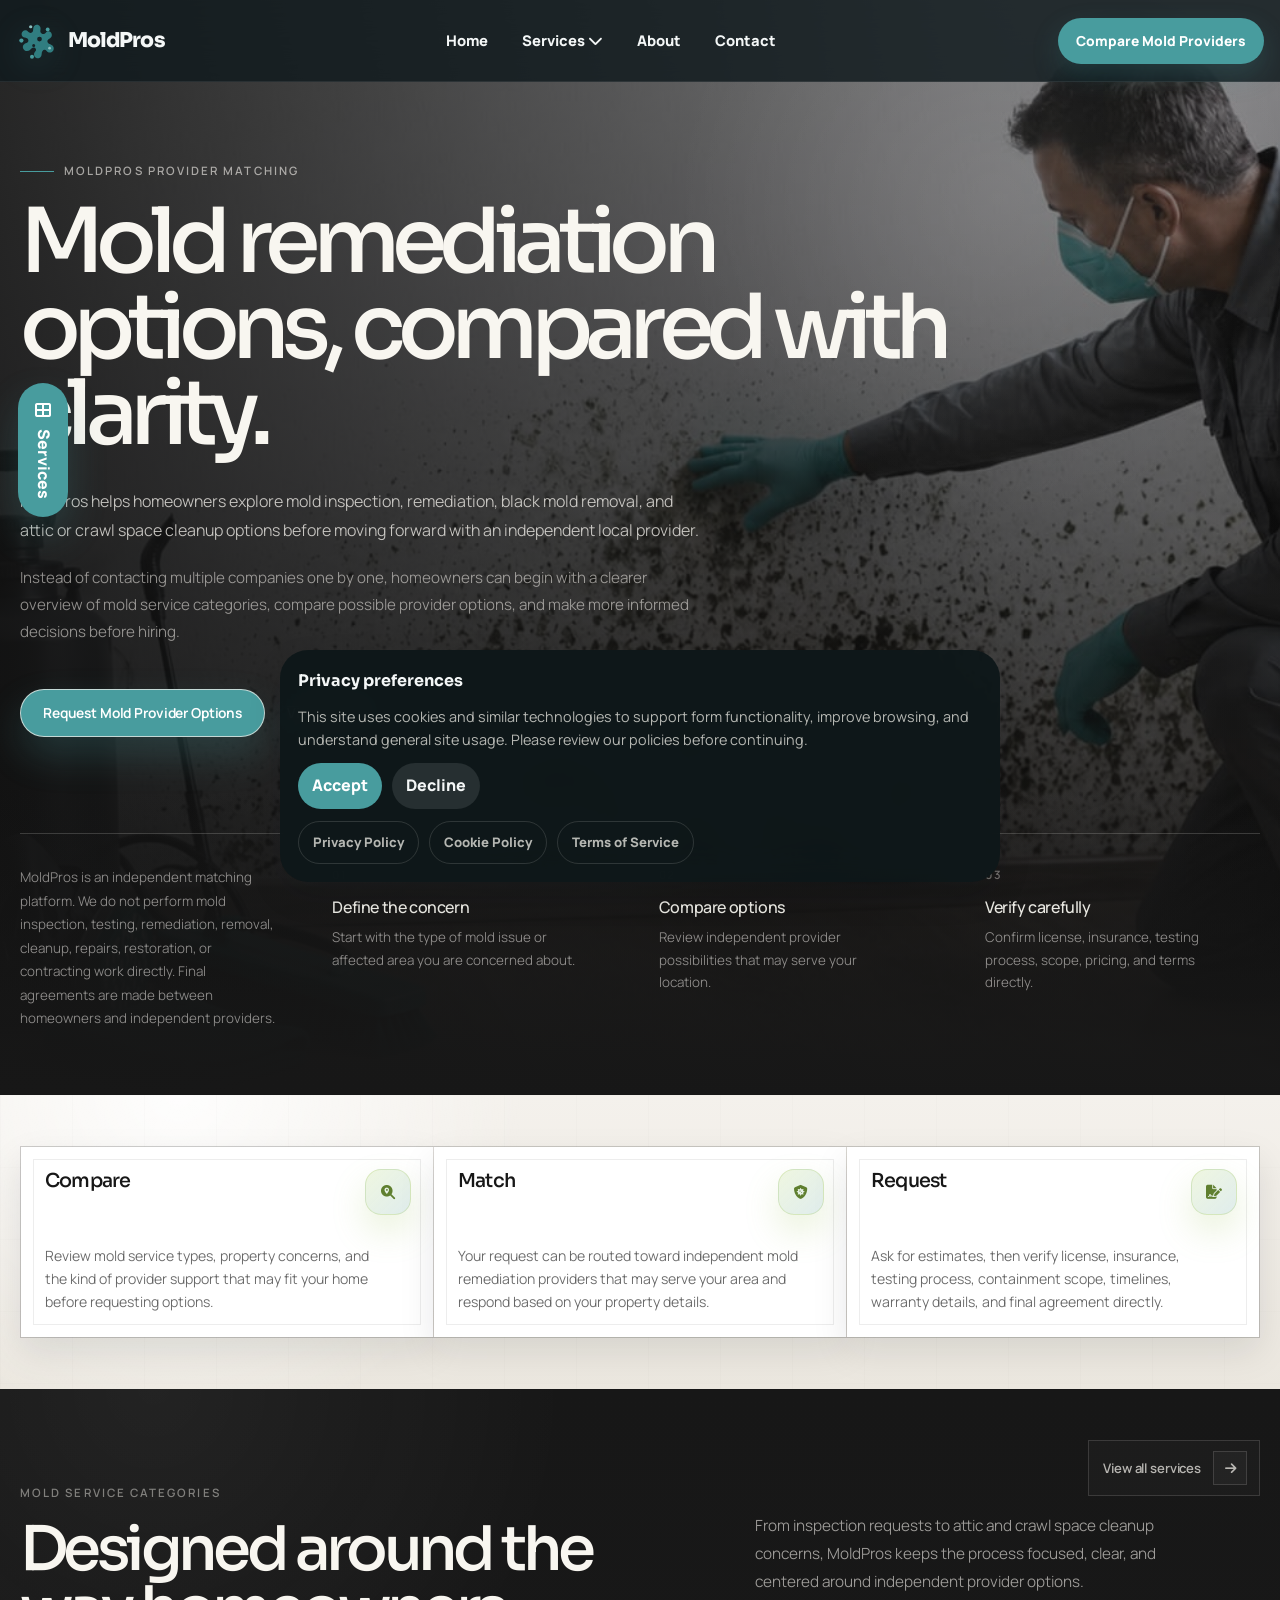
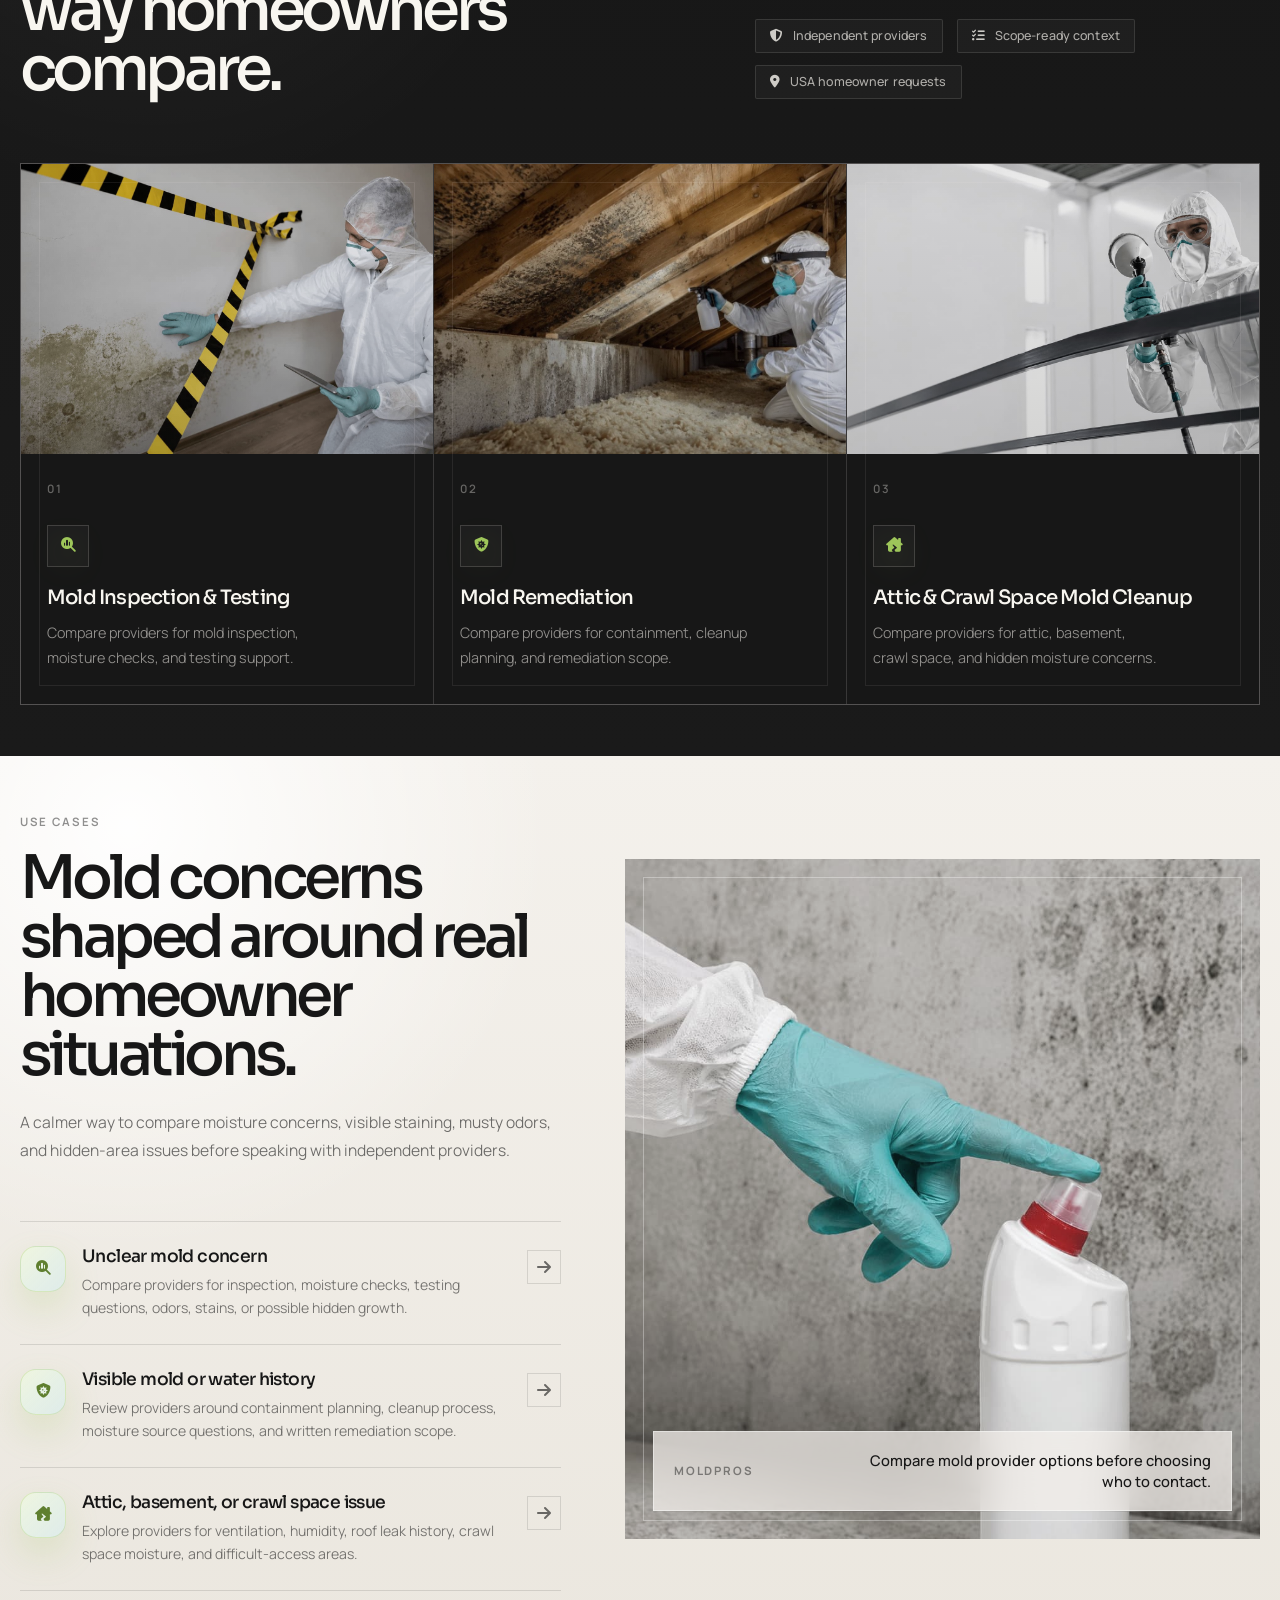
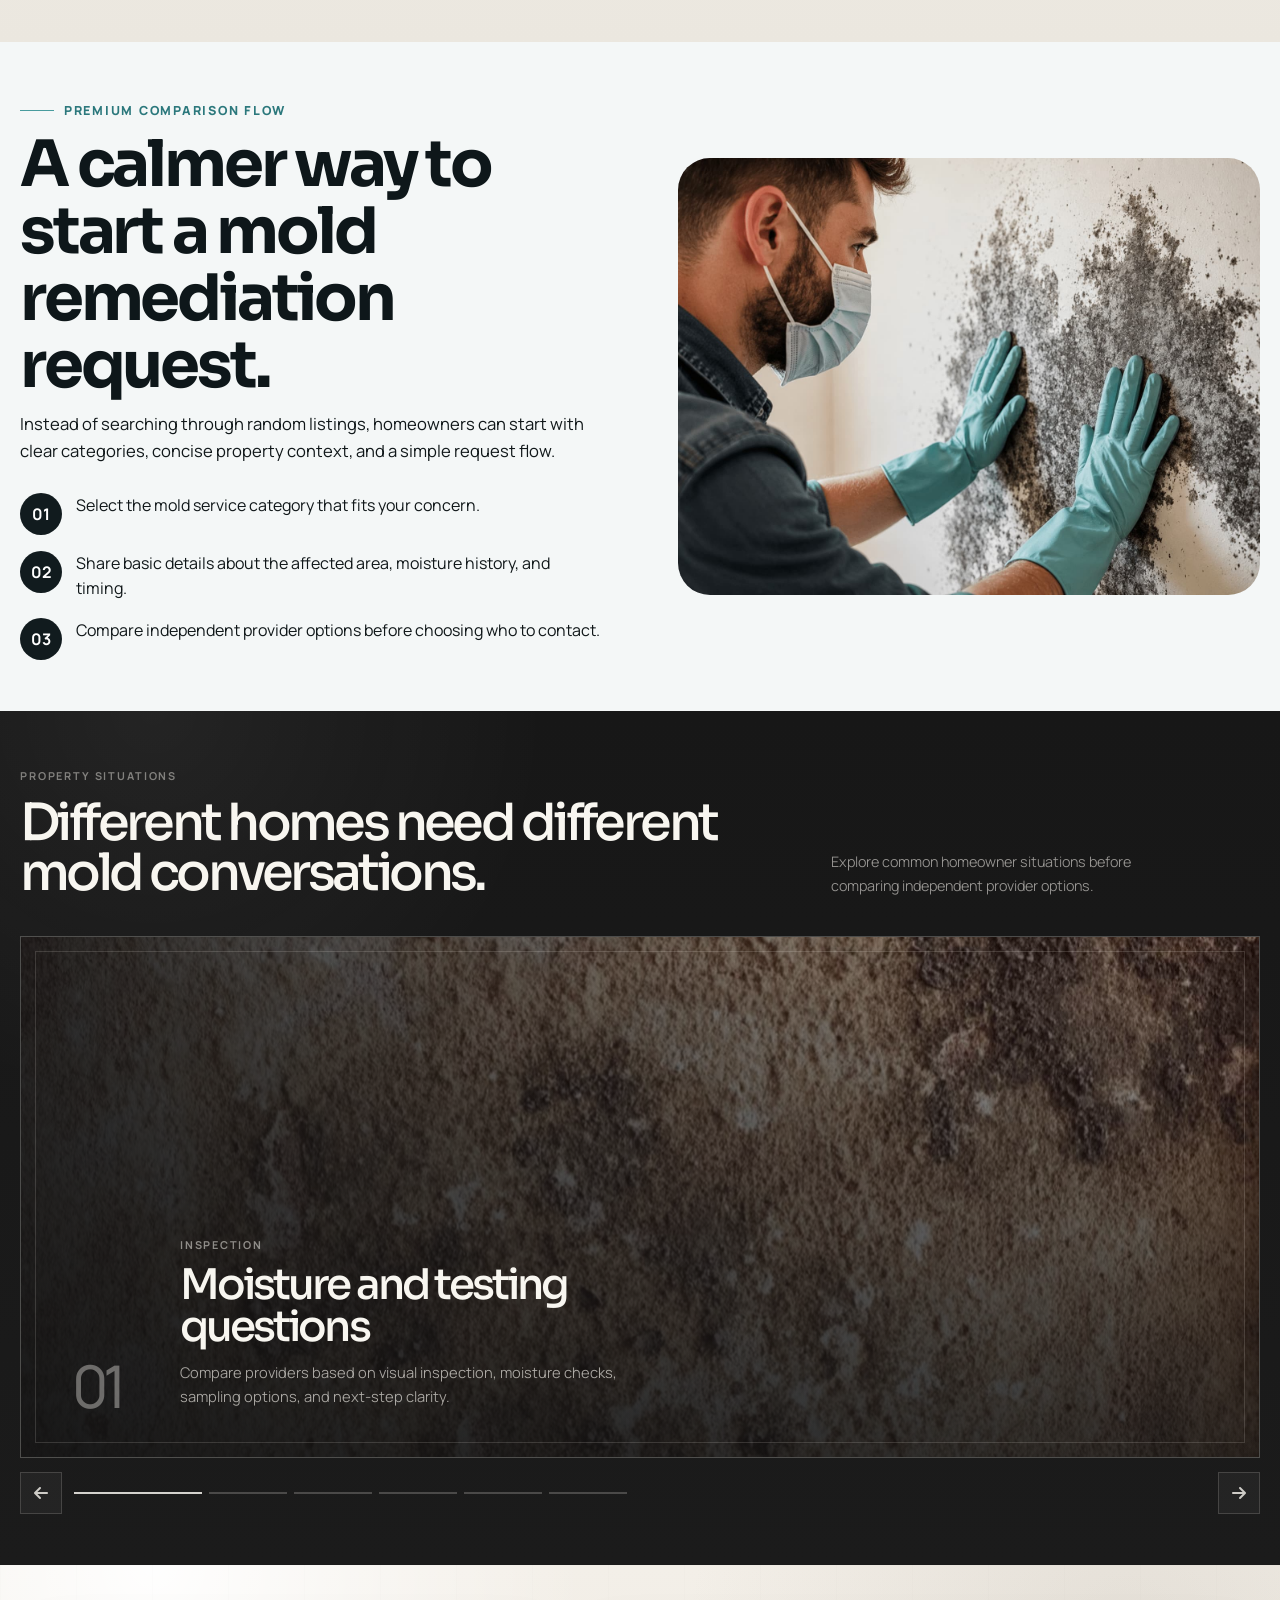
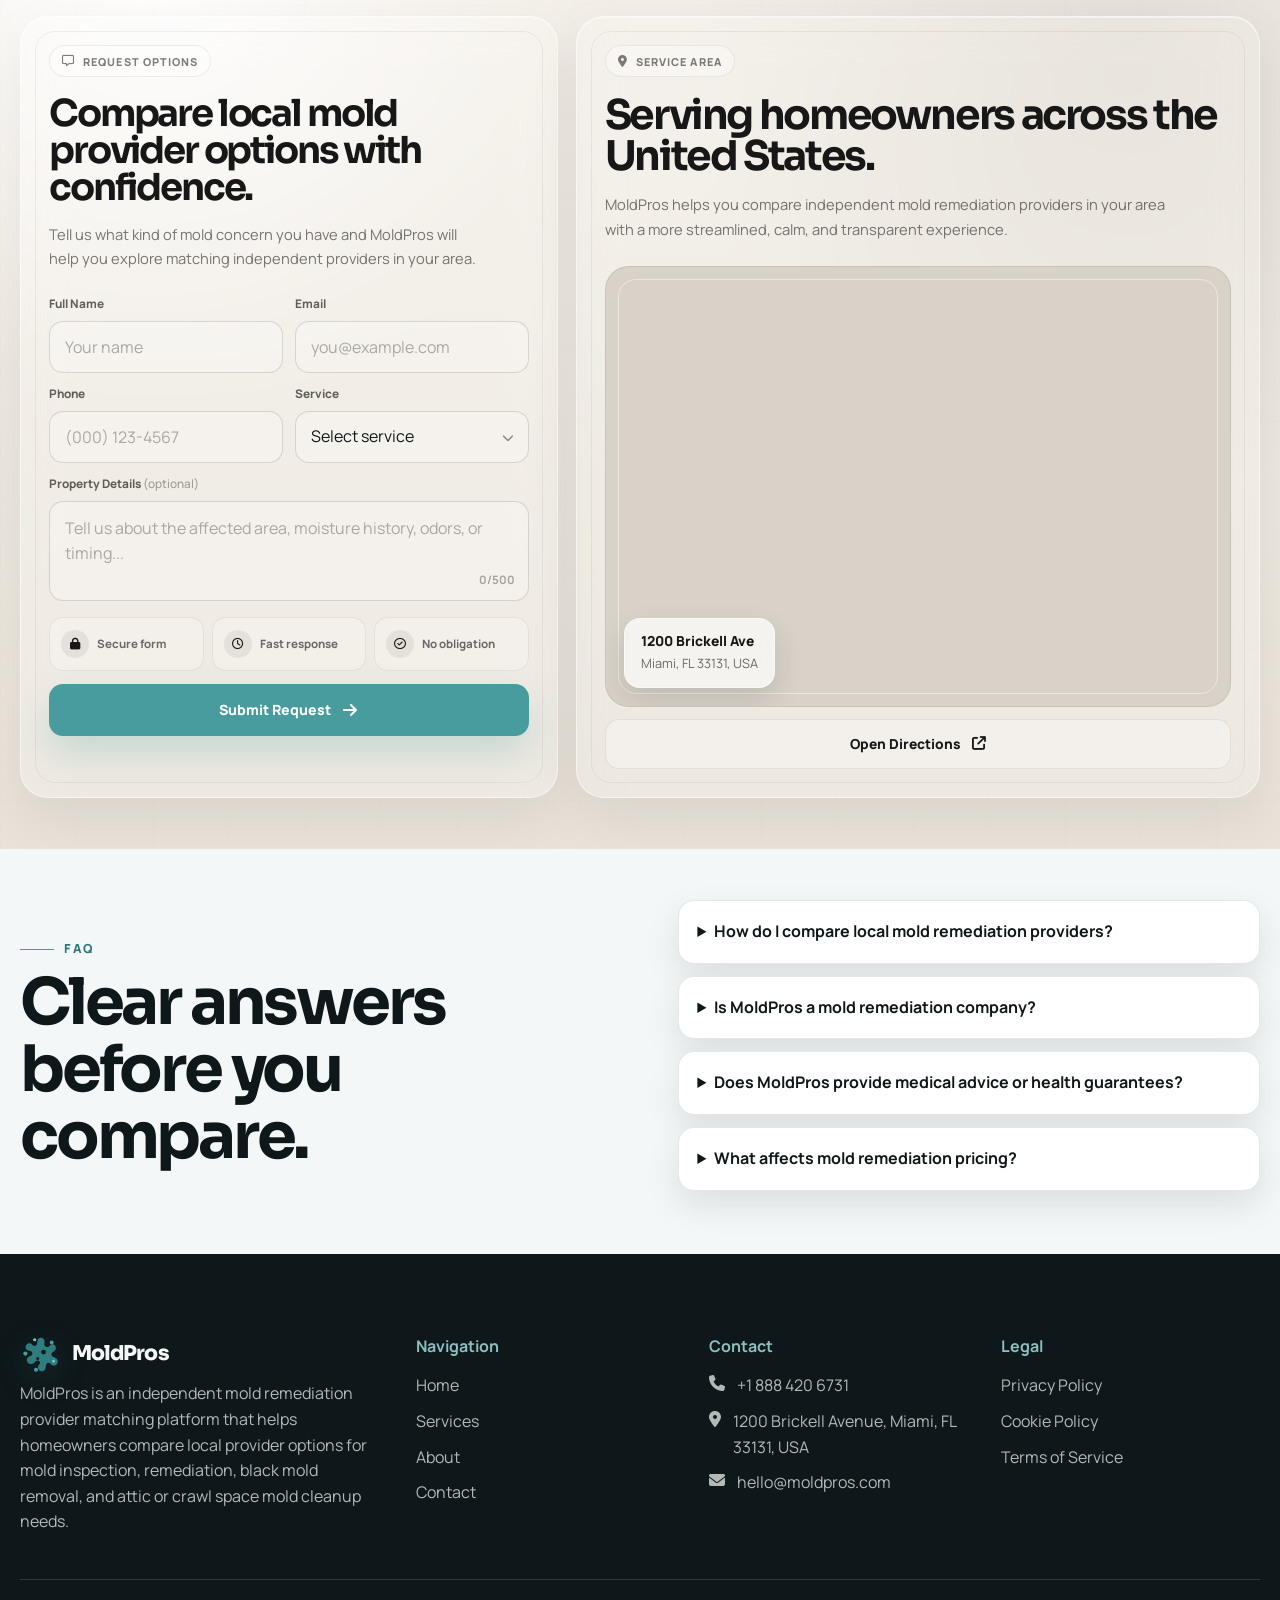
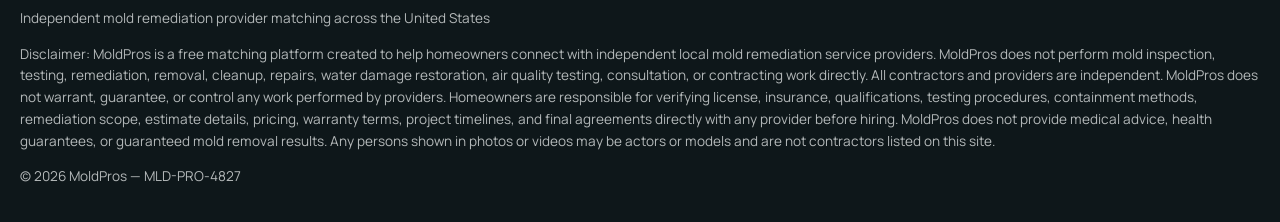
<file: index.html>
<!DOCTYPE html>
<html lang="en">

<head>
    <meta charset="UTF-8">
    <meta name="viewport" content="width=device-width, initial-scale=1.0">
    <title>MoldPros | Compare Local Mold Remediation Providers</title>

    <meta name="description"
        content="MoldPros helps homeowners compare independent local mold remediation providers for inspection, remediation, black mold removal, and attic or crawl space mold cleanup requests.">

    <link rel="icon" href="favicon.svg" type="image/svg+xml">

    <link
        href="https://fonts.googleapis.com/css2?family=Manrope:wght@400;500;600;700;800&family=Sora:wght@500;600;700;800&display=swap"
        rel="stylesheet">

    <link rel="stylesheet" href="https://cdnjs.cloudflare.com/ajax/libs/font-awesome/6.5.0/css/all.min.css">

    <link rel="stylesheet" href="https://cdn.jsdelivr.net/npm/swiper@11/swiper-bundle.min.css" />

    <link rel="stylesheet" href="https://unpkg.com/aos@2.3.1/dist/aos.css">

    <link rel="stylesheet" href="css/style.css">
</head>

<body>
    <a class="skip-link" href="#main">Skip to content</a>

    <header class="site-header">
        <div class="header-inner">
            <a class="logo logo-premium-simple logo-mold-spore" href="index.html" aria-label="MoldPros home">
                <svg class="logo-icon" viewBox="0 0 64 64" fill="none" xmlns="http://www.w3.org/2000/svg"
                    aria-hidden="true">
                    <path fill-rule="evenodd" clip-rule="evenodd"
                        d="M33.2 5.8C38.1 5.8 40.1 10.2 39.1 14.2C38.5 16.7 39.3 19.1 41.5 20.3C43.6 21.5 46.1 20.5 47.7 18.6C50.8 14.8 56.5 16.6 57.3 21.5C57.8 24.7 55.9 27.2 53.3 28.2C50.6 29.3 49.5 31.9 50.8 34.4C52.1 36.8 55.1 37.2 57.5 38.6C61.4 40.8 61.6 46.9 57.4 49.4C54.4 51.2 51.2 50.2 49.1 47.8C47 45.5 43.9 45.6 42.2 48.2C40.8 50.4 41.5 53.4 40.4 55.9C38.5 60.4 32.2 60.9 29.7 56.7C28 53.8 28.8 50.7 31 48.5C32.8 46.7 32.4 43.7 29.9 42.7C26.9 41.5 24.8 43.9 22.4 46.2C19.5 49 14.4 48.6 12.1 45.1C9.5 41.1 11.8 36.8 15.8 35.6C18.7 34.7 20.4 32.7 19.7 30.2C19 27.7 16.4 27 13.8 26.5C9.2 25.6 7.4 20 10.7 16.7C13.4 14 17.2 14.6 19.5 17.2C21.2 19.1 23.9 19.7 25.8 18.1C27.9 16.3 27.2 13.7 27.7 11.2C28.2 8.2 30.2 5.8 33.2 5.8ZM37.6 25.1A3.8 3.8 0 1 0 37.6 32.7A3.8 3.8 0 1 0 37.6 25.1ZM28.3 36.8A2.4 2.4 0 1 0 28.3 41.6A2.4 2.4 0 1 0 28.3 36.8Z"
                        fill="#307D80" />

                    <circle cx="23.5" cy="9.2" r="2.6" fill="#8CC0C0" />
                    <circle cx="50.7" cy="13.5" r="3.1" fill="#489C9E" />
                    <circle cx="8.6" cy="31.2" r="3.4" fill="#489C9E" />
                    <circle cx="53.7" cy="43.5" r="2.2" fill="#8CC0C0" />
                    <circle cx="25.6" cy="57.1" r="3.2" fill="#489C9E" />
                </svg>

                <span class="logo-text">MoldPros</span>
            </a>

            <nav class="desktop-nav" aria-label="Main navigation">
                <a href="index.html">Home</a>

                <div class="nav-dropdown">
                    <button class="nav-dropdown-toggle" type="button" aria-expanded="false">
                        Services <i class="fa-solid fa-chevron-down"></i>
                    </button>

                    <div class="services-dropdown" data-services-dropdown></div>
                </div>

                <a href="about.html">About</a>
                <a href="contact.html">Contact</a>
            </nav>

            <div class="header-actions">
                <a class="btn btn-primary" href="tel:+18884206731" data-phone>
                    Compare Mold Providers
                </a>

                <button class="mobile-menu-toggle" type="button" data-menu-toggle aria-label="Open menu"
                    aria-expanded="false">
                    <i class="fa-solid fa-bars"></i>
                </button>
            </div>
        </div>
    </header>

    <div class="mobile-menu" data-mobile-menu aria-hidden="true">
        <div class="mobile-menu-inner">
            <nav class="mobile-nav" aria-label="Mobile navigation">
                <a href="index.html">Home</a>

                <button class="mobile-services-toggle" type="button" data-mobile-services-toggle aria-expanded="false">
                    Services <i class="fa-solid fa-plus"></i>
                </button>

                <div class="mobile-services-list" data-mobile-services-list></div>

                <a href="about.html">About</a>
                <a href="contact.html">Contact</a>
            </nav>

            <div class="mobile-contact">
                <a href="tel:+18884206731" data-phone-number>+1 888 420 6731</a>
                <a href="mailto:hello@moldpros.com" data-email-link data-email>hello@moldpros.com</a>
                <span data-address>1200 Brickell Avenue, Miami, FL 33131, USA</span>
            </div>
        </div>
    </div>

    <a class="sticky-service-btn" href="services.html">
        <i class="fa-solid fa-table-cells-large"></i>
        Services
    </a>

    <main id="main">

        <section class="home-hero">
            <div class="hero-bg">
                <img src="images/home/hero-mold-remediation.jpg"
                    alt="Mold remediation specialist inspecting a clean residential interior">
            </div>

            <div class="hero-overlay"></div>

            <div class="container">
                <div class="hero-grid">
                    <div class="hero-content reveal-up">
                        <span class="eyebrow">MoldPros Provider Matching</span>

                        <h1>
                            Mold remediation options, compared with clarity.
                        </h1>

                        <p class="lead">
                            MoldPros helps homeowners explore mold inspection, remediation,
                            black mold removal, and attic or crawl space cleanup options before moving forward
                            with an independent local provider.
                        </p>

                        <p class="hero-subtext">
                            Instead of contacting multiple companies one by one, homeowners can begin with a clearer
                            overview of mold service categories, compare possible provider options, and make more
                            informed decisions before hiring.
                        </p>

                        <div class="hero-actions">
                            <a class="btn btn-primary" href="contact.html">
                                Request Mold Provider Options
                            </a>

                            <a class="btn btn-outline" href="services.html">
                                View Services
                            </a>
                        </div>
                    </div>
                </div>

                <div class="home-hero-meta reveal-up">
                    <p class="home-hero-meta-note">
                        MoldPros is an independent matching platform. We do not perform mold inspection,
                        testing, remediation, removal, cleanup, repairs, restoration, or contracting work directly.
                        Final agreements are made between homeowners and independent providers.
                    </p>

                    <div class="home-hero-meta-item">
                        <span>01</span>
                        <strong>Define the concern</strong>
                        <p>Start with the type of mold issue or affected area you are concerned about.</p>
                    </div>

                    <div class="home-hero-meta-item">
                        <span>02</span>
                        <strong>Compare options</strong>
                        <p>Review independent provider possibilities that may serve your location.</p>
                    </div>

                    <div class="home-hero-meta-item">
                        <span>03</span>
                        <strong>Verify carefully</strong>
                        <p>Confirm license, insurance, testing process, scope, pricing, and terms directly.</p>
                    </div>
                </div>
            </div>
        </section>

        <section class="home-strip section">
            <div class="container strip-grid">
                <div class="strip-item reveal-up">
                    <i class="fa-solid fa-magnifying-glass-location"></i>
                    <h3>Compare</h3>
                    <p>
                        Review mold service types, property concerns, and the kind of provider support
                        that may fit your home before requesting options.
                    </p>
                </div>

                <div class="strip-item reveal-up">
                    <i class="fa-solid fa-shield-virus"></i>
                    <h3>Match</h3>
                    <p>
                        Your request can be routed toward independent mold remediation providers that may serve
                        your area and respond based on your property details.
                    </p>
                </div>

                <div class="strip-item reveal-up">
                    <i class="fa-solid fa-file-signature"></i>
                    <h3>Request</h3>
                    <p>
                        Ask for estimates, then verify license, insurance, testing process, containment scope,
                        timelines, warranty details, and final agreement directly.
                    </p>
                </div>
            </div>
        </section>

        <section class="home-services section">
            <div class="container">
                <div class="home-services-head reveal-up">
                    <div class="home-services-head__left">
                        <span class="home-services-kicker">Mold service categories</span>
                        <h2>Designed around the way homeowners compare.</h2>
                    </div>

                    <div class="home-services-head__right">
                        <div class="home-services-actions">
                            <a class="home-services-all" href="services.html" aria-label="View all services">
                                <span>View all services</span>
                                <i class="fa-solid fa-arrow-right" aria-hidden="true"></i>
                            </a>
                        </div>

                        <p class="home-services-lead">
                            From inspection requests to attic and crawl space cleanup concerns, MoldPros keeps the
                            process focused, clear, and centered around independent provider options.
                        </p>

                        <div class="home-services-meta">
                            <span><i class="fa-solid fa-shield-halved"></i> Independent providers</span>
                            <span><i class="fa-solid fa-list-check"></i> Scope-ready context</span>
                            <span><i class="fa-solid fa-location-dot"></i> USA homeowner requests</span>
                        </div>
                    </div>
                </div>

                <div class="home-services-grid">
                    <a class="home-service-card reveal-up" href="mold-inspection-testing.html">
                        <div class="home-service-card__image">
                            <img src="images/services/mold-inspection-testing.jpg"
                                alt="Mold inspection specialist checking moisture in a home">
                        </div>

                        <div class="home-service-card__content">
                            <span class="home-service-card__number">01</span>
                            <i class="fa-solid fa-magnifying-glass-chart"></i>
                            <h3>Mold Inspection & Testing</h3>
                            <p>Compare providers for mold inspection, moisture checks, and testing support.</p>
                        </div>
                    </a>

                    <a class="home-service-card reveal-up" href="mold-remediation.html">
                        <div class="home-service-card__image">
                            <img src="images/services/mold-remediation.jpg"
                                alt="Mold remediation equipment in a clean residential space">
                        </div>

                        <div class="home-service-card__content">
                            <span class="home-service-card__number">02</span>
                            <i class="fa-solid fa-shield-virus"></i>
                            <h3>Mold Remediation</h3>
                            <p>Compare providers for containment, cleanup planning, and remediation scope.</p>
                        </div>
                    </a>

                    <a class="home-service-card reveal-up" href="attic-crawl-space-mold.html">
                        <div class="home-service-card__image">
                            <img src="images/services/attic-crawl-space-mold.jpg"
                                alt="Attic and crawl space mold inspection support">
                        </div>

                        <div class="home-service-card__content">
                            <span class="home-service-card__number">03</span>
                            <i class="fa-solid fa-house-chimney-crack"></i>
                            <h3>Attic & Crawl Space Mold Cleanup</h3>
                            <p>Compare providers for attic, basement, crawl space, and hidden moisture concerns.</p>
                        </div>
                    </a>
                </div>
            </div>
        </section>

        <section class="home-usecases section">
            <div class="container">
                <div class="home-usecases-grid">

                    <div class="home-usecases-content reveal-up">
                        <span class="home-usecases-kicker">Use cases</span>

                        <h2>
                            Mold concerns shaped around real homeowner situations.
                        </h2>

                        <p class="home-usecases-lead">
                            A calmer way to compare moisture concerns, visible staining, musty odors,
                            and hidden-area issues before speaking with independent providers.
                        </p>

                        <div class="home-usecases-list">
                            <a class="home-usecase-item" href="mold-inspection-testing.html">
                                <div class="home-usecase-icon">
                                    <i class="fa-solid fa-magnifying-glass-chart"></i>
                                </div>

                                <div>
                                    <h3>Unclear mold concern</h3>
                                    <p>
                                        Compare providers for inspection, moisture checks, testing questions,
                                        odors, stains, or possible hidden growth.
                                    </p>
                                </div>

                                <span class="home-usecase-arrow">
                                    <i class="fa-solid fa-arrow-right"></i>
                                </span>
                            </a>

                            <a class="home-usecase-item" href="mold-remediation.html">
                                <div class="home-usecase-icon">
                                    <i class="fa-solid fa-shield-virus"></i>
                                </div>

                                <div>
                                    <h3>Visible mold or water history</h3>
                                    <p>
                                        Review providers around containment planning, cleanup process,
                                        moisture source questions, and written remediation scope.
                                    </p>
                                </div>

                                <span class="home-usecase-arrow">
                                    <i class="fa-solid fa-arrow-right"></i>
                                </span>
                            </a>

                            <a class="home-usecase-item" href="attic-crawl-space-mold.html">
                                <div class="home-usecase-icon">
                                    <i class="fa-solid fa-house-chimney-crack"></i>
                                </div>

                                <div>
                                    <h3>Attic, basement, or crawl space issue</h3>
                                    <p>
                                        Explore providers for ventilation, humidity, roof leak history,
                                        crawl space moisture, and difficult-access areas.
                                    </p>
                                </div>

                                <span class="home-usecase-arrow">
                                    <i class="fa-solid fa-arrow-right"></i>
                                </span>
                            </a>
                        </div>
                    </div>

                    <div class="home-usecases-media reveal-up">
                        <img src="images/home/usecases-mold.jpg"
                            alt="Clean mold remediation inspection scene in a residential property">

                        <div class="home-usecases-media-note">
                            <span>MoldPros</span>
                            <strong>Compare mold provider options before choosing who to contact.</strong>
                        </div>
                    </div>

                </div>
            </div>
        </section>

        <section class="home-experience section">
            <div class="container experience-grid">
                <div class="experience-copy reveal-up">
                    <span class="eyebrow">Premium comparison flow</span>
                    <h2>A calmer way to start a mold remediation request.</h2>
                    <p class="lead">
                        Instead of searching through random listings, homeowners can start with
                        clear categories, concise property context, and a simple request flow.
                    </p>

                    <div class="experience-list">
                        <div>
                            <span>01</span>
                            <p>Select the mold service category that fits your concern.</p>
                        </div>
                        <div>
                            <span>02</span>
                            <p>Share basic details about the affected area, moisture history, and timing.</p>
                        </div>
                        <div>
                            <span>03</span>
                            <p>Compare independent provider options before choosing who to contact.</p>
                        </div>
                    </div>
                </div>

                <div class="experience-visual reveal-up">
                    <img src="images/home/mold-experience.jpg"
                        alt="Professional mold remediation equipment in a clean room">
                </div>
            </div>
        </section>

        <section class="home-slider section">
            <div class="container">
                <div class="home-slider-head reveal-up">
                    <div>
                        <span class="home-slider-kicker">Property situations</span>
                        <h2>Different homes need different mold conversations.</h2>
                    </div>

                    <p>
                        Explore common homeowner situations before comparing independent provider options.
                    </p>
                </div>

                <div class="home-slider-frame reveal-up">
                    <div class="swiper homeProjectSwiper">
                        <div class="swiper-wrapper">

                            <div class="swiper-slide project-slide">
                                <img src="images/home/slider-mold-inspection.jpg"
                                    alt="Mold inspection and moisture testing in a home">

                                <div class="project-slide-overlay"></div>

                                <div class="project-slide-content">
                                    <span class="project-slide-number">01</span>

                                    <div>
                                        <span class="project-slide-label">Inspection</span>
                                        <h3>Moisture and testing questions</h3>
                                        <p>
                                            Compare providers based on visual inspection, moisture checks,
                                            sampling options, and next-step clarity.
                                        </p>
                                    </div>
                                </div>
                            </div>

                            <div class="swiper-slide project-slide">
                                <img src="images/home/slider-mold-remediation.jpg"
                                    alt="Mold remediation containment and cleanup process">

                                <div class="project-slide-overlay"></div>

                                <div class="project-slide-content">
                                    <span class="project-slide-number">02</span>

                                    <div>
                                        <span class="project-slide-label">Remediation</span>
                                        <h3>Containment and cleanup scope</h3>
                                        <p>
                                            Review providers who can explain containment methods,
                                            affected materials, disposal, and written scope.
                                        </p>
                                    </div>
                                </div>
                            </div>

                            <div class="swiper-slide project-slide">
                                <img src="images/home/slider-black-mold.jpg"
                                    alt="Specialist checking suspected black mold area">

                                <div class="project-slide-overlay"></div>

                                <div class="project-slide-content">
                                    <span class="project-slide-number">03</span>

                                    <div>
                                        <span class="project-slide-label">Black Mold</span>
                                        <h3>Dark staining or recurring growth</h3>
                                        <p>
                                            Explore providers for suspected black mold concerns,
                                            recurring moisture, and careful cleanup planning.
                                        </p>
                                    </div>
                                </div>
                            </div>

                            <div class="swiper-slide project-slide">
                                <img src="images/home/slider-attic-mold.jpg"
                                    alt="Attic mold inspection and ventilation review">

                                <div class="project-slide-overlay"></div>

                                <div class="project-slide-content">
                                    <span class="project-slide-number">04</span>

                                    <div>
                                        <span class="project-slide-label">Attic</span>
                                        <h3>Ventilation and roof leak history</h3>
                                        <p>
                                            Compare providers around attic staining, humidity,
                                            insulation concerns, and ventilation questions.
                                        </p>
                                    </div>
                                </div>
                            </div>

                            <div class="swiper-slide project-slide">
                                <img src="images/home/slider-crawl-space-mold.jpg"
                                    alt="Crawl space moisture and mold cleanup support">

                                <div class="project-slide-overlay"></div>

                                <div class="project-slide-content">
                                    <span class="project-slide-number">05</span>

                                    <div>
                                        <span class="project-slide-label">Crawl Space</span>
                                        <h3>Hidden moisture areas</h3>
                                        <p>
                                            Compare providers based on access needs, crawl space moisture,
                                            vapor issues, and cleanup expectations.
                                        </p>
                                    </div>
                                </div>
                            </div>

                            <div class="swiper-slide project-slide">
                                <img src="images/home/slider-basement-mold.jpg"
                                    alt="Basement moisture and mold remediation review">

                                <div class="project-slide-overlay"></div>

                                <div class="project-slide-content">
                                    <span class="project-slide-number">06</span>

                                    <div>
                                        <span class="project-slide-label">Basement</span>
                                        <h3>Basement odor or staining</h3>
                                        <p>
                                            Compare providers for moisture-prone spaces, musty odors,
                                            wall staining, and source-control questions.
                                        </p>
                                    </div>
                                </div>
                            </div>

                        </div>
                    </div>

                    <div class="home-slider-controls">
                        <button class="home-slider-btn home-slider-prev" type="button" aria-label="Previous slide">
                            <i class="fa-solid fa-arrow-left"></i>
                        </button>

                        <div class="swiper-pagination home-slider-pagination"></div>

                        <button class="home-slider-btn home-slider-next" type="button" aria-label="Next slide">
                            <i class="fa-solid fa-arrow-right"></i>
                        </button>
                    </div>
                </div>
            </div>
        </section>

        <section class="home-contact section" id="contact">
            <div class="container">
                <div class="home-contact-grid">

                    <div class="home-contact-card home-contact-form-card">
                        <div class="home-contact-card-inner">
                            <div class="home-contact-top">
                                <span class="home-contact-kicker">
                                    <i class="fa-regular fa-message"></i>
                                    Request options
                                </span>

                                <h2>Compare local mold provider options with confidence.</h2>

                                <p class="home-contact-text">
                                    Tell us what kind of mold concern you have and MoldPros will help you
                                    explore matching independent providers in your area.
                                </p>
                            </div>

                            <form class="home-contact-form" data-lead-form>
                                <div class="home-contact-form-grid">
                                    <label class="home-contact-field">
                                        <span>Full Name</span>
                                        <input type="text" name="name" placeholder="Your name" required>
                                    </label>

                                    <label class="home-contact-field">
                                        <span>Email</span>
                                        <input type="email" name="email" placeholder="you@example.com" required>
                                    </label>

                                    <label class="home-contact-field">
                                        <span>Phone</span>
                                        <input type="tel" name="phone" placeholder="(000) 123-4567" required>
                                    </label>

                                    <label class="home-contact-field home-contact-select">
                                        <span>Service</span>
                                        <select name="service" required>
                                            <option value="">Select service</option>
                                            <option>Mold Inspection & Testing</option>
                                            <option>Mold Remediation</option>
                                            <option>Black Mold Removal</option>
                                            <option>Attic & Crawl Space Mold Cleanup</option>
                                        </select>
                                        <i class="fa-solid fa-chevron-down"></i>
                                    </label>

                                    <label class="home-contact-field home-contact-field-wide">
                                        <span>Property Details <em>(optional)</em></span>
                                        <textarea name="message" maxlength="500"
                                            placeholder="Tell us about the affected area, moisture history, odors, or timing..."></textarea>
                                        <small>0/500</small>
                                    </label>
                                </div>

                                <div class="home-contact-bottom">
                                    <div class="home-contact-trust">
                                        <div>
                                            <i class="fa-solid fa-lock"></i>
                                            <span>Secure form</span>
                                        </div>
                                        <div>
                                            <i class="fa-regular fa-clock"></i>
                                            <span>Fast response</span>
                                        </div>
                                        <div>
                                            <i class="fa-regular fa-circle-check"></i>
                                            <span>No obligation</span>
                                        </div>
                                    </div>

                                    <button class="home-contact-submit" type="submit">
                                        Submit Request
                                        <i class="fa-solid fa-arrow-right"></i>
                                    </button>

                                    <p class="form-message" data-form-message></p>
                                </div>
                            </form>
                        </div>
                    </div>

                    <div class="home-contact-card home-contact-map-card-wrap">
                        <div class="home-contact-card-inner">
                            <div class="home-contact-map-head">
                                <span class="home-contact-kicker">
                                    <i class="fa-solid fa-location-dot"></i>
                                    Service area
                                </span>

                                <h3>Serving homeowners across the United States.</h3>

                                <p>
                                    MoldPros helps you compare independent mold remediation providers
                                    in your area with a more streamlined, calm, and transparent experience.
                                </p>
                            </div>

                            <div class="home-contact-map-box">
                                <iframe
                                    src="https://www.google.com/maps?q=1200%20Brickell%20Avenue%20Miami%20FL%2033131%20USA&output=embed"
                                    loading="lazy" referrerpolicy="no-referrer-when-downgrade"
                                    title="MoldPros location map">
                                </iframe>

                                <div class="home-contact-map-overlay">
                                    <div class="home-contact-address">
                                        <strong>1200 Brickell Ave</strong>
                                        <span>Miami, FL 33131, USA</span>
                                    </div>
                                </div>
                            </div>

                            <div class="home-contact-map-footer">
                                <div class="home-contact-mini-stats">
                                    <div>
                                        <strong>50+</strong>
                                        <span>States</span>
                                    </div>
                                    <div>
                                        <strong>4</strong>
                                        <span>Categories</span>
                                    </div>
                                    <div>
                                        <strong>100%</strong>
                                        <span>Independent</span>
                                    </div>
                                </div>

                                <a class="home-contact-map-link"
                                    href="https://www.google.com/maps?q=1200%20Brickell%20Avenue%20Miami%20FL%2033131%20USA"
                                    target="_blank">
                                    Open Directions
                                    <i class="fa-solid fa-arrow-up-right-from-square"></i>
                                </a>
                            </div>
                        </div>
                    </div>

                </div>
            </div>
        </section>

        <section class="home-faq section">
            <div class="container faq-grid">
                <div class="section-header reveal-up">
                    <div class="section-header__main">
                        <span class="eyebrow">FAQ</span>
                        <h2>Clear answers before you compare.</h2>
                    </div>
                </div>

                <div class="faq-list reveal-up">
                    <details>
                        <summary>How do I compare local mold remediation providers?</summary>
                        <p>Start by choosing a service category, then request provider options based on your concern,
                            location, affected area, moisture history, timing, and property details.</p>
                    </details>

                    <details>
                        <summary>Is MoldPros a mold remediation company?</summary>
                        <p>No. MoldPros is an independent matching platform. Contractors and providers are independent,
                            and homeowners choose who they contact or hire.</p>
                    </details>

                    <details>
                        <summary>Does MoldPros provide medical advice or health guarantees?</summary>
                        <p>No. MoldPros does not provide medical advice, health evaluations, or guaranteed health
                            outcomes. Homeowners should consult qualified professionals for health-related concerns.</p>
                    </details>

                    <details>
                        <summary>What affects mold remediation pricing?</summary>
                        <p>Pricing may depend on the affected area, moisture source, property access, containment needs,
                            testing process, material removal, cleanup scope, location, and the provider selected.</p>
                    </details>
                </div>
            </div>
        </section>
    </main>

    <footer class="site-footer"></footer>

    <script type="application/ld+json">
    {
        "@context": "https://schema.org",
        "@type": "FAQPage",
        "mainEntity": [
            {
                "@type": "Question",
                "name": "How do I compare local mold remediation providers?",
                "acceptedAnswer": {
                    "@type": "Answer",
                    "text": "Start by choosing a service category, then request provider options based on your concern, location, affected area, moisture history, timing, and property details."
                }
            },
            {
                "@type": "Question",
                "name": "Is MoldPros a mold remediation company?",
                "acceptedAnswer": {
                    "@type": "Answer",
                    "text": "No. MoldPros is an independent matching platform. Contractors and providers are independent, and homeowners choose who they contact or hire."
                }
            },
            {
                "@type": "Question",
                "name": "Does MoldPros provide medical advice or health guarantees?",
                "acceptedAnswer": {
                    "@type": "Answer",
                    "text": "No. MoldPros does not provide medical advice, health evaluations, or guaranteed health outcomes. Homeowners should consult qualified professionals for health-related concerns."
                }
            },
            {
                "@type": "Question",
                "name": "What affects mold remediation pricing?",
                "acceptedAnswer": {
                    "@type": "Answer",
                    "text": "Pricing may depend on the affected area, moisture source, property access, containment needs, testing process, material removal, cleanup scope, location, and the provider selected."
                }
            }
        ]
    }
    </script>

    <script src="https://cdn.jsdelivr.net/npm/swiper@11/swiper-bundle.min.js"></script>
    <script src="https://unpkg.com/aos@2.3.1/dist/aos.js"></script>

    <script src="js/config.js"></script>
    <script src="js/services-data.js"></script>
    <script src="js/main.js"></script>
    <script src="js/home.js"></script>
</body>

</html>
</file>
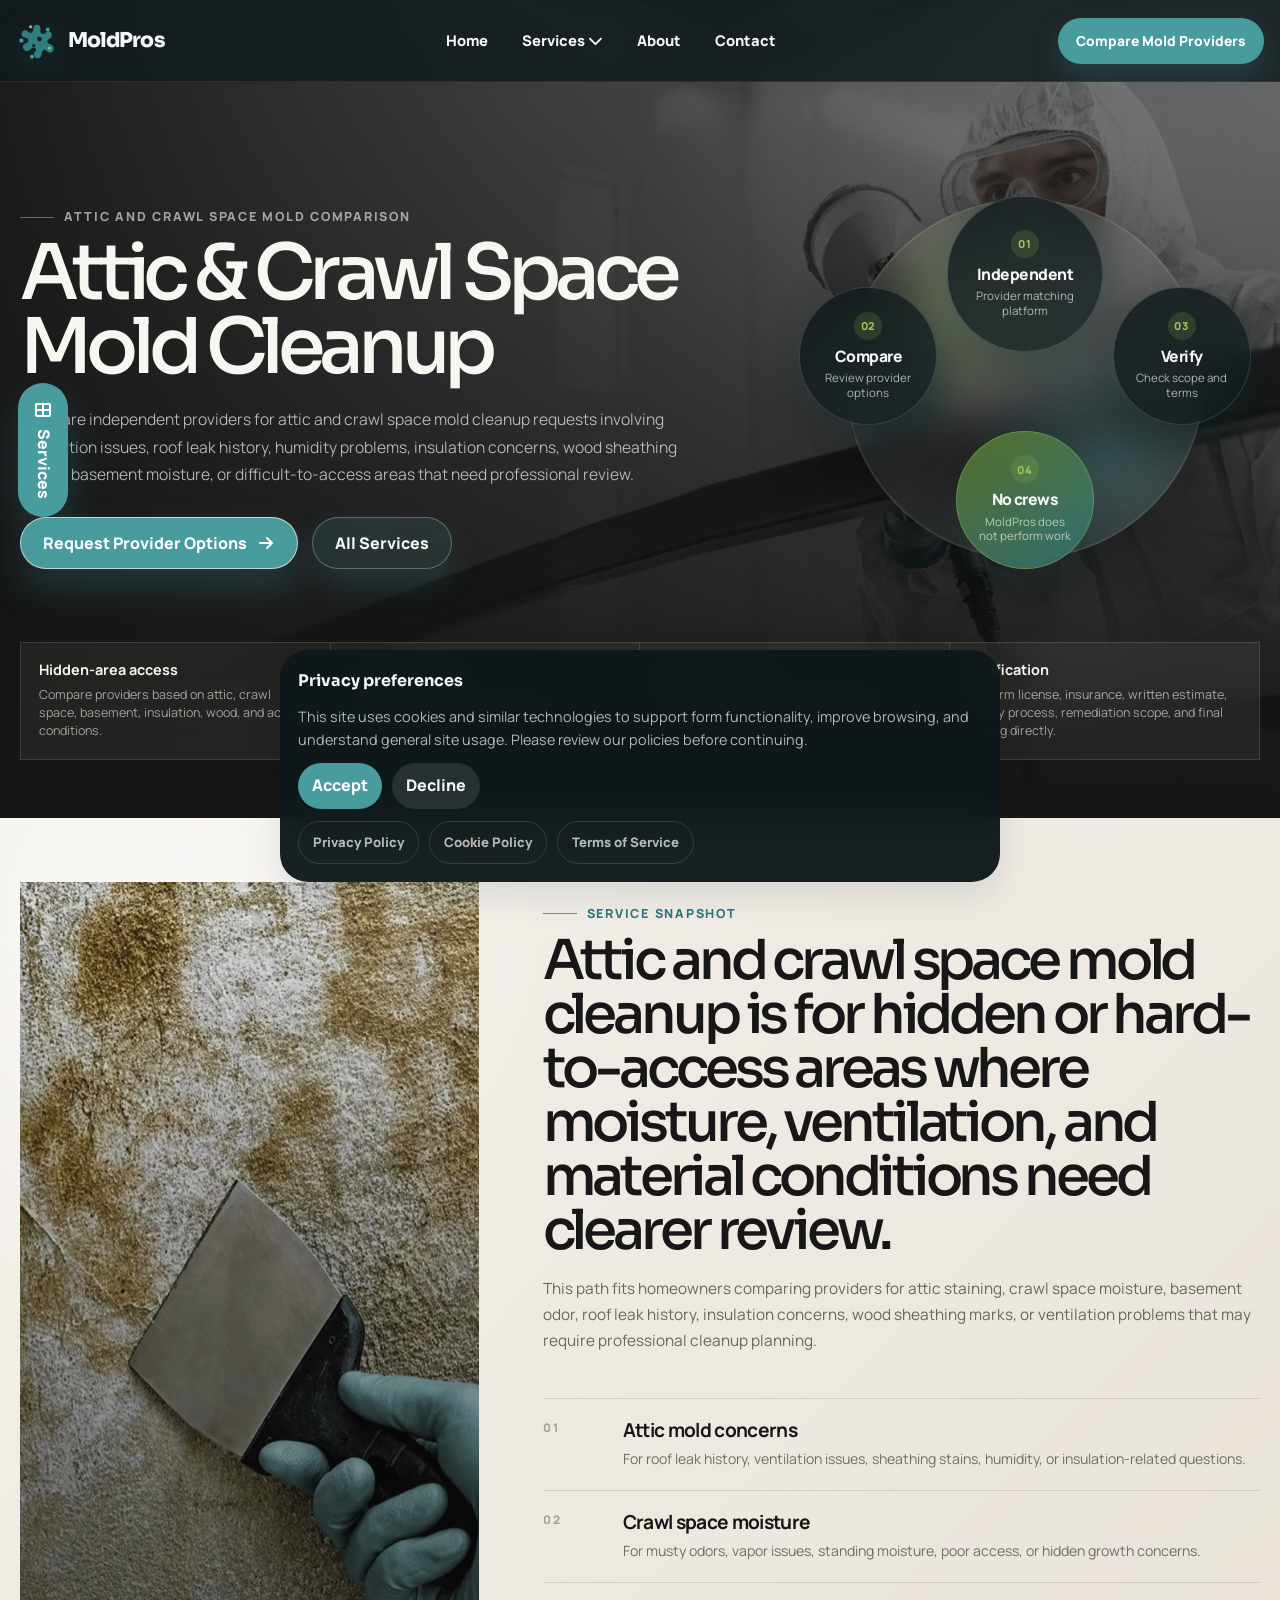
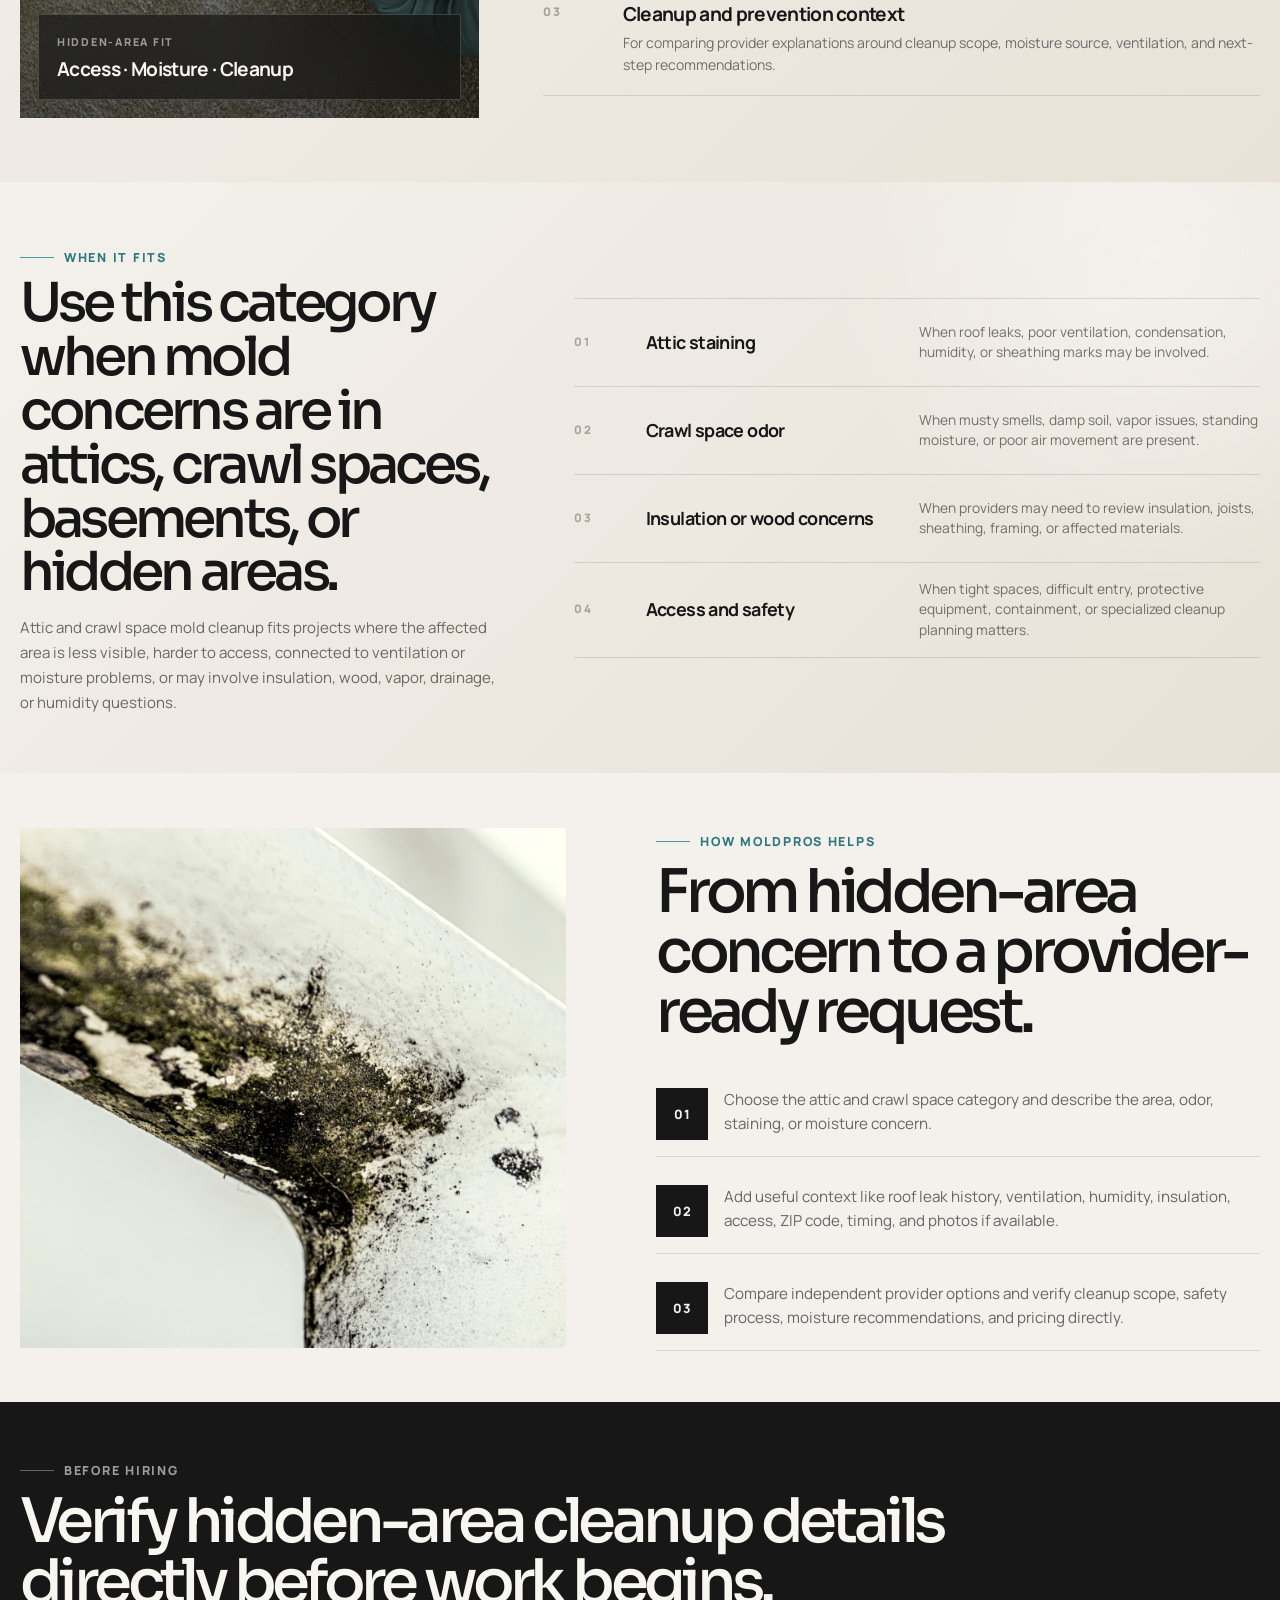
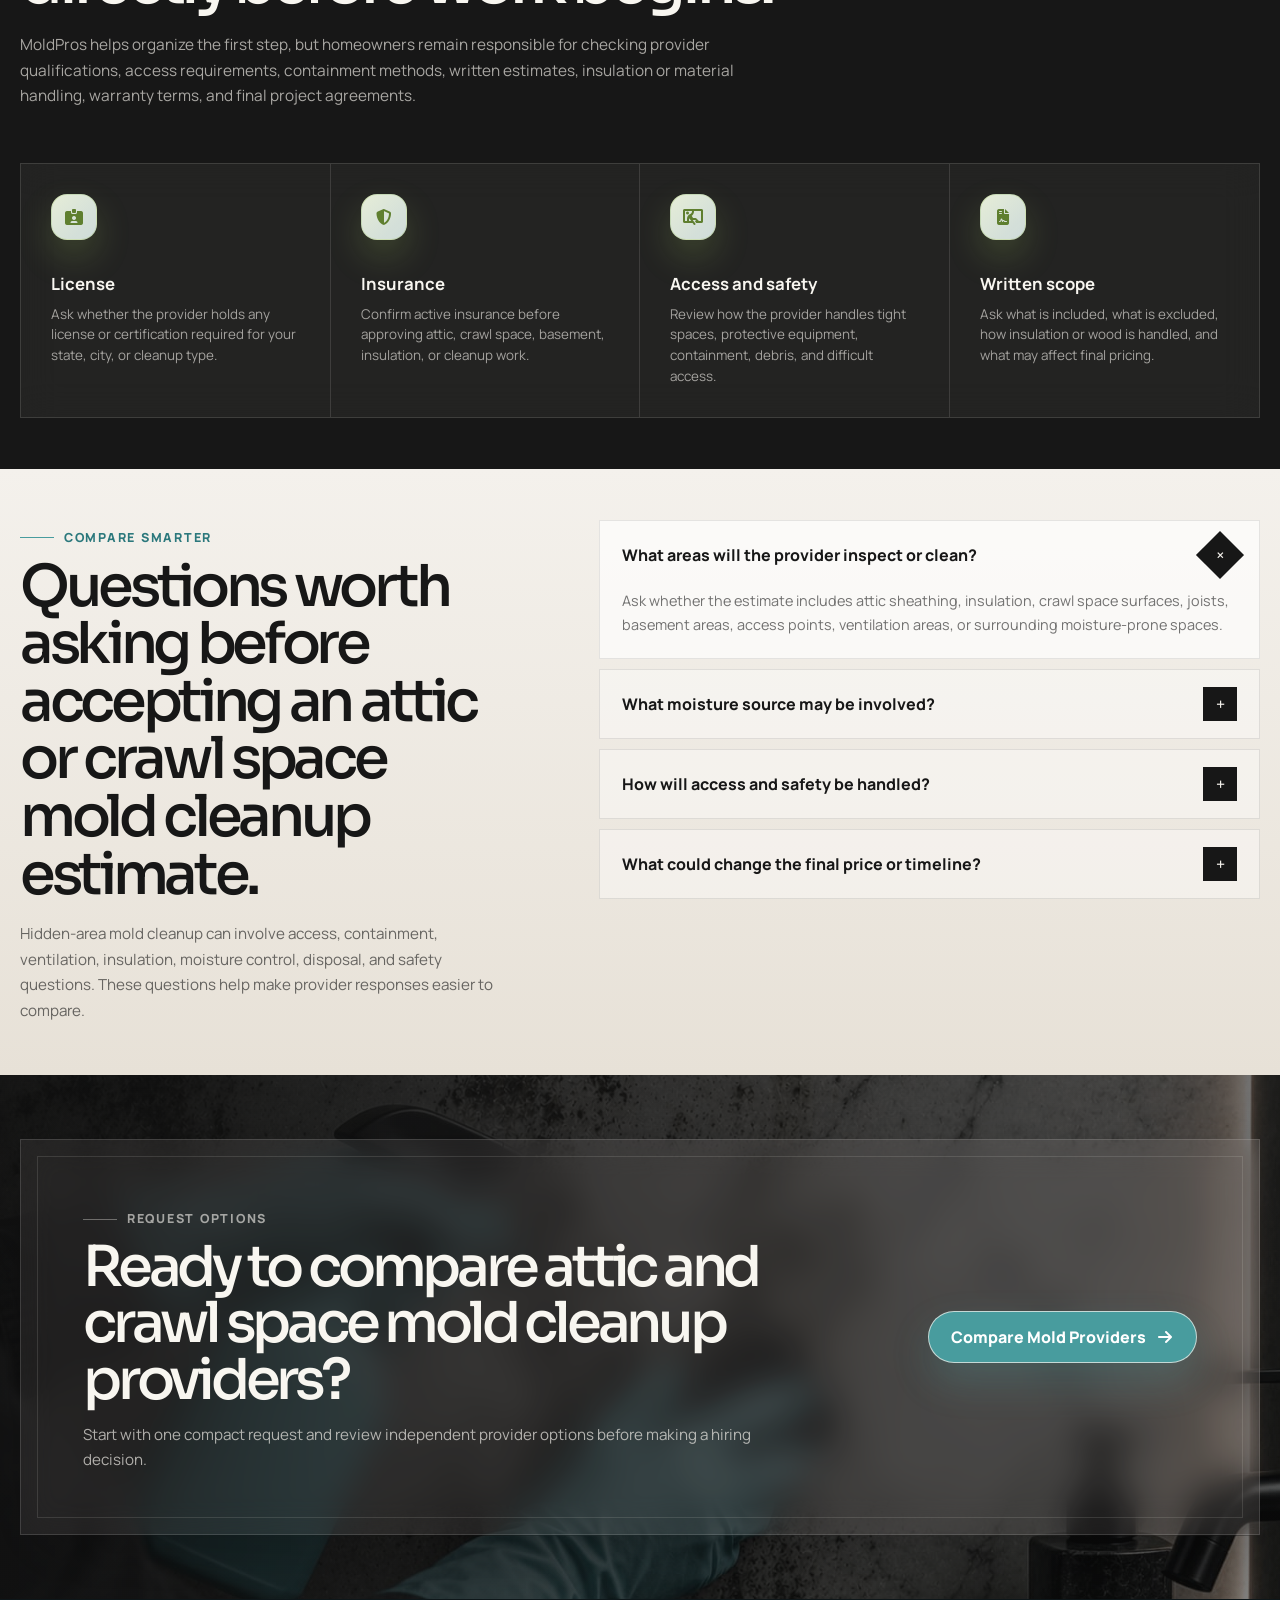
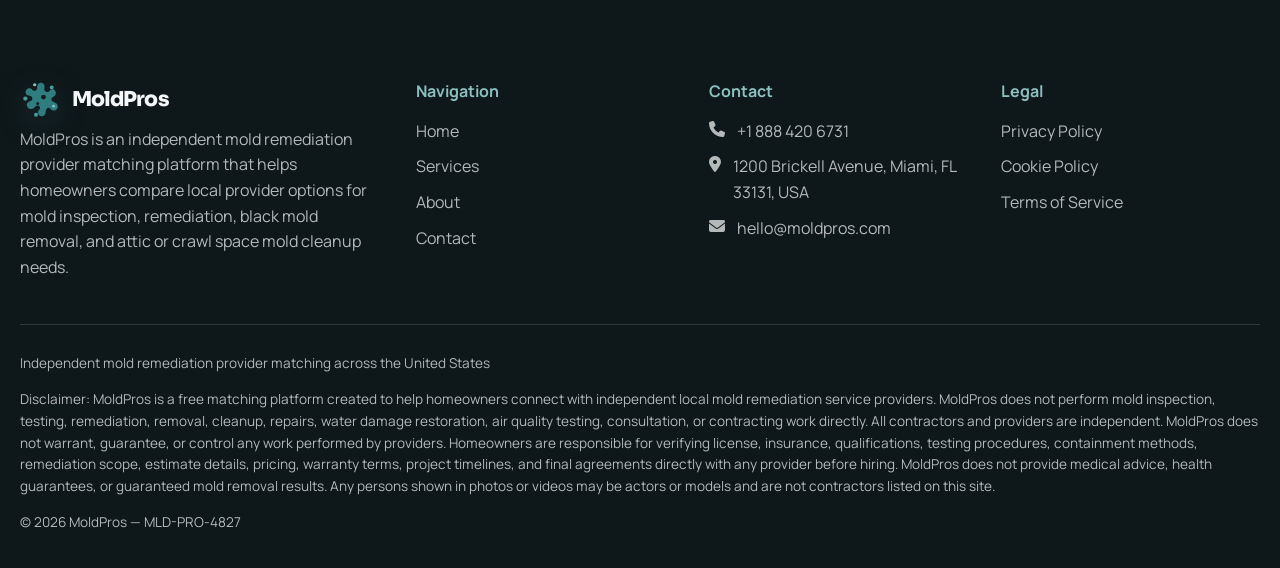
<file: attic-crawl-space-mold.html>
<!DOCTYPE html>
<html lang="en" data-service-id="attic-crawl-space-mold">

<head>
    <meta charset="UTF-8">
    <meta name="viewport" content="width=device-width, initial-scale=1.0">
    <title>Attic & Crawl Space Mold Cleanup | MoldPros</title>

    <meta name="description"
        content="Compare independent providers for attic and crawl space mold cleanup with MoldPros. Explore moisture, ventilation, access, cleanup scope, and provider verification before hiring.">

    <link rel="icon" href="favicon.svg" type="image/svg+xml">

    <link
        href="https://fonts.googleapis.com/css2?family=Manrope:wght@400;500;600;700;800&family=Sora:wght@500;600;700;800&display=swap"
        rel="stylesheet">

    <link rel="stylesheet" href="https://cdnjs.cloudflare.com/ajax/libs/font-awesome/6.5.0/css/all.min.css">

    <link rel="stylesheet" href="css/style.css">
    <link rel="stylesheet" href="css/service-page.css">
</head>

<body>
    <a class="skip-link" href="#main">Skip to content</a>

    <header class="site-header">
        <div class="header-inner">
            <a class="logo logo-premium-simple logo-mold-spore" href="index.html" aria-label="MoldPros home">
                <svg class="logo-icon" viewBox="0 0 64 64" fill="none" xmlns="http://www.w3.org/2000/svg"
                    aria-hidden="true">
                    <path fill-rule="evenodd" clip-rule="evenodd"
                        d="M33.2 5.8C38.1 5.8 40.1 10.2 39.1 14.2C38.5 16.7 39.3 19.1 41.5 20.3C43.6 21.5 46.1 20.5 47.7 18.6C50.8 14.8 56.5 16.6 57.3 21.5C57.8 24.7 55.9 27.2 53.3 28.2C50.6 29.3 49.5 31.9 50.8 34.4C52.1 36.8 55.1 37.2 57.5 38.6C61.4 40.8 61.6 46.9 57.4 49.4C54.4 51.2 51.2 50.2 49.1 47.8C47 45.5 43.9 45.6 42.2 48.2C40.8 50.4 41.5 53.4 40.4 55.9C38.5 60.4 32.2 60.9 29.7 56.7C28 53.8 28.8 50.7 31 48.5C32.8 46.7 32.4 43.7 29.9 42.7C26.9 41.5 24.8 43.9 22.4 46.2C19.5 49 14.4 48.6 12.1 45.1C9.5 41.1 11.8 36.8 15.8 35.6C18.7 34.7 20.4 32.7 19.7 30.2C19 27.7 16.4 27 13.8 26.5C9.2 25.6 7.4 20 10.7 16.7C13.4 14 17.2 14.6 19.5 17.2C21.2 19.1 23.9 19.7 25.8 18.1C27.9 16.3 27.2 13.7 27.7 11.2C28.2 8.2 30.2 5.8 33.2 5.8ZM37.6 25.1A3.8 3.8 0 1 0 37.6 32.7A3.8 3.8 0 1 0 37.6 25.1ZM28.3 36.8A2.4 2.4 0 1 0 28.3 41.6A2.4 2.4 0 1 0 28.3 36.8Z"
                        fill="#307D80" />

                    <circle cx="23.5" cy="9.2" r="2.6" fill="#8CC0C0" />
                    <circle cx="50.7" cy="13.5" r="3.1" fill="#489C9E" />
                    <circle cx="8.6" cy="31.2" r="3.4" fill="#489C9E" />
                    <circle cx="53.7" cy="43.5" r="2.2" fill="#8CC0C0" />
                    <circle cx="25.6" cy="57.1" r="3.2" fill="#489C9E" />
                </svg>

                <span class="logo-text">MoldPros</span>
            </a>

            <nav class="desktop-nav" aria-label="Main navigation">
                <a href="index.html">Home</a>

                <div class="nav-dropdown">
                    <button class="nav-dropdown-toggle" type="button" aria-expanded="false">
                        Services <i class="fa-solid fa-chevron-down"></i>
                    </button>
                    <div class="services-dropdown" data-services-dropdown></div>
                </div>

                <a href="about.html">About</a>
                <a href="contact.html">Contact</a>
            </nav>

            <div class="header-actions">
                <a class="btn btn-primary" href="tel:+18884206731" data-phone>Compare Mold Providers</a>

                <button class="mobile-menu-toggle" type="button" data-menu-toggle aria-label="Open menu"
                    aria-expanded="false">
                    <i class="fa-solid fa-bars"></i>
                </button>
            </div>
        </div>
    </header>

    <div class="mobile-menu" data-mobile-menu aria-hidden="true">
        <div class="mobile-menu-inner">
            <nav class="mobile-nav" aria-label="Mobile navigation">
                <a href="index.html">Home</a>

                <button class="mobile-services-toggle" type="button" data-mobile-services-toggle aria-expanded="false">
                    Services <i class="fa-solid fa-plus"></i>
                </button>

                <div class="mobile-services-list" data-mobile-services-list></div>

                <a href="about.html">About</a>
                <a href="contact.html">Contact</a>
            </nav>

            <div class="mobile-contact">
                <a href="tel:+18884206731" data-phone-number>+1 888 420 6731</a>
                <a href="mailto:hello@moldpros.com" data-email-link data-email>hello@moldpros.com</a>
                <span data-address>1200 Brickell Avenue, Miami, FL 33131, USA</span>
            </div>
        </div>
    </div>

    <a class="sticky-service-btn" href="services.html">
        <i class="fa-solid fa-table-cells-large"></i>
        Services
    </a>

    <main id="main">

        <section class="service-hero">
            <div class="service-hero-bg">
                <img src="images/services/attic-crawl-space-mold.jpg"
                    alt="Attic and crawl space mold cleanup provider reviewing hidden moisture concerns">
            </div>

            <div class="service-hero-overlay"></div>

            <div class="container service-hero-grid">
                <div class="service-hero-copy reveal-up">
                    <span class="eyebrow">Attic and crawl space mold comparison</span>

                    <h1>Attic & Crawl Space Mold Cleanup</h1>

                    <p class="lead">
                        Compare independent providers for attic and crawl space mold cleanup requests involving
                        ventilation issues, roof leak history, humidity problems, insulation concerns, wood sheathing
                        stains, basement moisture, or difficult-to-access areas that need professional review.
                    </p>

                    <div class="service-hero-actions">
                        <a class="btn btn-primary" href="contact.html?service=attic-crawl-space-mold">
                            Request Provider Options
                            <i class="fa-solid fa-arrow-right"></i>
                        </a>

                        <a class="btn btn-ghost" href="services.html">
                            All Services
                        </a>
                    </div>
                </div>

                <div class="service-hero-orbs reveal-up" aria-label="MoldPros platform highlights">
                    <div class="service-hero-orb service-hero-orb--large">
                        <span>01</span>
                        <strong>Independent</strong>
                        <p>Provider matching platform</p>
                    </div>

                    <div class="service-hero-orb">
                        <span>02</span>
                        <strong>Compare</strong>
                        <p>Review provider options</p>
                    </div>

                    <div class="service-hero-orb">
                        <span>03</span>
                        <strong>Verify</strong>
                        <p>Check scope and terms</p>
                    </div>

                    <div class="service-hero-orb service-hero-orb--accent">
                        <span>04</span>
                        <strong>No crews</strong>
                        <p>MoldPros does not perform work</p>
                    </div>
                </div>

                <div class="service-hero-rail reveal-up" aria-label="Attic and crawl space mold comparison highlights">
                    <div class="rail-item">
                        <strong>Hidden-area access</strong>
                        <span>Compare providers based on attic, crawl space, basement, insulation, wood, and access
                            conditions.</span>
                    </div>

                    <div class="rail-item">
                        <strong>Moisture source</strong>
                        <span>Ask about ventilation, roof leak history, humidity, vapor issues, plumbing leaks, or
                            drainage concerns.</span>
                    </div>

                    <div class="rail-item">
                        <strong>Cleanup scope</strong>
                        <span>Review how providers explain affected materials, cleaning methods, containment, disposal,
                            and exclusions.</span>
                    </div>

                    <div class="rail-item">
                        <strong>Verification</strong>
                        <span>Confirm license, insurance, written estimate, safety process, remediation scope, and final
                            pricing directly.</span>
                    </div>
                </div>
            </div>
        </section>

        <section class="service-snapshot service-snapshot--custom section">
            <div class="container service-snapshot-editorial">
                <div class="service-snapshot-media reveal-up">
                    <img src="images/service-pages/attic-crawl-space-mold-snapshot.jpg"
                        alt="Attic and crawl space mold cleanup planning">

                    <div class="snapshot-media-badge">
                        <span>Hidden-area fit</span>
                        <strong>Access · Moisture · Cleanup</strong>
                    </div>
                </div>

                <div class="service-snapshot-content reveal-up">
                    <span class="eyebrow">Service snapshot</span>

                    <h2>
                        Attic and crawl space mold cleanup is for hidden or hard-to-access areas where moisture,
                        ventilation, and material conditions need clearer review.
                    </h2>

                    <p>
                        This path fits homeowners comparing providers for attic staining, crawl space moisture,
                        basement odor, roof leak history, insulation concerns, wood sheathing marks, or ventilation
                        problems that may require professional cleanup planning.
                    </p>

                    <div class="snapshot-line-list">
                        <article>
                            <span>01</span>
                            <div>
                                <strong>Attic mold concerns</strong>
                                <p>For roof leak history, ventilation issues, sheathing stains, humidity, or
                                    insulation-related questions.</p>
                            </div>
                        </article>

                        <article>
                            <span>02</span>
                            <div>
                                <strong>Crawl space moisture</strong>
                                <p>For musty odors, vapor issues, standing moisture, poor access, or hidden growth
                                    concerns.</p>
                            </div>
                        </article>

                        <article>
                            <span>03</span>
                            <div>
                                <strong>Cleanup and prevention context</strong>
                                <p>For comparing provider explanations around cleanup scope, moisture source,
                                    ventilation, and next-step recommendations.</p>
                            </div>
                        </article>
                    </div>
                </div>
            </div>
        </section>

        <section class="service-fit service-fit--compact section">
            <div class="container service-fit-compact-grid">
                <div class="service-fit-compact-copy reveal-up">
                    <span class="eyebrow">When it fits</span>

                    <h2>Use this category when mold concerns are in attics, crawl spaces, basements, or hidden areas.
                    </h2>

                    <p>
                        Attic and crawl space mold cleanup fits projects where the affected area is less visible,
                        harder to access, connected to ventilation or moisture problems, or may involve insulation,
                        wood, vapor, drainage, or humidity questions.
                    </p>
                </div>

                <div class="service-fit-compact-list reveal-up">
                    <article>
                        <span>01</span>
                        <strong>Attic staining</strong>
                        <p>When roof leaks, poor ventilation, condensation, humidity, or sheathing marks may be
                            involved.</p>
                    </article>

                    <article>
                        <span>02</span>
                        <strong>Crawl space odor</strong>
                        <p>When musty smells, damp soil, vapor issues, standing moisture, or poor air movement are
                            present.</p>
                    </article>

                    <article>
                        <span>03</span>
                        <strong>Insulation or wood concerns</strong>
                        <p>When providers may need to review insulation, joists, sheathing, framing, or affected
                            materials.</p>
                    </article>

                    <article>
                        <span>04</span>
                        <strong>Access and safety</strong>
                        <p>When tight spaces, difficult entry, protective equipment, containment, or specialized cleanup
                            planning matters.</p>
                    </article>
                </div>
            </div>
        </section>

        <section class="service-split section">
            <div class="container service-split-grid">
                <div class="service-split-image reveal-up">
                    <img src="images/home/slider-attic-mold.jpg" alt="Attic mold inspection and ventilation review">
                </div>

                <div class="service-split-copy reveal-up">
                    <span class="eyebrow">How MoldPros helps</span>
                    <h2>From hidden-area concern to a provider-ready request.</h2>

                    <div class="split-steps">
                        <div>
                            <strong>01</strong>
                            <p>Choose the attic and crawl space category and describe the area, odor, staining, or
                                moisture concern.</p>
                        </div>

                        <div>
                            <strong>02</strong>
                            <p>Add useful context like roof leak history, ventilation, humidity, insulation, access, ZIP
                                code, timing, and photos if available.</p>
                        </div>

                        <div>
                            <strong>03</strong>
                            <p>Compare independent provider options and verify cleanup scope, safety process, moisture
                                recommendations, and pricing directly.</p>
                        </div>
                    </div>
                </div>
            </div>
        </section>

        <section class="service-verify section">
            <div class="container service-verify-shell">
                <div class="service-verify-head reveal-up">
                    <span class="eyebrow">Before hiring</span>
                    <h2>Verify hidden-area cleanup details directly before work begins.</h2>
                    <p>
                        MoldPros helps organize the first step, but homeowners remain responsible for checking
                        provider qualifications, access requirements, containment methods, written estimates,
                        insulation or material handling, warranty terms, and final project agreements.
                    </p>
                </div>

                <div class="service-verify-grid reveal-up">
                    <article>
                        <i class="fa-solid fa-id-card-clip"></i>
                        <strong>License</strong>
                        <p>Ask whether the provider holds any license or certification required for your state, city, or
                            cleanup type.</p>
                    </article>

                    <article>
                        <i class="fa-solid fa-shield-halved"></i>
                        <strong>Insurance</strong>
                        <p>Confirm active insurance before approving attic, crawl space, basement, insulation, or
                            cleanup work.</p>
                    </article>

                    <article>
                        <i class="fa-solid fa-person-through-window"></i>
                        <strong>Access and safety</strong>
                        <p>Review how the provider handles tight spaces, protective equipment, containment, debris, and
                            difficult access.</p>
                    </article>

                    <article>
                        <i class="fa-solid fa-file-contract"></i>
                        <strong>Written scope</strong>
                        <p>Ask what is included, what is excluded, how insulation or wood is handled, and what may
                            affect final pricing.</p>
                    </article>
                </div>
            </div>
        </section>

        <section class="service-questions section">
            <div class="container service-questions-grid">
                <div class="service-questions-copy reveal-up">
                    <span class="eyebrow">Compare smarter</span>
                    <h2>Questions worth asking before accepting an attic or crawl space mold cleanup estimate.</h2>
                    <p>
                        Hidden-area mold cleanup can involve access, containment, ventilation, insulation, moisture
                        control, disposal, and safety questions. These questions help make provider responses easier
                        to compare.
                    </p>
                </div>

                <div class="service-question-list reveal-up">
                    <details open>
                        <summary>What areas will the provider inspect or clean?</summary>
                        <p>
                            Ask whether the estimate includes attic sheathing, insulation, crawl space surfaces,
                            joists, basement areas, access points, ventilation areas, or surrounding moisture-prone
                            spaces.
                        </p>
                    </details>

                    <details>
                        <summary>What moisture source may be involved?</summary>
                        <p>
                            Ask whether roof leaks, condensation, humidity, ventilation, drainage, vapor barriers,
                            plumbing leaks, or standing water may be contributing to the issue.
                        </p>
                    </details>

                    <details>
                        <summary>How will access and safety be handled?</summary>
                        <p>
                            Confirm how the provider enters tight spaces, protects surrounding rooms, handles debris,
                            uses protective equipment, and manages containment or cleanup boundaries.
                        </p>
                    </details>

                    <details>
                        <summary>What could change the final price or timeline?</summary>
                        <p>
                            Confirm how difficult access, extra insulation handling, larger affected areas, hidden
                            moisture, additional disposal, emergency timing, or expanded scope would be priced and
                            approved.
                        </p>
                    </details>
                </div>
            </div>
        </section>

        <section class="service-cta section">
            <div class="container">
                <div class="service-cta-card reveal-up">
                    <div>
                        <span class="eyebrow">Request options</span>
                        <h2>Ready to compare attic and crawl space mold cleanup providers?</h2>
                        <p>
                            Start with one compact request and review independent provider options before making
                            a hiring decision.
                        </p>
                    </div>

                    <a class="btn btn-primary" href="contact.html?service=attic-crawl-space-mold">
                        Compare Mold Providers
                        <i class="fa-solid fa-arrow-right"></i>
                    </a>
                </div>
            </div>
        </section>
    </main>

    <footer class="site-footer"></footer>

    <script type="application/ld+json">
    {
        "@context": "https://schema.org",
        "@type": "FAQPage",
        "mainEntity": [
            {
                "@type": "Question",
                "name": "Is MoldPros an attic or crawl space mold cleanup company?",
                "acceptedAnswer": {
                    "@type": "Answer",
                    "text": "No. MoldPros is an independent matching platform. We do not perform mold inspection, testing, remediation, cleanup, removal, restoration, insulation work, consultation, or contracting work directly."
                }
            },
            {
                "@type": "Question",
                "name": "What should I include in an attic or crawl space mold request?",
                "acceptedAnswer": {
                    "@type": "Answer",
                    "text": "Helpful details include the affected area, musty odor, visible staining, roof leak history, ventilation concerns, crawl space moisture, insulation concerns, property type, ZIP code, timing, and access details."
                }
            },
            {
                "@type": "Question",
                "name": "What affects attic or crawl space mold cleanup pricing?",
                "acceptedAnswer": {
                    "@type": "Answer",
                    "text": "Pricing may depend on access difficulty, affected area size, insulation handling, wood or sheathing condition, containment needs, moisture source, disposal, ventilation issues, emergency timing, and provider scope."
                }
            },
            {
                "@type": "Question",
                "name": "What should I verify before hiring a hidden-area mold cleanup provider?",
                "acceptedAnswer": {
                    "@type": "Answer",
                    "text": "Confirm license or certification where applicable, insurance, written estimate, access requirements, cleanup scope, containment method, insulation or material handling, exclusions, warranty terms, timeline, payment terms, and final pricing directly with the provider."
                }
            }
        ]
    }
    </script>

    <script src="js/config.js"></script>
    <script src="js/services-data.js"></script>
    <script src="js/main.js"></script>
    <script src="js/service-page.js"></script>
</body>

</html>
</file>
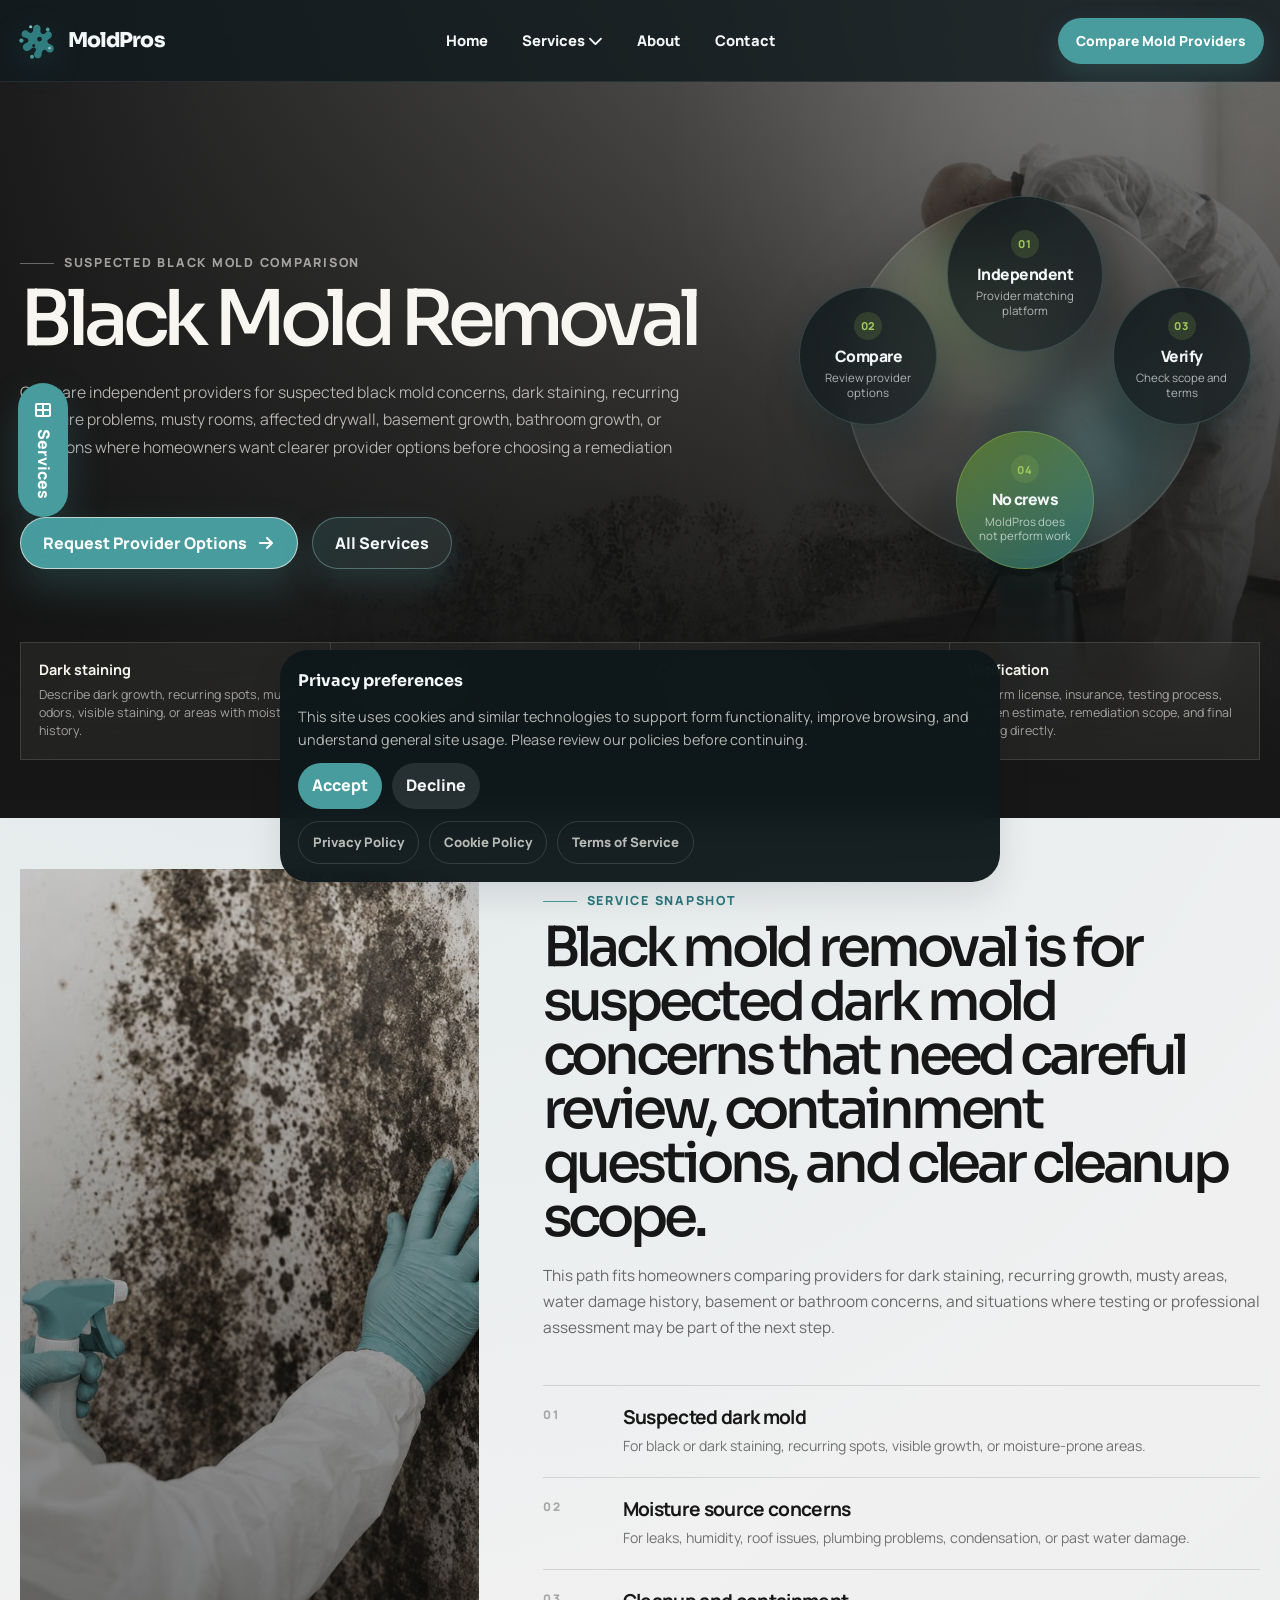
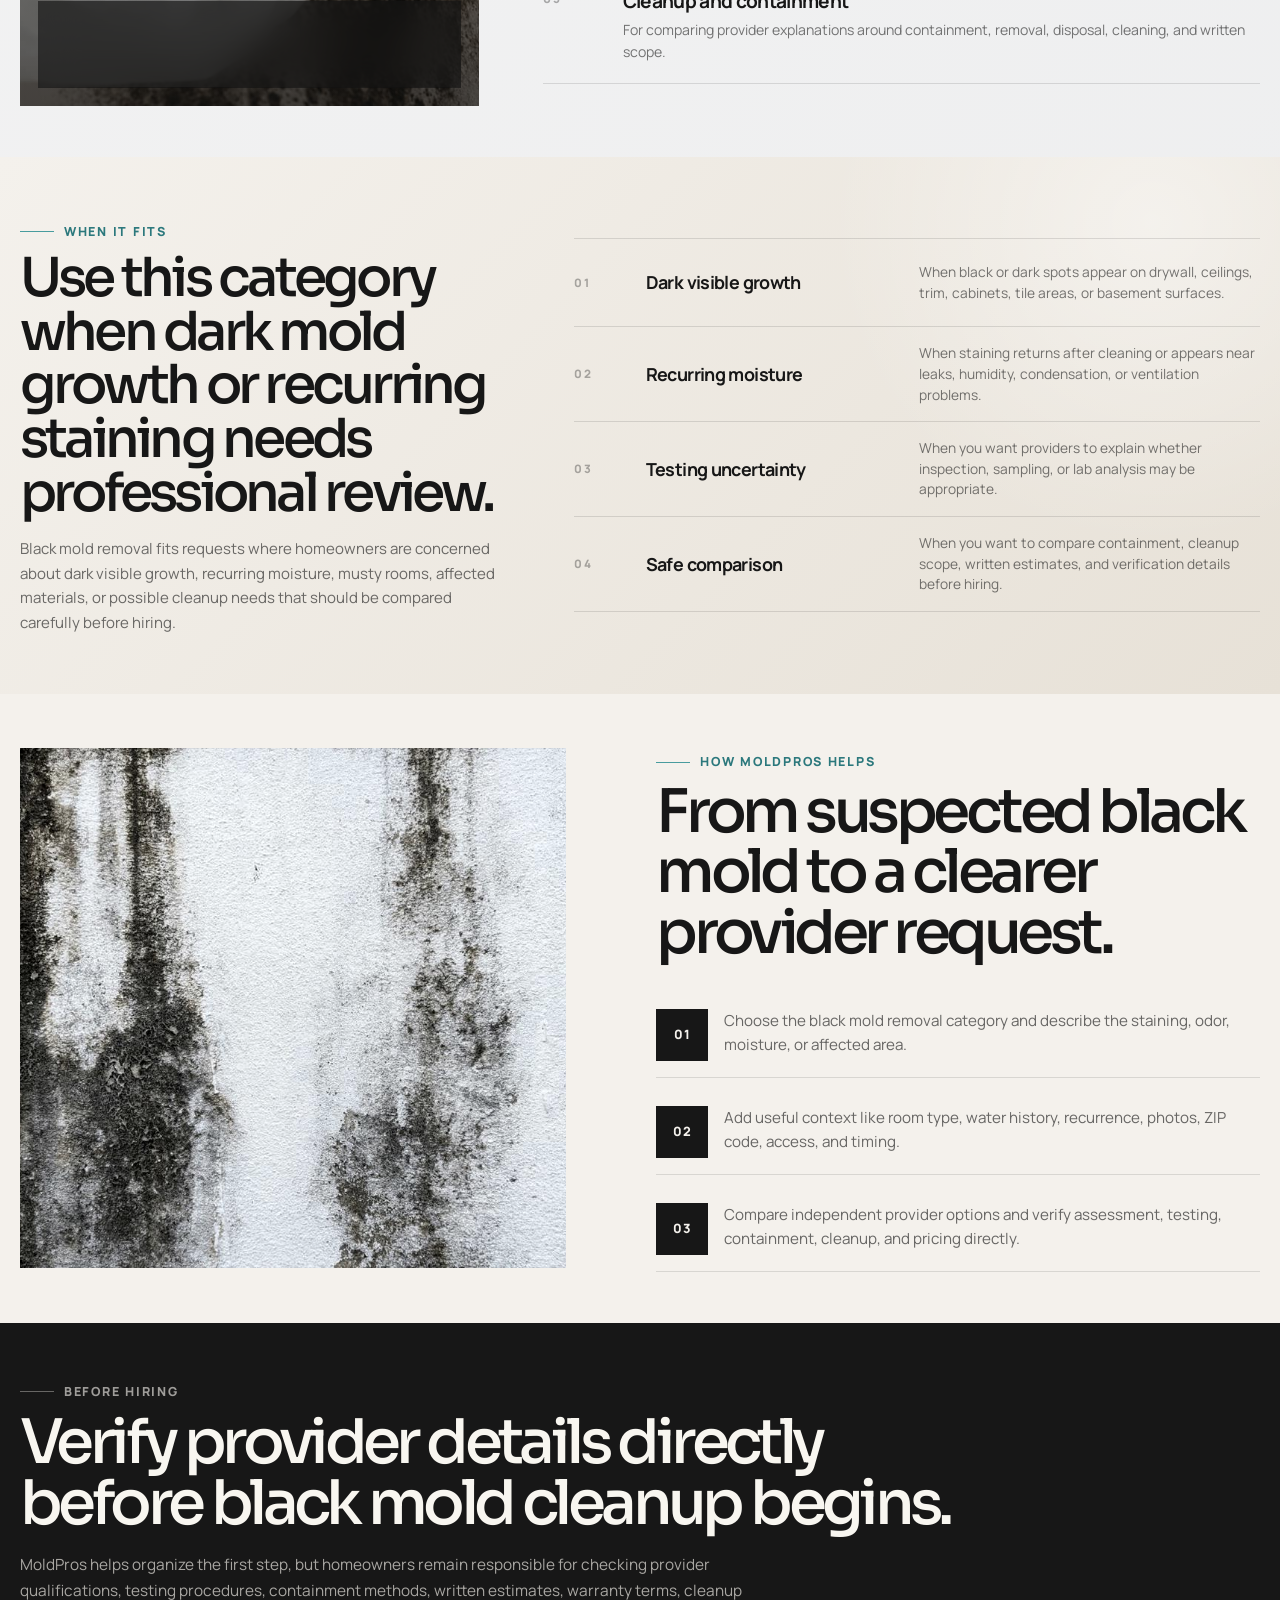
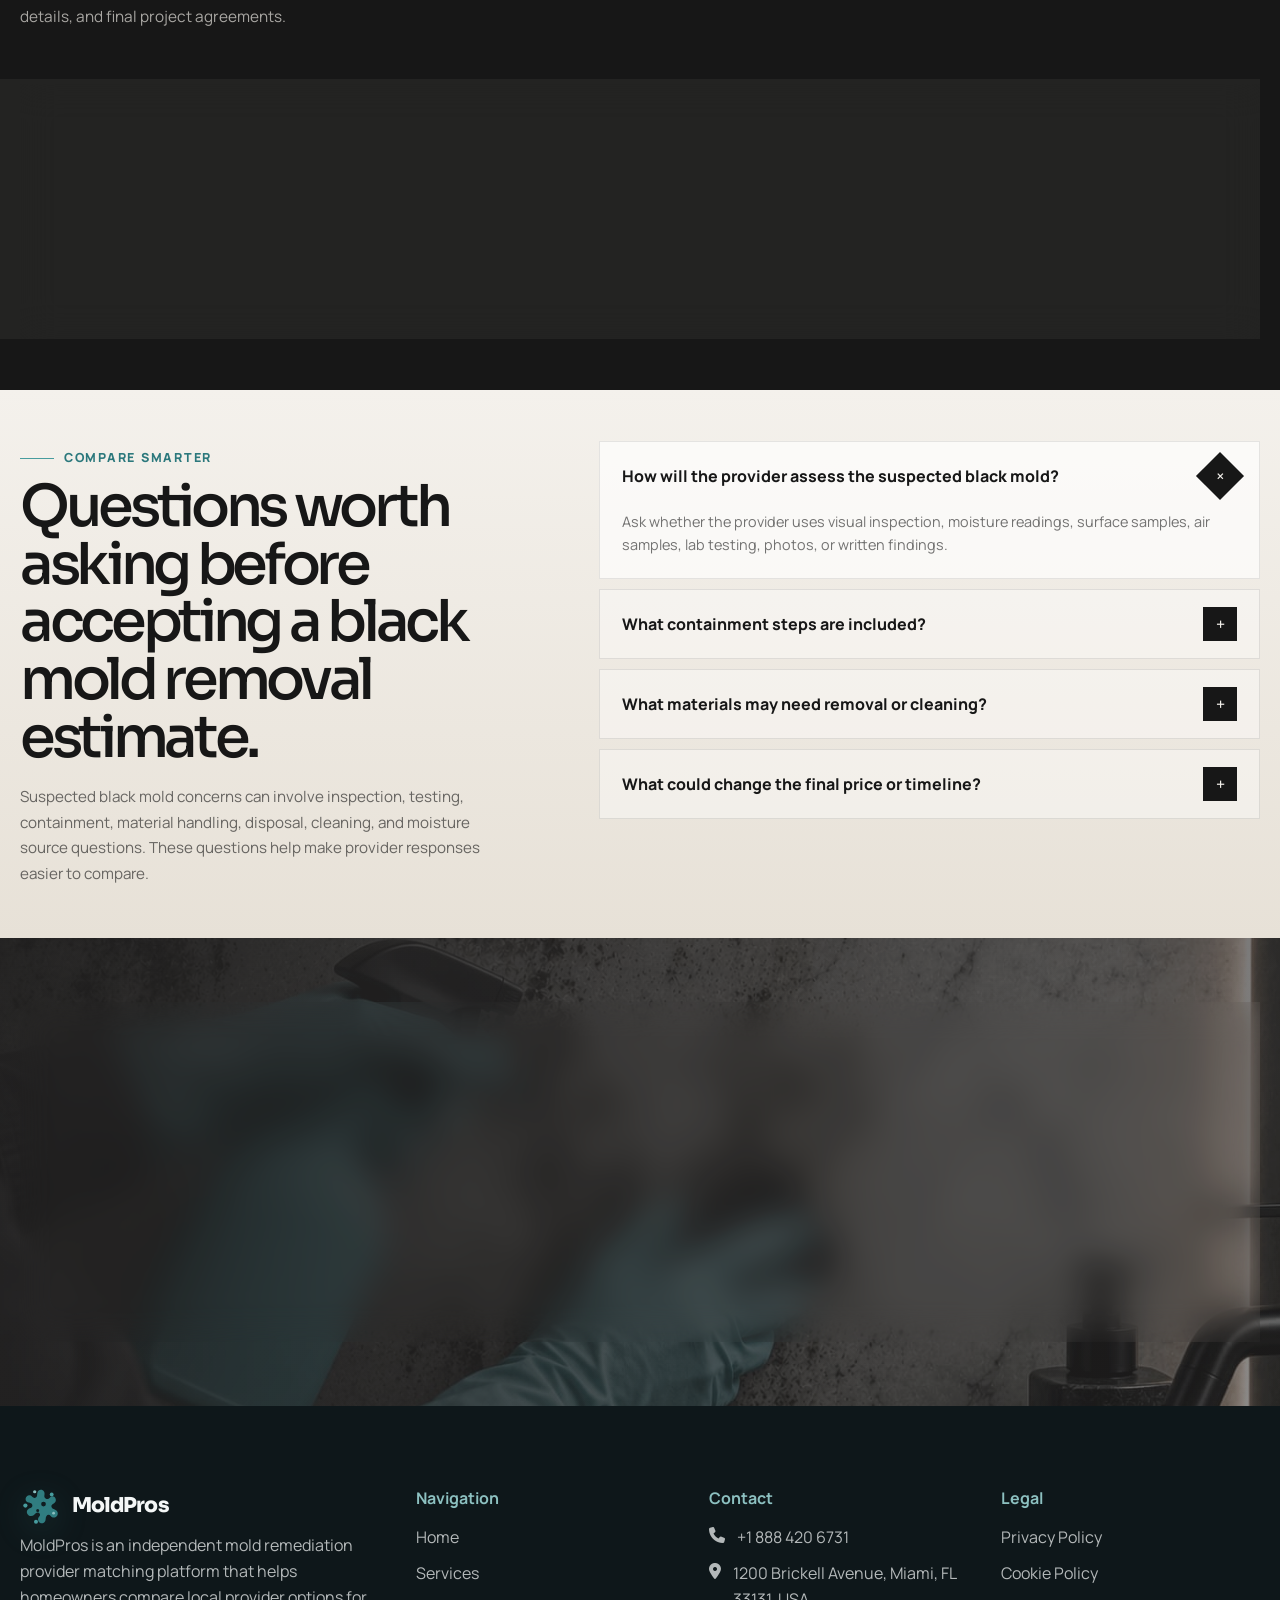
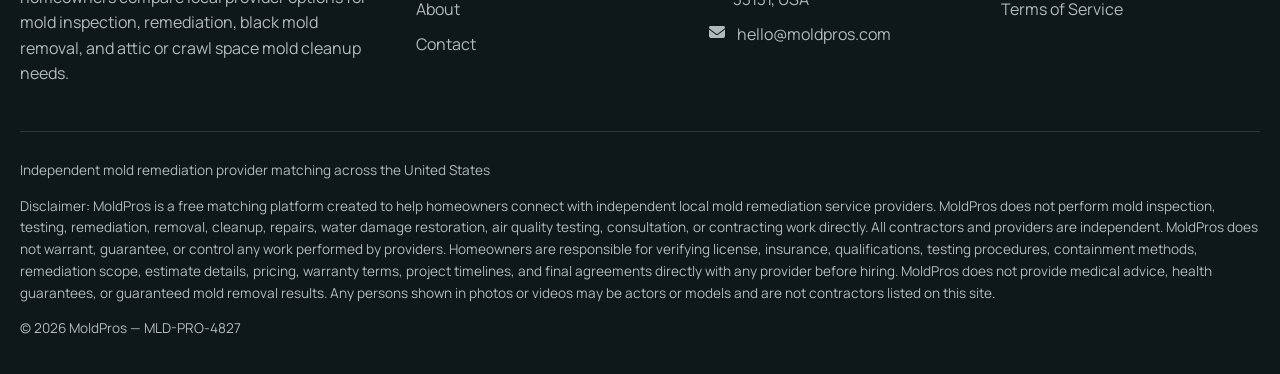
<file: black-mold-removal.html>
<!DOCTYPE html>
<html lang="en" data-service-id="black-mold-removal">

<head>
    <meta charset="UTF-8">
    <meta name="viewport" content="width=device-width, initial-scale=1.0">
    <title>Black Mold Removal | MoldPros</title>

    <meta name="description"
        content="Compare independent providers for suspected black mold removal with MoldPros. Explore dark staining concerns, containment questions, cleanup scope, provider verification, and estimate factors before hiring.">

    <link rel="icon" href="favicon.svg" type="image/svg+xml">

    <link
        href="https://fonts.googleapis.com/css2?family=Manrope:wght@400;500;600;700;800&family=Sora:wght@500;600;700;800&display=swap"
        rel="stylesheet">

    <link rel="stylesheet" href="https://cdnjs.cloudflare.com/ajax/libs/font-awesome/6.5.0/css/all.min.css">

    <link rel="stylesheet" href="css/style.css">
    <link rel="stylesheet" href="css/service-page.css">
</head>

<body>
    <a class="skip-link" href="#main">Skip to content</a>

    <header class="site-header">
        <div class="header-inner">
            <a class="logo logo-premium-simple logo-mold-spore" href="index.html" aria-label="MoldPros home">
                <svg class="logo-icon" viewBox="0 0 64 64" fill="none" xmlns="http://www.w3.org/2000/svg"
                    aria-hidden="true">
                    <path fill-rule="evenodd" clip-rule="evenodd"
                        d="M33.2 5.8C38.1 5.8 40.1 10.2 39.1 14.2C38.5 16.7 39.3 19.1 41.5 20.3C43.6 21.5 46.1 20.5 47.7 18.6C50.8 14.8 56.5 16.6 57.3 21.5C57.8 24.7 55.9 27.2 53.3 28.2C50.6 29.3 49.5 31.9 50.8 34.4C52.1 36.8 55.1 37.2 57.5 38.6C61.4 40.8 61.6 46.9 57.4 49.4C54.4 51.2 51.2 50.2 49.1 47.8C47 45.5 43.9 45.6 42.2 48.2C40.8 50.4 41.5 53.4 40.4 55.9C38.5 60.4 32.2 60.9 29.7 56.7C28 53.8 28.8 50.7 31 48.5C32.8 46.7 32.4 43.7 29.9 42.7C26.9 41.5 24.8 43.9 22.4 46.2C19.5 49 14.4 48.6 12.1 45.1C9.5 41.1 11.8 36.8 15.8 35.6C18.7 34.7 20.4 32.7 19.7 30.2C19 27.7 16.4 27 13.8 26.5C9.2 25.6 7.4 20 10.7 16.7C13.4 14 17.2 14.6 19.5 17.2C21.2 19.1 23.9 19.7 25.8 18.1C27.9 16.3 27.2 13.7 27.7 11.2C28.2 8.2 30.2 5.8 33.2 5.8ZM37.6 25.1A3.8 3.8 0 1 0 37.6 32.7A3.8 3.8 0 1 0 37.6 25.1ZM28.3 36.8A2.4 2.4 0 1 0 28.3 41.6A2.4 2.4 0 1 0 28.3 36.8Z"
                        fill="#307D80" />

                    <circle cx="23.5" cy="9.2" r="2.6" fill="#8CC0C0" />
                    <circle cx="50.7" cy="13.5" r="3.1" fill="#489C9E" />
                    <circle cx="8.6" cy="31.2" r="3.4" fill="#489C9E" />
                    <circle cx="53.7" cy="43.5" r="2.2" fill="#8CC0C0" />
                    <circle cx="25.6" cy="57.1" r="3.2" fill="#489C9E" />
                </svg>

                <span class="logo-text">MoldPros</span>
            </a>

            <nav class="desktop-nav" aria-label="Main navigation">
                <a href="index.html">Home</a>

                <div class="nav-dropdown">
                    <button class="nav-dropdown-toggle" type="button" aria-expanded="false">
                        Services <i class="fa-solid fa-chevron-down"></i>
                    </button>
                    <div class="services-dropdown" data-services-dropdown></div>
                </div>

                <a href="about.html">About</a>
                <a href="contact.html">Contact</a>
            </nav>

            <div class="header-actions">
                <a class="btn btn-primary" href="tel:+18884206731" data-phone>Compare Mold Providers</a>

                <button class="mobile-menu-toggle" type="button" data-menu-toggle aria-label="Open menu"
                    aria-expanded="false">
                    <i class="fa-solid fa-bars"></i>
                </button>
            </div>
        </div>
    </header>

    <div class="mobile-menu" data-mobile-menu aria-hidden="true">
        <div class="mobile-menu-inner">
            <nav class="mobile-nav" aria-label="Mobile navigation">
                <a href="index.html">Home</a>

                <button class="mobile-services-toggle" type="button" data-mobile-services-toggle aria-expanded="false">
                    Services <i class="fa-solid fa-plus"></i>
                </button>

                <div class="mobile-services-list" data-mobile-services-list></div>

                <a href="about.html">About</a>
                <a href="contact.html">Contact</a>
            </nav>

            <div class="mobile-contact">
                <a href="tel:+18884206731" data-phone-number>+1 888 420 6731</a>
                <a href="mailto:hello@moldpros.com" data-email-link data-email>hello@moldpros.com</a>
                <span data-address>1200 Brickell Avenue, Miami, FL 33131, USA</span>
            </div>
        </div>
    </div>

    <a class="sticky-service-btn" href="services.html">
        <i class="fa-solid fa-table-cells-large"></i>
        Services
    </a>

    <main id="main">

        <section class="service-hero">
            <div class="service-hero-bg">
                <img src="images/services/black-mold-removal.jpg"
                    alt="Professional mold remediation worker reviewing a suspected black mold concern">
            </div>

            <div class="service-hero-overlay"></div>

            <div class="container service-hero-grid">
                <div class="service-hero-copy reveal-up">
                    <span class="eyebrow">Suspected black mold comparison</span>

                    <h1>Black Mold Removal</h1>

                    <p class="lead">
                        Compare independent providers for suspected black mold concerns, dark staining,
                        recurring moisture problems, musty rooms, affected drywall, basement growth,
                        bathroom growth, or situations where homeowners want clearer provider options
                        before choosing a remediation path.
                    </p>

                    <div class="service-hero-actions">
                        <a class="btn btn-primary" href="contact.html?service=black-mold-removal">
                            Request Provider Options
                            <i class="fa-solid fa-arrow-right"></i>
                        </a>

                        <a class="btn btn-ghost" href="services.html">
                            All Services
                        </a>
                    </div>
                </div>

                <div class="service-hero-orbs reveal-up" aria-label="MoldPros platform highlights">
                    <div class="service-hero-orb service-hero-orb--large">
                        <span>01</span>
                        <strong>Independent</strong>
                        <p>Provider matching platform</p>
                    </div>

                    <div class="service-hero-orb">
                        <span>02</span>
                        <strong>Compare</strong>
                        <p>Review provider options</p>
                    </div>

                    <div class="service-hero-orb">
                        <span>03</span>
                        <strong>Verify</strong>
                        <p>Check scope and terms</p>
                    </div>

                    <div class="service-hero-orb service-hero-orb--accent">
                        <span>04</span>
                        <strong>No crews</strong>
                        <p>MoldPros does not perform work</p>
                    </div>
                </div>

                <div class="service-hero-rail reveal-up" aria-label="Black mold removal comparison highlights">
                    <div class="rail-item">
                        <strong>Dark staining</strong>
                        <span>Describe dark growth, recurring spots, musty odors, visible staining, or areas with
                            moisture history.</span>
                    </div>

                    <div class="rail-item">
                        <strong>Assessment first</strong>
                        <span>Ask how providers confirm the concern and whether inspection or testing may be
                            recommended.</span>
                    </div>

                    <div class="rail-item">
                        <strong>Containment planning</strong>
                        <span>Compare how providers explain containment, affected materials, cleanup boundaries, and
                            disposal.</span>
                    </div>

                    <div class="rail-item">
                        <strong>Verification</strong>
                        <span>Confirm license, insurance, testing process, written estimate, remediation scope, and
                            final pricing directly.</span>
                    </div>
                </div>
            </div>
        </section>

        <section class="service-snapshot service-snapshot--repair section">
            <div class="container service-snapshot-editorial">
                <div class="service-snapshot-media reveal-up">
                    <img src="images/service-pages/black-mold-removal-snapshot.jpg"
                        alt="Suspected black mold removal and remediation planning">

                    <div class="snapshot-media-badge">
                        <span>Black mold fit</span>
                        <strong>Staining · Moisture · Scope</strong>
                    </div>
                </div>

                <div class="service-snapshot-content reveal-up">
                    <span class="eyebrow">Service snapshot</span>

                    <h2>
                        Black mold removal is for suspected dark mold concerns that need careful review,
                        containment questions, and clear cleanup scope.
                    </h2>

                    <p>
                        This path fits homeowners comparing providers for dark staining, recurring growth,
                        musty areas, water damage history, basement or bathroom concerns, and situations where
                        testing or professional assessment may be part of the next step.
                    </p>

                    <div class="snapshot-line-list">
                        <article>
                            <span>01</span>
                            <div>
                                <strong>Suspected dark mold</strong>
                                <p>For black or dark staining, recurring spots, visible growth, or moisture-prone areas.
                                </p>
                            </div>
                        </article>

                        <article>
                            <span>02</span>
                            <div>
                                <strong>Moisture source concerns</strong>
                                <p>For leaks, humidity, roof issues, plumbing problems, condensation, or past water
                                    damage.</p>
                            </div>
                        </article>

                        <article>
                            <span>03</span>
                            <div>
                                <strong>Cleanup and containment</strong>
                                <p>For comparing provider explanations around containment, removal, disposal, cleaning,
                                    and written scope.</p>
                            </div>
                        </article>
                    </div>
                </div>
            </div>
        </section>

        <section class="service-fit service-fit--compact section">
            <div class="container service-fit-compact-grid">
                <div class="service-fit-compact-copy reveal-up">
                    <span class="eyebrow">When it fits</span>

                    <h2>Use this category when dark mold growth or recurring staining needs professional review.</h2>

                    <p>
                        Black mold removal fits requests where homeowners are concerned about dark visible growth,
                        recurring moisture, musty rooms, affected materials, or possible cleanup needs that should
                        be compared carefully before hiring.
                    </p>
                </div>

                <div class="service-fit-compact-list reveal-up">
                    <article>
                        <span>01</span>
                        <strong>Dark visible growth</strong>
                        <p>When black or dark spots appear on drywall, ceilings, trim, cabinets, tile areas, or basement
                            surfaces.</p>
                    </article>

                    <article>
                        <span>02</span>
                        <strong>Recurring moisture</strong>
                        <p>When staining returns after cleaning or appears near leaks, humidity, condensation, or
                            ventilation problems.</p>
                    </article>

                    <article>
                        <span>03</span>
                        <strong>Testing uncertainty</strong>
                        <p>When you want providers to explain whether inspection, sampling, or lab analysis may be
                            appropriate.</p>
                    </article>

                    <article>
                        <span>04</span>
                        <strong>Safe comparison</strong>
                        <p>When you want to compare containment, cleanup scope, written estimates, and verification
                            details before hiring.</p>
                    </article>
                </div>
            </div>
        </section>

        <section class="service-split section">
            <div class="container service-split-grid">
                <div class="service-split-image reveal-up">
                    <img src="images/home/slider-black-mold.jpg"
                        alt="Specialist reviewing suspected black mold and moisture concern">
                </div>

                <div class="service-split-copy reveal-up">
                    <span class="eyebrow">How MoldPros helps</span>
                    <h2>From suspected black mold to a clearer provider request.</h2>

                    <div class="split-steps">
                        <div>
                            <strong>01</strong>
                            <p>Choose the black mold removal category and describe the staining, odor, moisture, or
                                affected area.</p>
                        </div>

                        <div>
                            <strong>02</strong>
                            <p>Add useful context like room type, water history, recurrence, photos, ZIP code, access,
                                and timing.</p>
                        </div>

                        <div>
                            <strong>03</strong>
                            <p>Compare independent provider options and verify assessment, testing, containment,
                                cleanup, and pricing directly.</p>
                        </div>
                    </div>
                </div>
            </div>
        </section>

        <section class="service-verify section">
            <div class="container service-verify-shell">
                <div class="service-verify-head reveal-up">
                    <span class="eyebrow">Before hiring</span>
                    <h2>Verify provider details directly before black mold cleanup begins.</h2>
                    <p>
                        MoldPros helps organize the first step, but homeowners remain responsible for checking
                        provider qualifications, testing procedures, containment methods, written estimates,
                        warranty terms, cleanup details, and final project agreements.
                    </p>
                </div>

                <div class="service-verify-grid reveal-up">
                    <article>
                        <i class="fa-solid fa-id-card-clip"></i>
                        <strong>License</strong>
                        <p>Ask whether the provider holds any license or certification required for your state, city, or
                            service type.</p>
                    </article>

                    <article>
                        <i class="fa-solid fa-shield-halved"></i>
                        <strong>Insurance</strong>
                        <p>Confirm active insurance before approving inspection, testing, containment, removal,
                            cleaning, or site work.</p>
                    </article>

                    <article>
                        <i class="fa-solid fa-vial-circle-check"></i>
                        <strong>Assessment process</strong>
                        <p>Ask how the provider evaluates suspected black mold and whether sampling, lab analysis, or
                            written reporting is included.</p>
                    </article>

                    <article>
                        <i class="fa-solid fa-file-contract"></i>
                        <strong>Written scope</strong>
                        <p>Review containment, affected materials, disposal, cleaning methods, exclusions, timeline, and
                            final pricing.</p>
                    </article>
                </div>
            </div>
        </section>

        <section class="service-questions section">
            <div class="container service-questions-grid">
                <div class="service-questions-copy reveal-up">
                    <span class="eyebrow">Compare smarter</span>
                    <h2>Questions worth asking before accepting a black mold removal estimate.</h2>
                    <p>
                        Suspected black mold concerns can involve inspection, testing, containment, material handling,
                        disposal, cleaning, and moisture source questions. These questions help make provider responses
                        easier to compare.
                    </p>
                </div>

                <div class="service-question-list reveal-up">
                    <details open>
                        <summary>How will the provider assess the suspected black mold?</summary>
                        <p>
                            Ask whether the provider uses visual inspection, moisture readings, surface samples,
                            air samples, lab testing, photos, or written findings.
                        </p>
                    </details>

                    <details>
                        <summary>What containment steps are included?</summary>
                        <p>
                            Confirm how the work area may be isolated, how surrounding spaces are protected,
                            and what equipment or procedures are included in the estimate.
                        </p>
                    </details>

                    <details>
                        <summary>What materials may need removal or cleaning?</summary>
                        <p>
                            Ask whether drywall, insulation, trim, cabinets, flooring, wood, or other materials
                            may require cleaning, removal, disposal, or further review.
                        </p>
                    </details>

                    <details>
                        <summary>What could change the final price or timeline?</summary>
                        <p>
                            Confirm how larger affected areas, hidden moisture, difficult access, additional testing,
                            extra removal, disposal, emergency timing, or repairs would be priced and approved.
                        </p>
                    </details>
                </div>
            </div>
        </section>

        <section class="service-cta section">
            <div class="container">
                <div class="service-cta-card reveal-up">
                    <div>
                        <span class="eyebrow">Request options</span>
                        <h2>Ready to compare black mold removal providers?</h2>
                        <p>
                            Start with one compact request and review independent provider options before making
                            a hiring decision.
                        </p>
                    </div>

                    <a class="btn btn-primary" href="contact.html?service=black-mold-removal">
                        Compare Mold Providers
                        <i class="fa-solid fa-arrow-right"></i>
                    </a>
                </div>
            </div>
        </section>
    </main>

    <footer class="site-footer"></footer>

    <script type="application/ld+json">
    {
        "@context": "https://schema.org",
        "@type": "FAQPage",
        "mainEntity": [
            {
                "@type": "Question",
                "name": "Is MoldPros a black mold removal company?",
                "acceptedAnswer": {
                    "@type": "Answer",
                    "text": "No. MoldPros is an independent matching platform. We do not perform mold inspection, testing, remediation, cleanup, removal, restoration, consultation, or contracting work directly."
                }
            },
            {
                "@type": "Question",
                "name": "What should I include in a suspected black mold request?",
                "acceptedAnswer": {
                    "@type": "Answer",
                    "text": "Helpful details include the affected area, dark staining, visible growth, musty odor, moisture history, leaks, property type, ZIP code, timing, access details, and whether testing or written reporting is requested."
                }
            },
            {
                "@type": "Question",
                "name": "Does MoldPros provide medical advice about black mold exposure?",
                "acceptedAnswer": {
                    "@type": "Answer",
                    "text": "No. MoldPros does not provide medical advice, health evaluations, or health guarantees. Homeowners should consult qualified health professionals for health-related concerns."
                }
            },
            {
                "@type": "Question",
                "name": "What should I verify before hiring a black mold removal provider?",
                "acceptedAnswer": {
                    "@type": "Answer",
                    "text": "Confirm license or certification where applicable, insurance, written estimate, assessment process, testing details, containment plan, cleanup scope, exclusions, warranty terms, timeline, payment terms, and final pricing directly with the provider."
                }
            }
        ]
    }
    </script>

    <script src="js/config.js"></script>
    <script src="js/services-data.js"></script>
    <script src="js/main.js"></script>
    <script src="js/service-page.js"></script>
</body>

</html>
</file>
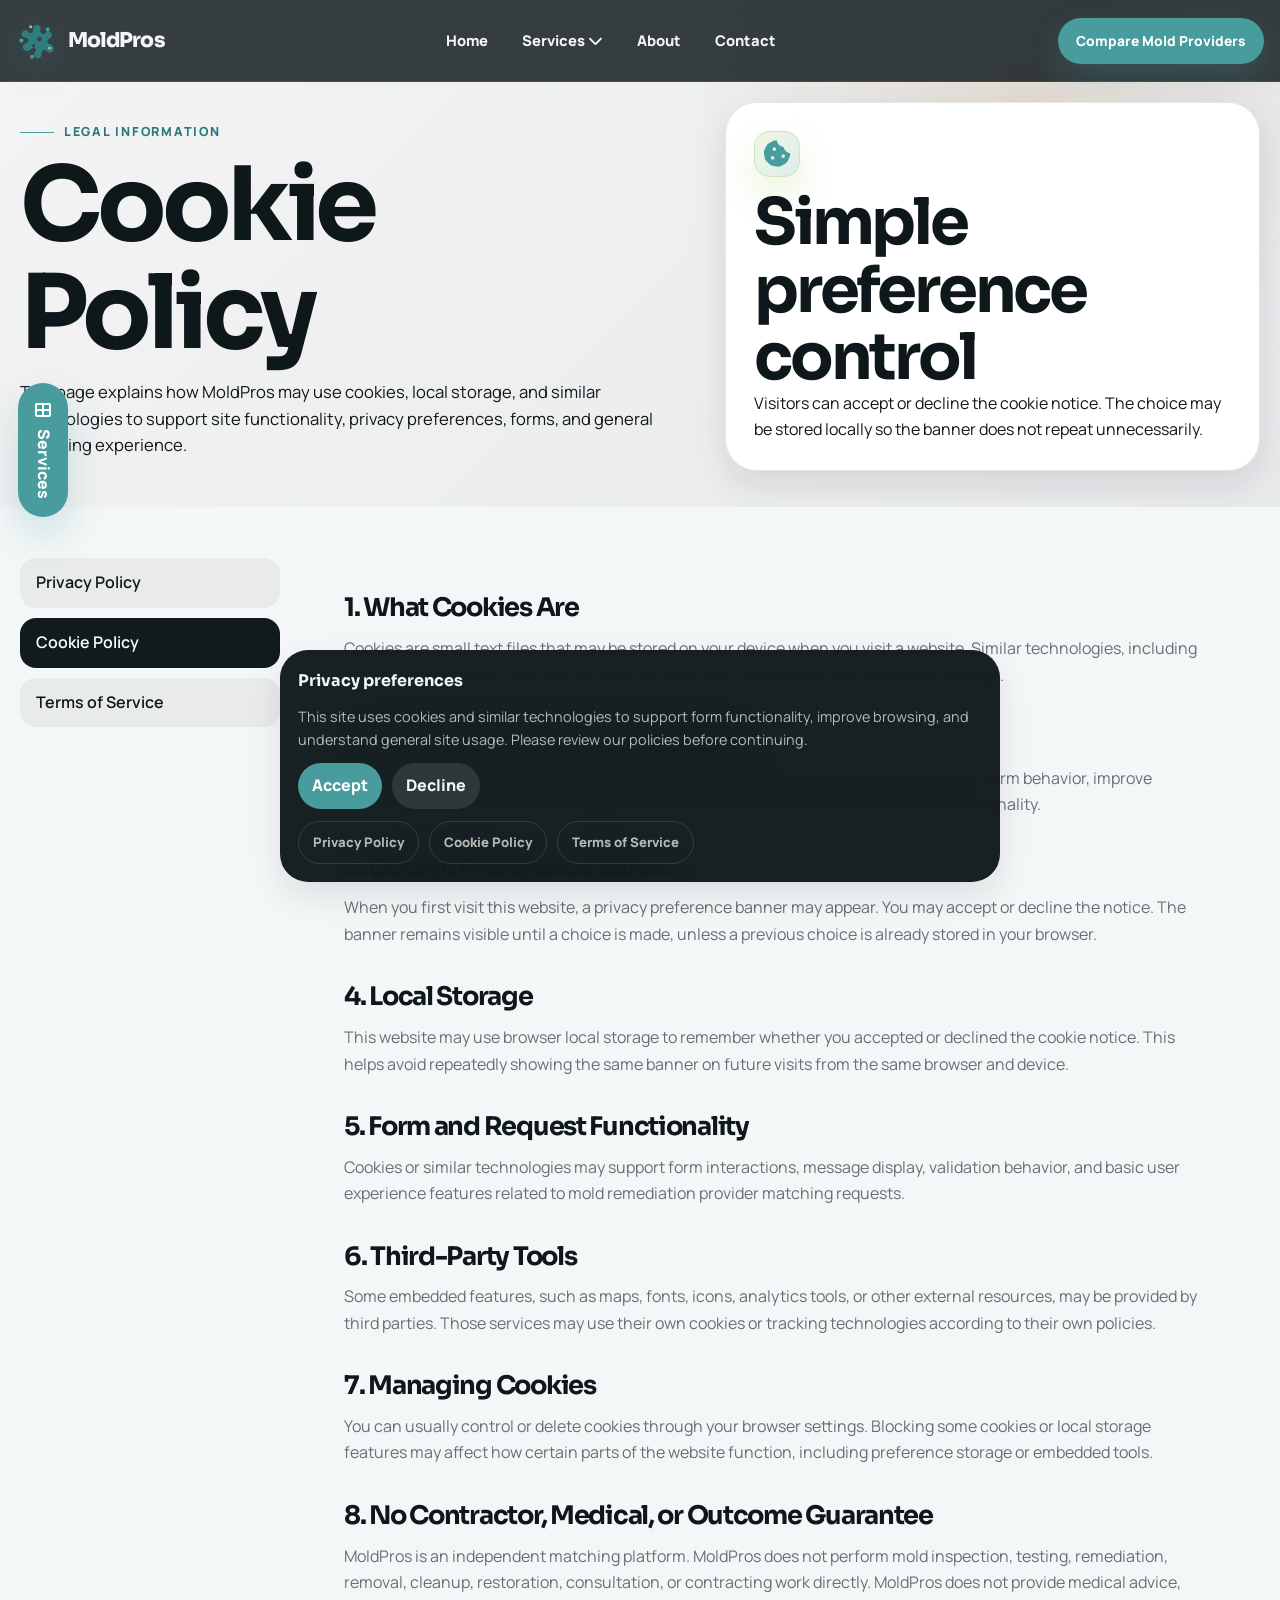
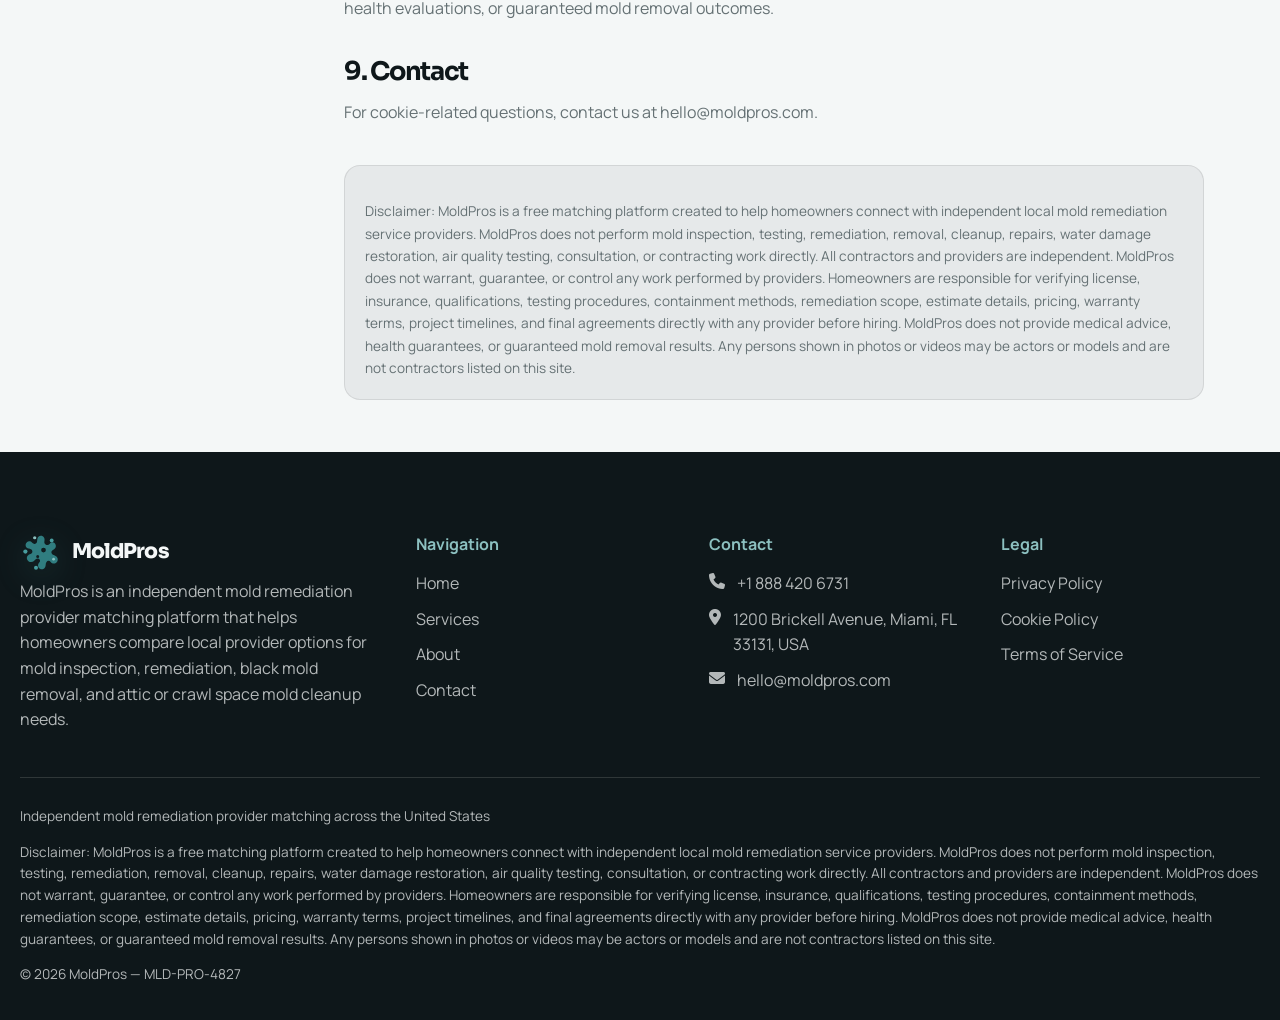
<file: cookie-policy.html>
<!DOCTYPE html>
<html lang="en" data-legal-page="cookie">

<head>
    <meta charset="UTF-8">
    <meta name="viewport" content="width=device-width, initial-scale=1.0">
    <title>Cookie Policy | MoldPros</title>

    <meta name="description"
        content="Cookie Policy for MoldPros, an independent mold remediation provider matching platform.">

    <link rel="icon" href="favicon.svg" type="image/svg+xml">

    <link
        href="https://fonts.googleapis.com/css2?family=Manrope:wght@400;500;600;700;800&family=Sora:wght@500;600;700;800&display=swap"
        rel="stylesheet">
    <link rel="stylesheet" href="https://cdnjs.cloudflare.com/ajax/libs/font-awesome/6.5.0/css/all.min.css">

    <link rel="stylesheet" href="css/style.css">
    <link rel="stylesheet" href="css/legal.css">
</head>

<body>
    <a class="skip-link" href="#main">Skip to content</a>

    <header class="site-header">
        <div class="header-inner">
            <a class="logo logo-premium-simple logo-mold-spore" href="index.html" aria-label="MoldPros home">
                <svg class="logo-icon" viewBox="0 0 64 64" fill="none" xmlns="http://www.w3.org/2000/svg"
                    aria-hidden="true">
                    <path fill-rule="evenodd" clip-rule="evenodd"
                        d="M33.2 5.8C38.1 5.8 40.1 10.2 39.1 14.2C38.5 16.7 39.3 19.1 41.5 20.3C43.6 21.5 46.1 20.5 47.7 18.6C50.8 14.8 56.5 16.6 57.3 21.5C57.8 24.7 55.9 27.2 53.3 28.2C50.6 29.3 49.5 31.9 50.8 34.4C52.1 36.8 55.1 37.2 57.5 38.6C61.4 40.8 61.6 46.9 57.4 49.4C54.4 51.2 51.2 50.2 49.1 47.8C47 45.5 43.9 45.6 42.2 48.2C40.8 50.4 41.5 53.4 40.4 55.9C38.5 60.4 32.2 60.9 29.7 56.7C28 53.8 28.8 50.7 31 48.5C32.8 46.7 32.4 43.7 29.9 42.7C26.9 41.5 24.8 43.9 22.4 46.2C19.5 49 14.4 48.6 12.1 45.1C9.5 41.1 11.8 36.8 15.8 35.6C18.7 34.7 20.4 32.7 19.7 30.2C19 27.7 16.4 27 13.8 26.5C9.2 25.6 7.4 20 10.7 16.7C13.4 14 17.2 14.6 19.5 17.2C21.2 19.1 23.9 19.7 25.8 18.1C27.9 16.3 27.2 13.7 27.7 11.2C28.2 8.2 30.2 5.8 33.2 5.8ZM37.6 25.1A3.8 3.8 0 1 0 37.6 32.7A3.8 3.8 0 1 0 37.6 25.1ZM28.3 36.8A2.4 2.4 0 1 0 28.3 41.6A2.4 2.4 0 1 0 28.3 36.8Z"
                        fill="#307D80" />

                    <circle cx="23.5" cy="9.2" r="2.6" fill="#8CC0C0" />
                    <circle cx="50.7" cy="13.5" r="3.1" fill="#489C9E" />
                    <circle cx="8.6" cy="31.2" r="3.4" fill="#489C9E" />
                    <circle cx="53.7" cy="43.5" r="2.2" fill="#8CC0C0" />
                    <circle cx="25.6" cy="57.1" r="3.2" fill="#489C9E" />
                </svg>

                <span class="logo-text">MoldPros</span>
            </a>

            <nav class="desktop-nav" aria-label="Main navigation">
                <a href="index.html">Home</a>

                <div class="nav-dropdown">
                    <button class="nav-dropdown-toggle" type="button" aria-expanded="false">
                        Services <i class="fa-solid fa-chevron-down"></i>
                    </button>
                    <div class="services-dropdown" data-services-dropdown></div>
                </div>

                <a href="about.html">About</a>
                <a href="contact.html">Contact</a>
            </nav>

            <div class="header-actions">
                <a class="btn btn-primary" href="tel:+18884206731" data-phone>Compare Mold Providers</a>

                <button class="mobile-menu-toggle" type="button" data-menu-toggle aria-label="Open menu"
                    aria-expanded="false">
                    <i class="fa-solid fa-bars"></i>
                </button>
            </div>
        </div>
    </header>

    <div class="mobile-menu" data-mobile-menu aria-hidden="true">
        <div class="mobile-menu-inner">
            <nav class="mobile-nav" aria-label="Mobile navigation">
                <a href="index.html">Home</a>

                <button class="mobile-services-toggle" type="button" data-mobile-services-toggle aria-expanded="false">
                    Services <i class="fa-solid fa-plus"></i>
                </button>

                <div class="mobile-services-list" data-mobile-services-list></div>

                <a href="about.html">About</a>
                <a href="contact.html">Contact</a>
            </nav>

            <div class="mobile-contact">
                <a href="tel:+18884206731" data-phone-number>+1 888 420 6731</a>
                <a href="mailto:hello@moldpros.com" data-email-link data-email>hello@moldpros.com</a>
                <span data-address>1200 Brickell Avenue, Miami, FL 33131, USA</span>
            </div>
        </div>
    </div>

    <a class="sticky-service-btn" href="services.html">
        <i class="fa-solid fa-table-cells-large"></i>
        Services
    </a>

    <main id="main">
        <section class="legal-hero">
            <div class="container legal-hero-grid">
                <div class="legal-hero-copy reveal-up">
                    <span class="eyebrow">Legal information</span>
                    <h1>Cookie Policy</h1>
                    <p class="lead">
                        This page explains how MoldPros may use cookies, local storage, and similar technologies
                        to support site functionality, privacy preferences, forms, and general browsing experience.
                    </p>
                </div>

                <div class="legal-hero-card premium-card reveal-up">
                    <i class="fa-solid fa-cookie-bite"></i>
                    <h2>Simple preference control</h2>
                    <p>
                        Visitors can accept or decline the cookie notice. The choice may be stored
                        locally so the banner does not repeat unnecessarily.
                    </p>
                </div>
            </div>
        </section>

        <section class="legal-content section">
            <div class="container legal-layout">
                <aside class="legal-sidebar reveal-up">
                    <a href="privacy-policy.html">Privacy Policy</a>
                    <a href="cookie-policy.html" class="is-active">Cookie Policy</a>
                    <a href="terms-of-service.html">Terms of Service</a>
                </aside>

                <article class="legal-article reveal-up">
                    <h2>1. What Cookies Are</h2>
                    <p>
                        Cookies are small text files that may be stored on your device when you
                        visit a website. Similar technologies, including browser local storage,
                        may also be used for basic site functionality and preference storage.
                    </p>

                    <h2>2. How MoldPros May Use Cookies</h2>
                    <p>
                        MoldPros may use cookies or similar technologies to remember privacy choices,
                        support form behavior, improve browsing experience, understand general site
                        activity, and maintain basic website functionality.
                    </p>

                    <h2>3. Cookie Preference Banner</h2>
                    <p>
                        When you first visit this website, a privacy preference banner may appear.
                        You may accept or decline the notice. The banner remains visible until a choice
                        is made, unless a previous choice is already stored in your browser.
                    </p>

                    <h2>4. Local Storage</h2>
                    <p>
                        This website may use browser local storage to remember whether you accepted
                        or declined the cookie notice. This helps avoid repeatedly showing the same
                        banner on future visits from the same browser and device.
                    </p>

                    <h2>5. Form and Request Functionality</h2>
                    <p>
                        Cookies or similar technologies may support form interactions, message display,
                        validation behavior, and basic user experience features related to mold remediation
                        provider matching requests.
                    </p>

                    <h2>6. Third-Party Tools</h2>
                    <p>
                        Some embedded features, such as maps, fonts, icons, analytics tools, or other
                        external resources, may be provided by third parties. Those services may use
                        their own cookies or tracking technologies according to their own policies.
                    </p>

                    <h2>7. Managing Cookies</h2>
                    <p>
                        You can usually control or delete cookies through your browser settings.
                        Blocking some cookies or local storage features may affect how certain parts
                        of the website function, including preference storage or embedded tools.
                    </p>

                    <h2>8. No Contractor, Medical, or Outcome Guarantee</h2>
                    <p>
                        MoldPros is an independent matching platform. MoldPros does not perform mold
                        inspection, testing, remediation, removal, cleanup, restoration, consultation,
                        or contracting work directly. MoldPros does not provide medical advice,
                        health evaluations, or guaranteed mold removal outcomes.
                    </p>

                    <h2>9. Contact</h2>
                    <p>
                        For cookie-related questions, contact us at
                        <a href="mailto:hello@moldpros.com" data-email-link data-email>hello@moldpros.com</a>.
                    </p>

                    <div class="legal-disclaimer">
                        <p data-disclaimer></p>
                    </div>
                </article>
            </div>
        </section>
    </main>

    <footer class="site-footer"></footer>

    <script src="js/config.js"></script>
    <script src="js/services-data.js"></script>
    <script src="js/main.js"></script>
    <script src="js/legal.js"></script>
</body>

</html>
</file>
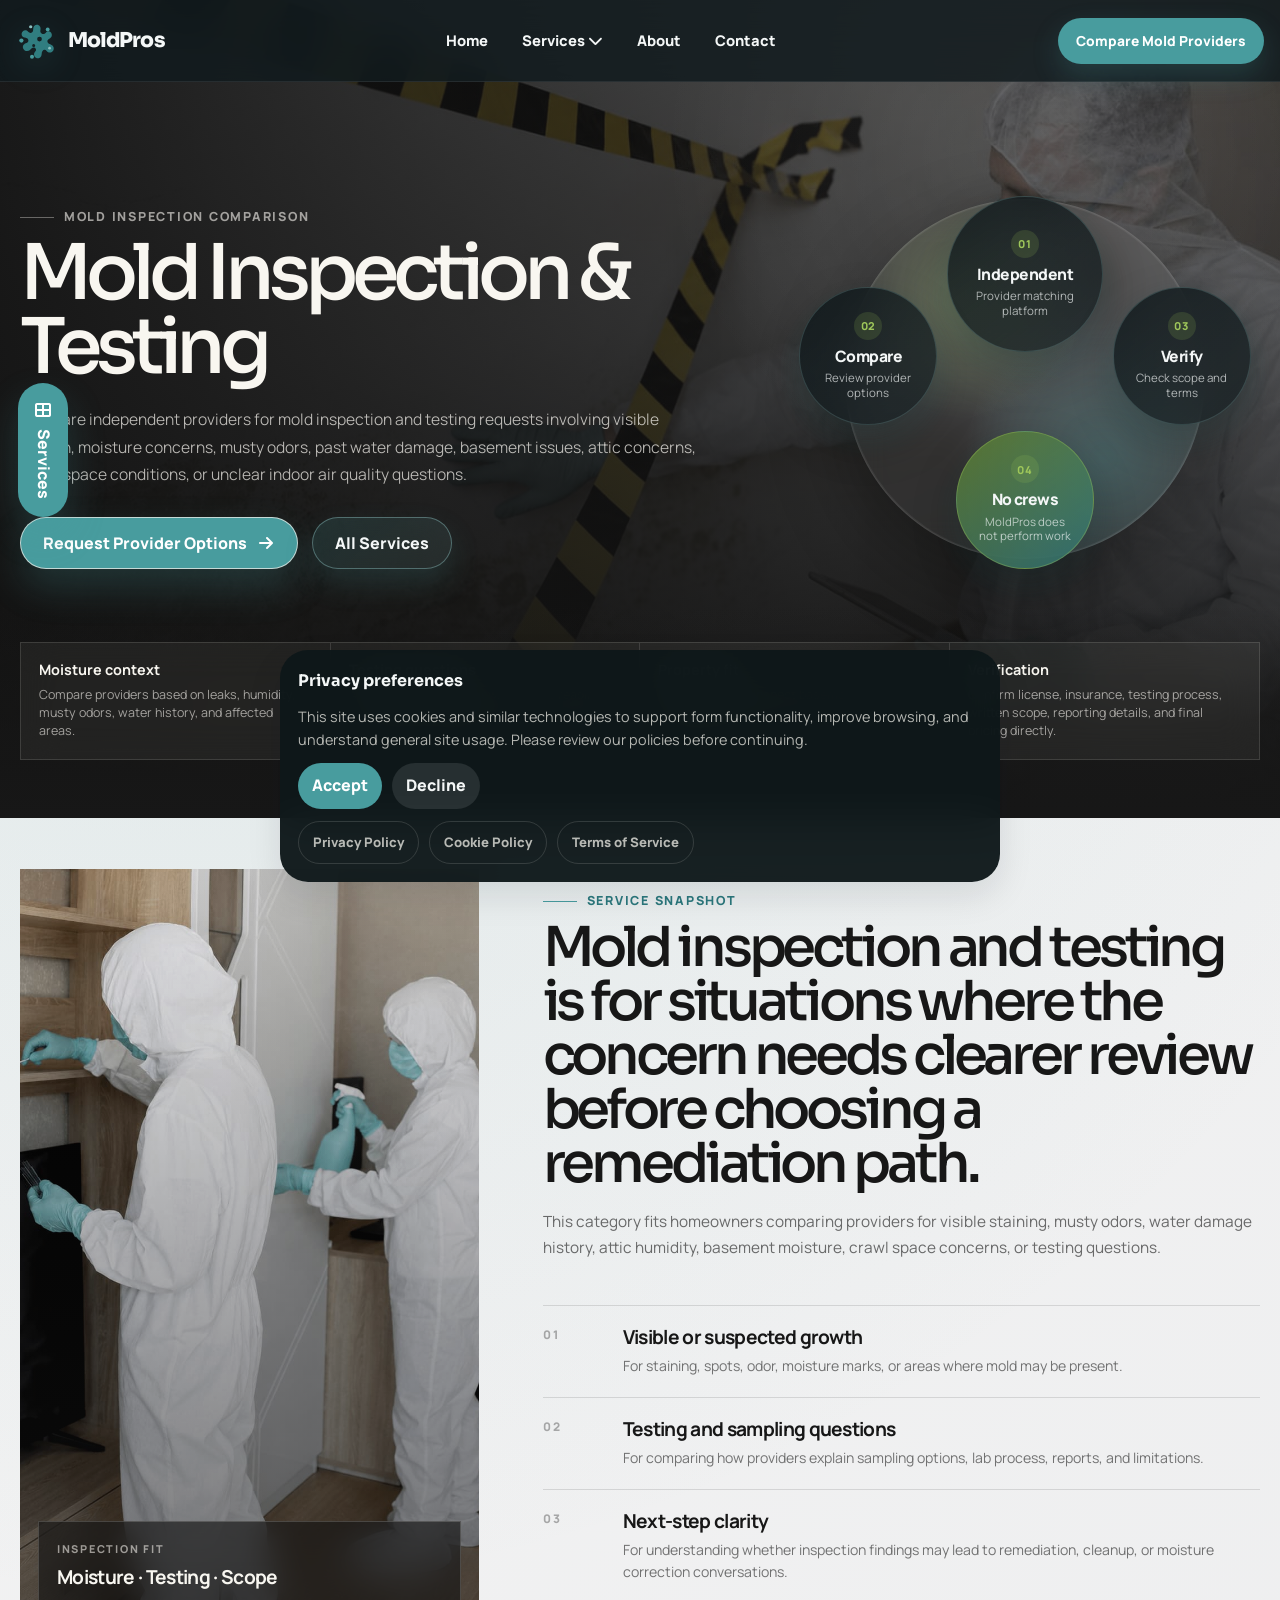
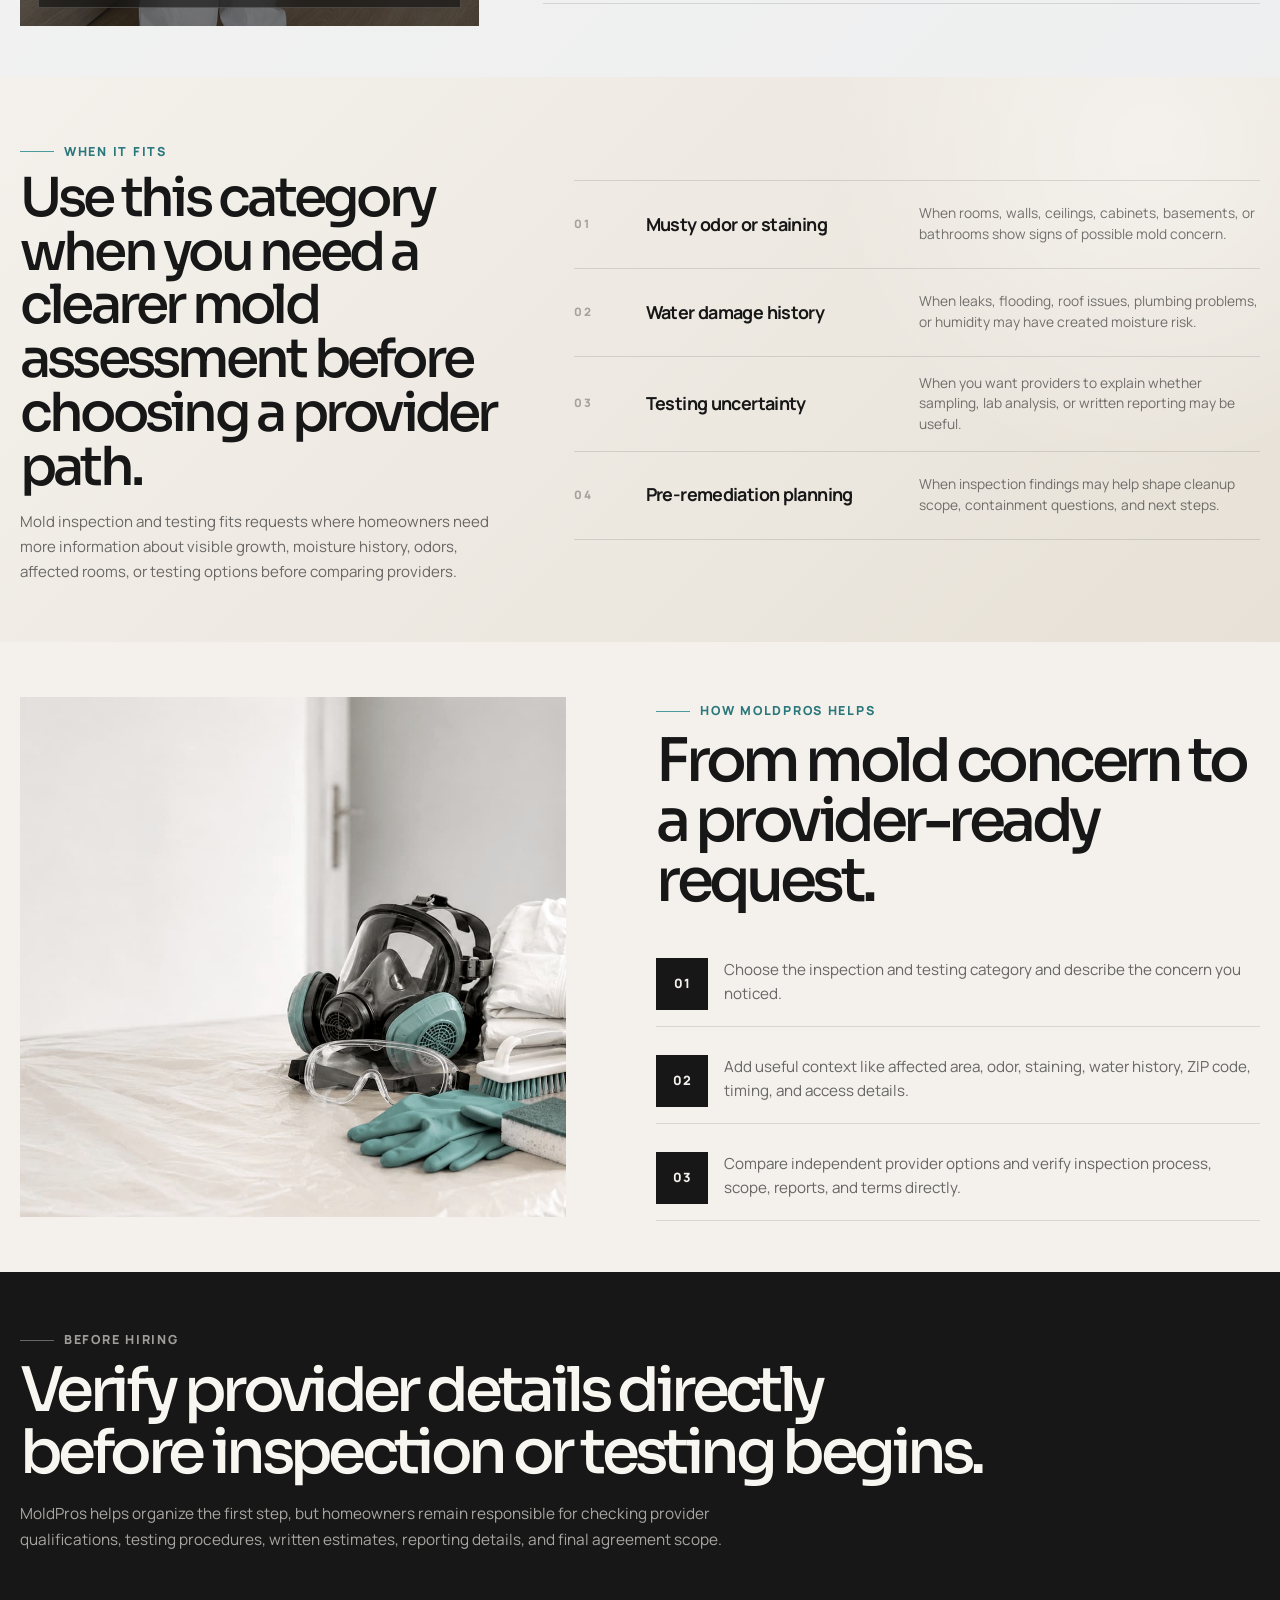
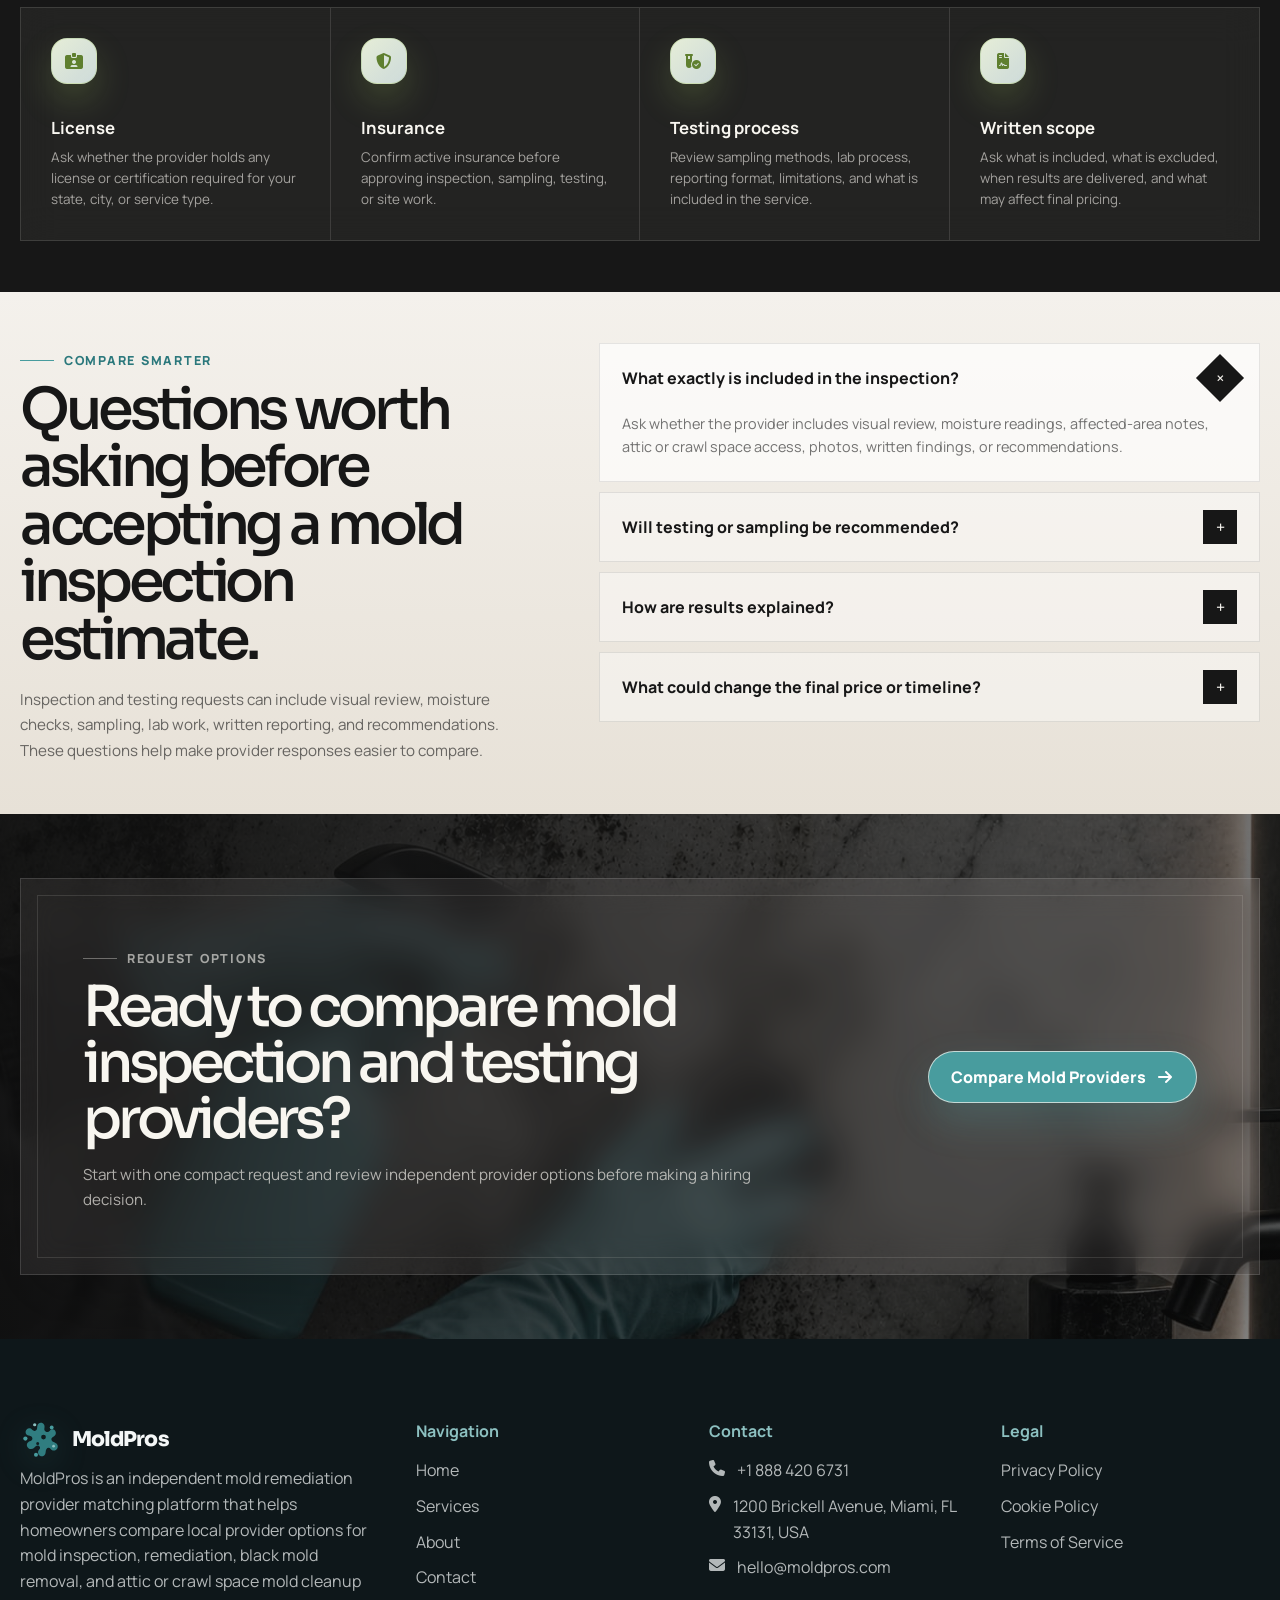
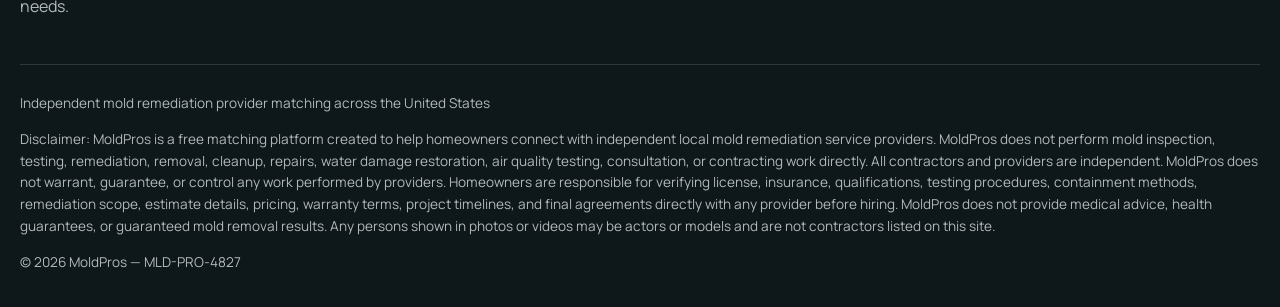
<file: mold-inspection-testing.html>
<!DOCTYPE html>
<html lang="en" data-service-id="mold-inspection-testing">

<head>
    <meta charset="UTF-8">
    <meta name="viewport" content="width=device-width, initial-scale=1.0">
    <title>Mold Inspection & Testing | MoldPros</title>

    <meta name="description"
        content="Compare independent mold inspection and testing providers with MoldPros. Explore moisture checks, sampling questions, provider verification, and scope details before hiring.">

    <link rel="icon" href="favicon.svg" type="image/svg+xml">

    <link
        href="https://fonts.googleapis.com/css2?family=Manrope:wght@400;500;600;700;800&family=Sora:wght@500;600;700;800&display=swap"
        rel="stylesheet">

    <link rel="stylesheet" href="https://cdnjs.cloudflare.com/ajax/libs/font-awesome/6.5.0/css/all.min.css">

    <link rel="stylesheet" href="css/style.css">
    <link rel="stylesheet" href="css/service-page.css">
</head>

<body>
    <a class="skip-link" href="#main">Skip to content</a>

    <header class="site-header">
        <div class="header-inner">
            <a class="logo logo-premium-simple logo-mold-spore" href="index.html" aria-label="MoldPros home">
                <svg class="logo-icon" viewBox="0 0 64 64" fill="none" xmlns="http://www.w3.org/2000/svg"
                    aria-hidden="true">
                    <path fill-rule="evenodd" clip-rule="evenodd"
                        d="M33.2 5.8C38.1 5.8 40.1 10.2 39.1 14.2C38.5 16.7 39.3 19.1 41.5 20.3C43.6 21.5 46.1 20.5 47.7 18.6C50.8 14.8 56.5 16.6 57.3 21.5C57.8 24.7 55.9 27.2 53.3 28.2C50.6 29.3 49.5 31.9 50.8 34.4C52.1 36.8 55.1 37.2 57.5 38.6C61.4 40.8 61.6 46.9 57.4 49.4C54.4 51.2 51.2 50.2 49.1 47.8C47 45.5 43.9 45.6 42.2 48.2C40.8 50.4 41.5 53.4 40.4 55.9C38.5 60.4 32.2 60.9 29.7 56.7C28 53.8 28.8 50.7 31 48.5C32.8 46.7 32.4 43.7 29.9 42.7C26.9 41.5 24.8 43.9 22.4 46.2C19.5 49 14.4 48.6 12.1 45.1C9.5 41.1 11.8 36.8 15.8 35.6C18.7 34.7 20.4 32.7 19.7 30.2C19 27.7 16.4 27 13.8 26.5C9.2 25.6 7.4 20 10.7 16.7C13.4 14 17.2 14.6 19.5 17.2C21.2 19.1 23.9 19.7 25.8 18.1C27.9 16.3 27.2 13.7 27.7 11.2C28.2 8.2 30.2 5.8 33.2 5.8ZM37.6 25.1A3.8 3.8 0 1 0 37.6 32.7A3.8 3.8 0 1 0 37.6 25.1ZM28.3 36.8A2.4 2.4 0 1 0 28.3 41.6A2.4 2.4 0 1 0 28.3 36.8Z"
                        fill="#307D80" />

                    <circle cx="23.5" cy="9.2" r="2.6" fill="#8CC0C0" />
                    <circle cx="50.7" cy="13.5" r="3.1" fill="#489C9E" />
                    <circle cx="8.6" cy="31.2" r="3.4" fill="#489C9E" />
                    <circle cx="53.7" cy="43.5" r="2.2" fill="#8CC0C0" />
                    <circle cx="25.6" cy="57.1" r="3.2" fill="#489C9E" />
                </svg>

                <span class="logo-text">MoldPros</span>
            </a>

            <nav class="desktop-nav" aria-label="Main navigation">
                <a href="index.html">Home</a>

                <div class="nav-dropdown">
                    <button class="nav-dropdown-toggle" type="button" aria-expanded="false">
                        Services <i class="fa-solid fa-chevron-down"></i>
                    </button>
                    <div class="services-dropdown" data-services-dropdown></div>
                </div>

                <a href="about.html">About</a>
                <a href="contact.html">Contact</a>
            </nav>

            <div class="header-actions">
                <a class="btn btn-primary" href="tel:+18884206731" data-phone>Compare Mold Providers</a>

                <button class="mobile-menu-toggle" type="button" data-menu-toggle aria-label="Open menu"
                    aria-expanded="false">
                    <i class="fa-solid fa-bars"></i>
                </button>
            </div>
        </div>
    </header>

    <div class="mobile-menu" data-mobile-menu aria-hidden="true">
        <div class="mobile-menu-inner">
            <nav class="mobile-nav" aria-label="Mobile navigation">
                <a href="index.html">Home</a>

                <button class="mobile-services-toggle" type="button" data-mobile-services-toggle aria-expanded="false">
                    Services <i class="fa-solid fa-plus"></i>
                </button>

                <div class="mobile-services-list" data-mobile-services-list></div>

                <a href="about.html">About</a>
                <a href="contact.html">Contact</a>
            </nav>

            <div class="mobile-contact">
                <a href="tel:+18884206731" data-phone-number>+1 888 420 6731</a>
                <a href="mailto:hello@moldpros.com" data-email-link data-email>hello@moldpros.com</a>
                <span data-address>1200 Brickell Avenue, Miami, FL 33131, USA</span>
            </div>
        </div>
    </div>

    <a class="sticky-service-btn" href="services.html">
        <i class="fa-solid fa-table-cells-large"></i>
        Services
    </a>

    <main id="main">

        <section class="service-hero">
            <div class="service-hero-bg">
                <img src="images/services/mold-inspection-testing.jpg"
                    alt="Mold inspection specialist checking moisture inside a residential property">
            </div>

            <div class="service-hero-overlay"></div>

            <div class="container service-hero-grid">
                <div class="service-hero-copy reveal-up">
                    <span class="eyebrow">Mold inspection comparison</span>

                    <h1>Mold Inspection & Testing</h1>

                    <p class="lead">
                        Compare independent providers for mold inspection and testing requests involving visible growth,
                        moisture concerns, musty odors, past water damage, basement issues, attic concerns, crawl space
                        conditions, or unclear indoor air quality questions.
                    </p>

                    <div class="service-hero-actions">
                        <a class="btn btn-primary" href="contact.html?service=mold-inspection-testing">
                            Request Provider Options
                            <i class="fa-solid fa-arrow-right"></i>
                        </a>

                        <a class="btn btn-ghost" href="services.html">
                            All Services
                        </a>
                    </div>
                </div>

                <div class="service-hero-orbs reveal-up" aria-label="MoldPros platform highlights">
                    <div class="service-hero-orb service-hero-orb--large">
                        <span>01</span>
                        <strong>Independent</strong>
                        <p>Provider matching platform</p>
                    </div>

                    <div class="service-hero-orb">
                        <span>02</span>
                        <strong>Compare</strong>
                        <p>Review provider options</p>
                    </div>

                    <div class="service-hero-orb">
                        <span>03</span>
                        <strong>Verify</strong>
                        <p>Check scope and terms</p>
                    </div>

                    <div class="service-hero-orb service-hero-orb--accent">
                        <span>04</span>
                        <strong>No crews</strong>
                        <p>MoldPros does not perform work</p>
                    </div>
                </div>

                <div class="service-hero-rail reveal-up" aria-label="Mold inspection comparison highlights">
                    <div class="rail-item">
                        <strong>Moisture context</strong>
                        <span>Compare providers based on leaks, humidity, musty odors, water history, and affected
                            areas.</span>
                    </div>

                    <div class="rail-item">
                        <strong>Testing questions</strong>
                        <span>Ask whether visual review, moisture readings, air samples, surface samples, or lab
                            analysis may be recommended.</span>
                    </div>

                    <div class="rail-item">
                        <strong>Property fit</strong>
                        <span>Review who can inspect basements, attics, crawl spaces, bathrooms, walls, or
                            hard-to-access areas.</span>
                    </div>

                    <div class="rail-item">
                        <strong>Verification</strong>
                        <span>Confirm license, insurance, testing process, written scope, reporting details, and final
                            pricing directly.</span>
                    </div>
                </div>
            </div>
        </section>

        <section class="service-snapshot service-snapshot--installation section">
            <div class="container service-snapshot-editorial">
                <div class="service-snapshot-media reveal-up">
                    <img src="images/service-pages/mold-inspection-snapshot.jpg"
                        alt="Mold inspection and moisture assessment planning">

                    <div class="snapshot-media-badge">
                        <span>Inspection fit</span>
                        <strong>Moisture · Testing · Scope</strong>
                    </div>
                </div>

                <div class="service-snapshot-content reveal-up">
                    <span class="eyebrow">Service snapshot</span>

                    <h2>
                        Mold inspection and testing is for situations where the concern needs clearer review before
                        choosing a remediation path.
                    </h2>

                    <p>
                        This category fits homeowners comparing providers for visible staining, musty odors, water
                        damage history, attic humidity, basement moisture, crawl space concerns, or testing questions.
                    </p>

                    <div class="snapshot-line-list">
                        <article>
                            <span>01</span>
                            <div>
                                <strong>Visible or suspected growth</strong>
                                <p>For staining, spots, odor, moisture marks, or areas where mold may be present.</p>
                            </div>
                        </article>

                        <article>
                            <span>02</span>
                            <div>
                                <strong>Testing and sampling questions</strong>
                                <p>For comparing how providers explain sampling options, lab process, reports, and
                                    limitations.</p>
                            </div>
                        </article>

                        <article>
                            <span>03</span>
                            <div>
                                <strong>Next-step clarity</strong>
                                <p>For understanding whether inspection findings may lead to remediation, cleanup, or
                                    moisture correction conversations.</p>
                            </div>
                        </article>
                    </div>
                </div>
            </div>
        </section>

        <section class="service-fit service-fit--compact section">
            <div class="container service-fit-compact-grid">
                <div class="service-fit-compact-copy reveal-up">
                    <span class="eyebrow">When it fits</span>

                    <h2>Use this category when you need a clearer mold assessment before choosing a provider path.</h2>

                    <p>
                        Mold inspection and testing fits requests where homeowners need more information about visible
                        growth, moisture history, odors, affected rooms, or testing options before comparing providers.
                    </p>
                </div>

                <div class="service-fit-compact-list reveal-up">
                    <article>
                        <span>01</span>
                        <strong>Musty odor or staining</strong>
                        <p>When rooms, walls, ceilings, cabinets, basements, or bathrooms show signs of possible mold
                            concern.</p>
                    </article>

                    <article>
                        <span>02</span>
                        <strong>Water damage history</strong>
                        <p>When leaks, flooding, roof issues, plumbing problems, or humidity may have created moisture
                            risk.</p>
                    </article>

                    <article>
                        <span>03</span>
                        <strong>Testing uncertainty</strong>
                        <p>When you want providers to explain whether sampling, lab analysis, or written reporting may
                            be useful.</p>
                    </article>

                    <article>
                        <span>04</span>
                        <strong>Pre-remediation planning</strong>
                        <p>When inspection findings may help shape cleanup scope, containment questions, and next steps.
                        </p>
                    </article>
                </div>
            </div>
        </section>

        <section class="service-split section">
            <div class="container service-split-grid">
                <div class="service-split-image reveal-up">
                    <img src="images/services/services-mold-hero.jpg"
                        alt="Mold inspection provider reviewing a residential moisture concern">
                </div>

                <div class="service-split-copy reveal-up">
                    <span class="eyebrow">How MoldPros helps</span>
                    <h2>From mold concern to a provider-ready request.</h2>

                    <div class="split-steps">
                        <div>
                            <strong>01</strong>
                            <p>Choose the inspection and testing category and describe the concern you noticed.</p>
                        </div>

                        <div>
                            <strong>02</strong>
                            <p>Add useful context like affected area, odor, staining, water history, ZIP code, timing,
                                and access details.</p>
                        </div>

                        <div>
                            <strong>03</strong>
                            <p>Compare independent provider options and verify inspection process, scope, reports, and
                                terms directly.</p>
                        </div>
                    </div>
                </div>
            </div>
        </section>

        <section class="service-verify section">
            <div class="container service-verify-shell">
                <div class="service-verify-head reveal-up">
                    <span class="eyebrow">Before hiring</span>
                    <h2>Verify provider details directly before inspection or testing begins.</h2>
                    <p>
                        MoldPros helps organize the first step, but homeowners remain responsible for checking
                        provider qualifications, testing procedures, written estimates, reporting details, and final
                        agreement scope.
                    </p>
                </div>

                <div class="service-verify-grid reveal-up">
                    <article>
                        <i class="fa-solid fa-id-card-clip"></i>
                        <strong>License</strong>
                        <p>Ask whether the provider holds any license or certification required for your state, city, or
                            service type.</p>
                    </article>

                    <article>
                        <i class="fa-solid fa-shield-halved"></i>
                        <strong>Insurance</strong>
                        <p>Confirm active insurance before approving inspection, sampling, testing, or site work.</p>
                    </article>

                    <article>
                        <i class="fa-solid fa-vial-circle-check"></i>
                        <strong>Testing process</strong>
                        <p>Review sampling methods, lab process, reporting format, limitations, and what is included in
                            the service.</p>
                    </article>

                    <article>
                        <i class="fa-solid fa-file-contract"></i>
                        <strong>Written scope</strong>
                        <p>Ask what is included, what is excluded, when results are delivered, and what may affect final
                            pricing.</p>
                    </article>
                </div>
            </div>
        </section>

        <section class="service-questions section">
            <div class="container service-questions-grid">
                <div class="service-questions-copy reveal-up">
                    <span class="eyebrow">Compare smarter</span>
                    <h2>Questions worth asking before accepting a mold inspection estimate.</h2>
                    <p>
                        Inspection and testing requests can include visual review, moisture checks, sampling, lab work,
                        written reporting, and recommendations. These questions help make provider responses easier to
                        compare.
                    </p>
                </div>

                <div class="service-question-list reveal-up">
                    <details open>
                        <summary>What exactly is included in the inspection?</summary>
                        <p>
                            Ask whether the provider includes visual review, moisture readings, affected-area notes,
                            attic or crawl space access, photos, written findings, or recommendations.
                        </p>
                    </details>

                    <details>
                        <summary>Will testing or sampling be recommended?</summary>
                        <p>
                            Confirm whether air samples, surface samples, bulk samples, or lab analysis are part of the
                            estimate or priced separately.
                        </p>
                    </details>

                    <details>
                        <summary>How are results explained?</summary>
                        <p>
                            Ask whether the provider offers a written report, lab documentation, photos, moisture
                            findings, and clear next-step guidance.
                        </p>
                    </details>

                    <details>
                        <summary>What could change the final price or timeline?</summary>
                        <p>
                            Confirm how extra rooms, difficult access, additional samples, lab turnaround time,
                            emergency scheduling, or expanded scope would be priced and approved.
                        </p>
                    </details>
                </div>
            </div>
        </section>

        <section class="service-cta section">
            <div class="container">
                <div class="service-cta-card reveal-up">
                    <div>
                        <span class="eyebrow">Request options</span>
                        <h2>Ready to compare mold inspection and testing providers?</h2>
                        <p>
                            Start with one compact request and review independent provider options before making
                            a hiring decision.
                        </p>
                    </div>

                    <a class="btn btn-primary" href="contact.html?service=mold-inspection-testing">
                        Compare Mold Providers
                        <i class="fa-solid fa-arrow-right"></i>
                    </a>
                </div>
            </div>
        </section>
    </main>

    <footer class="site-footer"></footer>

    <script type="application/ld+json">
    {
        "@context": "https://schema.org",
        "@type": "FAQPage",
        "mainEntity": [
            {
                "@type": "Question",
                "name": "Is MoldPros a mold inspection company?",
                "acceptedAnswer": {
                    "@type": "Answer",
                    "text": "No. MoldPros is an independent matching platform. We do not perform mold inspection, testing, remediation, cleanup, restoration, consultation, or contracting work directly."
                }
            },
            {
                "@type": "Question",
                "name": "What should I include in a mold inspection request?",
                "acceptedAnswer": {
                    "@type": "Answer",
                    "text": "Helpful details include the affected area, visible staining, musty odor, moisture history, leaks, property type, ZIP code, timing, and whether testing or written reporting is requested."
                }
            },
            {
                "@type": "Question",
                "name": "Can inspection pricing change after the provider reviews the property?",
                "acceptedAnswer": {
                    "@type": "Answer",
                    "text": "It can. Final pricing may depend on property size, number of affected areas, access difficulty, sample count, lab testing, emergency timing, and provider scope."
                }
            },
            {
                "@type": "Question",
                "name": "What should I verify before hiring a mold inspection provider?",
                "acceptedAnswer": {
                    "@type": "Answer",
                    "text": "Confirm license or certification where applicable, insurance, written estimate, inspection scope, sampling process, lab reporting details, turnaround time, exclusions, and final pricing directly with the provider."
                }
            }
        ]
    }
    </script>

    <script src="js/config.js"></script>
    <script src="js/services-data.js"></script>
    <script src="js/main.js"></script>
    <script src="js/service-page.js"></script>
</body>

</html>
</file>
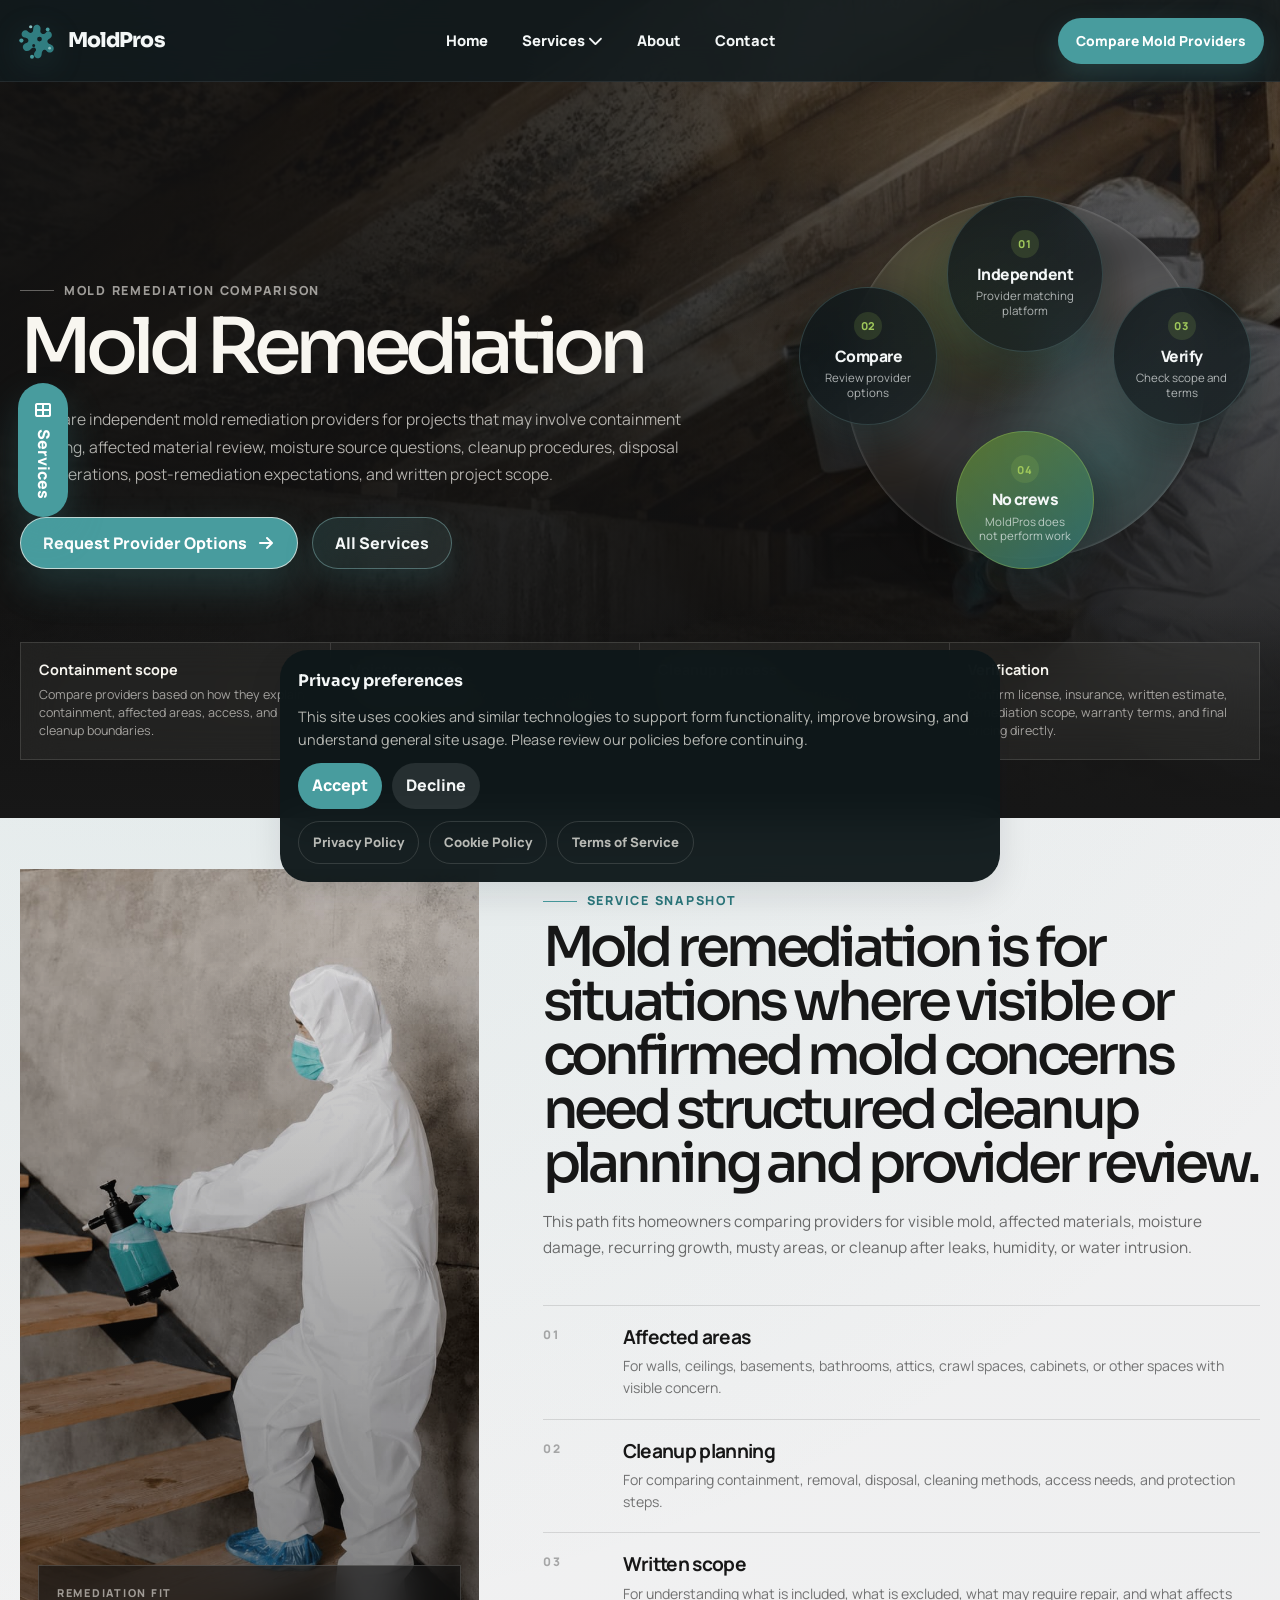
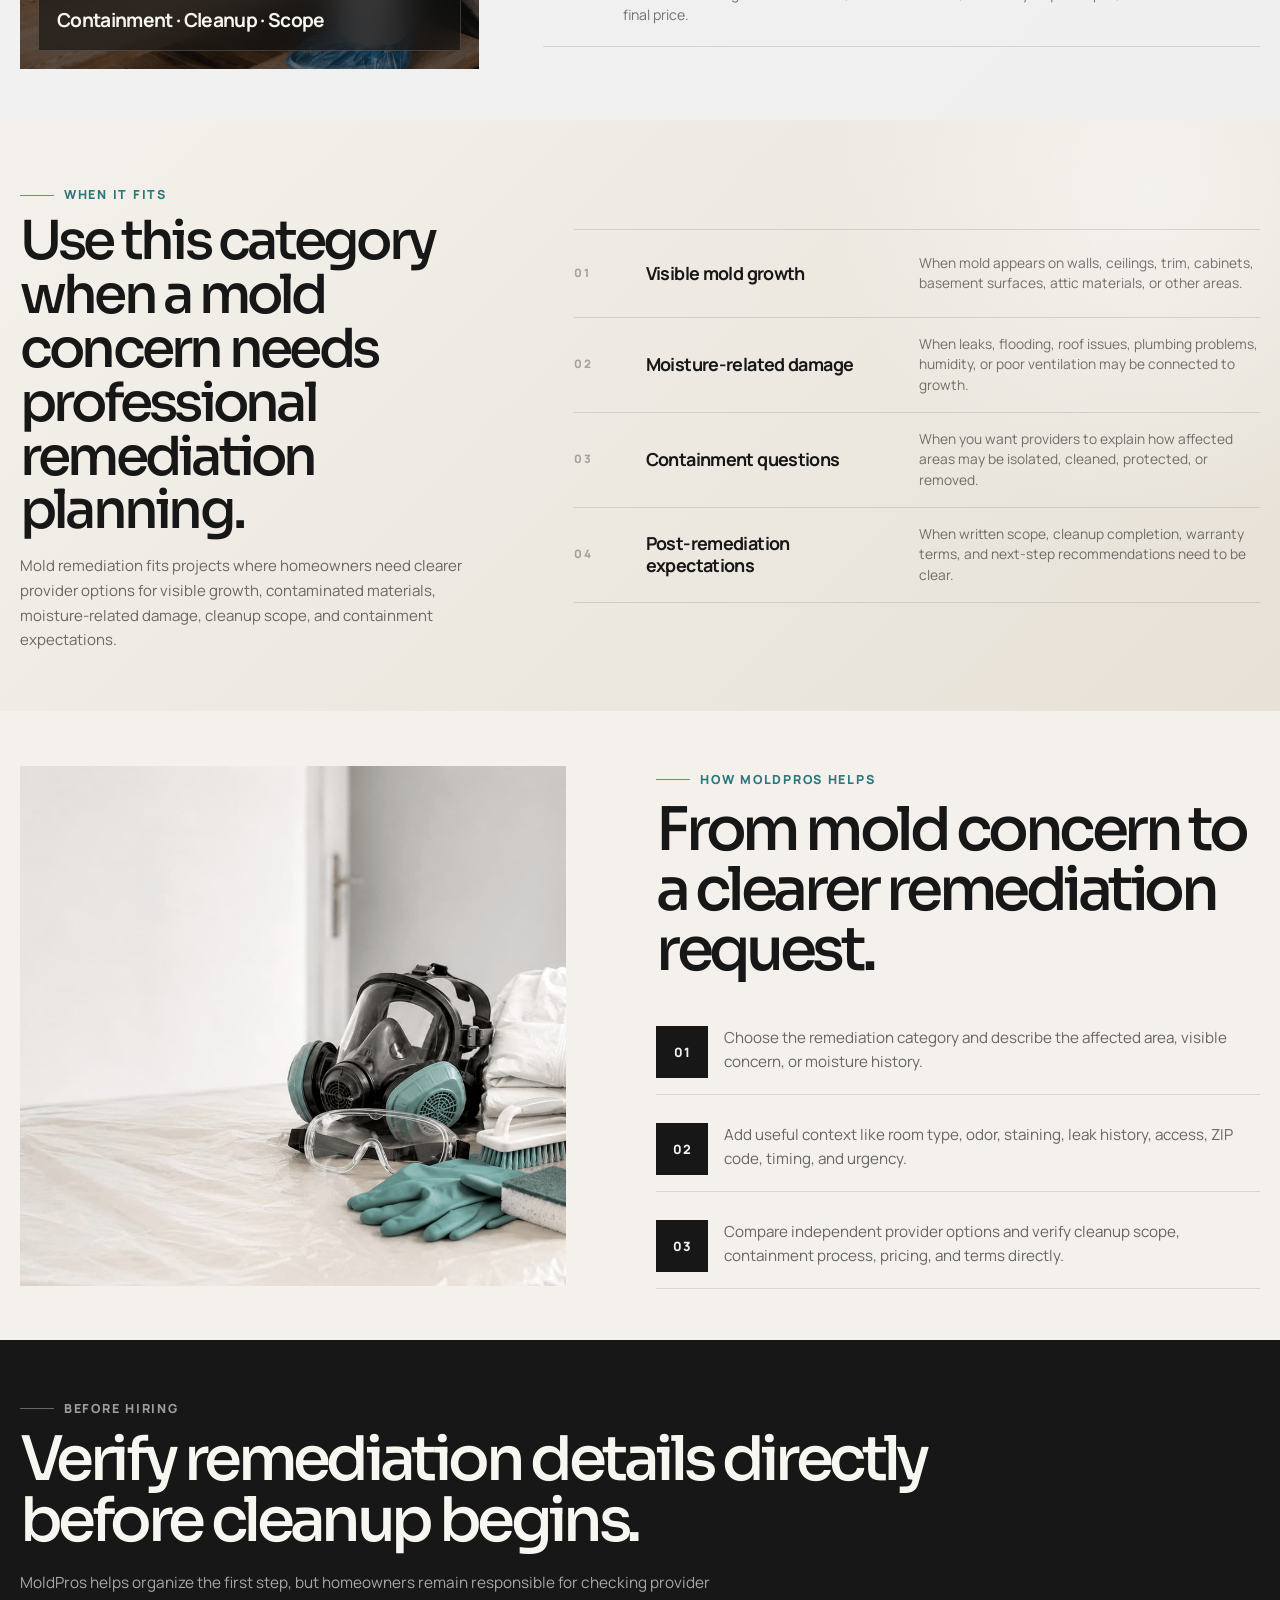
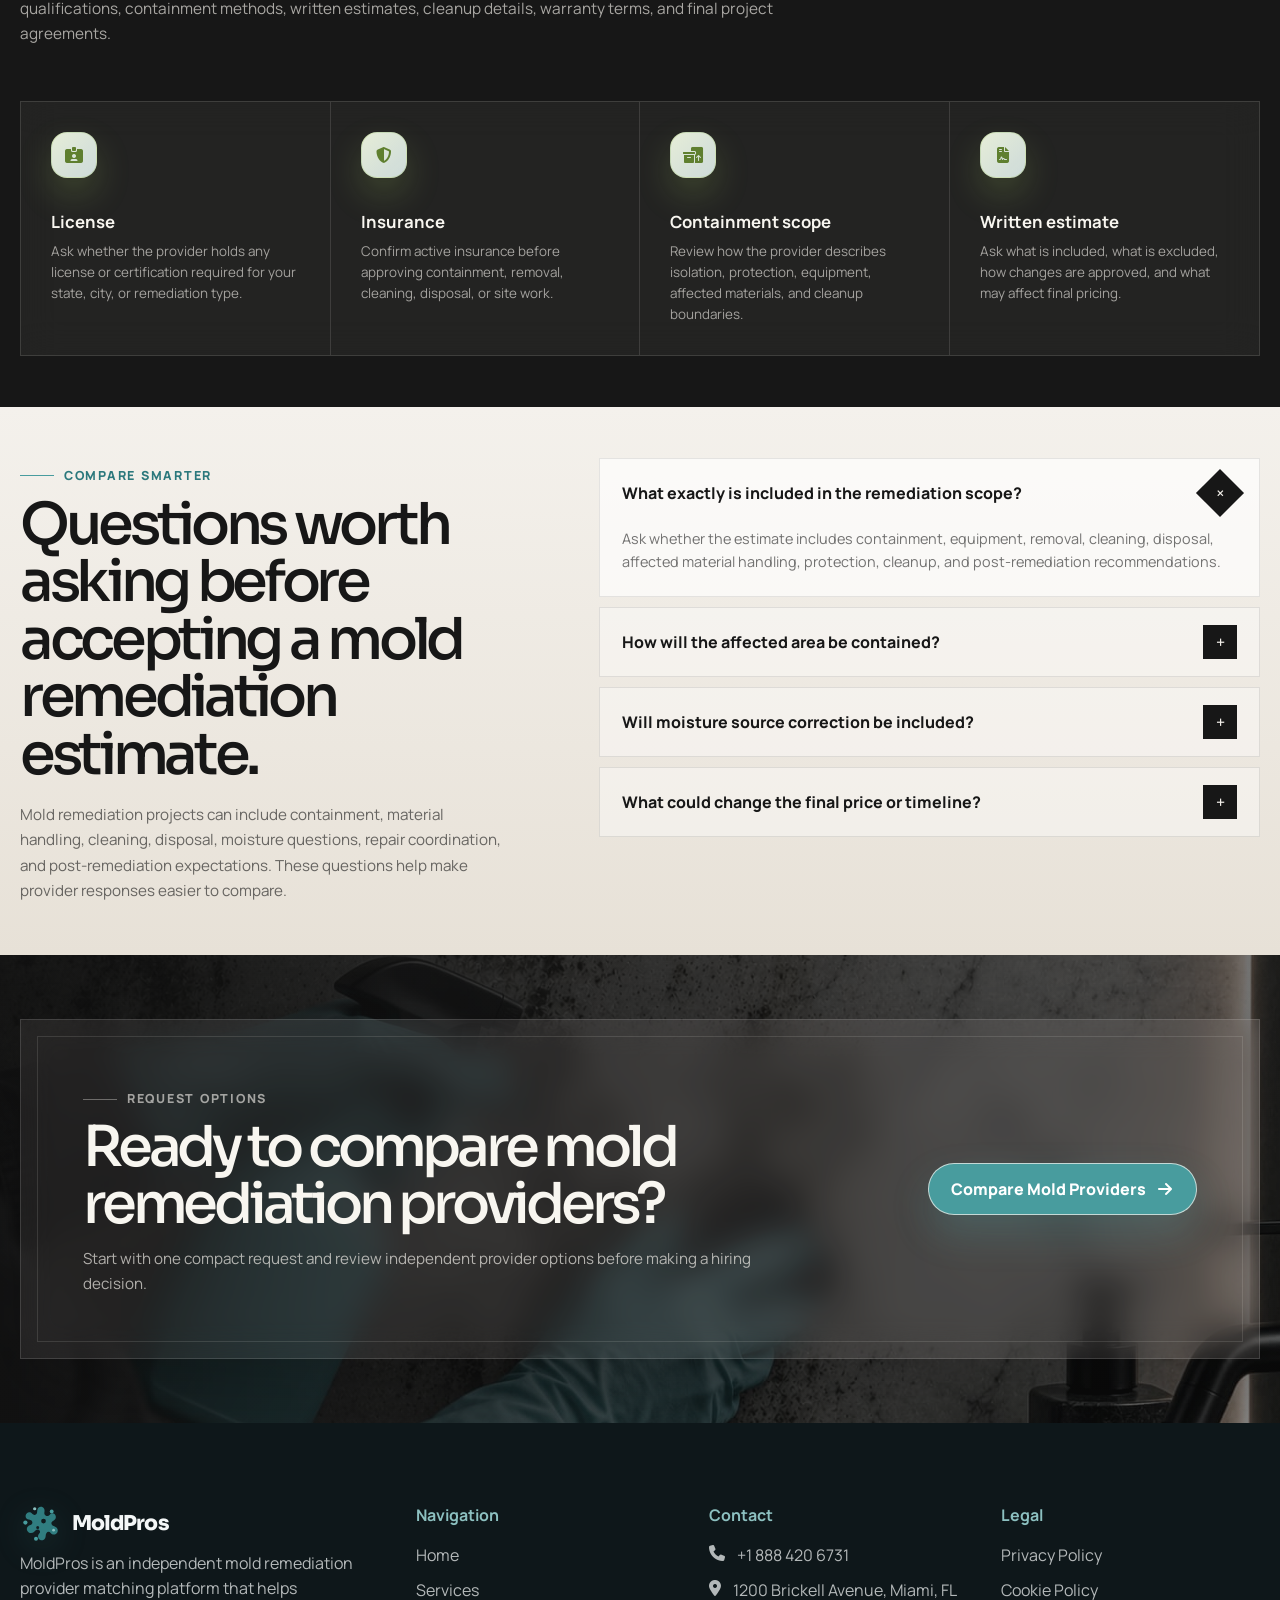
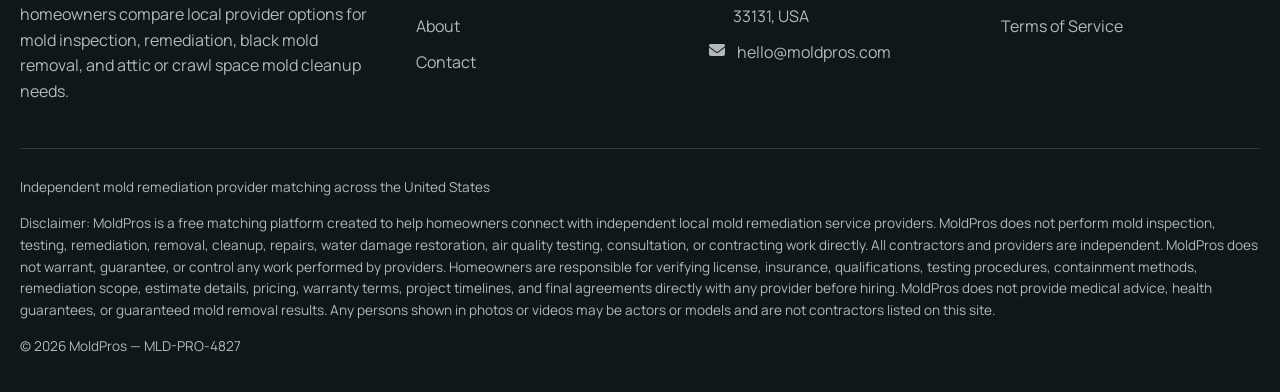
<file: mold-remediation.html>
<!DOCTYPE html>
<html lang="en" data-service-id="mold-remediation">

<head>
    <meta charset="UTF-8">
    <meta name="viewport" content="width=device-width, initial-scale=1.0">
    <title>Mold Remediation | MoldPros</title>

    <meta name="description"
        content="Compare independent mold remediation providers with MoldPros. Explore containment, cleanup scope, moisture source questions, provider verification, and estimate factors before hiring.">

    <link rel="icon" href="favicon.svg" type="image/svg+xml">

    <link
        href="https://fonts.googleapis.com/css2?family=Manrope:wght@400;500;600;700;800&family=Sora:wght@500;600;700;800&display=swap"
        rel="stylesheet">

    <link rel="stylesheet" href="https://cdnjs.cloudflare.com/ajax/libs/font-awesome/6.5.0/css/all.min.css">

    <link rel="stylesheet" href="css/style.css">
    <link rel="stylesheet" href="css/service-page.css">
</head>

<body>
    <a class="skip-link" href="#main">Skip to content</a>

    <header class="site-header">
        <div class="header-inner">
            <a class="logo logo-premium-simple logo-mold-spore" href="index.html" aria-label="MoldPros home">
                <svg class="logo-icon" viewBox="0 0 64 64" fill="none" xmlns="http://www.w3.org/2000/svg"
                    aria-hidden="true">
                    <path fill-rule="evenodd" clip-rule="evenodd"
                        d="M33.2 5.8C38.1 5.8 40.1 10.2 39.1 14.2C38.5 16.7 39.3 19.1 41.5 20.3C43.6 21.5 46.1 20.5 47.7 18.6C50.8 14.8 56.5 16.6 57.3 21.5C57.8 24.7 55.9 27.2 53.3 28.2C50.6 29.3 49.5 31.9 50.8 34.4C52.1 36.8 55.1 37.2 57.5 38.6C61.4 40.8 61.6 46.9 57.4 49.4C54.4 51.2 51.2 50.2 49.1 47.8C47 45.5 43.9 45.6 42.2 48.2C40.8 50.4 41.5 53.4 40.4 55.9C38.5 60.4 32.2 60.9 29.7 56.7C28 53.8 28.8 50.7 31 48.5C32.8 46.7 32.4 43.7 29.9 42.7C26.9 41.5 24.8 43.9 22.4 46.2C19.5 49 14.4 48.6 12.1 45.1C9.5 41.1 11.8 36.8 15.8 35.6C18.7 34.7 20.4 32.7 19.7 30.2C19 27.7 16.4 27 13.8 26.5C9.2 25.6 7.4 20 10.7 16.7C13.4 14 17.2 14.6 19.5 17.2C21.2 19.1 23.9 19.7 25.8 18.1C27.9 16.3 27.2 13.7 27.7 11.2C28.2 8.2 30.2 5.8 33.2 5.8ZM37.6 25.1A3.8 3.8 0 1 0 37.6 32.7A3.8 3.8 0 1 0 37.6 25.1ZM28.3 36.8A2.4 2.4 0 1 0 28.3 41.6A2.4 2.4 0 1 0 28.3 36.8Z"
                        fill="#307D80" />

                    <circle cx="23.5" cy="9.2" r="2.6" fill="#8CC0C0" />
                    <circle cx="50.7" cy="13.5" r="3.1" fill="#489C9E" />
                    <circle cx="8.6" cy="31.2" r="3.4" fill="#489C9E" />
                    <circle cx="53.7" cy="43.5" r="2.2" fill="#8CC0C0" />
                    <circle cx="25.6" cy="57.1" r="3.2" fill="#489C9E" />
                </svg>

                <span class="logo-text">MoldPros</span>
            </a>

            <nav class="desktop-nav" aria-label="Main navigation">
                <a href="index.html">Home</a>

                <div class="nav-dropdown">
                    <button class="nav-dropdown-toggle" type="button" aria-expanded="false">
                        Services <i class="fa-solid fa-chevron-down"></i>
                    </button>
                    <div class="services-dropdown" data-services-dropdown></div>
                </div>

                <a href="about.html">About</a>
                <a href="contact.html">Contact</a>
            </nav>

            <div class="header-actions">
                <a class="btn btn-primary" href="tel:+18884206731" data-phone>Compare Mold Providers</a>

                <button class="mobile-menu-toggle" type="button" data-menu-toggle aria-label="Open menu"
                    aria-expanded="false">
                    <i class="fa-solid fa-bars"></i>
                </button>
            </div>
        </div>
    </header>

    <div class="mobile-menu" data-mobile-menu aria-hidden="true">
        <div class="mobile-menu-inner">
            <nav class="mobile-nav" aria-label="Mobile navigation">
                <a href="index.html">Home</a>

                <button class="mobile-services-toggle" type="button" data-mobile-services-toggle aria-expanded="false">
                    Services <i class="fa-solid fa-plus"></i>
                </button>

                <div class="mobile-services-list" data-mobile-services-list></div>

                <a href="about.html">About</a>
                <a href="contact.html">Contact</a>
            </nav>

            <div class="mobile-contact">
                <a href="tel:+18884206731" data-phone-number>+1 888 420 6731</a>
                <a href="mailto:hello@moldpros.com" data-email-link data-email>hello@moldpros.com</a>
                <span data-address>1200 Brickell Avenue, Miami, FL 33131, USA</span>
            </div>
        </div>
    </div>

    <a class="sticky-service-btn" href="services.html">
        <i class="fa-solid fa-table-cells-large"></i>
        Services
    </a>

    <main id="main">

        <section class="service-hero">
            <div class="service-hero-bg">
                <img src="images/services/mold-remediation.jpg"
                    alt="Mold remediation equipment and containment preparation in a clean residential space">
            </div>

            <div class="service-hero-overlay"></div>

            <div class="container service-hero-grid">
                <div class="service-hero-copy reveal-up">
                    <span class="eyebrow">Mold remediation comparison</span>

                    <h1>Mold Remediation</h1>

                    <p class="lead">
                        Compare independent mold remediation providers for projects that may involve containment
                        planning, affected material review, moisture source questions, cleanup procedures, disposal
                        considerations, post-remediation expectations, and written project scope.
                    </p>

                    <div class="service-hero-actions">
                        <a class="btn btn-primary" href="contact.html?service=mold-remediation">
                            Request Provider Options
                            <i class="fa-solid fa-arrow-right"></i>
                        </a>

                        <a class="btn btn-ghost" href="services.html">
                            All Services
                        </a>
                    </div>
                </div>

                <div class="service-hero-orbs reveal-up" aria-label="MoldPros platform highlights">
                    <div class="service-hero-orb service-hero-orb--large">
                        <span>01</span>
                        <strong>Independent</strong>
                        <p>Provider matching platform</p>
                    </div>

                    <div class="service-hero-orb">
                        <span>02</span>
                        <strong>Compare</strong>
                        <p>Review provider options</p>
                    </div>

                    <div class="service-hero-orb">
                        <span>03</span>
                        <strong>Verify</strong>
                        <p>Check scope and terms</p>
                    </div>

                    <div class="service-hero-orb service-hero-orb--accent">
                        <span>04</span>
                        <strong>No crews</strong>
                        <p>MoldPros does not perform work</p>
                    </div>
                </div>

                <div class="service-hero-rail reveal-up" aria-label="Mold remediation comparison highlights">
                    <div class="rail-item">
                        <strong>Containment scope</strong>
                        <span>Compare providers based on how they explain containment, affected areas, access, and
                            cleanup boundaries.</span>
                    </div>

                    <div class="rail-item">
                        <strong>Moisture source</strong>
                        <span>Ask how leaks, humidity, roof issues, plumbing problems, or ventilation may affect the
                            project.</span>
                    </div>

                    <div class="rail-item">
                        <strong>Cleanup process</strong>
                        <span>Review how providers describe removal, cleaning, disposal, protection, and
                            post-remediation expectations.</span>
                    </div>

                    <div class="rail-item">
                        <strong>Verification</strong>
                        <span>Confirm license, insurance, written estimate, remediation scope, warranty terms, and final
                            pricing directly.</span>
                    </div>
                </div>
            </div>
        </section>

        <section class="service-snapshot service-snapshot--remediation section">
            <div class="container service-snapshot-editorial">
                <div class="service-snapshot-media reveal-up">
                    <img src="images/service-pages/mold-remediation-snapshot.jpg"
                        alt="Mold remediation planning and containment review" loading="lazy" width="1920"
                        height="1280">

                    <div class="snapshot-media-badge">
                        <span>Remediation fit</span>
                        <strong>Containment · Cleanup · Scope</strong>
                    </div>
                </div>

                <div class="service-snapshot-content reveal-up">
                    <span class="eyebrow">Service snapshot</span>

                    <h2>
                        Mold remediation is for situations where visible or confirmed mold concerns need structured
                        cleanup planning and provider review.
                    </h2>

                    <p>
                        This path fits homeowners comparing providers for visible mold, affected materials, moisture
                        damage, recurring growth, musty areas, or cleanup after leaks, humidity, or water intrusion.
                    </p>

                    <div class="snapshot-line-list">
                        <article>
                            <span>01</span>
                            <div>
                                <strong>Affected areas</strong>
                                <p>For walls, ceilings, basements, bathrooms, attics, crawl spaces, cabinets, or other
                                    spaces with visible concern.</p>
                            </div>
                        </article>

                        <article>
                            <span>02</span>
                            <div>
                                <strong>Cleanup planning</strong>
                                <p>For comparing containment, removal, disposal, cleaning methods, access needs, and
                                    protection steps.</p>
                            </div>
                        </article>

                        <article>
                            <span>03</span>
                            <div>
                                <strong>Written scope</strong>
                                <p>For understanding what is included, what is excluded, what may require repair, and
                                    what affects final price.</p>
                            </div>
                        </article>
                    </div>
                </div>
            </div>
        </section>

        <section class="service-fit service-fit--compact section">
            <div class="container service-fit-compact-grid">
                <div class="service-fit-compact-copy reveal-up">
                    <span class="eyebrow">When it fits</span>

                    <h2>Use this category when a mold concern needs professional remediation planning.</h2>

                    <p>
                        Mold remediation fits projects where homeowners need clearer provider options for visible
                        growth, contaminated materials, moisture-related damage, cleanup scope, and containment
                        expectations.
                    </p>
                </div>

                <div class="service-fit-compact-list reveal-up">
                    <article>
                        <span>01</span>
                        <strong>Visible mold growth</strong>
                        <p>When mold appears on walls, ceilings, trim, cabinets, basement surfaces, attic materials, or
                            other areas.</p>
                    </article>

                    <article>
                        <span>02</span>
                        <strong>Moisture-related damage</strong>
                        <p>When leaks, flooding, roof issues, plumbing problems, humidity, or poor ventilation may be
                            connected to growth.</p>
                    </article>

                    <article>
                        <span>03</span>
                        <strong>Containment questions</strong>
                        <p>When you want providers to explain how affected areas may be isolated, cleaned, protected, or
                            removed.</p>
                    </article>

                    <article>
                        <span>04</span>
                        <strong>Post-remediation expectations</strong>
                        <p>When written scope, cleanup completion, warranty terms, and next-step recommendations need to
                            be clear.</p>
                    </article>
                </div>
            </div>
        </section>

        <section class="service-split section">
            <div class="container service-split-grid">
                <div class="service-split-image reveal-up">
                    <img src="images/services/services-mold-hero.jpg"
                        alt="Mold remediation provider preparing containment and cleanup planning">
                </div>

                <div class="service-split-copy reveal-up">
                    <span class="eyebrow">How MoldPros helps</span>
                    <h2>From mold concern to a clearer remediation request.</h2>

                    <div class="split-steps">
                        <div>
                            <strong>01</strong>
                            <p>Choose the remediation category and describe the affected area, visible concern, or
                                moisture history.</p>
                        </div>

                        <div>
                            <strong>02</strong>
                            <p>Add useful context like room type, odor, staining, leak history, access, ZIP code,
                                timing, and urgency.</p>
                        </div>

                        <div>
                            <strong>03</strong>
                            <p>Compare independent provider options and verify cleanup scope, containment process,
                                pricing, and terms directly.</p>
                        </div>
                    </div>
                </div>
            </div>
        </section>

        <section class="service-verify section">
            <div class="container service-verify-shell">
                <div class="service-verify-head reveal-up">
                    <span class="eyebrow">Before hiring</span>
                    <h2>Verify remediation details directly before cleanup begins.</h2>
                    <p>
                        MoldPros helps organize the first step, but homeowners remain responsible for checking
                        provider qualifications, containment methods, written estimates, cleanup details, warranty
                        terms, and final project agreements.
                    </p>
                </div>

                <div class="service-verify-grid reveal-up">
                    <article>
                        <i class="fa-solid fa-id-card-clip"></i>
                        <strong>License</strong>
                        <p>Ask whether the provider holds any license or certification required for your state, city, or
                            remediation type.</p>
                    </article>

                    <article>
                        <i class="fa-solid fa-shield-halved"></i>
                        <strong>Insurance</strong>
                        <p>Confirm active insurance before approving containment, removal, cleaning, disposal, or site
                            work.</p>
                    </article>

                    <article>
                        <i class="fa-solid fa-boxes-packing"></i>
                        <strong>Containment scope</strong>
                        <p>Review how the provider describes isolation, protection, equipment, affected materials, and
                            cleanup boundaries.</p>
                    </article>

                    <article>
                        <i class="fa-solid fa-file-contract"></i>
                        <strong>Written estimate</strong>
                        <p>Ask what is included, what is excluded, how changes are approved, and what may affect final
                            pricing.</p>
                    </article>
                </div>
            </div>
        </section>

        <section class="service-questions section">
            <div class="container service-questions-grid">
                <div class="service-questions-copy reveal-up">
                    <span class="eyebrow">Compare smarter</span>
                    <h2>Questions worth asking before accepting a mold remediation estimate.</h2>
                    <p>
                        Mold remediation projects can include containment, material handling, cleaning, disposal,
                        moisture questions, repair coordination, and post-remediation expectations. These questions
                        help make provider responses easier to compare.
                    </p>
                </div>

                <div class="service-question-list reveal-up">
                    <details open>
                        <summary>What exactly is included in the remediation scope?</summary>
                        <p>
                            Ask whether the estimate includes containment, equipment, removal, cleaning, disposal,
                            affected material handling, protection, cleanup, and post-remediation recommendations.
                        </p>
                    </details>

                    <details>
                        <summary>How will the affected area be contained?</summary>
                        <p>
                            Confirm how the provider plans to separate the work area, control dust or debris, protect
                            surrounding spaces, and limit cross-contamination risk.
                        </p>
                    </details>

                    <details>
                        <summary>Will moisture source correction be included?</summary>
                        <p>
                            Ask whether leak repair, humidity control, ventilation changes, drainage issues, or other
                            moisture source work is included, excluded, or referred to another provider.
                        </p>
                    </details>

                    <details>
                        <summary>What could change the final price or timeline?</summary>
                        <p>
                            Confirm how hidden damage, larger affected areas, difficult access, extra removal, disposal,
                            emergency scheduling, or expanded scope would be priced and approved.
                        </p>
                    </details>
                </div>
            </div>
        </section>

        <section class="service-cta section">
            <div class="container">
                <div class="service-cta-card reveal-up">
                    <div>
                        <span class="eyebrow">Request options</span>
                        <h2>Ready to compare mold remediation providers?</h2>
                        <p>
                            Start with one compact request and review independent provider options before making
                            a hiring decision.
                        </p>
                    </div>

                    <a class="btn btn-primary" href="contact.html?service=mold-remediation">
                        Compare Mold Providers
                        <i class="fa-solid fa-arrow-right"></i>
                    </a>
                </div>
            </div>
        </section>
    </main>

    <footer class="site-footer"></footer>

    <script type="application/ld+json">
    {
        "@context": "https://schema.org",
        "@type": "FAQPage",
        "mainEntity": [
            {
                "@type": "Question",
                "name": "Is MoldPros a mold remediation company?",
                "acceptedAnswer": {
                    "@type": "Answer",
                    "text": "No. MoldPros is an independent matching platform. We do not perform mold inspection, testing, remediation, cleanup, restoration, repair, consultation, or contracting work directly."
                }
            },
            {
                "@type": "Question",
                "name": "What should I include in a mold remediation request?",
                "acceptedAnswer": {
                    "@type": "Answer",
                    "text": "Helpful details include the affected area, visible growth, musty odor, moisture history, water damage, property type, ZIP code, timing, access details, and any prior inspection or testing information."
                }
            },
            {
                "@type": "Question",
                "name": "Can remediation pricing change after review?",
                "acceptedAnswer": {
                    "@type": "Answer",
                    "text": "It can. Final pricing may depend on affected area size, material removal, containment needs, hidden damage, access difficulty, moisture source, disposal, repairs, emergency timing, and provider scope."
                }
            },
            {
                "@type": "Question",
                "name": "What should I verify before hiring a mold remediation provider?",
                "acceptedAnswer": {
                    "@type": "Answer",
                    "text": "Confirm license or certification where applicable, insurance, written estimate, containment plan, remediation scope, exclusions, warranty terms, timeline, payment terms, cleanup expectations, and final pricing directly with the provider."
                }
            }
        ]
    }
    </script>

    <script src="js/config.js"></script>
    <script src="js/services-data.js"></script>
    <script src="js/main.js"></script>
    <script src="js/service-page.js"></script>
</body>

</html>
</file>
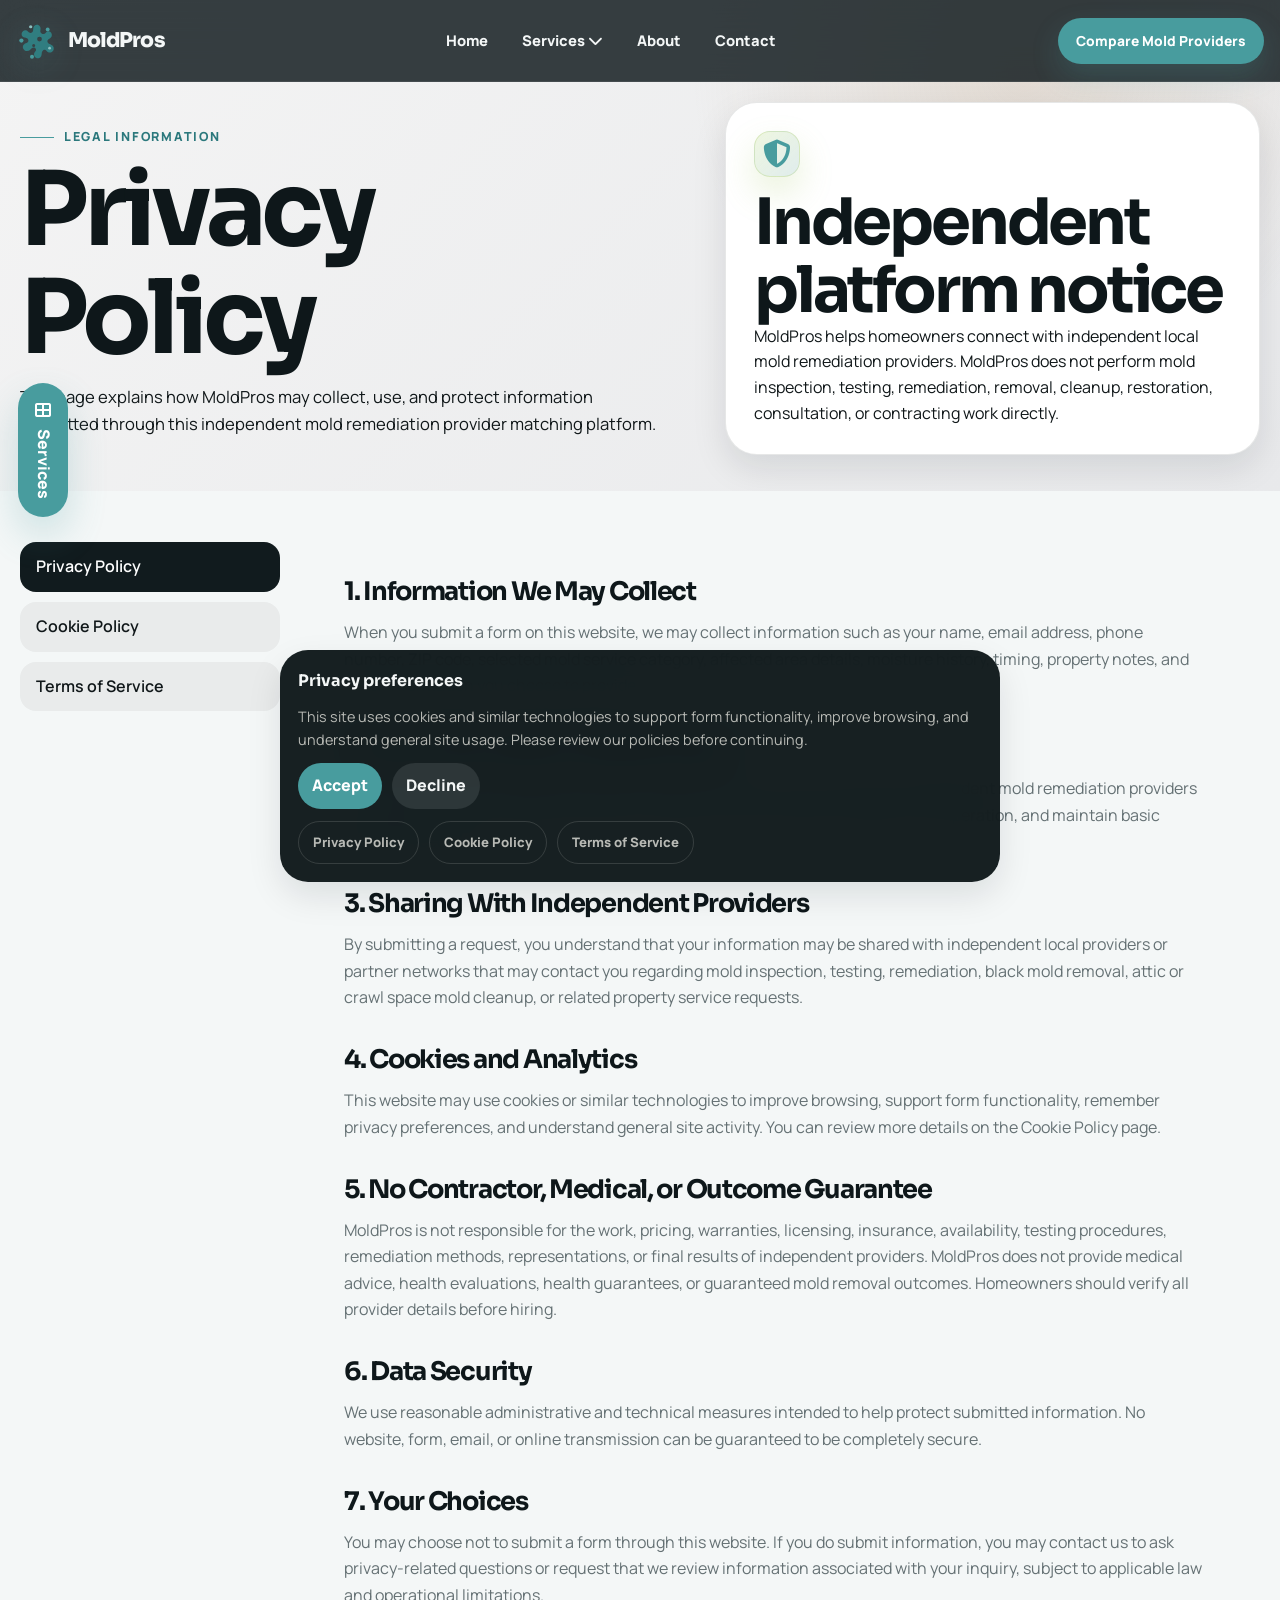
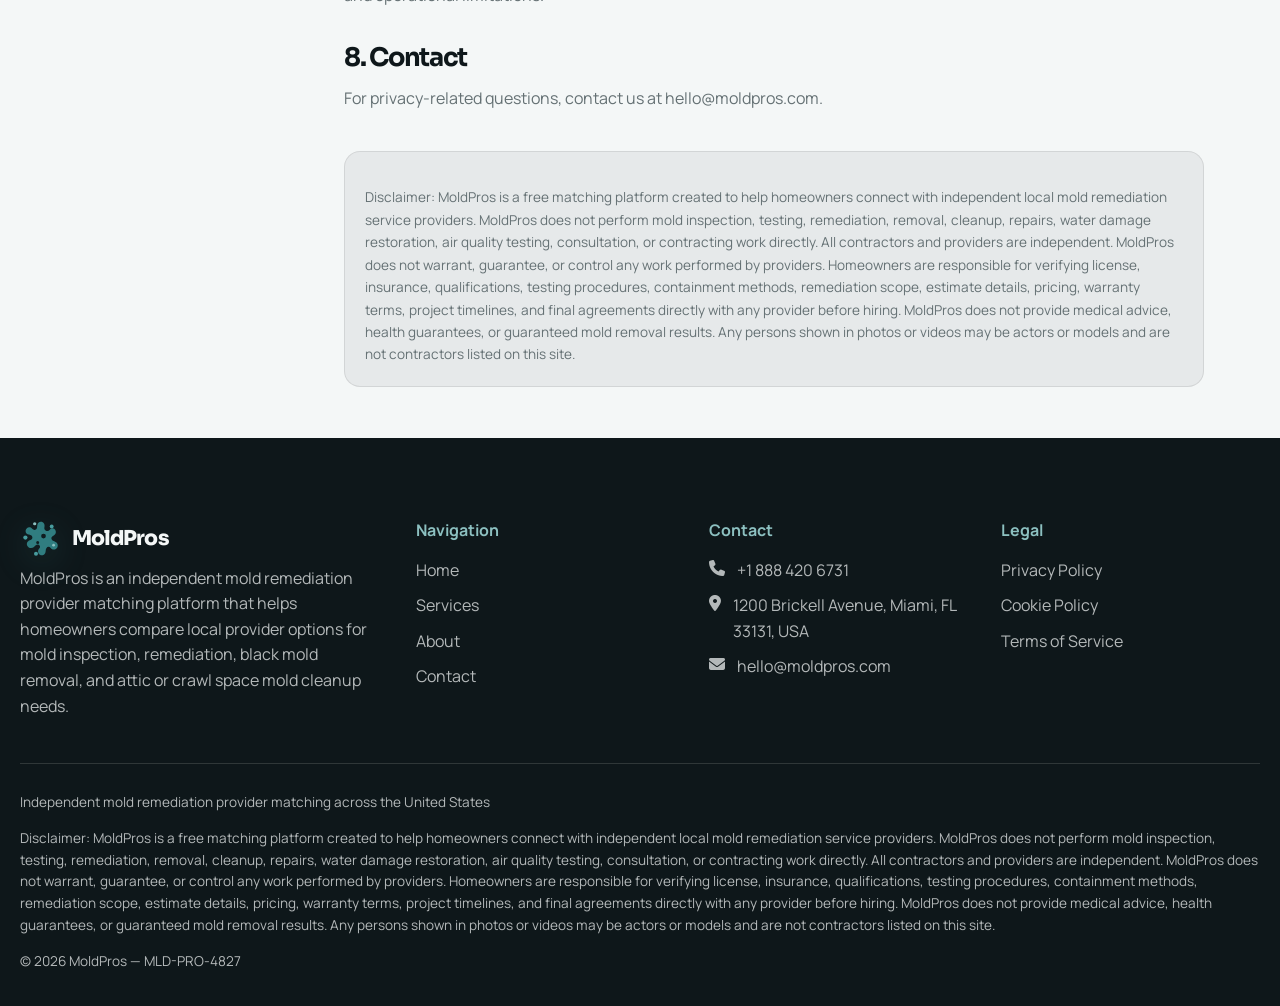
<file: privacy-policy.html>
<!DOCTYPE html>
<html lang="en" data-legal-page="privacy">

<head>
    <meta charset="UTF-8">
    <meta name="viewport" content="width=device-width, initial-scale=1.0">
    <title>Privacy Policy | MoldPros</title>

    <meta name="description"
        content="Privacy Policy for MoldPros, an independent mold remediation provider matching platform.">

    <link rel="icon" href="favicon.svg" type="image/svg+xml">

    <link
        href="https://fonts.googleapis.com/css2?family=Manrope:wght@400;500;600;700;800&family=Sora:wght@500;600;700;800&display=swap"
        rel="stylesheet">
    <link rel="stylesheet" href="https://cdnjs.cloudflare.com/ajax/libs/font-awesome/6.5.0/css/all.min.css">

    <link rel="stylesheet" href="css/style.css">
    <link rel="stylesheet" href="css/legal.css">
</head>

<body>
    <a class="skip-link" href="#main">Skip to content</a>

    <header class="site-header">
        <div class="header-inner">
            <a class="logo logo-premium-simple logo-mold-spore" href="index.html" aria-label="MoldPros home">
                <svg class="logo-icon" viewBox="0 0 64 64" fill="none" xmlns="http://www.w3.org/2000/svg"
                    aria-hidden="true">
                    <path fill-rule="evenodd" clip-rule="evenodd"
                        d="M33.2 5.8C38.1 5.8 40.1 10.2 39.1 14.2C38.5 16.7 39.3 19.1 41.5 20.3C43.6 21.5 46.1 20.5 47.7 18.6C50.8 14.8 56.5 16.6 57.3 21.5C57.8 24.7 55.9 27.2 53.3 28.2C50.6 29.3 49.5 31.9 50.8 34.4C52.1 36.8 55.1 37.2 57.5 38.6C61.4 40.8 61.6 46.9 57.4 49.4C54.4 51.2 51.2 50.2 49.1 47.8C47 45.5 43.9 45.6 42.2 48.2C40.8 50.4 41.5 53.4 40.4 55.9C38.5 60.4 32.2 60.9 29.7 56.7C28 53.8 28.8 50.7 31 48.5C32.8 46.7 32.4 43.7 29.9 42.7C26.9 41.5 24.8 43.9 22.4 46.2C19.5 49 14.4 48.6 12.1 45.1C9.5 41.1 11.8 36.8 15.8 35.6C18.7 34.7 20.4 32.7 19.7 30.2C19 27.7 16.4 27 13.8 26.5C9.2 25.6 7.4 20 10.7 16.7C13.4 14 17.2 14.6 19.5 17.2C21.2 19.1 23.9 19.7 25.8 18.1C27.9 16.3 27.2 13.7 27.7 11.2C28.2 8.2 30.2 5.8 33.2 5.8ZM37.6 25.1A3.8 3.8 0 1 0 37.6 32.7A3.8 3.8 0 1 0 37.6 25.1ZM28.3 36.8A2.4 2.4 0 1 0 28.3 41.6A2.4 2.4 0 1 0 28.3 36.8Z"
                        fill="#307D80" />

                    <circle cx="23.5" cy="9.2" r="2.6" fill="#8CC0C0" />
                    <circle cx="50.7" cy="13.5" r="3.1" fill="#489C9E" />
                    <circle cx="8.6" cy="31.2" r="3.4" fill="#489C9E" />
                    <circle cx="53.7" cy="43.5" r="2.2" fill="#8CC0C0" />
                    <circle cx="25.6" cy="57.1" r="3.2" fill="#489C9E" />
                </svg>

                <span class="logo-text">MoldPros</span>
            </a>

            <nav class="desktop-nav" aria-label="Main navigation">
                <a href="index.html">Home</a>

                <div class="nav-dropdown">
                    <button class="nav-dropdown-toggle" type="button" aria-expanded="false">
                        Services <i class="fa-solid fa-chevron-down"></i>
                    </button>
                    <div class="services-dropdown" data-services-dropdown></div>
                </div>

                <a href="about.html">About</a>
                <a href="contact.html">Contact</a>
            </nav>

            <div class="header-actions">
                <a class="btn btn-primary" href="tel:+18884206731" data-phone>Compare Mold Providers</a>

                <button class="mobile-menu-toggle" type="button" data-menu-toggle aria-label="Open menu"
                    aria-expanded="false">
                    <i class="fa-solid fa-bars"></i>
                </button>
            </div>
        </div>
    </header>

    <div class="mobile-menu" data-mobile-menu aria-hidden="true">
        <div class="mobile-menu-inner">
            <nav class="mobile-nav" aria-label="Mobile navigation">
                <a href="index.html">Home</a>

                <button class="mobile-services-toggle" type="button" data-mobile-services-toggle aria-expanded="false">
                    Services <i class="fa-solid fa-plus"></i>
                </button>

                <div class="mobile-services-list" data-mobile-services-list></div>

                <a href="about.html">About</a>
                <a href="contact.html">Contact</a>
            </nav>

            <div class="mobile-contact">
                <a href="tel:+18884206731" data-phone-number>+1 888 420 6731</a>
                <a href="mailto:hello@moldpros.com" data-email-link data-email>hello@moldpros.com</a>
                <span data-address>1200 Brickell Avenue, Miami, FL 33131, USA</span>
            </div>
        </div>
    </div>

    <a class="sticky-service-btn" href="services.html">
        <i class="fa-solid fa-table-cells-large"></i>
        Services
    </a>

    <main id="main">
        <section class="legal-hero">
            <div class="container legal-hero-grid">
                <div class="legal-hero-copy reveal-up">
                    <span class="eyebrow">Legal information</span>
                    <h1>Privacy Policy</h1>
                    <p class="lead">
                        This page explains how MoldPros may collect, use, and protect information
                        submitted through this independent mold remediation provider matching platform.
                    </p>
                </div>

                <div class="legal-hero-card premium-card reveal-up">
                    <i class="fa-solid fa-shield-halved"></i>
                    <h2>Independent platform notice</h2>
                    <p>
                        MoldPros helps homeowners connect with independent local mold remediation providers.
                        MoldPros does not perform mold inspection, testing, remediation, removal, cleanup,
                        restoration, consultation, or contracting work directly.
                    </p>
                </div>
            </div>
        </section>

        <section class="legal-content section">
            <div class="container legal-layout">
                <aside class="legal-sidebar reveal-up">
                    <a href="privacy-policy.html" class="is-active">Privacy Policy</a>
                    <a href="cookie-policy.html">Cookie Policy</a>
                    <a href="terms-of-service.html">Terms of Service</a>
                </aside>

                <article class="legal-article reveal-up">
                    <h2>1. Information We May Collect</h2>
                    <p>
                        When you submit a form on this website, we may collect information such as
                        your name, email address, phone number, ZIP code, selected mold service category,
                        affected area details, moisture history, timing, property notes, and other information
                        you choose to provide.
                    </p>

                    <h2>2. How Information May Be Used</h2>
                    <p>
                        Information may be used to process your request, connect you with relevant
                        independent mold remediation providers or provider networks, respond to inquiries,
                        improve site functionality, support form operation, and maintain basic business records.
                    </p>

                    <h2>3. Sharing With Independent Providers</h2>
                    <p>
                        By submitting a request, you understand that your information may be shared
                        with independent local providers or partner networks that may contact you
                        regarding mold inspection, testing, remediation, black mold removal, attic or crawl
                        space mold cleanup, or related property service requests.
                    </p>

                    <h2>4. Cookies and Analytics</h2>
                    <p>
                        This website may use cookies or similar technologies to improve browsing,
                        support form functionality, remember privacy preferences, and understand
                        general site activity. You can review more details on the Cookie Policy page.
                    </p>

                    <h2>5. No Contractor, Medical, or Outcome Guarantee</h2>
                    <p>
                        MoldPros is not responsible for the work, pricing, warranties, licensing,
                        insurance, availability, testing procedures, remediation methods, representations,
                        or final results of independent providers. MoldPros does not provide medical advice,
                        health evaluations, health guarantees, or guaranteed mold removal outcomes.
                        Homeowners should verify all provider details before hiring.
                    </p>

                    <h2>6. Data Security</h2>
                    <p>
                        We use reasonable administrative and technical measures intended to help
                        protect submitted information. No website, form, email, or online transmission can
                        be guaranteed to be completely secure.
                    </p>

                    <h2>7. Your Choices</h2>
                    <p>
                        You may choose not to submit a form through this website. If you do submit information,
                        you may contact us to ask privacy-related questions or request that we review information
                        associated with your inquiry, subject to applicable law and operational limitations.
                    </p>

                    <h2>8. Contact</h2>
                    <p>
                        For privacy-related questions, contact us at
                        <a href="mailto:hello@moldpros.com" data-email-link data-email>hello@moldpros.com</a>.
                    </p>

                    <div class="legal-disclaimer">
                        <p data-disclaimer></p>
                    </div>
                </article>
            </div>
        </section>
    </main>

    <footer class="site-footer"></footer>

    <script src="js/config.js"></script>
    <script src="js/services-data.js"></script>
    <script src="js/main.js"></script>
    <script src="js/legal.js"></script>
</body>

</html>
</file>
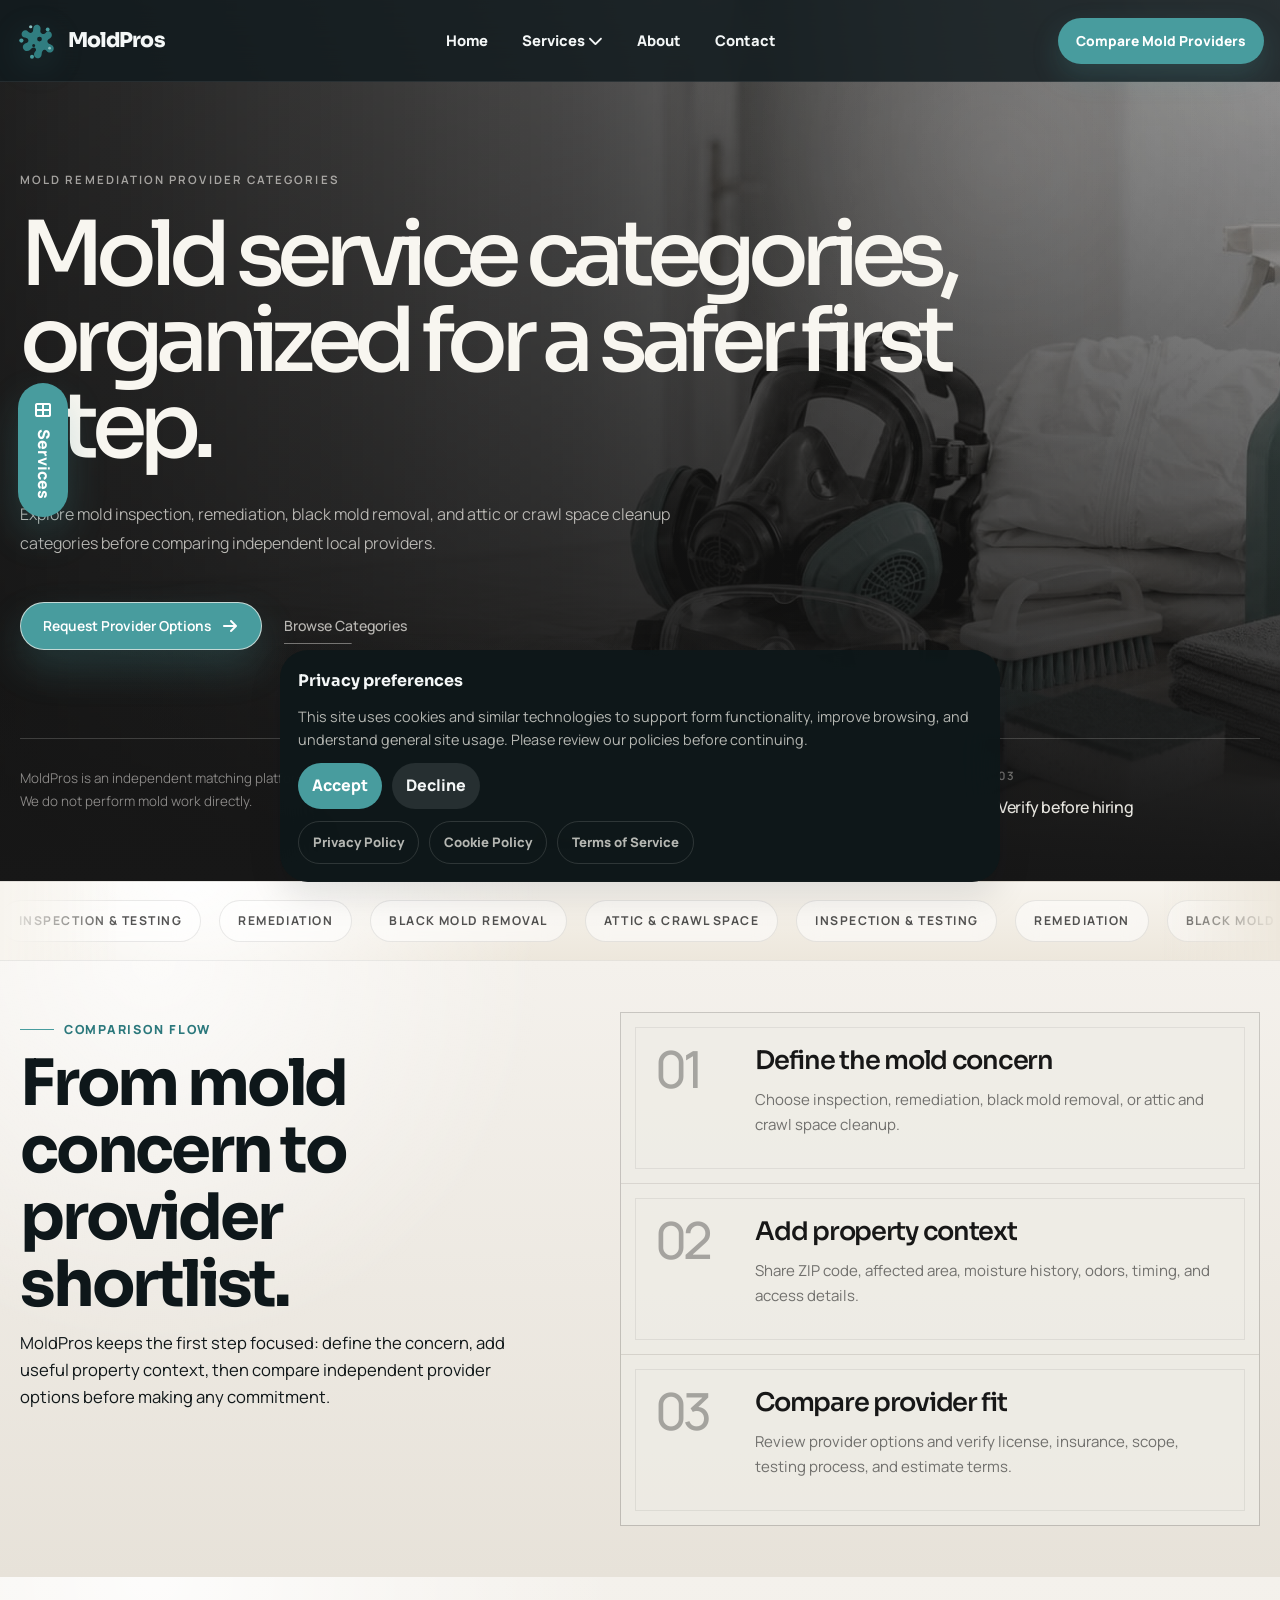
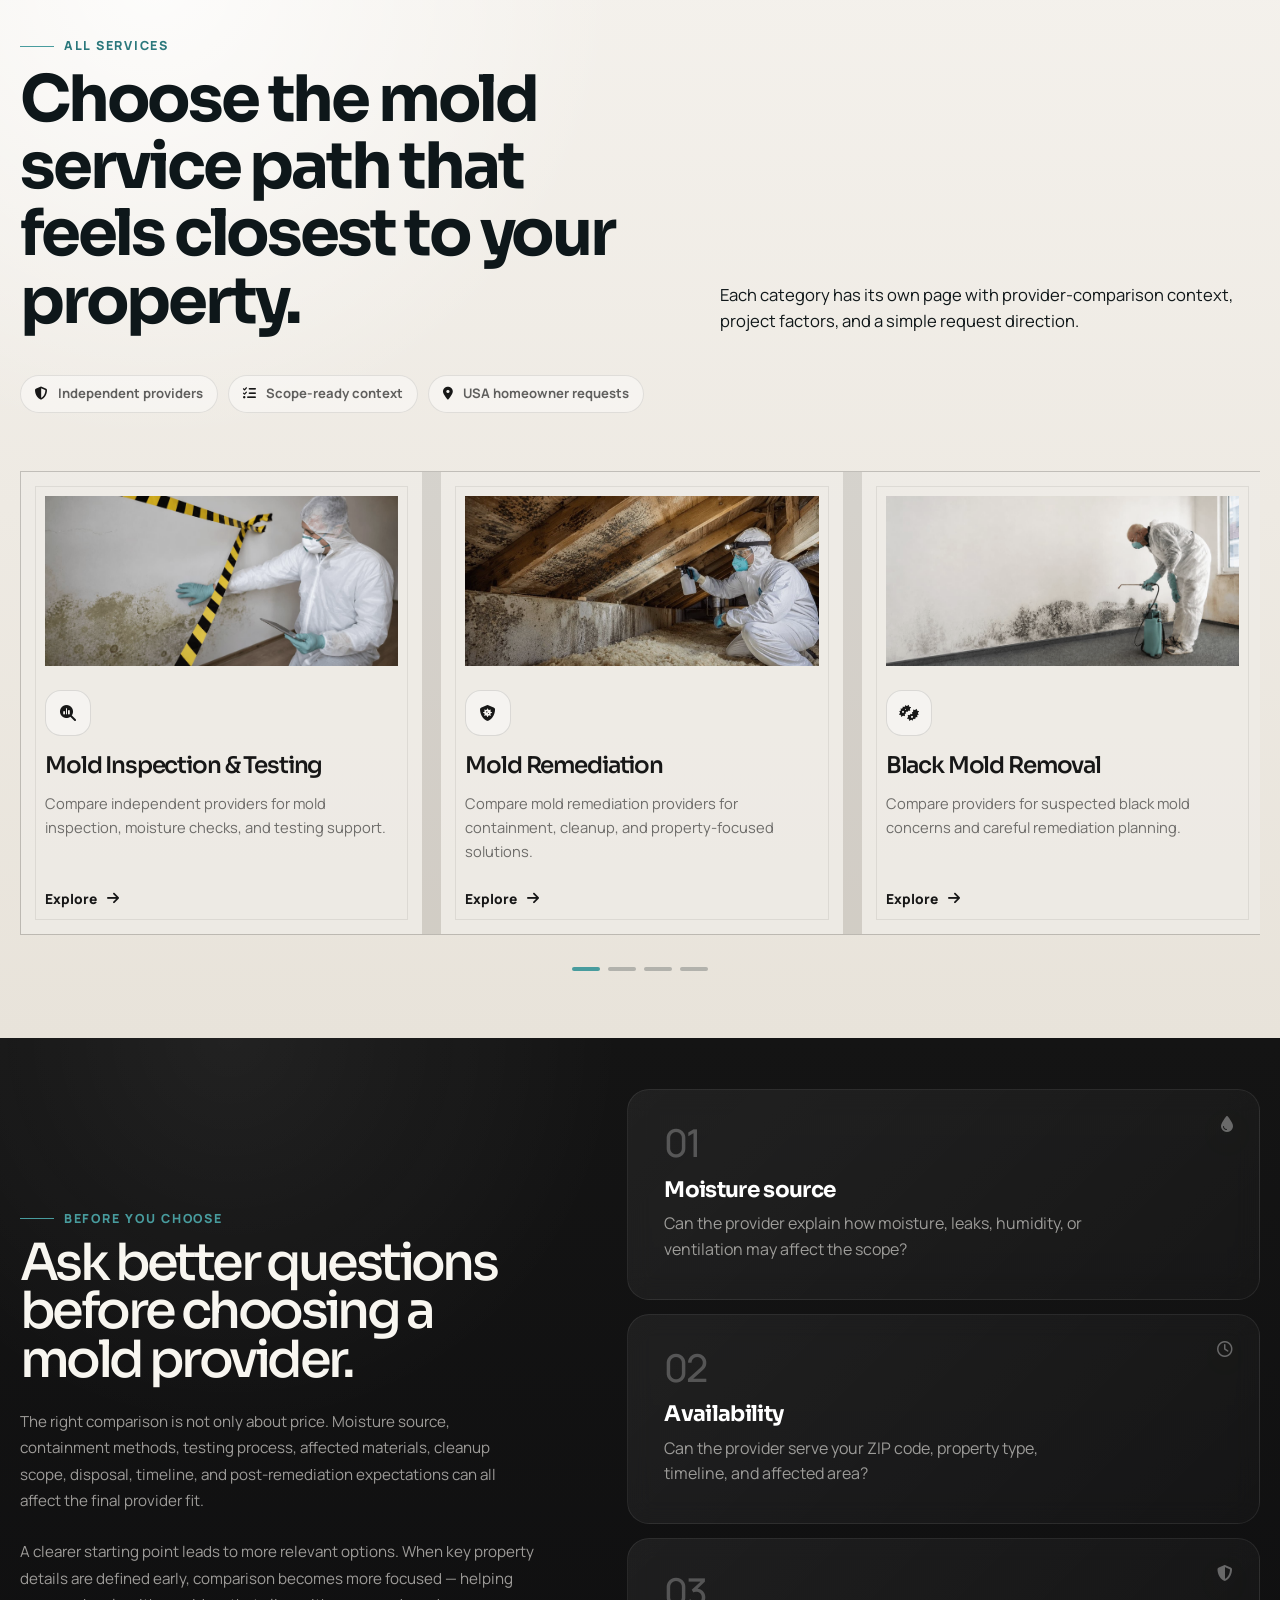
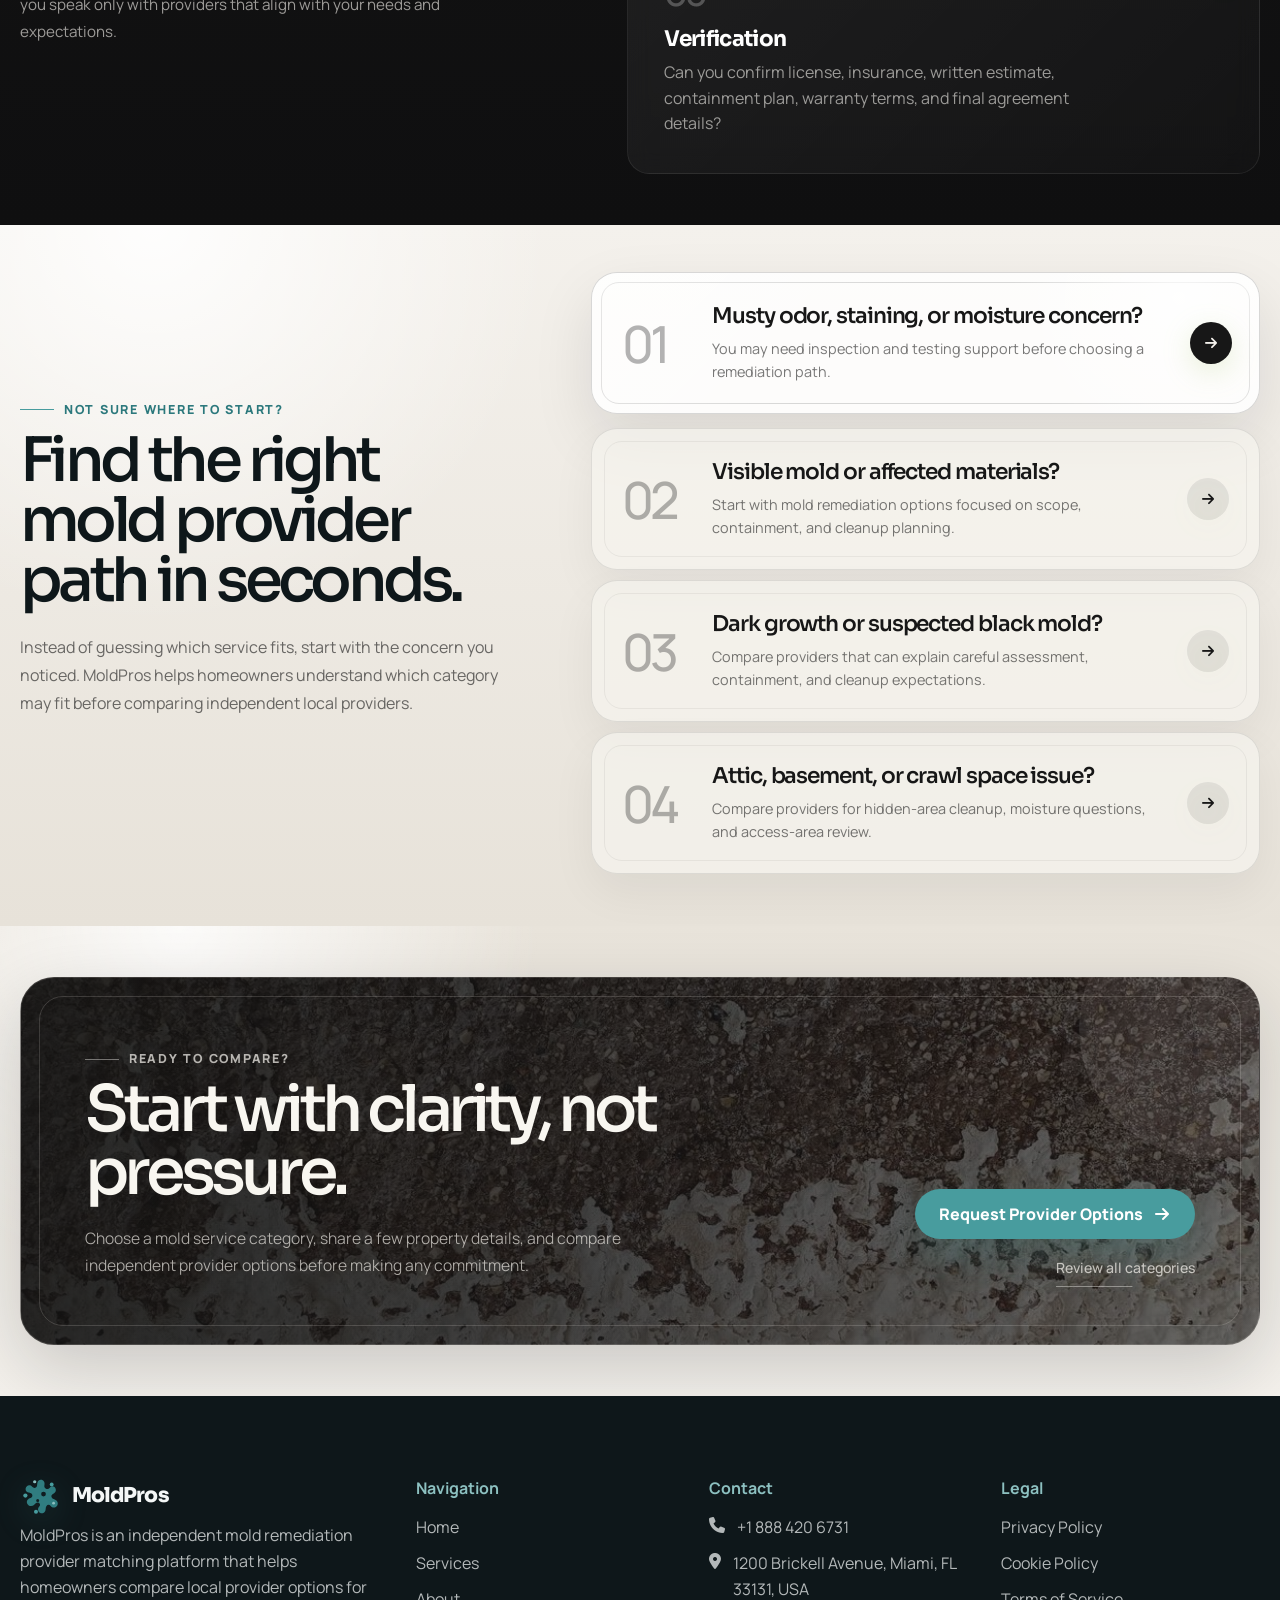
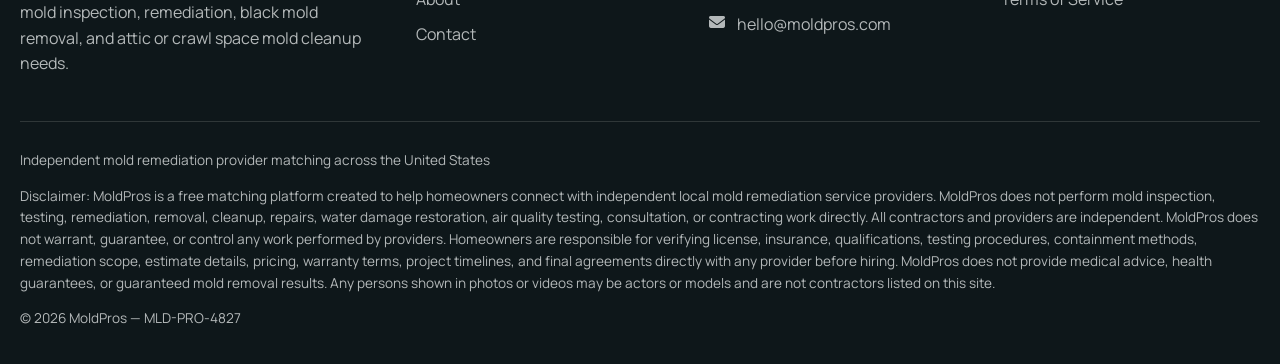
<file: services.html>
<!DOCTYPE html>
<html lang="en">

<head>
    <meta charset="UTF-8">
    <meta name="viewport" content="width=device-width, initial-scale=1.0">
    <title>Mold Remediation Services | MoldPros</title>

    <meta name="description"
        content="Compare independent mold remediation providers for mold inspection, mold remediation, black mold removal, and attic or crawl space mold cleanup requests.">

    <link rel="icon" href="favicon.svg" type="image/svg+xml">

    <link
        href="https://fonts.googleapis.com/css2?family=Manrope:wght@400;500;600;700;800&family=Sora:wght@500;600;700;800&display=swap"
        rel="stylesheet">
    <link rel="stylesheet" href="https://cdnjs.cloudflare.com/ajax/libs/font-awesome/6.5.0/css/all.min.css">
    <link rel="stylesheet" href="https://cdn.jsdelivr.net/npm/swiper@11/swiper-bundle.min.css" />

    <link rel="stylesheet" href="css/style.css">
    <link rel="stylesheet" href="css/services.css">
</head>

<body>
    <a class="skip-link" href="#main">Skip to content</a>

    <header class="site-header">
        <div class="header-inner">
            <a class="logo logo-premium-simple logo-mold-spore" href="index.html" aria-label="MoldPros home">
                <svg class="logo-icon" viewBox="0 0 64 64" fill="none" xmlns="http://www.w3.org/2000/svg"
                    aria-hidden="true">
                    <path fill-rule="evenodd" clip-rule="evenodd"
                        d="M33.2 5.8C38.1 5.8 40.1 10.2 39.1 14.2C38.5 16.7 39.3 19.1 41.5 20.3C43.6 21.5 46.1 20.5 47.7 18.6C50.8 14.8 56.5 16.6 57.3 21.5C57.8 24.7 55.9 27.2 53.3 28.2C50.6 29.3 49.5 31.9 50.8 34.4C52.1 36.8 55.1 37.2 57.5 38.6C61.4 40.8 61.6 46.9 57.4 49.4C54.4 51.2 51.2 50.2 49.1 47.8C47 45.5 43.9 45.6 42.2 48.2C40.8 50.4 41.5 53.4 40.4 55.9C38.5 60.4 32.2 60.9 29.7 56.7C28 53.8 28.8 50.7 31 48.5C32.8 46.7 32.4 43.7 29.9 42.7C26.9 41.5 24.8 43.9 22.4 46.2C19.5 49 14.4 48.6 12.1 45.1C9.5 41.1 11.8 36.8 15.8 35.6C18.7 34.7 20.4 32.7 19.7 30.2C19 27.7 16.4 27 13.8 26.5C9.2 25.6 7.4 20 10.7 16.7C13.4 14 17.2 14.6 19.5 17.2C21.2 19.1 23.9 19.7 25.8 18.1C27.9 16.3 27.2 13.7 27.7 11.2C28.2 8.2 30.2 5.8 33.2 5.8ZM37.6 25.1A3.8 3.8 0 1 0 37.6 32.7A3.8 3.8 0 1 0 37.6 25.1ZM28.3 36.8A2.4 2.4 0 1 0 28.3 41.6A2.4 2.4 0 1 0 28.3 36.8Z"
                        fill="#307D80" />

                    <circle cx="23.5" cy="9.2" r="2.6" fill="#8CC0C0" />
                    <circle cx="50.7" cy="13.5" r="3.1" fill="#489C9E" />
                    <circle cx="8.6" cy="31.2" r="3.4" fill="#489C9E" />
                    <circle cx="53.7" cy="43.5" r="2.2" fill="#8CC0C0" />
                    <circle cx="25.6" cy="57.1" r="3.2" fill="#489C9E" />
                </svg>

                <span class="logo-text">MoldPros</span>
            </a>

            <nav class="desktop-nav" aria-label="Main navigation">
                <a href="index.html">Home</a>

                <div class="nav-dropdown">
                    <button class="nav-dropdown-toggle" type="button" aria-expanded="false">
                        Services <i class="fa-solid fa-chevron-down"></i>
                    </button>
                    <div class="services-dropdown" data-services-dropdown></div>
                </div>

                <a href="about.html">About</a>
                <a href="contact.html">Contact</a>
            </nav>

            <div class="header-actions">
                <a class="btn btn-primary" href="tel:+18884206731" data-phone>Compare Mold Providers</a>

                <button class="mobile-menu-toggle" type="button" data-menu-toggle aria-label="Open menu"
                    aria-expanded="false">
                    <i class="fa-solid fa-bars"></i>
                </button>
            </div>
        </div>
    </header>

    <div class="mobile-menu" data-mobile-menu aria-hidden="true">
        <div class="mobile-menu-inner">
            <nav class="mobile-nav" aria-label="Mobile navigation">
                <a href="index.html">Home</a>

                <button class="mobile-services-toggle" type="button" data-mobile-services-toggle aria-expanded="false">
                    Services <i class="fa-solid fa-plus"></i>
                </button>

                <div class="mobile-services-list" data-mobile-services-list></div>

                <a href="about.html">About</a>
                <a href="contact.html">Contact</a>
            </nav>

            <div class="mobile-contact">
                <a href="tel:+18884206731" data-phone-number>+1 888 420 6731</a>
                <a href="mailto:hello@moldpros.com" data-email-link data-email>hello@moldpros.com</a>
                <span data-address>1200 Brickell Avenue, Miami, FL 33131, USA</span>
            </div>
        </div>
    </div>

    <a class="sticky-service-btn" href="services.html">
        <i class="fa-solid fa-table-cells-large"></i>
        Services
    </a>

    <main id="main">
        <section class="services-hero services-hero--editorial">
            <div class="services-hero-bg">
                <img src="images/services/services-mold-hero.jpg"
                    alt="Mold remediation specialist inspecting a clean residential interior">
            </div>

            <div class="services-hero-overlay"></div>

            <div class="container services-hero-shell">
                <div class="services-hero-copy reveal-up">
                    <span class="services-hero-kicker">Mold remediation provider categories</span>

                    <h1>Mold service categories, organized for a safer first step.</h1>

                    <p class="lead">
                        Explore mold inspection, remediation, black mold removal, and attic or crawl space cleanup
                        categories before comparing independent local providers.
                    </p>

                    <div class="services-hero-actions">
                        <a class="btn btn-primary" href="contact.html">
                            Request Provider Options
                            <i class="fa-solid fa-arrow-right"></i>
                        </a>

                        <a class="services-hero-link" href="#services-grid">
                            Browse Categories
                        </a>
                    </div>
                </div>

                <div class="services-hero-bottom reveal-up">
                    <p>
                        MoldPros is an independent matching platform. We do not perform mold work directly.
                    </p>

                    <div>
                        <span>01</span>
                        <strong>Select a category</strong>
                    </div>

                    <div>
                        <span>02</span>
                        <strong>Compare provider options</strong>
                    </div>

                    <div>
                        <span>03</span>
                        <strong>Verify before hiring</strong>
                    </div>
                </div>
            </div>
        </section>


        <section class="marquee-band" aria-label="Mold remediation comparison topics">
            <div class="marquee-track">
                <div class="marquee-group">
                    <a href="mold-inspection-testing.html">Inspection & Testing</a>
                    <a href="mold-remediation.html">Remediation</a>
                    <a href="black-mold-removal.html">Black Mold Removal</a>
                    <a href="attic-crawl-space-mold.html">Attic & Crawl Space</a>
                </div>

                <div class="marquee-group" aria-hidden="true">
                    <a href="mold-inspection-testing.html" tabindex="-1">Inspection & Testing</a>
                    <a href="mold-remediation.html" tabindex="-1">Remediation</a>
                    <a href="black-mold-removal.html" tabindex="-1">Black Mold Removal</a>
                    <a href="attic-crawl-space-mold.html" tabindex="-1">Attic & Crawl Space</a>
                </div>
            </div>
        </section>

        <section class="timeline-section section">
            <div class="container timeline-grid">
                <div class="timeline-copy reveal-up">
                    <span class="eyebrow">Comparison flow</span>
                    <h2>From mold concern to provider shortlist.</h2>
                    <p class="lead">
                        MoldPros keeps the first step focused: define the concern, add useful property context,
                        then compare independent provider options before making any commitment.
                    </p>
                </div>

                <div class="timeline-list reveal-up">
                    <article class="timeline-item">
                        <span>01</span>
                        <div>
                            <h3>Define the mold concern</h3>
                            <p>Choose inspection, remediation, black mold removal, or attic and crawl space cleanup.</p>
                        </div>
                    </article>

                    <article class="timeline-item">
                        <span>02</span>
                        <div>
                            <h3>Add property context</h3>
                            <p>Share ZIP code, affected area, moisture history, odors, timing, and access details.</p>
                        </div>
                    </article>

                    <article class="timeline-item">
                        <span>03</span>
                        <div>
                            <h3>Compare provider fit</h3>
                            <p>Review provider options and verify license, insurance, scope, testing process, and
                                estimate terms.</p>
                        </div>
                    </article>
                </div>
            </div>
        </section>

        <section class="services-index section" id="services-grid">
            <div class="container">
                <div class="section-header reveal-up">
                    <div class="section-header__main">
                        <span class="eyebrow">All services</span>
                        <h2>Choose the mold service path that feels closest to your property.</h2>
                    </div>
                    <p class="lead">
                        Each category has its own page with provider-comparison context,
                        project factors, and a simple request direction.
                    </p>
                    <div class="section-header-info">
                        <span><i class="fa-solid fa-shield-halved"></i> Independent providers</span>
                        <span><i class="fa-solid fa-list-check"></i> Scope-ready context</span>
                        <span><i class="fa-solid fa-location-dot"></i> USA homeowner requests</span>
                    </div>
                </div>

                <div class="servicesSwiper swiper" aria-label="Service categories carousel">
                    <div class="swiper-wrapper" data-services-grid></div>
                    <div class="swiper-pagination" aria-hidden="true"></div>
                </div>
            </div>
        </section>

        <section class="services-compare section">
            <div class="container compare-layout">
                <div class="compare-panel reveal-up">
                    <span class="eyebrow">Before you choose</span>
                    <h2>Ask better questions before choosing a mold provider.</h2>
                    <p>
                        The right comparison is not only about price. Moisture source, containment methods,
                        testing process, affected materials, cleanup scope, disposal, timeline, and post-remediation
                        expectations can all affect the final provider fit.
                    </p>

                    <p>
                        A clearer starting point leads to more relevant options. When key property details are defined
                        early, comparison becomes more focused — helping you speak only with providers that align with
                        your needs and expectations.
                    </p>
                </div>

                <div class="compare-list reveal-up">
                    <div>
                        <span>01</span>
                        <i class="fa-solid fa-droplet"></i>
                        <h3>Moisture source</h3>
                        <p>Can the provider explain how moisture, leaks, humidity, or ventilation may affect the scope?
                        </p>
                    </div>

                    <div>
                        <span>02</span>
                        <i class="fa-regular fa-clock"></i>
                        <h3>Availability</h3>
                        <p>Can the provider serve your ZIP code, property type, timeline, and affected area?</p>
                    </div>

                    <div>
                        <span>03</span>
                        <i class="fa-solid fa-shield-halved"></i>
                        <h3>Verification</h3>
                        <p>Can you confirm license, insurance, written estimate, containment plan, warranty terms, and
                            final agreement details?</p>
                    </div>
                </div>
            </div>
        </section>

        <section class="services-decision section">
            <div class="container decision-layout">

                <div class="decision-left reveal-up">
                    <span class="eyebrow">Not sure where to start?</span>
                    <h2>Find the right mold provider path in seconds.</h2>

                    <p>
                        Instead of guessing which service fits, start with the concern you noticed.
                        MoldPros helps homeowners understand which category may fit before comparing
                        independent local providers.
                    </p>
                </div>

                <div class="decision-right reveal-up" data-decision-cards>
                    <a class="decision-card is-active" href="mold-inspection-testing.html">
                        <span>01</span>
                        <div>
                            <h3>Musty odor, staining, or moisture concern?</h3>
                            <p>You may need inspection and testing support before choosing a remediation path.</p>
                        </div>
                        <i class="fa-solid fa-arrow-right"></i>
                    </a>

                    <a class="decision-card" href="mold-remediation.html">
                        <span>02</span>
                        <div>
                            <h3>Visible mold or affected materials?</h3>
                            <p>Start with mold remediation options focused on scope, containment, and cleanup planning.
                            </p>
                        </div>
                        <i class="fa-solid fa-arrow-right"></i>
                    </a>

                    <a class="decision-card" href="black-mold-removal.html">
                        <span>03</span>
                        <div>
                            <h3>Dark growth or suspected black mold?</h3>
                            <p>Compare providers that can explain careful assessment, containment, and cleanup
                                expectations.</p>
                        </div>
                        <i class="fa-solid fa-arrow-right"></i>
                    </a>

                    <a class="decision-card" href="attic-crawl-space-mold.html">
                        <span>04</span>
                        <div>
                            <h3>Attic, basement, or crawl space issue?</h3>
                            <p>Compare providers for hidden-area cleanup, moisture questions, and access-area review.
                            </p>
                        </div>
                        <i class="fa-solid fa-arrow-right"></i>
                    </a>
                </div>

            </div>
        </section>

        <section class="services-cta section">
            <div class="container">
                <div class="services-cta-card reveal-up">
                    <div class="services-cta-copy">
                        <span class="eyebrow">Ready to compare?</span>

                        <h2>Start with clarity, not pressure.</h2>

                        <p>
                            Choose a mold service category, share a few property details, and compare
                            independent provider options before making any commitment.
                        </p>
                    </div>

                    <div class="services-cta-actions">
                        <a class="btn btn-primary" href="contact.html">
                            Request Provider Options
                            <i class="fa-solid fa-arrow-right"></i>
                        </a>

                        <a class="services-cta-link" href="services.html">
                            Review all categories
                        </a>
                    </div>
                </div>
            </div>
        </section>
    </main>

    <footer class="site-footer"></footer>

    <script src="https://cdn.jsdelivr.net/npm/swiper@11/swiper-bundle.min.js"></script>

    <script src="js/config.js"></script>
    <script src="js/services-data.js"></script>
    <script src="js/main.js"></script>
    <script src="js/services.js"></script>
</body>

</html>
</file>
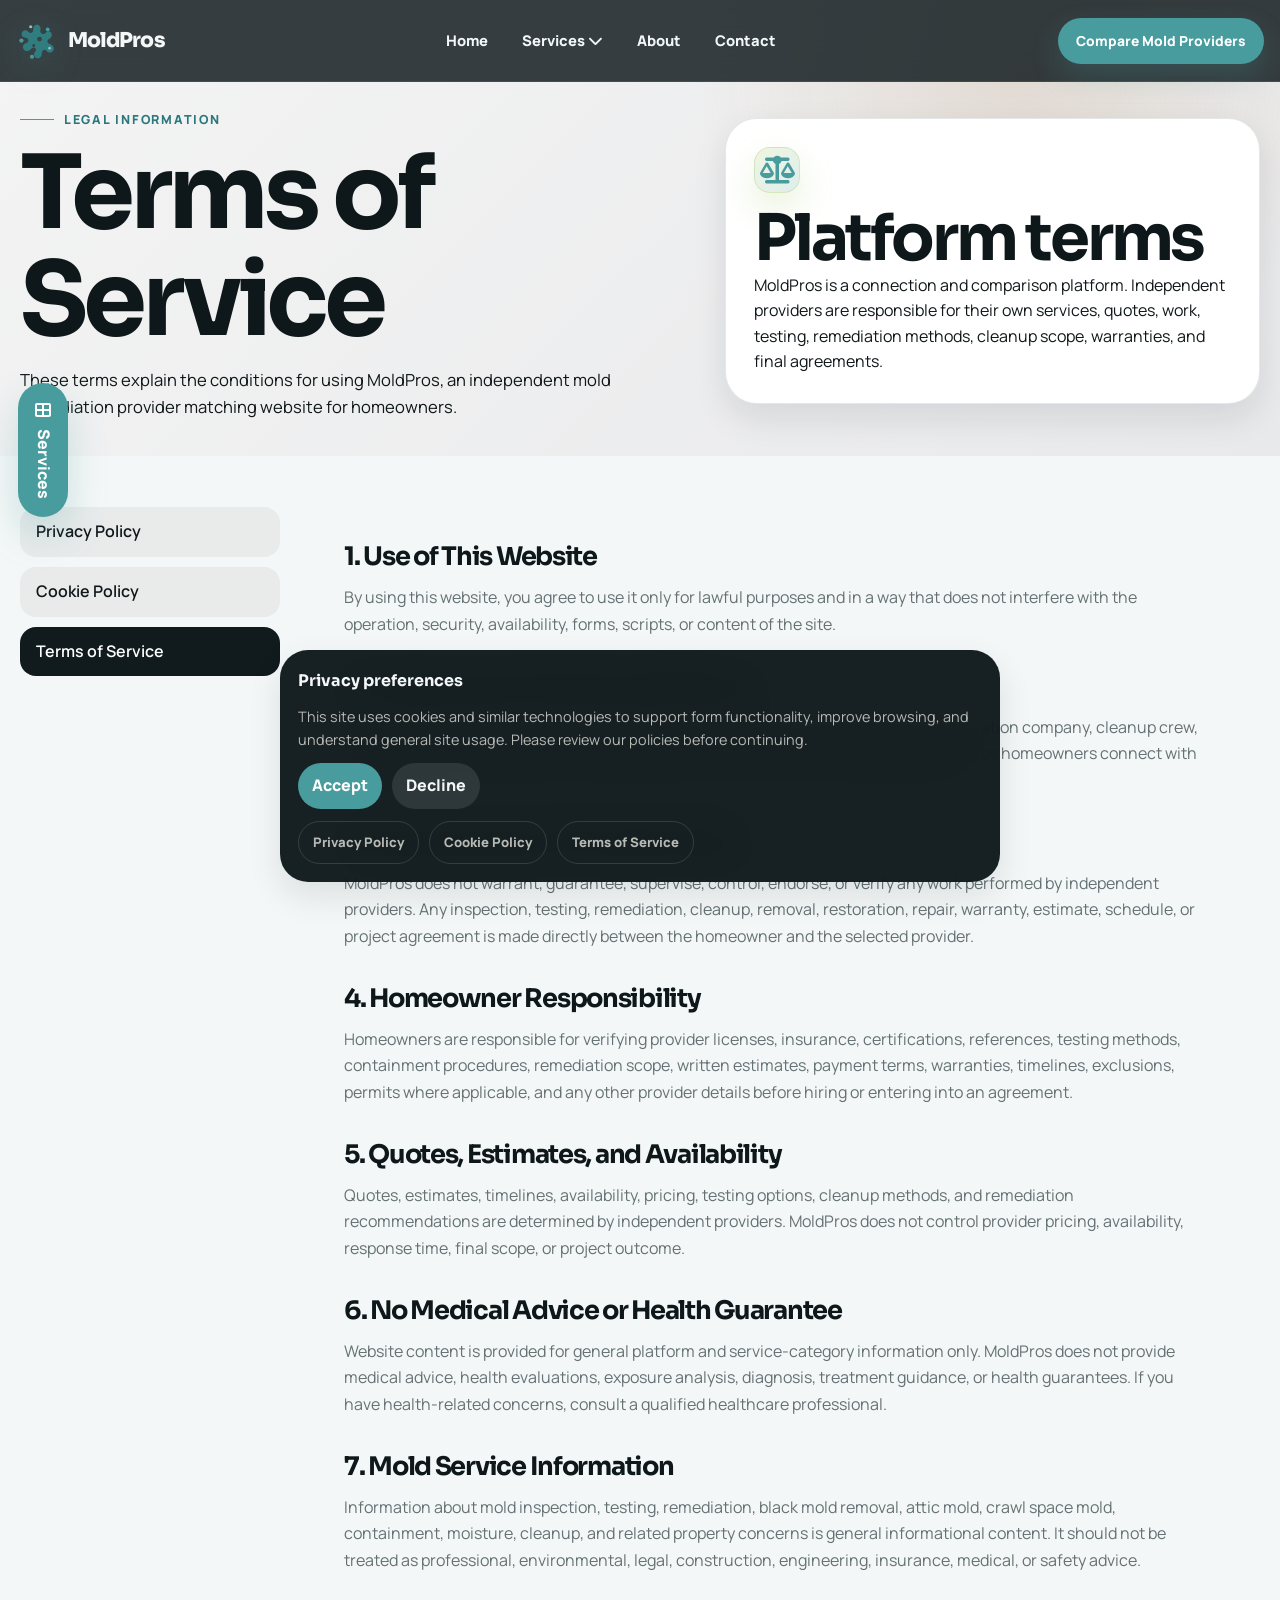
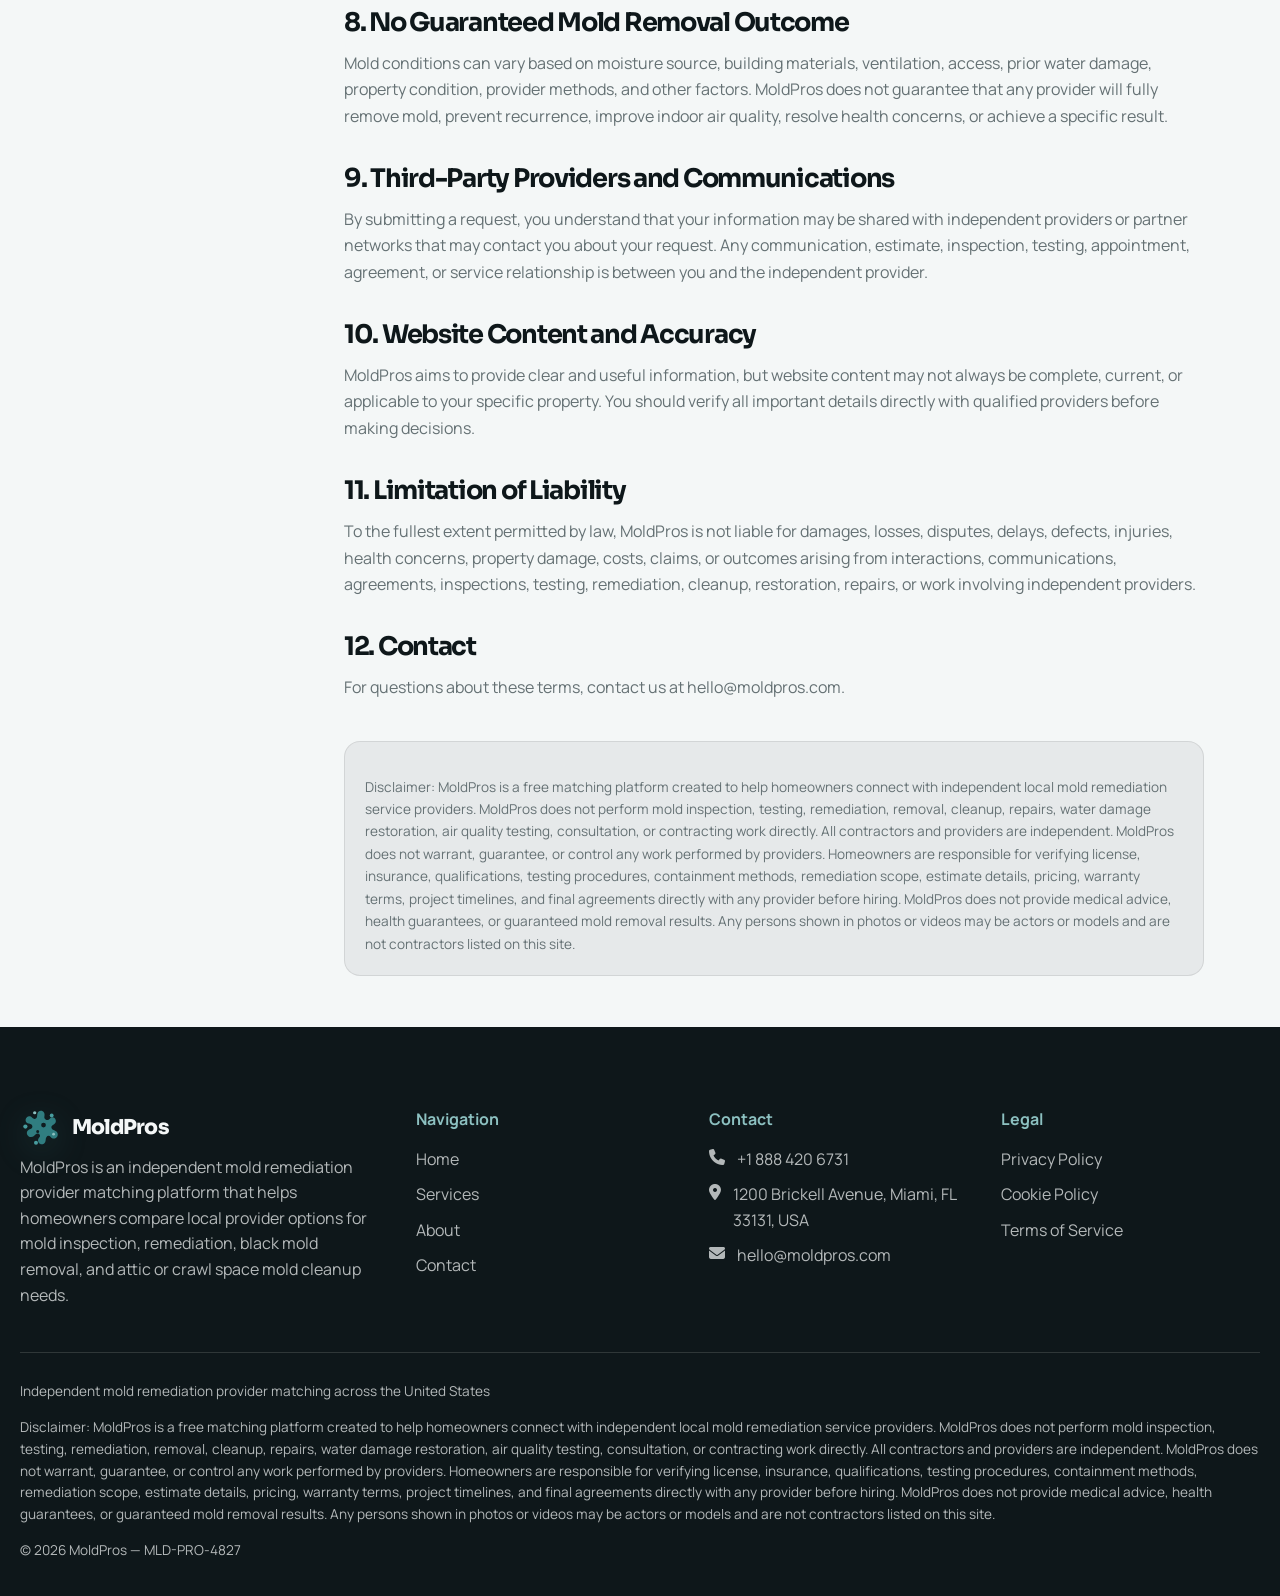
<file: terms-of-service.html>
<!DOCTYPE html>
<html lang="en" data-legal-page="terms">

<head>
    <meta charset="UTF-8">
    <meta name="viewport" content="width=device-width, initial-scale=1.0">
    <title>Terms of Service | MoldPros</title>

    <meta name="description"
        content="Terms of Service for MoldPros, an independent mold remediation provider matching platform.">

    <link rel="icon" href="favicon.svg" type="image/svg+xml">

    <link
        href="https://fonts.googleapis.com/css2?family=Manrope:wght@400;500;600;700;800&family=Sora:wght@500;600;700;800&display=swap"
        rel="stylesheet">
    <link rel="stylesheet" href="https://cdnjs.cloudflare.com/ajax/libs/font-awesome/6.5.0/css/all.min.css">

    <link rel="stylesheet" href="css/style.css">
    <link rel="stylesheet" href="css/legal.css">
</head>

<body>
    <a class="skip-link" href="#main">Skip to content</a>

    <header class="site-header">
        <div class="header-inner">
            <a class="logo logo-premium-simple logo-mold-spore" href="index.html" aria-label="MoldPros home">
                <svg class="logo-icon" viewBox="0 0 64 64" fill="none" xmlns="http://www.w3.org/2000/svg"
                    aria-hidden="true">
                    <path fill-rule="evenodd" clip-rule="evenodd"
                        d="M33.2 5.8C38.1 5.8 40.1 10.2 39.1 14.2C38.5 16.7 39.3 19.1 41.5 20.3C43.6 21.5 46.1 20.5 47.7 18.6C50.8 14.8 56.5 16.6 57.3 21.5C57.8 24.7 55.9 27.2 53.3 28.2C50.6 29.3 49.5 31.9 50.8 34.4C52.1 36.8 55.1 37.2 57.5 38.6C61.4 40.8 61.6 46.9 57.4 49.4C54.4 51.2 51.2 50.2 49.1 47.8C47 45.5 43.9 45.6 42.2 48.2C40.8 50.4 41.5 53.4 40.4 55.9C38.5 60.4 32.2 60.9 29.7 56.7C28 53.8 28.8 50.7 31 48.5C32.8 46.7 32.4 43.7 29.9 42.7C26.9 41.5 24.8 43.9 22.4 46.2C19.5 49 14.4 48.6 12.1 45.1C9.5 41.1 11.8 36.8 15.8 35.6C18.7 34.7 20.4 32.7 19.7 30.2C19 27.7 16.4 27 13.8 26.5C9.2 25.6 7.4 20 10.7 16.7C13.4 14 17.2 14.6 19.5 17.2C21.2 19.1 23.9 19.7 25.8 18.1C27.9 16.3 27.2 13.7 27.7 11.2C28.2 8.2 30.2 5.8 33.2 5.8ZM37.6 25.1A3.8 3.8 0 1 0 37.6 32.7A3.8 3.8 0 1 0 37.6 25.1ZM28.3 36.8A2.4 2.4 0 1 0 28.3 41.6A2.4 2.4 0 1 0 28.3 36.8Z"
                        fill="#307D80" />

                    <circle cx="23.5" cy="9.2" r="2.6" fill="#8CC0C0" />
                    <circle cx="50.7" cy="13.5" r="3.1" fill="#489C9E" />
                    <circle cx="8.6" cy="31.2" r="3.4" fill="#489C9E" />
                    <circle cx="53.7" cy="43.5" r="2.2" fill="#8CC0C0" />
                    <circle cx="25.6" cy="57.1" r="3.2" fill="#489C9E" />
                </svg>

                <span class="logo-text">MoldPros</span>
            </a>

            <nav class="desktop-nav" aria-label="Main navigation">
                <a href="index.html">Home</a>

                <div class="nav-dropdown">
                    <button class="nav-dropdown-toggle" type="button" aria-expanded="false">
                        Services <i class="fa-solid fa-chevron-down"></i>
                    </button>
                    <div class="services-dropdown" data-services-dropdown></div>
                </div>

                <a href="about.html">About</a>
                <a href="contact.html">Contact</a>
            </nav>

            <div class="header-actions">
                <a class="btn btn-primary" href="tel:+18884206731" data-phone>Compare Mold Providers</a>

                <button class="mobile-menu-toggle" type="button" data-menu-toggle aria-label="Open menu"
                    aria-expanded="false">
                    <i class="fa-solid fa-bars"></i>
                </button>
            </div>
        </div>
    </header>

    <div class="mobile-menu" data-mobile-menu aria-hidden="true">
        <div class="mobile-menu-inner">
            <nav class="mobile-nav" aria-label="Mobile navigation">
                <a href="index.html">Home</a>

                <button class="mobile-services-toggle" type="button" data-mobile-services-toggle aria-expanded="false">
                    Services <i class="fa-solid fa-plus"></i>
                </button>

                <div class="mobile-services-list" data-mobile-services-list></div>

                <a href="about.html">About</a>
                <a href="contact.html">Contact</a>
            </nav>

            <div class="mobile-contact">
                <a href="tel:+18884206731" data-phone-number>+1 888 420 6731</a>
                <a href="mailto:hello@moldpros.com" data-email-link data-email>hello@moldpros.com</a>
                <span data-address>1200 Brickell Avenue, Miami, FL 33131, USA</span>
            </div>
        </div>
    </div>

    <a class="sticky-service-btn" href="services.html">
        <i class="fa-solid fa-table-cells-large"></i>
        Services
    </a>

    <main id="main">
        <section class="legal-hero">
            <div class="container legal-hero-grid">
                <div class="legal-hero-copy reveal-up">
                    <span class="eyebrow">Legal information</span>
                    <h1>Terms of Service</h1>
                    <p class="lead">
                        These terms explain the conditions for using MoldPros, an independent
                        mold remediation provider matching website for homeowners.
                    </p>
                </div>

                <div class="legal-hero-card premium-card reveal-up">
                    <i class="fa-solid fa-scale-balanced"></i>
                    <h2>Platform terms</h2>
                    <p>
                        MoldPros is a connection and comparison platform. Independent providers
                        are responsible for their own services, quotes, work, testing, remediation methods,
                        cleanup scope, warranties, and final agreements.
                    </p>
                </div>
            </div>
        </section>

        <section class="legal-content section">
            <div class="container legal-layout">
                <aside class="legal-sidebar reveal-up">
                    <a href="privacy-policy.html">Privacy Policy</a>
                    <a href="cookie-policy.html">Cookie Policy</a>
                    <a href="terms-of-service.html" class="is-active">Terms of Service</a>
                </aside>

                <article class="legal-article reveal-up">
                    <h2>1. Use of This Website</h2>
                    <p>
                        By using this website, you agree to use it only for lawful purposes
                        and in a way that does not interfere with the operation, security,
                        availability, forms, scripts, or content of the site.
                    </p>

                    <h2>2. Independent Matching Platform</h2>
                    <p>
                        MoldPros is not a mold remediation contractor, mold inspector, testing laboratory,
                        restoration company, cleanup crew, repair company, medical provider, health advisor,
                        or direct service provider. MoldPros helps homeowners connect with independent local
                        providers or provider networks that may offer mold-related services.
                    </p>

                    <h2>3. No Guarantee of Provider Work</h2>
                    <p>
                        MoldPros does not warrant, guarantee, supervise, control, endorse, or verify any
                        work performed by independent providers. Any inspection, testing, remediation,
                        cleanup, removal, restoration, repair, warranty, estimate, schedule, or project
                        agreement is made directly between the homeowner and the selected provider.
                    </p>

                    <h2>4. Homeowner Responsibility</h2>
                    <p>
                        Homeowners are responsible for verifying provider licenses, insurance, certifications,
                        references, testing methods, containment procedures, remediation scope, written estimates,
                        payment terms, warranties, timelines, exclusions, permits where applicable, and any other
                        provider details before hiring or entering into an agreement.
                    </p>

                    <h2>5. Quotes, Estimates, and Availability</h2>
                    <p>
                        Quotes, estimates, timelines, availability, pricing, testing options, cleanup methods,
                        and remediation recommendations are determined by independent providers. MoldPros does
                        not control provider pricing, availability, response time, final scope, or project outcome.
                    </p>

                    <h2>6. No Medical Advice or Health Guarantee</h2>
                    <p>
                        Website content is provided for general platform and service-category information only.
                        MoldPros does not provide medical advice, health evaluations, exposure analysis, diagnosis,
                        treatment guidance, or health guarantees. If you have health-related concerns, consult a
                        qualified healthcare professional.
                    </p>

                    <h2>7. Mold Service Information</h2>
                    <p>
                        Information about mold inspection, testing, remediation, black mold removal, attic mold,
                        crawl space mold, containment, moisture, cleanup, and related property concerns is general
                        informational content. It should not be treated as professional, environmental, legal,
                        construction, engineering, insurance, medical, or safety advice.
                    </p>

                    <h2>8. No Guaranteed Mold Removal Outcome</h2>
                    <p>
                        Mold conditions can vary based on moisture source, building materials, ventilation,
                        access, prior water damage, property condition, provider methods, and other factors.
                        MoldPros does not guarantee that any provider will fully remove mold, prevent recurrence,
                        improve indoor air quality, resolve health concerns, or achieve a specific result.
                    </p>

                    <h2>9. Third-Party Providers and Communications</h2>
                    <p>
                        By submitting a request, you understand that your information may be shared with
                        independent providers or partner networks that may contact you about your request.
                        Any communication, estimate, inspection, testing, appointment, agreement, or service
                        relationship is between you and the independent provider.
                    </p>

                    <h2>10. Website Content and Accuracy</h2>
                    <p>
                        MoldPros aims to provide clear and useful information, but website content may not always
                        be complete, current, or applicable to your specific property. You should verify all
                        important details directly with qualified providers before making decisions.
                    </p>

                    <h2>11. Limitation of Liability</h2>
                    <p>
                        To the fullest extent permitted by law, MoldPros is not liable for damages, losses,
                        disputes, delays, defects, injuries, health concerns, property damage, costs, claims,
                        or outcomes arising from interactions, communications, agreements, inspections, testing,
                        remediation, cleanup, restoration, repairs, or work involving independent providers.
                    </p>

                    <h2>12. Contact</h2>
                    <p>
                        For questions about these terms, contact us at
                        <a href="mailto:hello@moldpros.com" data-email-link data-email>hello@moldpros.com</a>.
                    </p>

                    <div class="legal-disclaimer">
                        <p data-disclaimer></p>
                    </div>
                </article>
            </div>
        </section>
    </main>

    <footer class="site-footer"></footer>

    <script src="js/config.js"></script>
    <script src="js/services-data.js"></script>
    <script src="js/main.js"></script>
    <script src="js/legal.js"></script>
</body>

</html>
</file>
<file: css/style.css>
@import url("home.css");
@import url("services.css");
@import url("about.css");
@import url("contact.css");
@import url("service-page.css");
@import url("legal.css");




:root {
    
    --color-bg: #F4F4F4;
    --color-bg-soft: #E8E9EB;

    --color-dark: #111B1E;
    --color-dark-2: #0E171A;

    --color-accent: #489C9E;
    --color-accent-dark: #307D80;
    --color-accent-green: #9EC65A;
    --color-accent-green-hover: #8CB24C;
    --color-accent-green-deep: #5F7F2F;
    --color-accent-green-soft: #EEF6DF;

    --color-line: rgba(16, 23, 25, 0.12);
    --color-white: #F4F7F7;
    --color-muted: #657174;

    --color-bg-deep: #0E171A;
    --color-bg-dark: #111B1E;
    --color-bg-header: #151F22;
    --color-bg-hero: #192527;
    --color-bg-hero-soft: #273233;

    --color-bg-light: #F4F4F4;
    --color-bg-light-cool: #E8E9EB;
    --color-bg-card: #FFFFFF;
    --color-bg-aqua-soft: #DDEBEB;

    --color-text: #101719;
    --color-text-soft: #2B3436;
    --color-text-muted: #657174;
    --color-text-light: #F4F7F7;
    --color-text-light-muted: #B9C5C7;

    --color-accent-hover: #3D9496;
    --color-accent-strong: #307D80;
    --color-accent-deep: #2B787C;
    --color-accent-light: #8CC0C0;
    --color-accent-soft: #DDEBEB;

    --color-border-dark: rgba(244, 247, 247, 0.12);
    --color-border-light: rgba(16, 23, 25, 0.12);
    --color-border-aqua: rgba(72, 156, 158, 0.32);

    --shadow-soft: 0 18px 50px rgba(14, 23, 26, 0.14);
    --shadow-card: 0 14px 34px rgba(14, 23, 26, 0.10);
    --shadow-aqua: 0 18px 38px rgba(72, 156, 158, 0.24);
    --shadow-green: 0 16px 34px rgba(158, 198, 90, 0.22);

    --font-main: "Manrope", system-ui, sans-serif;
    --font-display: "Sora", system-ui, sans-serif;

    --container: 1440px;
    --header-height: 82px;

    --radius-sm: 10px;
    --radius-md: 16px;
    --radius-lg: 24px;
    --radius-xl: 32px;

    --transition: 0.35s ease;
}


*,
*::before,
*::after {
    box-sizing: border-box;
}

html {
    scroll-behavior: smooth;
    overflow-x: hidden;
    scroll-padding-top: calc(var(--header-height) + 12px);
}

body {
    margin: 0;
    min-width: 320px;
    overflow-x: hidden;
    background:
        radial-gradient(circle at 15% 5%, rgba(255, 255, 255, 0.35), transparent 28%),
        linear-gradient(135deg, var(--color-bg), var(--color-bg-soft));
    color: var(--color-text, #18191c);
    font-family: var(--font-main);
    font-size: 16px;
    line-height: 1.6;
}

img,
picture,
video,
canvas,
svg {
    max-width: 100%;
    display: block;
}

img {
    object-fit: cover;
}

a {
    color: inherit;
    text-decoration: none;
}

button,
input,
textarea,
select {
    font: inherit;
}

button {
    border: 0;
    cursor: pointer;
}

ul,
ol {
    padding: 0;
    margin: 0;
    list-style: none;
}

h1,
h2,
h3,
h4,
p {
    margin: 0;
}



.skip-link {
    position: fixed;
    top: 14px;
    left: 14px;
    z-index: 9999;
    transform: translateY(-140%);
    padding: 12px 18px;
    background: var(--color-dark);
    color: var(--color-white);
    border-radius: 999px;
    transition: var(--transition);
}

.skip-link:focus {
    transform: translateY(0);
}

:focus-visible {
    outline: 3px solid var(--color-accent);
    outline-offset: 4px;
}



.container {
    width: min(100% - 40px, var(--container));
    margin-inline: auto;
}

.section {
    position: relative;
    padding: clamp(35px, 4vw, 65px) 0;
}

.section-header {
    max-width: 760px;
    margin-bottom: clamp(16px, 2.5vw, 32px);
}

.section-header__main {
    min-width: 0;
}

@media (min-width: 1100px) {
    .section-header {
        max-width: none;
        display: flex;
        flex-wrap: wrap;
        align-items: flex-end;
        justify-content: space-between;
        column-gap: clamp(24px, 4vw, 84px);
        row-gap: 16px;
    }

    .section-header__main {
        flex: 1 1 520px;
    }

    .section-header .lead {
        flex: 0 1 540px;
        margin-top: 0;
        max-width: 540px;
        min-width: 0;
    }
}

.eyebrow {
    display: inline-flex;
    align-items: center;
    gap: 10px;
    margin-bottom: 10px;
    color: var(--color-dark);
    font-size: 0.78rem;
    font-weight: 800;
    letter-spacing: 0.14em;
    text-transform: uppercase;
}

.eyebrow::before {
    content: "";
    width: 34px;
    height: 1px;
    background: var(--color-accent);
}

h1,
h2,
h3 {
    font-family: var(--font-display);
    color: var(--color-dark-2);
    line-height: 1.05;
    letter-spacing: -0.05em;
}

h1 {
    font-size: clamp(3.1rem, 8vw, 8.5rem);
}

h2 {
    font-size: clamp(2.2rem, 5vw, 5.6rem);
}

h3 {
    font-size: clamp(1.35rem, 2vw, 2.2rem);
}

.lead {
    max-width: 680px;
    margin-top: 12px;
    color: var(--color-muted);
    font-size: clamp(1rem, 1.3vw, 1.18rem);
}



.btn {
    display: inline-flex;
    align-items: center;
    justify-content: center;
    gap: 10px;
    min-height: 52px;
    padding: 14px 22px;
    border-radius: 999px;
    font-weight: 800;
    line-height: 1;
    transition: transform var(--transition), box-shadow var(--transition), background var(--transition);
}

.btn-primary {
    background: var(--color-dark);
    color: var(--color-white);
    box-shadow: 0 14px 34px rgba(24, 25, 28, 0.22);
}

.btn-primary:hover {
    transform: translateY(-3px);
    background: #000;
    box-shadow: 0 22px 50px rgba(24, 25, 28, 0.3);
}

.btn-accent {
    background: var(--color-accent);
    color: var(--color-dark);
}

.btn-accent:hover {
    transform: translateY(-3px);
    background: var(--color-accent-dark);
}

.btn-ghost {
    border: 1px solid rgba(24, 25, 28, 0.18);
    background: rgba(247, 245, 239, 0.42);
    color: var(--color-dark);
    backdrop-filter: blur(18px);
}

.btn-ghost:hover {
    transform: translateY(-3px);
    border-color: var(--color-dark);
}



.site-header {
    position: fixed;
    top: 0;
    left: 0;
    right: 0;
    z-index: 1000;
    height: var(--header-height);
    background: rgba(209, 207, 199, 0.78);
    backdrop-filter: blur(22px);
    border-bottom: 1px solid rgba(24, 25, 28, 0.12);
}

.header-inner {
    width: min(100% - 32px, var(--container));
    height: 100%;
    margin-inline: auto;
    display: flex;
    align-items: center;
    justify-content: space-between;
    gap: 24px;
}

.logo {
    display: inline-flex;
    align-items: center;
    gap: 12px;
    font-family: var(--font-display);
    font-size: 1.35rem;
    font-weight: 900;
    letter-spacing: -0.05em;
}

.logo-mark {
    position: relative;
    width: 42px;
    height: 42px;
    border: 1px solid var(--color-dark);
    border-radius: 14px;
}

.logo-mark::before,
.logo-mark::after {
    content: "";
    position: absolute;
    background: var(--color-accent);
}

.logo-mark.has-image::before,
.logo-mark.has-image::after {
    display: none;
}

.logo-mark::before {
    left: 50%;
    top: 7px;
    width: 1px;
    height: 26px;
}

.logo-mark::after {
    top: 50%;
    left: 7px;
    width: 26px;
    height: 1px;
}

.desktop-nav {
    display: flex;
    align-items: center;
    gap: 6px;
}

.desktop-nav a,
.nav-dropdown-toggle {
    padding: 12px 14px;
    border-radius: 999px;
    color: var(--color-dark);
    font-size: 0.92rem;
    font-weight: 800;
    background: transparent;
    transition: var(--transition);
}

.desktop-nav a:hover,
.nav-dropdown-toggle:hover {
    background: rgba(247, 245, 239, 0.55);
}

.header-actions {
    display: flex;
    align-items: center;
    gap: 12px;
}

.mobile-menu-toggle {
    display: none;
    width: 48px;
    height: 48px;
    border-radius: 50%;
    background: var(--color-dark);
    color: var(--color-white);
}



.nav-dropdown {
    position: relative;
}

.services-dropdown {
    position: absolute;
    top: calc(100% + 18px);
    left: 0;
    width: 330px;
    padding: 12px;
    border: 1px solid rgba(24, 25, 28, 0.12);
    border-radius: 28px;
    background: rgba(247, 245, 239, 0.92);
    box-shadow: var(--shadow-soft);
    backdrop-filter: blur(22px);
    opacity: 0;
    visibility: hidden;
    transform: translateY(14px);
    transition: var(--transition);
}

.nav-dropdown:hover .services-dropdown,
.nav-dropdown.is-open .services-dropdown {
    opacity: 1;
    visibility: visible;
    transform: translateY(0);
}

.services-dropdown a {
    display: flex;
    align-items: center;
    gap: 12px;
    padding: 14px;
    border-radius: 18px;
}

.services-dropdown a:hover {
    background: rgba(194, 162, 127, 0.18);
}



.mobile-menu {
    position: fixed;
    inset: 0;
    z-index: 999;
    display: grid;
    align-items: center;
    padding: 100px 22px 28px;
    background:
        radial-gradient(circle at top right, rgba(194, 162, 127, 0.25), transparent 30%),
        var(--color-dark);
    color: var(--color-white);
    transform: translateX(100%);
    transition: transform 0.55s cubic-bezier(.19, 1, .22, 1);
}

.mobile-menu.is-open {
    transform: translateX(0);
}

.mobile-menu-inner {
    width: min(100%, 760px);
    margin-inline: auto;
}

.mobile-nav {
    display: grid;
    gap: 12px;
}

.mobile-nav a,
.mobile-services-toggle {
    display: flex;
    justify-content: space-between;
    align-items: center;
    padding: 18px 0;
    border-bottom: 1px solid rgba(247, 245, 239, 0.14);
    color: var(--color-white);
    font-family: var(--font-display);
    font-size: clamp(1.7rem, 8vw, 4rem);
    font-weight: 800;
    letter-spacing: -0.05em;
    background: transparent;
}

.mobile-services-list {
    display: none;
    gap: 10px;
    padding: 18px 0;
}

.mobile-services-list.is-open {
    display: grid;
}

.mobile-services-list a {
    font-family: var(--font-main);
    font-size: 1rem;
    letter-spacing: 0;
    padding: 12px 16px;
    border: 1px solid rgba(247, 245, 239, 0.14);
    border-radius: 999px;
}

.mobile-contact {
    margin-top: 34px;
    display: grid;
    gap: 12px;
    color: rgba(247, 245, 239, 0.78);
}



.sticky-service-btn {
    position: fixed;
    left: 18px;
    top: 50%;
    z-index: 800;
    transform: translateY(-50%);
    writing-mode: vertical-rl;
    display: inline-flex;
    align-items: center;
    gap: 10px;
    padding: 18px 12px;
    border-radius: 999px;
    background: var(--color-dark);
    color: var(--color-white);
    box-shadow: var(--shadow-card);
    font-weight: 800;
    transition: var(--transition);
}

.sticky-service-btn:hover {
    background: var(--color-accent);
    color: var(--color-dark);
}



.premium-card {
    position: relative;
    overflow: hidden;
    border: 1px solid rgba(24, 25, 28, 0.12);
    border-radius: var(--radius-lg);
    background: rgba(247, 245, 239, 0.48);
    box-shadow: var(--shadow-soft);
    backdrop-filter: blur(18px);
}

.image-card {
    position: relative;
    min-height: 420px;
    overflow: hidden;
    border-radius: var(--radius-lg);
    color: var(--color-white);
    isolation: isolate;
}

.image-card img {
    position: absolute;
    inset: 0;
    width: 100%;
    height: 100%;
    transition: transform 0.8s ease;
    z-index: -2;
}

.image-card::after {
    content: "";
    position: absolute;
    inset: 0;
    z-index: -1;
    background: linear-gradient(180deg, rgba(24, 25, 28, 0.1), rgba(24, 25, 28, 0.78));
}

.image-card:hover img {
    transform: scale(1.08);
}

.image-card-content {
    position: absolute;
    inset: auto 24px 24px;
    display: grid;
    gap: 12px;
}



.form-card {
    max-width: 560px;
    padding: clamp(22px, 4vw, 36px);
    border-radius: var(--radius-lg);
    background: rgba(247, 245, 239, 0.72);
    border: 1px solid rgba(24, 25, 28, 0.12);
    box-shadow: var(--shadow-soft);
}

.form-grid {
    display: grid;
    gap: 14px;
}

.form-field {
    position: relative;
}

.form-field input,
.form-field textarea,
.form-field select {
    width: 100%;
    min-height: 54px;
    padding: 15px 44px 15px 16px;
    border: 1px solid rgba(24, 25, 28, 0.16);
    border-radius: 18px;
    background: rgba(255, 255, 255, 0.42);
    color: var(--color-dark);
    resize: none;
    transition: var(--transition);
}

.form-field textarea {
    min-height: 110px;
}

.form-field input:focus,
.form-field textarea:focus,
.form-field select:focus {
    border-color: var(--color-accent);
    background: rgba(255, 255, 255, 0.7);
}

.form-field .field-check {
    position: absolute;
    right: 16px;
    top: 17px;
    width: 20px;
    height: 20px;
    border-radius: 50%;
    background: var(--color-accent);
    opacity: 0;
    transform: scale(0.6);
    transition: var(--transition);
}

.form-field input:valid+.field-check,
.form-field textarea:valid+.field-check {
    opacity: 1;
    transform: scale(1);
}



.site-footer {
    position: relative;
    overflow: hidden;
    background: var(--color-dark);
    color: var(--color-white);
    padding: 80px 0 34px;
}

.footer-container {
    width: min(100% - 40px, var(--container));
    margin-inline: auto;
}

.footer-top {
    display: grid;
    grid-template-columns: 1.4fr repeat(3, 1fr);
    gap: 34px;
    padding-bottom: 44px;
    border-bottom: 1px solid rgba(247, 245, 239, 0.14);
}

.footer-brand h3 {
    color: var(--color-white);
    margin-bottom: 14px;
}

.footer-brand p,
.footer-bottom,
.footer-contact p,
.footer-contact a,
.footer-nav a,
.footer-legal a {
    color: rgba(247, 245, 239, 0.72);
}

.footer-contact-row {
    display: flex;
    align-items: flex-start;
    gap: 10px;
    margin-top: 10px;
}

.footer-contact-row i {
    width: 18px;
    margin-top: 2px;
    color: rgba(247, 245, 239, 0.72);
}

.footer-contact-row p {
    margin: 0;
}

.footer-contact-row a {
    display: inline-block;
}

.footer-socials {
    display: flex;
    gap: 12px;
    margin-top: 18px;
}

.footer-socials a {
    width: 38px;
    height: 38px;
    display: grid;
    place-items: center;
    border-radius: 999px;
    border: 1px solid rgba(247, 245, 239, 0.18);
    color: rgba(247, 245, 239, 0.72);
    transition: var(--transition);
}

.footer-socials a:hover {
    border-color: rgba(247, 245, 239, 0.35);
    color: var(--color-white);
    transform: translateY(-1px);
}

.site-footer h4 {
    margin-bottom: 14px;
    color: var(--color-accent);
}

.site-footer li+li {
    margin-top: 10px;
}

.site-footer a:hover {
    color: var(--color-white);
}

.footer-bottom {
    display: grid;
    gap: 14px;
    padding-top: 28px;
    font-size: 0.85rem;
}



.cookie-banner {
    position: fixed;
    left: 50%;
    bottom: 18px;
    z-index: 2000;
    width: min(720px, calc(100% - 28px));
    transform: translateX(-50%);
    padding: 18px;
    border-radius: 28px;
    background: rgba(30, 31, 34, 0.94);
    color: var(--color-white);
    box-shadow: var(--shadow-card);
    backdrop-filter: blur(20px);
}

.cookie-content {
    display: grid;
    gap: 12px;
}

.cookie-content h4 {
    color: var(--color-white);
    font-family: var(--font-display);
}

.cookie-content p {
    color: rgba(247, 245, 239, 0.72);
    font-size: 0.9rem;
}

.cookie-actions,
.cookie-links {
    display: flex;
    flex-wrap: wrap;
    gap: 10px;
}

.cookie-actions button,
.cookie-links a {
    padding: 10px 14px;
    border-radius: 999px;
    font-weight: 800;
}

.btn-accept {
    background: var(--color-accent);
    color: var(--color-dark);
}

.btn-decline {
    background: rgba(247, 245, 239, 0.1);
    color: var(--color-white);
}

.cookie-links a {
    border: 1px solid rgba(247, 245, 239, 0.14);
    color: rgba(247, 245, 239, 0.72);
    font-size: 0.82rem;
}



.reveal-up {
    opacity: 1;
    transform: none;
}

.reveal-ready .reveal-up {
    opacity: 0;
    transform: translateY(28px);
    transition: 0.7s ease;
}

.reveal-ready .reveal-up.is-visible {
    opacity: 1;
    transform: translateY(0);
}

.hover-line {
    position: relative;
}

.hover-line::after {
    content: "";
    position: absolute;
    left: 0;
    bottom: -4px;
    width: 0;
    height: 1px;
    background: var(--color-accent);
    transition: var(--transition);
}

.hover-line:hover::after {
    width: 100%;
}



@media (max-width: 1100px) {
    .desktop-nav {
        display: none;
    }

    .mobile-menu-toggle {
        display: inline-grid;
        place-items: center;
    }

    .header-actions .btn-primary {
        min-height: 46px;
        padding: 12px 16px;
        font-size: 0.85rem;
    }

    .footer-top {
        grid-template-columns: 1fr 1fr;
    }
}

@media (max-width: 760px) {
    :root {
        --header-height: 74px;
    }

    .container,
    .footer-container {
        width: min(100% - 28px, var(--container));
    }

    .section {
        padding: 32px 0;
    }

    .header-inner {
        width: min(100% - 24px, var(--container));
    }

    .logo {
        font-size: 1.1rem;
    }

    .logo-mark {
        width: 38px;
        height: 38px;
    }

    .header-actions {
        gap: 8px;
    }

    .header-actions .btn-primary {
        max-width: 152px;
        white-space: nowrap;
        overflow: hidden;
        text-overflow: ellipsis;
    }

    .sticky-service-btn {
        left: 10px;
        padding: 14px 10px;
        font-size: 0.78rem;
    }

    .footer-top {
        grid-template-columns: 1fr;
    }

    .cookie-banner {
        bottom: 10px;
        border-radius: 22px;
    }
}

@media (max-width: 460px) {
    h1 {
        font-size: clamp(2.75rem, 17vw, 4.2rem);
    }

    .header-actions .btn-primary {
        max-width: 124px;
        padding-inline: 12px;
    }

    .mobile-nav a,
    .mobile-services-toggle {
        font-size: 2rem;
    }
}



.site-header .logo {
    display: inline-flex;
    align-items: center;
    gap: 12px;
    font-family: var(--font-display);
    font-size: 1.35rem;
    font-weight: 900;
    letter-spacing: -0.05em;
    color: var(--color-dark);
}

.site-header .logo-mark {
    position: relative;
    flex: 0 0 42px;
    width: 42px;
    height: 42px;
    border: 1px solid var(--color-dark);
    border-radius: 14px;
}

.site-header .logo-mark::before,
.site-header .logo-mark::after {
    content: "";
    position: absolute;
    display: block;
    background: var(--color-accent);
}

.site-header .logo-mark::before {
    left: 50%;
    top: 7px;
    width: 1px;
    height: 26px;
    transform: translateX(-50%);
}

.site-header .logo-mark::after {
    top: 50%;
    left: 7px;
    width: 26px;
    height: 1px;
    transform: translateY(-50%);
}



.logo-premium-simple {
    display: inline-flex;
    align-items: center;
    gap: 12px;
    font-family: var(--font-display);
    font-weight: 900;
    letter-spacing: -0.045em;
}


.logo-premium-simple .logo-icon {
    width: 38px;
    height: 38px;
    stroke: #1a1b1f;
    stroke-width: 2.4;

    border-radius: 12px;


    filter: drop-shadow(0 4px 8px rgba(0, 0, 0, 0.08));
    transition: all 0.3s ease;
}

.logo-premium-simple .logo-icon.logo-image {
    display: block;
    object-fit: contain;
    stroke: none;
}


.logo-premium-simple .logo-text {
    font-size: 1.32rem;
    color: #171b22;
    transition: 0.3s ease;
}


.logo-premium-simple:hover .logo-icon {
    stroke: #b08a5e;
    transform: translateY(-1px);
    filter: drop-shadow(0 8px 16px rgba(0, 0, 0, 0.12));
}

.logo-mold-spore .logo-icon {
    stroke: none;
    stroke-width: 0;
}

.logo-mold-spore:hover .logo-icon {
    stroke: none;
}

.logo-premium-simple:hover .logo-text {
    color: #b08a5e;
}

.services-dropdown-all {
    border-bottom: 1px solid rgba(23, 23, 23, 0.08);
    background: rgba(23, 23, 23, 0.04);
    font-weight: 800;
}

.services-dropdown-all i {
    color: #171717;
}

.mobile-services-all {
    border-bottom: 1px solid rgba(23, 23, 23, 0.1);
    background: rgba(23, 23, 23, 0.04);
    font-weight: 850;
}



.mobile-menu-toggle {
    display: none;
    width: 42px;
    height: 42px;
    place-items: center;
    border: 1px solid rgba(23, 23, 23, 0.12);
    border-radius: 999px;
    background: rgba(247, 245, 239, 0.78);
    color: #171717;
    box-shadow: 0 10px 26px rgba(17, 20, 26, 0.08);
    backdrop-filter: blur(14px);
    transition: 0.25s ease;
}

.mobile-menu-toggle:hover {
    background: #f7f5ef;
    transform: translateY(-1px);
}

.mobile-menu-toggle i {
    font-size: 0.95rem;
}

.mobile-menu-toggle.is-active {
    background: #171717;
    color: #f7f5ef;
}

.mobile-menu-toggle.is-active i::before {
    content: "\f00d";
}

.mobile-menu {
    position: fixed;
    top: calc(var(--header-height) + 10px);
    right: 14px;
    left: auto;
    z-index: 999;
    width: min(360px, calc(100vw - 28px));
    max-height: calc(100vh - var(--header-height) - 24px);
    opacity: 0;
    visibility: hidden;
    transform: translateY(-8px) scale(0.98);
    pointer-events: none;
    transition: 0.25s ease;
}

.mobile-menu.is-open {
    opacity: 1;
    visibility: visible;
    transform: translateY(0) scale(1);
    pointer-events: auto;
}

.mobile-menu-inner {
    max-height: inherit;
    overflow-y: auto;
    padding: 12px;
    border-radius: 24px;
    border: 1px solid rgba(23, 23, 23, 0.1);
    background: rgba(247, 245, 239, 0.94);
    backdrop-filter: blur(22px);
    -webkit-backdrop-filter: blur(22px);
    box-shadow: 0 24px 70px rgba(17, 20, 26, 0.18);
}

.mobile-nav {
    display: grid;
    gap: 6px;
}

.mobile-nav a,
.mobile-services-toggle {
    width: 100%;
    min-height: 44px;
    display: flex;
    align-items: center;
    justify-content: space-between;
    gap: 14px;
    padding: 0 14px;
    border-radius: 15px;
    border: 1px solid transparent;
    background: transparent;
    color: #171717;
    font-size: 0.92rem;
    font-weight: 700;
    line-height: 1;
    transition: 0.22s ease;
}

.mobile-nav a:hover,
.mobile-services-toggle:hover {
    background: rgba(23, 23, 23, 0.055);
    border-color: rgba(23, 23, 23, 0.07);
}

.mobile-services-toggle i {
    font-size: 0.78rem;
    color: rgba(23, 23, 23, 0.55);
    transition: 0.25s ease;
}

.mobile-services-toggle[aria-expanded="true"] i {
    transform: rotate(45deg);
}

.mobile-services-list {
    display: grid;
    gap: 5px;
    max-height: 0;
    overflow: hidden;
    opacity: 0;
    padding-left: 10px;
    transition: 0.28s ease;
}

.mobile-services-list.is-open {
    max-height: 460px;
    opacity: 1;
    padding: 6px 0 8px 10px;
}

.mobile-services-list a {
    min-height: 38px;
    padding: 0 12px;
    border-radius: 12px;
    color: rgba(23, 23, 23, 0.68);
    font-size: 0.84rem;
    font-weight: 650;
}

.mobile-services-list a:hover {
    color: #171717;
    background: rgba(23, 23, 23, 0.05);
}

.mobile-services-all {
    color: #171717 !important;
    background: rgba(23, 23, 23, 0.055);
    font-weight: 800;
}

.mobile-contact {
    margin-top: 12px;
    padding: 12px 12px 4px;
    display: grid;
    gap: 7px;
    border-top: 1px solid rgba(23, 23, 23, 0.08);
}

.mobile-contact a,
.mobile-contact span {
    color: rgba(23, 23, 23, 0.58);
    font-size: 0.78rem;
    line-height: 1.45;
}

.mobile-contact a:hover {
    color: #171717;
}

@media (max-width: 1100px) {
    .mobile-menu-toggle {
        display: grid;
    }
}

@media (max-width: 520px) {
    .mobile-menu {
        left: 12px;
        right: 12px;
        width: auto;
    }

    .mobile-menu-inner {
        border-radius: 20px;
    }

    .mobile-nav a,
    .mobile-services-toggle {
        min-height: 42px;
        font-size: 0.88rem;
    }
}



.site-header.is-scrolled {
    background: rgba(247, 245, 239, 0.9);
    box-shadow: 0 14px 38px rgba(17, 20, 26, 0.08);
}

.header-actions .btn-primary {
    white-space: nowrap;
}


.header-actions .btn-primary {
    min-height: 46px;
    padding: 0 18px;
    border-radius: 999px;
    font-size: 0.86rem;
    box-shadow: 0 12px 28px rgba(17, 20, 26, 0.16);
}


@media (max-width: 760px) {
    .header-actions .btn-primary {
        width: 42px;
        height: 42px;
        min-height: 42px;
        padding: 0;
        border-radius: 50%;
        font-size: 0;
        overflow: hidden;
        background: #171717;
        color: #f7f5ef;
        box-shadow: 0 12px 28px rgba(17, 20, 26, 0.16);
    }

    .header-actions .btn-primary::before {
        content: "\f095";
        font-family: "Font Awesome 6 Free";
        font-weight: 900;
        font-size: 0.95rem;
        line-height: 1;
    }

    .header-actions .btn-primary:hover {
        transform: translateY(-1px);
        background: #000;
    }

    .header-actions {
        gap: 8px;
    }

    .mobile-menu-toggle {
        width: 42px;
        height: 42px;
    }
}


@media (max-width: 420px) {
    .logo-premium-simple .logo-icon {
        width: 34px;
        height: 34px;
    }

    .logo-premium-simple .logo-text {
        font-size: 1.1rem;
    }

    .header-inner {
        width: min(100% - 18px, var(--container));
    }

    .header-actions .btn-primary,
    .mobile-menu-toggle {
        width: 40px;
        height: 40px;
        min-height: 40px;
    }
}



@media (max-width: 900px) {
    .header-actions .btn-primary {
        width: 44px;
        height: 44px;
        min-height: 44px;
        padding: 0;
        border-radius: 50%;
        font-size: 0;
        display: inline-grid;
        place-items: center;
    }

    .header-actions .btn-primary::before {
        content: "\f095";
        font-family: "Font Awesome 6 Free";
        font-weight: 900;
        font-size: 1rem;
        line-height: 1;
        display: block;
        transform: translateY(0);
    }

    .mobile-menu {
        position: fixed;
        inset: 0;
        z-index: 950;
        max-height: none;
        padding: calc(var(--header-height) + 18px) 18px 18px;
        background:
            radial-gradient(circle at 20% 10%, rgba(255, 255, 255, .9), transparent 28%),
            linear-gradient(135deg, rgba(247, 245, 239, .98), rgba(220, 216, 207, .98));
        opacity: 0;
        visibility: hidden;
        pointer-events: none;
        transform: translateY(-12px);
        transition: .35s ease;
    }

    .mobile-menu.is-open {
        opacity: 1;
        visibility: visible;
        pointer-events: auto;
        transform: translateY(0);
    }

    .mobile-menu-inner {
        height: 100%;
        display: flex;
        flex-direction: column;
        justify-content: space-between;
        padding: 22px;
        border-radius: 28px;
        background: rgba(255, 255, 255, .45);
        border: 1px solid rgba(23, 23, 23, .1);
        box-shadow: 0 24px 70px rgba(17, 20, 26, .16);
        backdrop-filter: blur(22px);
        -webkit-backdrop-filter: blur(22px);
    }

    .mobile-nav {
        display: grid;
        gap: 10px;
    }

    .mobile-nav>a,
    .mobile-services-toggle {
        min-height: 58px;
        padding: 0 18px;
        border-radius: 18px;
        background: rgba(255, 255, 255, .38);
        border: 1px solid rgba(23, 23, 23, .08);
        color: #171717;
        font-size: 1.08rem;
        font-weight: 750;
    }

    .mobile-nav>a:hover,
    .mobile-services-toggle:hover {
        background: rgba(23, 23, 23, .08);
    }

    .mobile-services-list {
        max-height: 0;
        overflow: hidden;
        display: grid;
        gap: 7px;
        padding: 0 0 0 10px;
        opacity: 0;
        transition: .32s ease;
    }

    .mobile-services-list.is-open {
        max-height: 460px;
        padding: 8px 0 8px 10px;
        opacity: 1;
    }

    .mobile-services-list a {
        min-height: 44px;
        padding: 0 14px;
        border-radius: 14px;
        background: rgba(255, 255, 255, .35);
        color: rgba(23, 23, 23, .72);
        font-size: .9rem;
        font-weight: 650;
    }

    .mobile-contact {
        margin-top: 18px;
        padding: 18px;
        border-radius: 20px;
        background: rgba(23, 23, 23, .92);
        border: 1px solid rgba(255, 255, 255, .1);
    }

    .mobile-contact a,
    .mobile-contact span {
        color: rgba(247, 245, 239, .76);
        font-size: .86rem;
    }

    .mobile-contact a:first-child {
        color: #fff;
        font-weight: 800;
        font-size: 1rem;
    }

    .mobile-menu-toggle {
        position: relative;
        z-index: 1001;
        width: 44px;
        height: 44px;
        border-radius: 50%;
        display: grid;
        place-items: center;
        background: rgba(255, 255, 255, .52);
        color: #171717;
        border: 1px solid rgba(23, 23, 23, .1);
    }

    .mobile-menu-toggle.is-active {
        background: #171717;
        color: #f7f5ef;
    }
}




.btn,
.mobile-menu-toggle,
.home-slider-btn,
.home-contact-submit,
.contact-submit,
.services-hero-actions a,
.about-hero-actions a,
.sticky-service-btn {
    display: inline-flex !important;
    align-items: center !important;
    justify-content: center !important;
    gap: 10px;
}


.btn i,
.mobile-menu-toggle i,
.home-slider-btn i,
.home-contact-submit i,
.contact-submit i,
.sticky-service-btn i {
    display: flex !important;
    align-items: center !important;
    justify-content: center !important;
    width: 18px !important;
    height: 18px !important;
    min-width: 18px !important;
    line-height: 1 !important;
    font-size: 16px !important;
    text-align: center !important;
}


.btn i::before,
.mobile-menu-toggle i::before,
.home-slider-btn i::before,
.home-contact-submit i::before,
.contact-submit i::before,
.sticky-service-btn i::before {
    display: block !important;
    line-height: 1 !important;
}


@media (max-width: 760px) {
    .header-actions .btn-primary[data-phone] {
        width: 42px !important;
        height: 42px !important;
        min-width: 42px !important;
        min-height: 42px !important;
        padding: 0 !important;
        border-radius: 50% !important;
        font-size: 0 !important;
        gap: 0 !important;
    }

    .header-actions .btn-primary[data-phone]::before {
        content: "\f095";
        font-family: "Font Awesome 6 Free";
        font-weight: 900;
        font-size: 15px;
        line-height: 1;
        display: flex;
        align-items: center;
        justify-content: center;
        width: 18px;
        height: 18px;
    }

    .mobile-menu-toggle {
        width: 42px !important;
        height: 42px !important;
        min-width: 42px !important;
        min-height: 42px !important;
        padding: 0 !important;
    }
}



.mobile-menu-toggle {
    display: none !important;
}

.mobile-menu {
    display: none;
}

@media (max-width: 1100px) {
    .desktop-nav {
        display: none !important;
    }

    .mobile-menu-toggle {
        display: grid !important;
        place-items: center;
    }

    .mobile-menu {
        display: block;
    }
}

@media (min-width: 1101px) {
    .desktop-nav {
        display: flex !important;
    }

    .mobile-menu-toggle,
    .mobile-menu {
        display: none !important;
    }
}


@media (max-width: 640px) {
    .home-slider-head {
        display: none !important;
    }
}



.header-actions {
    display: flex;
    align-items: center;
    justify-content: flex-end;
    gap: 10px;
}


.header-actions .btn-primary[data-phone] {
    display: inline-flex !important;
    align-items: center !important;
    justify-content: center !important;
    line-height: 1 !important;
}


.mobile-menu-toggle {
    display: none !important;
}


@media (max-width: 1100px) {
    .mobile-menu-toggle {
        display: grid !important;
        place-items: center !important;
    }
}


@media (max-width: 900px) {
    .header-actions .btn-primary[data-phone] {
        position: relative;
        width: 44px !important;
        height: 44px !important;
        min-width: 44px !important;
        min-height: 44px !important;
        padding: 0 !important;
        border-radius: 50% !important;
        font-size: 0 !important;
        line-height: 1 !important;
        display: grid !important;
        place-items: center !important;
        overflow: hidden;
    }

    .header-actions .btn-primary[data-phone]::before {
        content: "\f095";
        font-family: "Font Awesome 6 Free";
        font-weight: 900;
        position: absolute;
        inset: 0;
        display: grid;
        place-items: center;
        width: 100%;
        height: 100%;
        font-size: 15px;
        line-height: 1;
        color: currentColor;
        transform: none !important;
    }

    .mobile-menu-toggle {
        width: 44px !important;
        height: 44px !important;
        min-width: 44px !important;
        min-height: 44px !important;
        padding: 0 !important;
        border-radius: 50% !important;
        line-height: 1 !important;
    }

    .mobile-menu-toggle i {
        display: grid !important;
        place-items: center !important;
        width: 100%;
        height: 100%;
        line-height: 1 !important;
        font-size: 16px !important;
        transform: none !important;
    }

    .mobile-menu-toggle i::before {
        display: block !important;
        line-height: 1 !important;
    }
}




a,
button,
.btn,
.logo,
.logo-icon,
.logo-text,
.premium-card,
.image-card,
.factor-card,
.service-option-card,
.service-related-card,
.service-feature,
.process-card,
.luxe-card,
.review-card,
.strip-item,
.home-service-card,
.home-usecase-item,
.metric-tile,
.contact-info-list a,
.contact-info-list span,
.faq-list details,
.mobile-nav a,
.mobile-services-toggle,
.services-dropdown a,
input,
textarea,
select {
    transition:
        color 0.28s ease,
        background 0.28s ease,
        border-color 0.28s ease,
        box-shadow 0.28s ease,
        transform 0.28s ease,
        opacity 0.28s ease;
}


a:focus-visible,
button:focus-visible,
input:focus-visible,
textarea:focus-visible,
select:focus-visible {
    outline: 2px solid rgba(194, 162, 127, 0.75);
    outline-offset: 4px;
}


img {
    transition: transform 0.7s ease, filter 0.7s ease;
}

a:hover img,
.image-card:hover img,
.home-service-card:hover img,
.service-split-image:hover img,
.service-snapshot-media:hover img {
    transform: scale(1.045);
}


.btn {
    position: relative;
    overflow: hidden;
}

.btn::after {
    content: "";
    position: absolute;
    inset: 0;
    background: linear-gradient(120deg,
            transparent 0%,
            rgba(255, 255, 255, 0.18) 45%,
            transparent 70%);
    transform: translateX(-120%);
    transition: transform 0.6s ease;
}

.btn:hover::after {
    transform: translateX(120%);
}

.btn:hover {
    transform: translateY(-3px);
}

.btn-primary:hover {
    background: #000;
    color: #f7f5ef;
}

.btn-ghost:hover,
.btn-outline:hover {
    background: #171717;
    border-color: #171717;
    color: #f7f5ef;
}


.site-header {
    transition:
        background 0.3s ease,
        box-shadow 0.3s ease,
        border-color 0.3s ease;
}

.site-header.is-scrolled {
    background: rgba(247, 245, 239, 0.92);
    border-color: rgba(23, 23, 23, 0.1);
    box-shadow: 0 16px 40px rgba(17, 20, 26, 0.08);
}


.desktop-nav a,
.nav-dropdown-toggle {
    position: relative;
}

.desktop-nav a::after,
.nav-dropdown-toggle::after {
    content: "";
    position: absolute;
    left: 14px;
    right: 14px;
    bottom: 7px;
    height: 1px;
    background: #171717;
    transform: scaleX(0);
    transform-origin: left;
    transition: transform 0.28s ease;
}

.desktop-nav a:hover::after,
.nav-dropdown-toggle:hover::after {
    transform: scaleX(1);
}


.services-dropdown a:hover {
    background: rgba(23, 23, 23, 0.08);
    transform: translateX(4px);
}

.services-dropdown a:hover i {
    color: #171717;
}


.premium-card:hover,
.factor-card:hover,
.service-option-card:hover,
.service-related-card:hover,
.service-feature:hover,
.process-card:hover,
.luxe-card:hover,
.review-card:hover,
.strip-item:hover,
.metric-tile:hover {
    transform: translateY(-5px);
    box-shadow: 0 24px 58px rgba(17, 20, 26, 0.14);
}


.service-feature:hover,
.factor-card:hover,
.service-option-card:hover,
.strip-item:hover,
.metric-tile:hover,
.review-card:hover {
    background: rgba(255, 255, 255, 0.64);
    border-color: rgba(23, 23, 23, 0.16);
}


.factor-card:hover i,
.service-option-card:hover i,
.service-feature:hover i,
.process-card:hover i,
.strip-item:hover i,
.metric-tile:hover i {
    background: #171717;
    color: #f7f5ef;
}


.service-verify-grid article:hover,
.rail-item:hover,
.contact-next-card:hover,
.contact-note-card:hover {
    background: rgba(244, 241, 236, 0.1);
}


.faq-list details {
    overflow: hidden;
}

.faq-list details:hover {
    background: rgba(255, 255, 255, 0.58);
    border-color: rgba(23, 23, 23, 0.16);
}

.faq-list summary:hover {
    color: #000;
}


input:hover,
textarea:hover,
select:hover {
    border-color: rgba(23, 23, 23, 0.24);
}

input:focus,
textarea:focus,
select:focus {
    border-color: rgba(194, 162, 127, 0.9);
    box-shadow: 0 0 0 4px rgba(194, 162, 127, 0.14);
}


.logo-premium-simple:hover .logo-icon {
    stroke: #b08a5e;
    transform: translateY(-1px) scale(1.03);
}

.logo-premium-simple:hover .logo-text {
    color: #b08a5e;
}


.mobile-nav a:hover,
.mobile-services-toggle:hover {
    background: rgba(23, 23, 23, 0.08);
    transform: translateX(3px);
}

.mobile-services-list a:hover {
    background: rgba(23, 23, 23, 0.08);
    color: #171717;
}


.sticky-service-btn:hover {
    transform: translateY(-50%) translateX(4px);
    background: #f4f1ec;
    color: #171717;
}



@media (max-width: 1100px) {
    .section {
        padding: clamp(34px, 5vw, 56px) 0;
    }

    h1 {
        font-size: clamp(2.8rem, 8vw, 5.5rem);
    }

    h2 {
        font-size: clamp(2rem, 6vw, 4.2rem);
    }

    .desktop-nav {
        display: none !important;
    }

    .mobile-menu-toggle {
        display: grid !important;
    }
}

@media (max-width: 760px) {
    .section {
        padding: 32px 0;
    }

    .container,
    .footer-container {
        width: min(100% - 28px, var(--container));
    }

    h1,
    h2,
    h3,
    p,
    .lead {
        overflow-wrap: break-word;
    }

    .lead {
        font-size: 0.92rem;
        line-height: 1.55;
    }

    .btn {
        min-height: 48px;
        padding: 13px 18px;
        font-size: 0.88rem;
    }

    .section-header {
        text-align: center;
        margin-left: auto;
        margin-right: auto;
    }

    .section-header .eyebrow {
        justify-content: center;
    }

    .section-header .lead {
        margin-left: auto;
        margin-right: auto;
    }

    .sticky-service-btn {
        display: none;
    }

    .footer-top {
        gap: 26px;
    }
}

@media (max-width: 480px) {
    h1 {
        font-size: clamp(2.45rem, 14vw, 3.8rem);
        line-height: 1.02;
    }

    h2 {
        font-size: clamp(1.8rem, 9vw, 2.55rem);
        line-height: 1.05;
    }

    h3 {
        font-size: 1.18rem;
    }

    .btn {
        width: 100%;
    }

    .cookie-banner {
        width: calc(100% - 20px);
        padding: 14px;
    }
}


body {
    background:
        radial-gradient(circle at 14% 4%, rgba(72, 156, 158, 0.13), transparent 28%),
        linear-gradient(135deg, var(--color-bg-light), var(--color-bg-light-cool));
    color: var(--color-text);
}


.site-header {
    background: rgba(17, 27, 30, 0.84) !important;
    border-bottom: 1px solid rgba(244, 247, 247, 0.08) !important;
    backdrop-filter: blur(18px);
    -webkit-backdrop-filter: blur(18px);
}

.site-header.is-scrolled {
    background: rgba(21, 31, 34, 0.92) !important;
    border-color: rgba(244, 247, 247, 0.1) !important;
    box-shadow: 0 16px 40px rgba(14, 23, 26, 0.22) !important;
}


.logo-premium-simple .logo-icon {
    stroke: var(--color-accent-light) !important;
    stroke-width: 2.25;
    filter: drop-shadow(0 8px 18px rgba(72, 156, 158, 0.16));
}

.logo-premium-simple .logo-text {
    color: var(--color-text-light) !important;
}

.logo-premium-simple:hover .logo-icon {
    stroke: var(--color-accent) !important;
    transform: translateY(-1px) scale(1.03);
    filter: drop-shadow(0 12px 22px rgba(72, 156, 158, 0.26));
}

.logo-mold-spore .logo-icon,
.logo-mold-spore:hover .logo-icon {
    stroke: none !important;
    stroke-width: 0 !important;
}

.logo-premium-simple:hover .logo-text {
    color: var(--color-accent-light) !important;
}


.desktop-nav a,
.nav-dropdown-toggle {
    color: var(--color-text-light) !important;
}

.desktop-nav a:hover,
.nav-dropdown-toggle:hover {
    background: rgba(72, 156, 158, 0.1) !important;
    color: var(--color-accent-light) !important;
}

.desktop-nav a::after,
.nav-dropdown-toggle::after {
    background: var(--color-accent-light) !important;
}


.header-actions .btn-primary,
.header-actions .btn-primary[data-phone] {
    background: var(--color-accent) !important;
    color: #FFFFFF !important;
    box-shadow: 0 12px 28px rgba(72, 156, 158, 0.22) !important;
}

.header-actions .btn-primary:hover,
.header-actions .btn-primary[data-phone]:hover {
    background: var(--color-accent-hover) !important;
    color: #FFFFFF !important;
}


.mobile-menu-toggle {
    background: rgba(244, 247, 247, 0.08) !important;
    color: var(--color-text-light) !important;
    border-color: rgba(244, 247, 247, 0.14) !important;
}

.mobile-menu-toggle:hover {
    background: rgba(72, 156, 158, 0.16) !important;
    color: var(--color-accent-light) !important;
}

.mobile-menu-toggle.is-active {
    background: var(--color-accent) !important;
    color: #FFFFFF !important;
}


.services-dropdown {
    background: rgba(244, 247, 247, 0.96) !important;
    border: 1px solid rgba(16, 23, 25, 0.1) !important;
    box-shadow: var(--shadow-soft) !important;
}

.services-dropdown a {
    color: var(--color-text) !important;
}

.services-dropdown a:hover {
    background: rgba(72, 156, 158, 0.12) !important;
    color: var(--color-accent-deep) !important;
    transform: translateX(4px);
}

.services-dropdown a:hover i {
    color: var(--color-accent-deep) !important;
}

.services-dropdown-all,
.mobile-services-all {
    background: rgba(72, 156, 158, 0.1) !important;
    color: var(--color-accent-deep) !important;
}


@media (max-width: 900px) {
    .mobile-menu {
        background:
            radial-gradient(circle at 20% 10%, rgba(72, 156, 158, 0.22), transparent 28%),
            linear-gradient(135deg, rgba(14, 23, 26, 0.98), rgba(21, 31, 34, 0.98)) !important;
    }

    .mobile-menu-inner {
        background: rgba(244, 247, 247, 0.06) !important;
        border: 1px solid rgba(244, 247, 247, 0.12) !important;
        box-shadow: 0 24px 70px rgba(0, 0, 0, 0.28) !important;
    }

    .mobile-nav>a,
    .mobile-services-toggle {
        background: rgba(244, 247, 247, 0.06) !important;
        border-color: rgba(244, 247, 247, 0.1) !important;
        color: var(--color-text-light) !important;
    }

    .mobile-nav>a:hover,
    .mobile-services-toggle:hover {
        background: rgba(72, 156, 158, 0.16) !important;
        color: var(--color-accent-light) !important;
    }

    .mobile-services-toggle i {
        color: var(--color-accent-light) !important;
    }

    .mobile-services-list a {
        background: rgba(244, 247, 247, 0.06) !important;
        color: rgba(244, 247, 247, 0.78) !important;
        border: 1px solid rgba(244, 247, 247, 0.08) !important;
    }

    .mobile-services-list a:hover {
        background: rgba(72, 156, 158, 0.14) !important;
        color: var(--color-text-light) !important;
    }

    .mobile-contact {
        background: rgba(14, 23, 26, 0.88) !important;
        border-color: rgba(72, 156, 158, 0.18) !important;
    }

    .mobile-contact a,
    .mobile-contact span {
        color: rgba(244, 247, 247, 0.76) !important;
    }

    .mobile-contact a:first-child {
        color: #FFFFFF !important;
    }
}


.btn-primary,
.home-contact-submit,
.contact-submit {
    background: var(--color-accent) !important;
    color: #FFFFFF !important;
    box-shadow: var(--shadow-aqua) !important;
}

.btn-primary:hover,
.home-contact-submit:hover,
.contact-submit:hover {
    background: var(--color-accent-hover) !important;
    color: #FFFFFF !important;
}

.btn-accent {
    background: var(--color-accent) !important;
    color: #FFFFFF !important;
}

.btn-accent:hover {
    background: var(--color-accent-strong) !important;
    color: #FFFFFF !important;
}

.btn-ghost,
.btn-outline {
    border-color: rgba(140, 192, 192, 0.44) !important;
    background: linear-gradient(135deg, rgba(72, 156, 158, 0.18), rgba(140, 192, 192, 0.1)) !important;
    color: var(--color-text-light) !important;
    box-shadow: 0 14px 30px rgba(72, 156, 158, 0.18) !important;
    backdrop-filter: blur(18px);
}

.btn-ghost:hover,
.btn-outline:hover {
    background: linear-gradient(135deg, rgba(72, 156, 158, 0.3), rgba(140, 192, 192, 0.18)) !important;
    border-color: rgba(140, 192, 192, 0.58) !important;
    color: #FFFFFF !important;
    box-shadow: var(--shadow-aqua) !important;
}

.btn-ghost:focus-visible,
.btn-outline:focus-visible {
    border-color: rgba(140, 192, 192, 0.7) !important;
    box-shadow:
        0 0 0 3px rgba(140, 192, 192, 0.2),
        0 14px 30px rgba(72, 156, 158, 0.2) !important;
}


h1,
h2,
h3 {
    color: var(--color-dark-2);
}

.lead,
p {
    color: inherit;
}

.eyebrow {
    color: var(--color-accent-deep);
}

.eyebrow::before {
    background: var(--color-accent);
}


.premium-card,
.factor-card,
.service-option-card,
.service-related-card,
.service-feature,
.process-card,
.luxe-card,
.review-card,
.strip-item,
.metric-tile,
.faq-list details {
    background: var(--color-bg-card) !important;
    border-color: rgba(16, 23, 25, 0.1) !important;
    box-shadow: var(--shadow-card) !important;
}

.premium-card:hover,
.factor-card:hover,
.service-option-card:hover,
.service-related-card:hover,
.service-feature:hover,
.process-card:hover,
.luxe-card:hover,
.review-card:hover,
.strip-item:hover,
.metric-tile:hover,
.faq-list details:hover {
    border-color: rgba(72, 156, 158, 0.34) !important;
    box-shadow: 0 18px 44px rgba(14, 23, 26, 0.12) !important;
}


.factor-card:hover i,
.service-option-card:hover i,
.service-feature:hover i,
.process-card:hover i,
.strip-item:hover i,
.metric-tile:hover i {
    background: var(--color-accent-soft) !important;
    color: var(--color-accent-strong) !important;
}


input,
textarea,
select {
    border-color: rgba(16, 23, 25, 0.14) !important;
    color: var(--color-text) !important;
}

input:hover,
textarea:hover,
select:hover {
    border-color: rgba(72, 156, 158, 0.34) !important;
}

input:focus,
textarea:focus,
select:focus {
    border-color: rgba(72, 156, 158, 0.9) !important;
    box-shadow: 0 0 0 4px rgba(72, 156, 158, 0.14) !important;
}


.sticky-service-btn {
    background: var(--color-accent) !important;
    color: #FFFFFF !important;
    box-shadow: var(--shadow-aqua) !important;
}

.sticky-service-btn:hover {
    background: var(--color-accent-hover) !important;
    color: #FFFFFF !important;
}


.site-footer {
    background: var(--color-bg-deep) !important;
    color: var(--color-text-light) !important;
}

.footer-brand h3,
.site-footer h3 {
    color: var(--color-text-light) !important;
}

.site-footer h4 {
    color: var(--color-accent-light) !important;
}

.footer-brand p,
.footer-bottom,
.footer-contact p,
.footer-contact a,
.footer-nav a,
.footer-legal a {
    color: rgba(244, 247, 247, 0.72) !important;
}

.footer-contact-row i {
    color: rgba(244, 247, 247, 0.72) !important;
}

.site-footer a:hover {
    color: var(--color-accent-light) !important;
}


.cookie-banner {
    background: rgba(14, 23, 26, 0.96) !important;
    color: var(--color-text-light) !important;
}

.btn-accept {
    background: var(--color-accent) !important;
    color: #FFFFFF !important;
}

.btn-decline {
    background: rgba(244, 247, 247, 0.1) !important;
    color: var(--color-text-light) !important;
}


a:focus-visible,
button:focus-visible,
input:focus-visible,
textarea:focus-visible,
select:focus-visible {
    outline: 2px solid rgba(72, 156, 158, 0.75) !important;
    outline-offset: 4px;
}



.logo-mold-spore {
    display: inline-flex;
    align-items: center;
    gap: 12px;
    text-decoration: none;
}

.logo-mold-spore .logo-icon {
    width: 40px;
    height: 40px;
    flex: 0 0 40px;
    stroke: none !important;
    fill: none;
    filter: drop-shadow(0 8px 16px rgba(72, 156, 158, 0.18));
    transition: transform 0.28s ease, filter 0.28s ease;
}

.logo-mold-spore .logo-icon path,
.logo-mold-spore .logo-icon circle {
    transition: fill 0.28s ease;
}

.logo-mold-spore .logo-text {
    color: #F4F7F7 !important;
    font-size: 1.28rem;
    font-weight: 800;
    letter-spacing: -0.045em;
    transition: color 0.28s ease;
}

.logo-mold-spore:hover .logo-icon {
    transform: translateY(-1px) scale(1.03);
    filter: drop-shadow(0 12px 24px rgba(72, 156, 158, 0.28));
}

.logo-mold-spore:hover .logo-icon path {
    fill: #489C9E;
}

.logo-mold-spore:hover .logo-icon circle {
    fill: #8CC0C0;
}

.logo-mold-spore:hover .logo-text {
    color: #8CC0C0 !important;
}


.site-footer .logo-mold-spore .logo-text {
    color: #F4F7F7 !important;
}

.site-footer .logo-mold-spore:hover .logo-text {
    color: #8CC0C0 !important;
}

@media (max-width: 420px) {
    .logo-mold-spore .logo-icon {
        width: 36px;
        height: 36px;
        flex-basis: 36px;
    }

    .logo-mold-spore .logo-text {
        font-size: 1.1rem;
    }
}



.card i,
.strip-item i,
.home-service-card i,
.home-usecase-icon i,
.metric-tile i,
.service-hero-card i,
.rail-item i,
.service-verify-grid i,
.contact-form-icon i,
.contact-info-panel i,
.contact-next-card i,
.contact-mini-faq i,
.legal-hero-card i,
.services-dropdown i,
.mobile-services-list i,
.footer-socials i,
.snapshot-media-badge i {
    color: var(--color-accent-green-deep);
}

.strip-item>i,
.home-usecase-icon,
.service-hero-card>i,
.service-verify-grid article>i,
.contact-form-icon,
.legal-hero-card>i {
    width: 46px;
    height: 46px;
    display: inline-flex;
    align-items: center;
    justify-content: center;
    border-radius: 16px;
    background:
        linear-gradient(135deg, rgba(238, 246, 223, 0.96), rgba(221, 235, 235, 0.92));
    color: var(--color-accent-green-deep);
    border: 1px solid rgba(158, 198, 90, 0.28);
    box-shadow: var(--shadow-green);
}

.home-service-card__content>i,
.metric-tile i,
.compare-list i,
.decision-card i,
.service-feature i,
.process-card i,
.factor-card i {
    color: var(--color-accent-green);
    filter: drop-shadow(0 8px 14px rgba(158, 198, 90, 0.22));
}

.services-dropdown a i,
.mobile-services-list a i {
    color: var(--color-accent-green);
}

.services-dropdown a:hover i,
.mobile-services-list a:hover i {
    color: var(--color-accent-light);
}

.footer-socials a {
    background: rgba(158, 198, 90, 0.12);
    border: 1px solid rgba(158, 198, 90, 0.24);
}

.footer-socials a i {
    color: var(--color-accent-green);
}

.footer-socials a:hover {
    background: rgba(158, 198, 90, 0.2);
    border-color: rgba(158, 198, 90, 0.42);
    box-shadow: 0 14px 30px rgba(158, 198, 90, 0.18);
}

.footer-socials a:hover i {
    color: #FFFFFF;
}

.strip-item:hover>i,
.service-verify-grid article:hover>i,
.legal-hero-card:hover>i,
.service-hero-card:hover>i {
    background:
        linear-gradient(135deg, var(--color-accent-green), var(--color-accent));
    color: #FFFFFF;
    border-color: rgba(255, 255, 255, 0.26);
    box-shadow:
        0 18px 40px rgba(158, 198, 90, 0.24),
        0 18px 38px rgba(72, 156, 158, 0.16);
    transform: translateY(-2px);
}

@media (max-width: 768px) {

    .strip-item>i,
    .home-usecase-icon,
    .service-hero-card>i,
    .service-verify-grid article>i,
    .contact-form-icon,
    .legal-hero-card>i {
        width: 40px;
        height: 40px;
        border-radius: 14px;
    }
}

@media (max-width: 768px) {
    .home-hero .hero-content,
    .service-hero .service-hero-copy,
    .about-page .about-hero-copy,
    .contact-hero .contact-hero-copy {
        width: 100%;
        max-width: 100% !important;
        margin-left: auto;
        margin-right: auto;
        padding-left: 0 !important;
        padding-right: 0 !important;
        text-align: center !important;
    }

    .home-hero .hero-content .eyebrow,
    .service-hero .service-hero-copy .eyebrow,
    .about-page .about-hero-kicker,
    .contact-hero .contact-hero-kicker,
    .contact-hero .contact-eyebrow {
        justify-content: center;
    }

    .home-hero .hero-content h1,
    .service-hero .service-hero-copy h1,
    .about-page .about-hero h1,
    .contact-hero .contact-hero-copy h1 {
        width: 100%;
        max-width: 100% !important;
        margin-left: auto;
        margin-right: auto;
        text-align: center !important;
    }

    .home-hero .hero-content .lead,
    .home-hero .hero-subtext,
    .service-hero .service-hero-copy .lead,
    .about-page .about-hero .lead,
    .about-page .about-hero-subtext,
    .contact-hero .contact-hero-copy .lead {
        width: 100%;
        max-width: 100% !important;
        margin-left: auto;
        margin-right: auto;
        text-align: center !important;
    }

    .home-hero .hero-actions,
    .service-hero .service-hero-actions,
    .about-page .about-hero-actions,
    .contact-hero .contact-hero-actions {
        justify-content: center;
    }
}
</file>
<file: css/service-page.css>
.service-hero,
.service-snapshot,
.service-fit,
.service-options,
.service-factors,
.service-split,
.service-verify,
.service-questions,
.service-related,
.service-faq,
.service-cta {
    position: relative;
    overflow: hidden;
}



.service-hero {
    position: relative;
    min-height: calc(100vh - var(--header-height, 82px));
    display: flex;
    align-items: flex-end;
    padding: calc(var(--header-height, 82px) + clamp(28px, 5vw, 70px)) 0 clamp(34px, 5vw, 58px);
    overflow: hidden;
    isolation: isolate;
    background: #171717;
    color: #f4f1ec;
}

.service-hero-bg,
.service-hero-overlay {
    position: absolute;
    inset: 0;
    pointer-events: none;
}

.service-hero-bg {
    z-index: -3;
}

.service-hero-bg img {
    width: 100%;
    height: 100%;
    object-fit: cover;
    filter: grayscale(8%) saturate(0.78) contrast(1.04);
    transform: scale(1.04);
    transition: transform 1.2s ease;
}

.service-hero:hover .service-hero-bg img {
    transform: scale(1.08);
}

.service-hero-overlay {
    z-index: -2;
    background:
        radial-gradient(circle at 78% 18%, rgba(255, 255, 255, 0.08), transparent 28%),
        linear-gradient(90deg,
            rgba(18, 18, 18, 0.94) 0%,
            rgba(18, 18, 18, 0.74) 45%,
            rgba(18, 18, 18, 0.46) 100%),
        linear-gradient(180deg,
            rgba(18, 18, 18, 0.08) 0%,
            rgba(18, 18, 18, 0.94) 100%);
}

.service-hero::after {
    content: "";
    position: absolute;
    inset: auto 0 0;
    height: 26%;
    z-index: -1;
    background: linear-gradient(180deg, transparent, #171717);
    pointer-events: none;
}

.service-hero-grid {
    position: relative;
    z-index: 2;
    display: grid;
    grid-template-columns: minmax(0, 1.05fr) minmax(320px, 470px);
    grid-template-areas:
        "copy card"
        "rail rail";
    gap: clamp(22px, 4vw, 54px);
    align-items: end;
}

.service-hero-copy {
    grid-area: copy;
    max-width: 920px;
}

.service-hero-copy .eyebrow {
    color: rgba(244, 241, 236, 0.62);
}

.service-hero-copy .eyebrow::before {
    background: rgba(244, 241, 236, 0.36);
}

.service-hero-copy h1 {
    max-width: 900px;
    color: #f8f6f0;
    font-size: clamp(2.8rem, 6vw, 6.4rem);
    line-height: 0.96;
    letter-spacing: -0.08em;
    font-weight: 520;
}

.service-hero-copy .lead {
    max-width: 680px;
    margin-top: 22px;
    color: rgba(244, 241, 236, 0.74);
    font-size: clamp(0.98rem, 1.15vw, 1.12rem);
    line-height: 1.75;
    font-weight: 350;
}

.service-hero-actions {
    display: flex;
    align-items: center;
    flex-wrap: wrap;
    gap: 14px;
    margin-top: 28px;
}

.service-hero-actions .btn-primary {
    background: #f4f1ec;
    color: #171717;
    border: 1px solid rgba(244, 241, 236, 0.72);
}

.service-hero-actions .btn-primary:hover {
    background: #ffffff;
}

.service-hero-actions .btn-ghost {
    border: 1px solid rgba(244, 241, 236, 0.28);
    background: rgba(244, 241, 236, 0.08);
    color: #f4f1ec;
}

.service-hero-actions .btn-ghost:hover {
    background: rgba(244, 241, 236, 0.16);
}



.service-hero-card {
    grid-area: card;
    position: relative;
    padding: clamp(22px, 3vw, 34px);
    border-radius: 0;
    border: 1px solid rgba(244, 241, 236, 0.14);
    background: rgba(244, 241, 236, 0.08);
    color: #f4f1ec;
    backdrop-filter: blur(20px);
    -webkit-backdrop-filter: blur(20px);
    box-shadow: 0 24px 70px rgba(0, 0, 0, 0.24);
}

.service-hero-card::before {
    content: "";
    position: absolute;
    inset: 12px;
    border: 1px solid rgba(244, 241, 236, 0.08);
    pointer-events: none;
}

.service-hero-card>* {
    position: relative;
    z-index: 1;
}

.service-hero-card i {
    width: 48px;
    height: 48px;
    display: grid;
    place-items: center;
    margin-bottom: 20px;
    border: 1px solid rgba(244, 241, 236, 0.18);
    background: rgba(244, 241, 236, 0.08);
    color: #f4f1ec;
    font-size: 1.1rem;
}

.service-hero-card h2 {
    color: #f8f6f0;
    font-size: clamp(1.35rem, 2.2vw, 2rem);
    line-height: 1.08;
    letter-spacing: -0.055em;
    font-weight: 560;
}

.service-hero-card p {
    margin-top: 14px;
    color: rgba(244, 241, 236, 0.66);
    font-size: 0.9rem;
    line-height: 1.65;
}



.service-hero-rail {
    grid-area: rail;
    display: grid;
    grid-template-columns: repeat(4, 1fr);
    margin-top: clamp(10px, 2vw, 22px);
    border: 1px solid rgba(244, 241, 236, 0.13);
    background: rgba(244, 241, 236, 0.06);
    backdrop-filter: blur(18px);
    -webkit-backdrop-filter: blur(18px);
}

.rail-item {
    min-height: 116px;
    padding: 18px;
    border-right: 1px solid rgba(244, 241, 236, 0.13);
    transition: 0.25s ease;
}

.rail-item:last-child {
    border-right: 0;
}

.rail-item:hover {
    background: rgba(244, 241, 236, 0.08);
}

.rail-item strong {
    display: block;
    color: #f8f6f0;
    font-size: 0.9rem;
    line-height: 1.2;
    font-weight: 700;
}

.rail-item span {
    display: block;
    margin-top: 8px;
    color: rgba(244, 241, 236, 0.62);
    font-size: 0.78rem;
    line-height: 1.45;
}



.service-snapshot--custom {
    padding: clamp(38px, 5vw, 72px) 0 !important;
    background:
        radial-gradient(circle at 12% 10%, rgba(255, 255, 255, 0.62), transparent 28%),
        linear-gradient(135deg, #f4f1ec 0%, #e8e2d8 100%);
}

.service-snapshot-editorial {
    display: grid;
    grid-template-columns: minmax(300px, 0.78fr) minmax(0, 1.22fr);
    gap: clamp(26px, 5vw, 76px);
    align-items: stretch;
}

.service-snapshot-media {
    position: relative;
    min-height: 430px;
    overflow: hidden;
    background: #171717;
    isolation: isolate;
}

.service-snapshot-media::after {
    content: "";
    position: absolute;
    inset: 0;
    background:
        linear-gradient(180deg, rgba(18, 18, 18, 0.08), rgba(18, 18, 18, 0.58)),
        radial-gradient(circle at 80% 12%, rgba(244, 241, 236, 0.16), transparent 34%);
    z-index: 1;
}

.service-snapshot-media img {
    width: 100%;
    height: 100%;
    min-height: 430px;
    object-fit: cover;
    filter: saturate(0.86) contrast(1.05);
    transform: scale(1.04);
    transition: transform 0.9s ease, filter 0.9s ease;
}

.service-snapshot-media:hover img {
    transform: scale(1.1);
    filter: saturate(0.95) contrast(1.08);
}

.snapshot-media-badge {
    position: absolute;
    left: 18px;
    right: 18px;
    bottom: 18px;
    z-index: 2;
    padding: 18px;
    border: 1px solid rgba(244, 241, 236, 0.18);
    background: rgba(18, 18, 18, 0.62);
    color: #f4f1ec;
    backdrop-filter: blur(18px);
    -webkit-backdrop-filter: blur(18px);
    transform: translateY(0);
    transition: 0.35s ease;
}

.service-snapshot-media:hover .snapshot-media-badge {
    transform: translateY(-4px);
    background: rgba(18, 18, 18, 0.74);
}

.snapshot-media-badge span {
    display: block;
    margin-bottom: 8px;
    color: rgba(244, 241, 236, 0.58);
    font-size: 0.68rem;
    font-weight: 800;
    letter-spacing: 0.16em;
    text-transform: uppercase;
}

.snapshot-media-badge strong {
    display: block;
    color: #f8f6f0;
    font-size: clamp(1rem, 1.5vw, 1.25rem);
    line-height: 1.2;
    letter-spacing: -0.035em;
}

.service-snapshot-content {
    display: flex;
    flex-direction: column;
    justify-content: center;
    padding: clamp(6px, 2vw, 22px) 0;
}

.service-snapshot-content h2 {
    max-width: 860px;
    color: #171717;
    font-size: clamp(2rem, 4.3vw, 4.5rem);
    line-height: 0.98;
    letter-spacing: -0.075em;
    font-weight: 520;
}

.service-snapshot-content>p {
    max-width: 760px;
    margin-top: 18px;
    color: rgba(23, 23, 23, 0.62);
    font-size: 0.96rem;
    line-height: 1.7;
}

.snapshot-line-list {
    display: grid;
    margin-top: clamp(24px, 4vw, 44px);
    border-top: 1px solid rgba(23, 23, 23, 0.13);
}

.snapshot-line-list article {
    position: relative;
    display: grid;
    grid-template-columns: 62px 1fr;
    gap: 18px;
    padding: 20px 0;
    border-bottom: 1px solid rgba(23, 23, 23, 0.13);
    transition: 0.3s ease;
}

.snapshot-line-list article::before {
    content: "";
    position: absolute;
    left: 0;
    top: -1px;
    width: 0;
    height: 1px;
    background: #171717;
    transition: width 0.35s ease;
}

.snapshot-line-list article:hover {
    padding-left: 12px;
}

.snapshot-line-list article:hover::before {
    width: 100%;
}

.snapshot-line-list article span {
    color: rgba(23, 23, 23, 0.34);
    font-size: 0.74rem;
    font-weight: 900;
    letter-spacing: 0.16em;
}

.snapshot-line-list article strong {
    display: block;
    color: #171717;
    font-size: clamp(1.05rem, 1.5vw, 1.35rem);
    line-height: 1.15;
    letter-spacing: -0.035em;
    font-weight: 700;
}

.snapshot-line-list article p {
    max-width: 660px;
    margin-top: 7px;
    color: rgba(23, 23, 23, 0.58);
    font-size: 0.88rem;
    line-height: 1.55;
}


@media (max-width: 980px) {
    .service-snapshot-editorial {
        grid-template-columns: 1fr;
    }

    .service-snapshot-media {
        min-height: 360px;
    }

    .service-snapshot-media img {
        min-height: 360px;
    }

    .service-snapshot-content {
        text-align: center;
    }

    .service-snapshot-content .eyebrow {
        justify-content: center;
    }

    .service-snapshot-content h2,
    .service-snapshot-content>p {
        margin-left: auto;
        margin-right: auto;
    }

    .snapshot-line-list article {
        text-align: left;
    }
}


@media (max-width: 640px) {
    .service-snapshot--custom {
        padding: 34px 0 !important;
    }

    .service-snapshot-media {
        min-height: 260px;
    }

    .service-snapshot-media img {
        min-height: 260px;
    }

    .snapshot-media-badge {
        left: 12px;
        right: 12px;
        bottom: 12px;
        padding: 14px;
    }

    .service-snapshot-content h2 {
        font-size: clamp(1.8rem, 8vw, 2.45rem);
        line-height: 1.05;
        letter-spacing: -0.055em;
    }

    .service-snapshot-content>p {
        font-size: 0.86rem;
        line-height: 1.55;
    }

    .snapshot-line-list {
        margin-top: 24px;
    }

    .snapshot-line-list article {
        grid-template-columns: 1fr;
        gap: 8px;
        padding: 18px 0;
        text-align: center;
    }

    .snapshot-line-list article:hover {
        padding-left: 0;
    }

    .snapshot-line-list article p {
        margin-left: auto;
        margin-right: auto;
        font-size: 0.82rem;
        line-height: 1.5;
    }
}



.service-fit {
    background: linear-gradient(180deg, #f4f1ec, #e7e1d7);
}

.service-fit-grid {
    display: grid;
    grid-template-columns: 0.95fr 1.05fr;
    gap: clamp(34px, 7vw, 100px);
    align-items: center;
}

.service-fit-copy h2 {
    max-width: 760px;
    color: #171717;
    font-size: clamp(2rem, 4.8vw, 4.9rem);
    line-height: 1;
    letter-spacing: -0.075em;
    font-weight: 520;
}

.service-fit-copy p {
    max-width: 680px;
    margin-top: 18px;
    color: rgba(23, 23, 23, 0.62);
    font-size: 0.96rem;
    line-height: 1.7;
}

.service-fit-list {
    display: grid;
    gap: 10px;
}

.service-fit-list div {
    display: grid;
    grid-template-columns: 42px 1fr;
    gap: 14px;
    align-items: center;
    min-height: 72px;
    padding: 14px 16px;
    border: 1px solid rgba(23, 23, 23, 0.1);
    background: rgba(255, 255, 255, 0.38);
    transition: 0.25s ease;
}

.service-fit-list div:hover {
    background: rgba(255, 255, 255, 0.58);
    transform: translateX(4px);
}

.service-fit-list i {
    width: 42px;
    height: 42px;
    display: grid;
    place-items: center;
    background: #171717;
    color: #f4f1ec;
    font-size: 0.85rem;
}

.service-fit-list span {
    color: rgba(23, 23, 23, 0.72);
    font-size: 0.92rem;
    line-height: 1.45;
    font-weight: 650;
}



.service-options {
    background: #f4f1ec;
}

.service-options-grid {
    display: grid;
    grid-template-columns: repeat(3, 1fr);
    border-top: 1px solid rgba(23, 23, 23, 0.12);
    border-left: 1px solid rgba(23, 23, 23, 0.12);
}

.service-option-card {
    position: relative;
    min-height: 260px;
    padding: clamp(22px, 3vw, 34px);
    border-right: 1px solid rgba(23, 23, 23, 0.12);
    border-bottom: 1px solid rgba(23, 23, 23, 0.12);
    background: rgba(255, 255, 255, 0.26);
    transition: 0.28s ease;
}

.service-option-card:hover {
    background: rgba(255, 255, 255, 0.52);
    transform: translateY(-4px);
}

.service-option-card span {
    position: absolute;
    top: 18px;
    right: 22px;
    color: rgba(23, 23, 23, 0.18);
    font-size: 0.8rem;
    font-weight: 900;
    letter-spacing: 0.16em;
}

.service-option-card i {
    width: 52px;
    height: 52px;
    display: grid;
    place-items: center;
    margin-bottom: 34px;
    background: #171717;
    color: #f4f1ec;
    font-size: 1rem;
}

.service-option-card h3 {
    color: #171717;
    font-size: clamp(1.18rem, 1.8vw, 1.6rem);
    line-height: 1.1;
    letter-spacing: -0.045em;
    font-weight: 620;
}

.service-option-card p {
    margin-top: 12px;
    color: rgba(23, 23, 23, 0.58);
    font-size: 0.9rem;
    line-height: 1.62;
}



.service-factors {
    background: #e7e1d7;
}

.factor-grid {
    display: grid;
    grid-template-columns: repeat(4, 1fr);
    border-top: 1px solid rgba(23, 23, 23, 0.12);
    border-left: 1px solid rgba(23, 23, 23, 0.12);
}

.factor-card {
    position: relative;
    min-height: 260px;
    padding: clamp(22px, 3vw, 32px);
    border-right: 1px solid rgba(23, 23, 23, 0.12);
    border-bottom: 1px solid rgba(23, 23, 23, 0.12);
    background: rgba(244, 241, 236, 0.45);
    transition: 0.28s ease;
}

.factor-card:hover {
    background: rgba(244, 241, 236, 0.78);
    transform: translateY(-4px);
}

.factor-card>span {
    position: absolute;
    right: 18px;
    top: 14px;
    color: rgba(23, 23, 23, 0.08);
    font-size: clamp(3rem, 5vw, 5.4rem);
    line-height: 1;
    font-weight: 900;
    letter-spacing: -0.08em;
}

.factor-card i {
    width: 52px;
    height: 52px;
    display: grid;
    place-items: center;
    margin-bottom: 34px;
    background: #171717;
    color: #f4f1ec;
    font-size: 1rem;
}

.factor-card h3 {
    position: relative;
    z-index: 2;
    color: #171717;
    font-size: clamp(1.16rem, 1.7vw, 1.48rem);
    line-height: 1.12;
    letter-spacing: -0.045em;
    font-weight: 620;
}

.factor-card p {
    position: relative;
    z-index: 2;
    margin-top: 12px;
    color: rgba(23, 23, 23, 0.6);
    font-size: 0.9rem;
    line-height: 1.62;
}



.service-split {
    background: #f4f1ec;
}

.service-split-grid {
    display: grid;
    grid-template-columns: 0.95fr 1.05fr;
    gap: clamp(34px, 7vw, 100px);
    align-items: center;
}

.service-split-image {
    position: relative;
    min-height: 520px;
    overflow: hidden;
    background: #171717;
}

.service-split-image img {
    width: 100%;
    height: 100%;
    min-height: 520px;
    object-fit: cover;
    filter: saturate(0.86) contrast(1.04);
    transition: transform 0.8s ease;
}

.service-split-image:hover img {
    transform: scale(1.06);
}

.service-split-copy h2 {
    max-width: 760px;
    color: #171717;
    font-size: clamp(2rem, 4.7vw, 4.8rem);
    line-height: 1;
    letter-spacing: -0.075em;
    font-weight: 520;
}

.split-steps {
    display: grid;
    gap: 12px;
    margin-top: 30px;
}

.split-steps div {
    display: grid;
    grid-template-columns: 52px 1fr;
    gap: 16px;
    align-items: start;
    padding: 16px 0;
    border-bottom: 1px solid rgba(23, 23, 23, 0.12);
}

.split-steps strong {
    width: 52px;
    height: 52px;
    display: grid;
    place-items: center;
    background: #171717;
    color: #f4f1ec;
    font-size: 0.8rem;
    font-weight: 800;
    letter-spacing: 0.08em;
}

.split-steps p {
    color: rgba(23, 23, 23, 0.64);
    font-size: 0.95rem;
    line-height: 1.6;
}



.service-verify {
    background: #171717;
    color: #f4f1ec;
}

.service-verify-shell {
    display: grid;
    gap: clamp(28px, 5vw, 54px);
}

.service-verify-head {
    max-width: 980px;
}

.service-verify .eyebrow {
    color: rgba(244, 241, 236, 0.62);
}

.service-verify .eyebrow::before {
    background: rgba(244, 241, 236, 0.36);
}

.service-verify-head h2 {
    color: #f8f6f0;
    font-size: clamp(2rem, 4.8vw, 4.9rem);
    line-height: 1;
    letter-spacing: -0.075em;
    font-weight: 520;
}

.service-verify-head p {
    max-width: 760px;
    margin-top: 18px;
    color: rgba(244, 241, 236, 0.66);
    font-size: 0.96rem;
    line-height: 1.68;
}

.service-verify-grid {
    display: grid;
    grid-template-columns: repeat(4, 1fr);
    border: 1px solid rgba(244, 241, 236, 0.13);
    background: rgba(244, 241, 236, 0.055);
    backdrop-filter: blur(18px);
}

.service-verify-grid article {
    min-height: 230px;
    padding: clamp(20px, 3vw, 30px);
    border-right: 1px solid rgba(244, 241, 236, 0.13);
    transition: 0.25s ease;
}

.service-verify-grid article:last-child {
    border-right: 0;
}

.service-verify-grid article:hover {
    background: rgba(244, 241, 236, 0.08);
}

.service-verify-grid i {
    width: 50px;
    height: 50px;
    display: grid;
    place-items: center;
    margin-bottom: 34px;
    border: 1px solid rgba(244, 241, 236, 0.16);
    color: #f4f1ec;
    font-size: 1rem;
}

.service-verify-grid strong {
    display: block;
    color: #f8f6f0;
    font-size: 1.05rem;
    line-height: 1.15;
}

.service-verify-grid p {
    margin-top: 10px;
    color: rgba(244, 241, 236, 0.62);
    font-size: 0.84rem;
    line-height: 1.55;
}



.service-questions {
    background: linear-gradient(180deg, #f4f1ec, #e7e1d7);
}

.service-questions-grid {
    display: grid;
    grid-template-columns: 0.85fr 1.15fr;
    gap: clamp(34px, 7vw, 100px);
    align-items: start;
}

.service-questions-copy {
    position: sticky;
    top: calc(var(--header-height, 82px) + 24px);
}

.service-questions-copy h2 {
    max-width: 650px;
    color: #171717;
    font-size: clamp(2rem, 4.5vw, 4.5rem);
    line-height: 1;
    letter-spacing: -0.075em;
    font-weight: 520;
}

.service-questions-copy p {
    max-width: 560px;
    margin-top: 18px;
    color: rgba(23, 23, 23, 0.62);
    font-size: 0.95rem;
    line-height: 1.68;
}

.service-question-list {
    display: grid;
    gap: 10px;
}

.service-question-list details {
    border: 1px solid rgba(23, 23, 23, 0.1);
    background: rgba(255, 255, 255, 0.38);
    transition: 0.25s ease;
}

.service-question-list details[open] {
    background: rgba(255, 255, 255, 0.68);
}

.service-question-list summary {
    min-height: 68px;
    display: flex;
    align-items: center;
    justify-content: space-between;
    gap: 18px;
    padding: 0 22px;
    list-style: none;
    cursor: pointer;
    color: #171717;
    font-weight: 750;
    line-height: 1.25;
}

.service-question-list summary::-webkit-details-marker {
    display: none;
}

.service-question-list summary::after {
    content: "+";
    width: 34px;
    height: 34px;
    flex: 0 0 34px;
    display: grid;
    place-items: center;
    background: #171717;
    color: #f4f1ec;
    font-size: 1rem;
    font-weight: 500;
    transition: 0.25s ease;
}

.service-question-list details[open] summary::after {
    transform: rotate(45deg);
}

.service-question-list p {
    max-width: 780px;
    margin: 0;
    padding: 0 22px 22px;
    color: rgba(23, 23, 23, 0.6);
    font-size: 0.9rem;
    line-height: 1.62;
}



.service-related {
    background: #f4f1ec;
}

.service-related-grid {
    display: grid;
    grid-template-columns: repeat(4, 1fr);
    border-top: 1px solid rgba(23, 23, 23, 0.12);
    border-left: 1px solid rgba(23, 23, 23, 0.12);
}

.service-related-card {
    position: relative;
    min-height: 260px;
    padding: clamp(22px, 3vw, 32px);
    border-right: 1px solid rgba(23, 23, 23, 0.12);
    border-bottom: 1px solid rgba(23, 23, 23, 0.12);
    background: rgba(255, 255, 255, 0.3);
    transition: 0.28s ease;
}

.service-related-card:hover {
    background: #171717;
    color: #f4f1ec;
    transform: translateY(-4px);
}

.service-related-card i {
    width: 50px;
    height: 50px;
    display: grid;
    place-items: center;
    margin-bottom: 34px;
    background: #171717;
    color: #f4f1ec;
    font-size: 1rem;
    transition: 0.25s ease;
}

.service-related-card:hover i {
    background: #f4f1ec;
    color: #171717;
}

.service-related-card span {
    position: absolute;
    top: 18px;
    right: 22px;
    color: rgba(23, 23, 23, 0.22);
    font-size: 0.76rem;
    font-weight: 900;
    letter-spacing: 0.16em;
}

.service-related-card:hover span {
    color: rgba(244, 241, 236, 0.34);
}

.service-related-card h3 {
    color: #171717;
    font-size: clamp(1.1rem, 1.6vw, 1.42rem);
    line-height: 1.12;
    letter-spacing: -0.045em;
    font-weight: 620;
    transition: 0.25s ease;
}

.service-related-card:hover h3 {
    color: #f8f6f0;
}

.service-related-card p {
    margin-top: 12px;
    color: rgba(23, 23, 23, 0.58);
    font-size: 0.86rem;
    line-height: 1.58;
    transition: 0.25s ease;
}

.service-related-card:hover p {
    color: rgba(244, 241, 236, 0.64);
}



.service-faq {
    background: #e7e1d7;
}



.service-faq .faq-list {
    display: grid;
    gap: 10px;
}

.service-faq details {
    border: 1px solid rgba(23, 23, 23, 0.1);
    background: rgba(255, 255, 255, 0.38);
    transition: 0.25s ease;
}

.service-faq details[open] {
    background: rgba(255, 255, 255, 0.68);
}

.service-faq summary {
    min-height: 66px;
    display: flex;
    align-items: center;
    justify-content: space-between;
    gap: 18px;
    padding: 0 22px;
    list-style: none;
    cursor: pointer;
    color: #171717;
    font-weight: 750;
}

.service-faq summary::-webkit-details-marker {
    display: none;
}

.service-faq summary::after {
    content: "+";
    width: 32px;
    height: 32px;
    flex: 0 0 32px;
    display: grid;
    place-items: center;
    background: #171717;
    color: #f4f1ec;
    transition: 0.25s ease;
}

.service-faq details[open] summary::after {
    transform: rotate(45deg);
}

.service-faq details p {
    margin: 0;
    padding: 0 22px 22px;
    color: rgba(23, 23, 23, 0.6);
    font-size: 0.9rem;
    line-height: 1.62;
}



.service-cta {
    background: #f4f1ec;
}

.service-cta-card {
    position: relative;
    display: grid;
    grid-template-columns: 1fr auto;
    gap: clamp(24px, 5vw, 70px);
    align-items: center;
    padding: clamp(30px, 5vw, 62px);
    background:
        radial-gradient(circle at 88% 12%, rgba(244, 241, 236, 0.12), transparent 30%),
        linear-gradient(135deg, #191919 0%, #111111 100%);
    color: #f4f1ec;
    overflow: hidden;
}

.service-cta-card::before {
    content: "";
    position: absolute;
    inset: 16px;
    border: 1px solid rgba(244, 241, 236, 0.1);
    pointer-events: none;
}

.service-cta-card>* {
    position: relative;
    z-index: 2;
}

.service-cta-card .eyebrow {
    color: rgba(244, 241, 236, 0.62);
}

.service-cta-card .eyebrow::before {
    background: rgba(244, 241, 236, 0.36);
}

.service-cta-card h2 {
    max-width: 760px;
    color: #f8f6f0;
    font-size: clamp(2rem, 4.4vw, 4.4rem);
    line-height: 1;
    letter-spacing: -0.075em;
    font-weight: 520;
}

.service-cta-card p {
    max-width: 680px;
    margin-top: 14px;
    color: rgba(244, 241, 236, 0.66);
    font-size: 0.95rem;
    line-height: 1.65;
}

.service-cta-card .btn-primary {
    background: #f4f1ec;
    color: #171717;
    border: 1px solid rgba(244, 241, 236, 0.72);
}

.service-cta-card .btn-primary:hover {
    background: #ffffff;
}



@media (max-width: 1100px) {
    .service-hero {
        min-height: auto;
        align-items: flex-start;
        padding-top: calc(var(--header-height, 82px) + 34px);
    }

    .service-hero-grid,
    .service-snapshot-grid,
    .service-fit-grid,
    .service-split-grid,
    .service-questions-grid,
    .service-cta-card {
        grid-template-columns: 1fr;
    }

    .service-hero-grid {
        grid-template-areas:
            "copy"
            "card"
            "rail";
    }

    .service-hero-card {
        max-width: 720px;
    }

    .service-hero-rail,
    .service-snapshot-points,
    .service-options-grid,
    .factor-grid,
    .service-verify-grid,
    .service-related-grid {
        grid-template-columns: repeat(2, 1fr);
    }

    .rail-item:nth-child(2),
    .service-snapshot-points article:nth-child(2),
    .service-verify-grid article:nth-child(2),
    .service-related-card:nth-child(2) {
        border-right: 0;
    }

    .service-questions-copy {
        position: static;
    }

    .service-split-image,
    .service-split-image img {
        min-height: 420px;
    }
}

@media (max-width: 700px) {
    .service-hero {
        padding-top: calc(var(--header-height, 74px) + 22px);
        padding-bottom: 28px;
    }

    .service-hero-grid {
        width: min(100% - 28px, var(--container));
        gap: 18px;
    }

    .service-hero-copy {
        text-align: center;
    }

    .service-hero-copy .eyebrow {
        justify-content: center;
    }

    .service-hero-copy h1 {
        margin-left: auto;
        margin-right: auto;
        font-size: clamp(2.25rem, 12vw, 3.4rem);
        line-height: 1.02;
        letter-spacing: -0.065em;
    }

    .service-hero-copy .lead {
        margin-left: auto;
        margin-right: auto;
        margin-top: 16px;
        font-size: 0.88rem;
        line-height: 1.55;
    }

    .service-hero-actions {
        justify-content: center;
        margin-top: 20px;
    }

    .service-hero-actions .btn {
        width: 100%;
        min-height: 48px;
    }

    .service-hero-card {
        padding: 22px 18px;
        text-align: center;
    }

    .service-hero-card i {
        margin-left: auto;
        margin-right: auto;
    }

    .service-hero-rail,
    .service-snapshot-points,
    .service-options-grid,
    .factor-grid,
    .service-verify-grid,
    .service-related-grid {
        grid-template-columns: 1fr;
    }

    .rail-item,
    .service-snapshot-points article,
    .service-verify-grid article,
    .service-related-card {
        border-right: 0;
    }

    .rail-item {
        min-height: auto;
        padding: 16px;
        text-align: center;
    }

    .service-snapshot-copy,
    .service-fit-copy,
    .service-questions-copy,
    .service-verify-head,
    .section-header,
    .service-split-copy {
        text-align: center;
    }

    .service-snapshot-copy .eyebrow,
    .service-fit-copy .eyebrow,
    .service-questions-copy .eyebrow,
    .service-verify-head .eyebrow,
    .section-header .eyebrow,
    .service-split-copy .eyebrow {
        justify-content: center;
    }

    .service-snapshot-copy h2,
    .service-fit-copy h2,
    .service-split-copy h2,
    .service-questions-copy h2,
    .service-verify-head h2,
    .section-header h2,
    .service-cta-card h2 {
        font-size: clamp(1.85rem, 8.5vw, 2.65rem);
        line-height: 1.05;
        letter-spacing: -0.055em;
    }

    .service-fit-copy p,
    .service-questions-copy p,
    .service-verify-head p,
    .section-header .lead,
    .service-cta-card p {
        margin-left: auto;
        margin-right: auto;
        font-size: 0.86rem;
        line-height: 1.55;
    }

    .service-snapshot-points article,
    .service-option-card,
    .factor-card,
    .service-verify-grid article,
    .service-related-card {
        min-height: auto;
        padding: 22px 18px;
        text-align: center;
    }

    .service-option-card i,
    .factor-card i,
    .service-verify-grid i,
    .service-related-card i {
        margin-left: auto;
        margin-right: auto;
        margin-bottom: 18px;
    }

    .service-option-card span,
    .service-related-card span {
        position: static;
        display: block;
        margin-bottom: 12px;
    }

    .factor-card>span {
        opacity: 0.5;
    }

    .service-fit-list div {
        grid-template-columns: 1fr;
        justify-items: center;
        text-align: center;
        min-height: auto;
        padding: 18px;
    }

    .service-fit-list div:hover {
        transform: none;
    }

    .service-split-image,
    .service-split-image img {
        min-height: 300px;
    }

    .split-steps div {
        grid-template-columns: 1fr;
        justify-items: center;
        text-align: center;
        gap: 10px;
    }

    .service-question-list summary,
    .service-faq summary {
        min-height: 58px;
        padding: 0 14px;
        font-size: 0.9rem;
        text-align: left;
    }

    .service-question-list p,
    .service-faq details p {
        padding: 0 14px 16px;
        font-size: 0.82rem;
        line-height: 1.5;
        text-align: left;
    }

    .service-cta-card {
        text-align: center;
        padding: 28px 18px;
    }

    .service-cta-card::before {
        inset: 10px;
    }

    .service-cta-card .eyebrow {
        justify-content: center;
    }

    .service-cta-card .btn-primary {
        width: 100%;
    }
}



.service-fit--compact {
    padding: clamp(34px, 4.5vw, 66px) 0 !important;
    background:
        radial-gradient(circle at 90% 12%, rgba(255, 255, 255, 0.45), transparent 26%),
        linear-gradient(135deg, #f4f1ec 0%, #e7e1d7 100%);
}

.service-fit-compact-grid {
    display: grid;
    grid-template-columns: minmax(0, 0.82fr) minmax(0, 1.18fr);
    gap: clamp(28px, 6vw, 86px);
    align-items: center;
}

.service-fit-compact-copy h2 {
    max-width: 720px;
    color: #171717;
    font-size: clamp(2rem, 4.2vw, 4.2rem);
    line-height: 1;
    letter-spacing: -0.07em;
    font-weight: 520;
}

.service-fit-compact-copy p {
    max-width: 580px;
    margin-top: 16px;
    color: rgba(23, 23, 23, 0.62);
    font-size: 0.94rem;
    line-height: 1.65;
}

.service-fit-compact-list {
    display: grid;
    border-top: 1px solid rgba(23, 23, 23, 0.13);
}

.service-fit-compact-list article {
    position: relative;
    display: grid;
    grid-template-columns: 54px 0.75fr 1fr;
    gap: 18px;
    align-items: center;
    min-height: 88px;
    padding: 16px 0;
    border-bottom: 1px solid rgba(23, 23, 23, 0.13);
    transition: 0.3s ease;
}

.service-fit-compact-list article::before {
    content: "";
    position: absolute;
    left: 0;
    top: -1px;
    width: 0;
    height: 1px;
    background: #171717;
    transition: width 0.35s ease;
}

.service-fit-compact-list article:hover {
    padding-left: 12px;
}

.service-fit-compact-list article:hover::before {
    width: 100%;
}

.service-fit-compact-list span {
    color: rgba(23, 23, 23, 0.34);
    font-size: 0.72rem;
    font-weight: 900;
    letter-spacing: 0.16em;
}

.service-fit-compact-list strong {
    color: #171717;
    font-size: clamp(1rem, 1.4vw, 1.22rem);
    line-height: 1.18;
    letter-spacing: -0.035em;
    font-weight: 700;
}

.service-fit-compact-list p {
    color: rgba(23, 23, 23, 0.58);
    font-size: 0.86rem;
    line-height: 1.5;
}


@media (max-width: 980px) {
    .service-fit-compact-grid {
        grid-template-columns: 1fr;
        gap: 26px;
    }

    .service-fit-compact-copy {
        text-align: center;
    }

    .service-fit-compact-copy .eyebrow {
        justify-content: center;
    }

    .service-fit-compact-copy h2,
    .service-fit-compact-copy p {
        margin-left: auto;
        margin-right: auto;
    }

    .service-fit-compact-list article {
        grid-template-columns: 54px 0.9fr 1.1fr;
    }
}


@media (max-width: 640px) {
    .service-fit--compact {
        padding: 32px 0 !important;
    }

    .service-fit-compact-copy h2 {
        font-size: clamp(1.75rem, 8vw, 2.4rem);
        line-height: 1.05;
        letter-spacing: -0.055em;
    }

    .service-fit-compact-copy p {
        font-size: 0.84rem;
        line-height: 1.52;
    }

    .service-fit-compact-list article {
        grid-template-columns: 1fr;
        gap: 7px;
        min-height: auto;
        padding: 16px 0;
        text-align: center;
    }

    .service-fit-compact-list article:hover {
        padding-left: 0;
    }

    .service-fit-compact-list p {
        max-width: 340px;
        margin-left: auto;
        margin-right: auto;
        font-size: 0.82rem;
        line-height: 1.45;
    }
}



.service-cta.section {
    position: relative;
    padding: clamp(42px, 5vw, 76px) 0 !important;
    background: #171717;
    overflow: hidden;
    isolation: isolate;
}

.service-cta.section::before {
    content: "";
    position: absolute;
    inset: 0;
    z-index: -3;
    background: url("../images/service-pages/service-cta-bg.jpg") center/cover no-repeat;
    filter: grayscale(10%) saturate(0.82) contrast(1.05);
    transform: scale(1.04);
}

.service-cta.section::after {
    content: "";
    position: absolute;
    inset: 0;
    z-index: -2;
    background:
        linear-gradient(120deg,
            rgba(18, 18, 18, 0.88) 0%,
            rgba(18, 18, 18, 0.72) 48%,
            rgba(18, 18, 18, 0.52) 100%),
        radial-gradient(circle at 82% 18%,
            rgba(255, 255, 255, 0.1),
            transparent 28%);
    pointer-events: none;
}

.service-cta.section .container {
    position: relative;
    z-index: 2;
}

.service-cta-card {
    background: rgba(244, 241, 236, 0.07) !important;
    border: 1px solid rgba(244, 241, 236, 0.14);
    color: #f4f1ec;
    backdrop-filter: blur(18px);
    -webkit-backdrop-filter: blur(18px);
    box-shadow: 0 24px 70px rgba(0, 0, 0, 0.24);
}

.service-cta-card::before {
    border-color: rgba(244, 241, 236, 0.12);
}

.service-cta-card h2 {
    color: #f8f6f0;
}

.service-cta-card p {
    color: rgba(244, 241, 236, 0.68);
}

.service-cta-card .eyebrow {
    color: rgba(244, 241, 236, 0.62);
}

.service-cta-card .eyebrow::before {
    background: rgba(244, 241, 236, 0.36);
}

.service-cta-card .btn-primary {
    background: #f4f1ec;
    color: #171717;
}

.service-cta-card .btn-primary:hover {
    background: #ffffff;
}


@media (max-width: 640px) {
    .service-cta.section {
        padding: 34px 0 !important;
    }

    .service-cta-card {
        text-align: center;
    }
}



.service-hero-card,
.service-hero-rail,
.service-snapshot-media,
.snapshot-media-badge,
.snapshot-line-list article,
.service-fit-compact-list article,
.service-option-card,
.factor-card,
.service-verify-grid article,
.service-question-list details,
.service-related-card,
.service-cta-card {
    transition:
        transform 0.3s ease,
        background 0.3s ease,
        border-color 0.3s ease,
        box-shadow 0.3s ease,
        color 0.3s ease;
}


.service-hero-card:hover {
    transform: translateY(-5px);
    background: rgba(244, 241, 236, 0.12);
    border-color: rgba(244, 241, 236, 0.28);
}


.rail-item:hover {
    transform: translateY(-3px);
    border-color: rgba(244, 241, 236, 0.26);
}


.snapshot-line-list article:hover,
.service-fit-compact-list article:hover {
    background: rgba(255, 255, 255, 0.22);
}


.service-option-card:hover,
.factor-card:hover {
    background: #171717;
    color: #f4f1ec;
    border-color: #171717;
}

.service-option-card:hover h3,
.factor-card:hover h3,
.service-option-card:hover p,
.factor-card:hover p {
    color: #f4f1ec;
}

.service-option-card:hover span,
.factor-card:hover>span {
    color: rgba(244, 241, 236, 0.2);
}

.service-option-card:hover i,
.factor-card:hover i {
    background: #f4f1ec;
    color: #171717;
}


.service-verify-grid article:hover {
    transform: translateY(-4px);
    border-color: rgba(244, 241, 236, 0.26);
}


.service-question-list details:hover {
    transform: translateX(4px);
}


.service-related-card:hover {
    transform: translateY(-5px);
}


.service-cta-card:hover {
    transform: translateY(-4px);
    border-color: rgba(244, 241, 236, 0.24);
}


@media (max-width: 760px) {
    .service-hero {
        min-height: auto;
    }

    .service-hero-copy,
    .service-snapshot-content,
    .service-fit-compact-copy,
    .service-split-copy,
    .service-verify-head,
    .service-questions-copy {
        text-align: center;
    }

    .service-hero-copy .eyebrow,
    .service-snapshot-content .eyebrow,
    .service-fit-compact-copy .eyebrow,
    .service-split-copy .eyebrow,
    .service-verify-head .eyebrow,
    .service-questions-copy .eyebrow {
        justify-content: center;
    }

    .service-hero-actions {
        justify-content: center;
    }

    .service-hero-card,
    .service-cta-card {
        text-align: center;
    }

    .service-hero-card i,
    .service-option-card i,
    .factor-card i,
    .service-verify-grid i,
    .service-related-card i {
        margin-left: auto;
        margin-right: auto;
    }

    .service-option-card,
    .factor-card,
    .service-verify-grid article,
    .service-related-card {
        text-align: center;
    }

    .service-question-list details:hover {
        transform: none;
    }
}

@media (max-width: 480px) {
    .service-hero-copy h1 {
        font-size: clamp(2.2rem, 12vw, 3rem);
    }

    .service-hero-copy .lead {
        font-size: 0.86rem;
        line-height: 1.5;
    }

    .service-hero-rail {
        gap: 0;
    }

    .rail-item {
        padding: 15px;
    }

    .service-snapshot-media,
    .service-snapshot-media img {
        min-height: 240px;
    }

    .snapshot-media-badge {
        padding: 12px;
    }

    .service-fit-compact-list article,
    .snapshot-line-list article {
        padding: 15px 0;
    }
}



.service-hero-orbs {
    grid-area: card;
    position: relative;
    min-height: 380px;
    display: grid;
    place-items: center;
    isolation: isolate;
}

.service-hero-orbs::before {
    content: "";
    position: absolute;
    width: min(360px, 78vw);
    aspect-ratio: 1;
    border-radius: 999px;
    background:
        radial-gradient(circle at 34% 28%, rgba(158, 198, 90, 0.24), transparent 34%),
        radial-gradient(circle at 72% 72%, rgba(72, 156, 158, 0.28), transparent 38%),
        rgba(244, 247, 247, 0.055);
    border: 1px solid rgba(244, 247, 247, 0.12);
    box-shadow:
        inset 0 0 0 1px rgba(244, 247, 247, 0.06),
        0 28px 80px rgba(0, 0, 0, 0.28);
    backdrop-filter: blur(20px);
    -webkit-backdrop-filter: blur(20px);
    z-index: -1;
}

.service-hero-orb {
    position: absolute;
    width: 138px;
    height: 138px;
    border-radius: 999px;
    display: flex;
    flex-direction: column;
    align-items: center;
    justify-content: center;
    padding: 18px;
    text-align: center;
    background:
        linear-gradient(145deg, rgba(14, 23, 26, 0.82), rgba(21, 31, 34, 0.66));
    border: 1px solid rgba(140, 192, 192, 0.22);
    color: #F4F7F7;
    box-shadow:
        0 18px 44px rgba(0, 0, 0, 0.26),
        0 14px 32px rgba(72, 156, 158, 0.12);
    backdrop-filter: blur(18px);
    -webkit-backdrop-filter: blur(18px);
    transition:
        transform 0.3s ease,
        border-color 0.3s ease,
        box-shadow 0.3s ease,
        background 0.3s ease;
}

.service-hero-orb:nth-child(1) {
    left: 50%;
    top: 2%;
    transform: translateX(-50%);
}

.service-hero-orb:nth-child(2) {
    left: 2%;
    top: 44%;
    transform: translateY(-50%);
}

.service-hero-orb:nth-child(3) {
    right: 2%;
    top: 44%;
    transform: translateY(-50%);
}

.service-hero-orb:nth-child(4) {
    left: 50%;
    bottom: 0;
    transform: translateX(-50%);
}

.service-hero-orb--large {
    width: 156px;
    height: 156px;
}

.service-hero-orb--accent {
    background:
        linear-gradient(145deg, rgba(95, 127, 47, 0.84), rgba(48, 125, 128, 0.74));
    border-color: rgba(158, 198, 90, 0.34);
}

.service-hero-orb span {
    display: inline-grid;
    place-items: center;
    width: 28px;
    height: 28px;
    margin-bottom: 8px;
    border-radius: 999px;
    background: rgba(158, 198, 90, 0.16);
    color: #9EC65A;
    font-size: 0.68rem;
    font-weight: 900;
    letter-spacing: 0.08em;
}

.service-hero-orb strong {
    display: block;
    color: #F4F7F7;
    font-size: 0.98rem;
    line-height: 1.1;
    font-weight: 800;
    letter-spacing: -0.035em;
}

.service-hero-orb p {
    max-width: 110px;
    margin: 6px auto 0;
    color: rgba(244, 247, 247, 0.68);
    font-size: 0.72rem;
    line-height: 1.28;
}

.service-hero-orb:hover {
    border-color: rgba(158, 198, 90, 0.44);
    box-shadow:
        0 22px 54px rgba(0, 0, 0, 0.32),
        0 18px 38px rgba(158, 198, 90, 0.18),
        0 18px 38px rgba(72, 156, 158, 0.12);
}

.service-hero-orb:nth-child(1):hover {
    transform: translateX(-50%) translateY(-5px);
}

.service-hero-orb:nth-child(2):hover {
    transform: translateY(-50%) translateX(-5px);
}

.service-hero-orb:nth-child(3):hover {
    transform: translateY(-50%) translateX(5px);
}

.service-hero-orb:nth-child(4):hover {
    transform: translateX(-50%) translateY(5px);
}

@media (max-width: 1100px) {
    .service-hero-orbs {
        max-width: 720px;
        width: 100%;
        min-height: 310px;
    }

    .service-hero-orbs::before {
        width: min(320px, 74vw);
    }

    .service-hero-orb {
        width: 126px;
        height: 126px;
    }

    .service-hero-orb--large {
        width: 142px;
        height: 142px;
    }
}

@media (max-width: 700px) {
    .service-hero-orbs {
        min-height: auto;
        display: grid;
        grid-template-columns: repeat(2, minmax(0, 1fr));
        gap: 12px;
        place-items: stretch;
    }

    .service-hero-orbs::before {
        display: none;
    }

    .service-hero-orb,
    .service-hero-orb--large {
        position: relative;
        inset: auto;
        width: auto;
        height: auto;
        min-height: 128px;
        transform: none !important;
        border-radius: 28px;
    }

    .service-hero-orb:hover {
        transform: translateY(-3px) !important;
    }

    .service-hero-orb p {
        max-width: 150px;
    }
}

@media (max-width: 430px) {
    .service-hero-orbs {
        grid-template-columns: 1fr;
    }

    .service-hero-orb,
    .service-hero-orb--large {
        min-height: 108px;
        border-radius: 24px;
    }
}
/* =========================================================
   Mobile compact fix: split steps + verify cards
========================================================= */

@media (max-width: 700px) {

    /* SPLIT STEPS */
    .split-steps {
        max-width: 360px !important;
        width: 100% !important;
        margin: 22px auto 0 !important;
        gap: 9px !important;
    }

    .split-steps div {
        grid-template-columns: 42px 1fr !important;
        align-items: center !important;
        gap: 12px !important;
        padding: 12px 14px !important;
        min-height: auto !important;
        text-align: left !important;

        background: rgba(255, 255, 255, 0.46) !important;
        border: 1px solid rgba(16, 23, 25, 0.1) !important;
        border-radius: 18px !important;
    }

    .split-steps strong {
        width: 42px !important;
        height: 42px !important;
        border-radius: 14px !important;
        font-size: 0.72rem !important;
        background: linear-gradient(135deg, #9EC65A, #489C9E) !important;
        color: #FFFFFF !important;
    }

    .split-steps p {
        margin: 0 !important;
        font-size: 0.78rem !important;
        line-height: 1.38 !important;
        color: rgba(16, 23, 25, 0.68) !important;
    }

    /* VERIFY GRID */
    .service-verify-grid {
        max-width: 370px !important;
        width: 100% !important;
        margin: 0 auto !important;

        display: grid !important;
        grid-template-columns: repeat(2, minmax(0, 1fr)) !important;
        gap: 10px !important;

        border: 0 !important;
        background: transparent !important;
        backdrop-filter: none !important;
        -webkit-backdrop-filter: none !important;
    }

    .service-verify-grid article {
        min-height: 150px !important;
        padding: 14px 10px !important;
        border: 1px solid rgba(244, 247, 247, 0.12) !important;
        border-radius: 20px !important;
        text-align: center !important;

        background: rgba(244, 247, 247, 0.06) !important;
        backdrop-filter: blur(14px) !important;
        -webkit-backdrop-filter: blur(14px) !important;
    }

    .service-verify-grid article:hover {
        transform: translateY(-2px) !important;
    }

    .service-verify-grid i {
        width: 38px !important;
        height: 38px !important;
        margin: 0 auto 10px !important;
        border-radius: 14px !important;

        background: linear-gradient(135deg, rgba(158, 198, 90, 0.2), rgba(72, 156, 158, 0.16)) !important;
        color: #9EC65A !important;
        border: 1px solid rgba(158, 198, 90, 0.28) !important;
        font-size: 0.82rem !important;
    }

    .service-verify-grid strong {
        font-size: 0.84rem !important;
        line-height: 1.12 !important;
    }

    .service-verify-grid p {
        margin-top: 7px !important;
        font-size: 0.68rem !important;
        line-height: 1.32 !important;
    }
}

@media (max-width: 430px) {
    .split-steps {
        max-width: 330px !important;
    }

    .split-steps div {
        padding: 10px 12px !important;
        border-radius: 16px !important;
    }

    .split-steps strong {
        width: 38px !important;
        height: 38px !important;
        border-radius: 13px !important;
        font-size: 0.68rem !important;
    }

    .split-steps p {
        font-size: 0.72rem !important;
        line-height: 1.32 !important;
    }

    .service-verify-grid {
        max-width: 330px !important;
        gap: 8px !important;
    }

    .service-verify-grid article {
        min-height: 136px !important;
        padding: 12px 8px !important;
        border-radius: 18px !important;
    }

    .service-verify-grid i {
        width: 34px !important;
        height: 34px !important;
        margin-bottom: 8px !important;
        border-radius: 12px !important;
        font-size: 0.76rem !important;
    }

    .service-verify-grid strong {
        font-size: 0.78rem !important;
    }

    .service-verify-grid p {
        font-size: 0.62rem !important;
        line-height: 1.25 !important;
    }
}

/* =========================================================
   Mobile: service hero orbs become compact list cards
========================================================= */

@media (max-width: 700px) {
    .service-hero-orbs {
        display: grid !important;
        grid-template-columns: 1fr !important;
        gap: 9px !important;
        width: min(100%, 360px) !important;
        max-width: 360px !important;
        min-height: auto !important;
        margin: 0 auto !important;
        place-items: stretch !important;
    }

    .service-hero-orbs::before {
        display: none !important;
    }

    .service-hero-orb,
    .service-hero-orb--large,
    .service-hero-orb--accent {
        position: relative !important;
        inset: auto !important;
        left: auto !important;
        right: auto !important;
        top: auto !important;
        bottom: auto !important;

        width: 100% !important;
        height: auto !important;
        min-height: 74px !important;

        transform: none !important;
        border-radius: 18px !important;
        padding: 11px 13px !important;

        display: grid !important;
        grid-template-columns: 36px 1fr !important;
        grid-template-areas:
            "num title"
            "num text" !important;
        column-gap: 12px !important;
        row-gap: 2px !important;

        align-items: center !important;
        justify-content: initial !important;
        text-align: left !important;

        background:
            linear-gradient(135deg,
                rgba(14, 23, 26, 0.78),
                rgba(21, 31, 34, 0.62)) !important;
        border: 1px solid rgba(140, 192, 192, 0.18) !important;
        box-shadow:
            0 14px 34px rgba(0, 0, 0, 0.22),
            0 10px 24px rgba(72, 156, 158, 0.1) !important;
        backdrop-filter: blur(16px) !important;
        -webkit-backdrop-filter: blur(16px) !important;
    }

    .service-hero-orb--accent {
        background:
            linear-gradient(135deg,
                rgba(95, 127, 47, 0.78),
                rgba(48, 125, 128, 0.68)) !important;
        border-color: rgba(158, 198, 90, 0.28) !important;
    }

    .service-hero-orb span {
        grid-area: num !important;

        width: 34px !important;
        height: 34px !important;
        margin: 0 !important;

        display: grid !important;
        place-items: center !important;

        border-radius: 12px !important;
        background: linear-gradient(135deg, #9EC65A, #489C9E) !important;
        color: #FFFFFF !important;

        font-size: 0.68rem !important;
        font-weight: 900 !important;
        letter-spacing: 0.06em !important;
    }

    .service-hero-orb strong {
        grid-area: title !important;

        display: block !important;
        color: #F4F7F7 !important;

        font-size: 0.86rem !important;
        line-height: 1.1 !important;
        font-weight: 800 !important;
        letter-spacing: -0.025em !important;
    }

    .service-hero-orb p {
        grid-area: text !important;

        max-width: none !important;
        margin: 0 !important;

        color: rgba(244, 247, 247, 0.68) !important;
        font-size: 0.68rem !important;
        line-height: 1.25 !important;
    }

    .service-hero-orb:hover,
    .service-hero-orb:nth-child(1):hover,
    .service-hero-orb:nth-child(2):hover,
    .service-hero-orb:nth-child(3):hover,
    .service-hero-orb:nth-child(4):hover {
        transform: translateY(-2px) !important;
    }
}

@media (max-width: 430px) {
    .service-hero-orbs {
        max-width: 330px !important;
        gap: 8px !important;
    }

    .service-hero-orb,
    .service-hero-orb--large,
    .service-hero-orb--accent {
        min-height: 66px !important;
        padding: 10px 11px !important;
        border-radius: 16px !important;
        grid-template-columns: 32px 1fr !important;
        column-gap: 10px !important;
    }

    .service-hero-orb span {
        width: 30px !important;
        height: 30px !important;
        border-radius: 11px !important;
        font-size: 0.62rem !important;
    }

    .service-hero-orb strong {
        font-size: 0.8rem !important;
    }

    .service-hero-orb p {
        font-size: 0.62rem !important;
        line-height: 1.22 !important;
    }
}
</file>
<file: css/legal.css>
.legal-hero {
    padding: clamp(110px, 12vw, 180px) 0 clamp(30px, 4vw, 50px);
    background:
        radial-gradient(circle at 80% 15%, rgba(194, 162, 127, 0.25), transparent 30%),
        linear-gradient(135deg, var(--color-bg), var(--color-bg-soft));
}

.legal-hero-grid {
    display: grid;
    grid-template-columns: 1.1fr 0.9fr;
    gap: clamp(40px, 6vw, 90px);
    align-items: center;
}

.legal-hero-copy h1 {
    max-width: 900px;
}

.legal-hero-card {
    padding: 36px;
    border-radius: var(--radius-xl);
    background: rgba(247, 245, 239, 0.92);
    box-shadow: var(--shadow-card);
}

.legal-hero-card i {
    font-size: 2rem;
    margin-bottom: 16px;
    color: var(--color-accent);
}

@media (min-width: 701px) {
    .legal-hero {
        padding: clamp(88px, 8vw, 120px) 0 clamp(22px, 3vw, 36px);
    }

    .legal-hero-grid {
        gap: clamp(26px, 4vw, 56px);
    }

    .legal-hero-card {
        padding: 28px;
    }

    .legal-hero-card i {
        font-size: 1.75rem;
        margin-bottom: 12px;
    }
}



.legal-content {
    background: var(--color-white);
}

.legal-layout {
    display: grid;
    grid-template-columns: 260px 1fr;
    gap: clamp(30px, 5vw, 70px);
}



.legal-sidebar {
    position: sticky;
    top: calc(var(--header-height) + 20px);
    display: flex;
    flex-direction: column;
    gap: 10px;
}

.legal-sidebar a {
    padding: 12px 16px;
    border-radius: var(--radius-md);
    font-weight: 600;
    color: var(--color-text);
    background: rgba(30, 31, 34, 0.05);
    transition: var(--transition);
}

.legal-sidebar a:hover {
    background: rgba(30, 31, 34, 0.1);
}

.legal-sidebar a.is-active {
    background: var(--color-dark);
    color: white;
}



.legal-article {
    max-width: 860px;
}

.legal-article h2 {
    margin-top: 36px;
    font-size: clamp(1.4rem, 2vw, 2.2rem);
}

.legal-article p {
    margin-top: 14px;
    line-height: 1.65;
    color: var(--color-muted);
}

.legal-article a {
    overflow-wrap: anywhere;
}



.legal-disclaimer {
    margin-top: 40px;
    padding: 20px;
    border-radius: var(--radius-md);
    background: rgba(30, 31, 34, 0.06);
    border: 1px solid rgba(30, 31, 34, 0.1);
}

.legal-disclaimer p {
    font-size: 0.85rem;
    color: var(--color-muted);
}



@media (max-width: 1000px) {
    .legal-hero-grid {
        grid-template-columns: 1fr;
        gap: 26px;
    }

    .legal-layout {
        grid-template-columns: 1fr;
    }

    .legal-sidebar {
        position: static;
        flex-direction: row;
        flex-wrap: nowrap;
        overflow-x: auto;
        -webkit-overflow-scrolling: touch;
        padding-bottom: 6px;
    }

    .legal-sidebar a {
        flex: 0 0 auto;
        text-align: center;
        white-space: nowrap;
    }
}

@media (max-width: 700px) {
    .legal-hero {
        padding-top: 90px;
    }

    .legal-sidebar {
        flex-direction: column;
        overflow-x: visible;
        padding-bottom: 0;
    }

    .legal-hero-card {
        padding: 22px;
    }

    .legal-article h2 {
        margin-top: 28px;
    }
}

.legal-progress {
    position: fixed;
    left: 0;
    top: var(--header-height);
    z-index: 1200;
    width: 100%;
    height: 3px;
    background: var(--color-accent);
    transform: scaleX(0);
    transform-origin: left;
    transition: transform 0.08s linear;
}
</file>
<file: css/services.css>
.services-hero--editorial {
    position: relative;
    min-height: calc(100vh - var(--header-height, 86px));
    display: flex;
    align-items: flex-end;
    padding: clamp(120px, 13vw, 178px) 0 clamp(34px, 5vw, 62px);
    overflow: hidden;
    isolation: isolate;
    background: #171717;
    color: #f4f1ec;
}

.services-hero-bg,
.services-hero-overlay {
    position: absolute;
    inset: 0;
    pointer-events: none;
}

.services-hero-bg {
    z-index: -3;
}

.services-hero-bg img {
    width: 100%;
    height: 100%;
    object-fit: cover;
    filter: grayscale(8%) saturate(0.78) contrast(1.04);
    transform: scale(1.03);
}

.services-hero-overlay {
    z-index: -2;
    background:
        radial-gradient(circle at 78% 18%, rgba(255, 255, 255, 0.1), transparent 26%),
        linear-gradient(90deg,
            rgba(18, 18, 18, 0.92) 0%,
            rgba(18, 18, 18, 0.7) 46%,
            rgba(18, 18, 18, 0.26) 100%),
        linear-gradient(180deg,
            rgba(18, 18, 18, 0.08) 0%,
            rgba(18, 18, 18, 0.92) 100%);
}

.services-hero--editorial::after {
    content: "";
    position: absolute;
    inset: auto 0 0;
    height: 28%;
    z-index: -1;
    background: linear-gradient(180deg, transparent, #171717);
    pointer-events: none;
}

.services-hero-shell {
    position: relative;
    z-index: 2;
}

.services-hero-copy {
    max-width: 1040px;
}

.services-hero-kicker {
    display: inline-flex;
    margin-bottom: 22px;
    color: rgba(244, 241, 236, 0.62);
    font-size: 0.72rem;
    font-weight: 650;
    letter-spacing: 0.18em;
    text-transform: uppercase;
}

.services-hero h1 {
    max-width: 980px;
    margin: 0;
    color: #f8f6f0;
    font-size: clamp(3rem, 7vw, 7.2rem);
    line-height: 0.96;
    letter-spacing: -0.085em;
    font-weight: 520;
}

.services-hero .lead {
    max-width: 700px;
    margin: clamp(22px, 3vw, 30px) 0 0;
    color: rgba(244, 241, 236, 0.74);
    font-size: clamp(1rem, 1.18vw, 1.12rem);
    line-height: 1.82;
    font-weight: 350;
}

.services-hero-actions {
    display: flex;
    align-items: center;
    gap: 22px;
    flex-wrap: wrap;
    margin-top: clamp(30px, 4vw, 44px);
}

.services-hero-actions .btn {
    min-height: 48px;
    padding: 0 22px;
    border-radius: 999px;
    font-size: 0.86rem;
    font-weight: 650;
}

.services-hero-actions .btn-primary {
    background: #f4f1ec;
    color: #171717;
    border: 1px solid rgba(244, 241, 236, 0.72);
    box-shadow: 0 18px 42px rgba(0, 0, 0, 0.24);
}

.services-hero-actions .btn-primary:hover {
    transform: translateY(-2px);
    background: #ffffff;
    box-shadow: 0 24px 54px rgba(0, 0, 0, 0.3);
}

.services-hero-link {
    position: relative;
    color: rgba(244, 241, 236, 0.72);
    text-decoration: none;
    font-size: 0.88rem;
    font-weight: 520;
}

.services-hero-link::after {
    content: "";
    position: absolute;
    left: 0;
    right: 0;
    bottom: -7px;
    height: 1px;
    background: rgba(244, 241, 236, 0.42);
    transform: scaleX(0.55);
    transform-origin: left;
    transition: 0.25s ease;
}

.services-hero-link:hover {
    color: #fff;
}

.services-hero-link:hover::after {
    transform: scaleX(1);
    background: rgba(255, 255, 255, 0.8);
}

.services-hero-bottom {
    display: grid;
    grid-template-columns: minmax(260px, 1.15fr) repeat(3, 1fr);
    gap: clamp(18px, 4vw, 56px);
    align-items: start;
    margin-top: clamp(54px, 7vw, 88px);
    padding-top: clamp(20px, 3vw, 28px);
    border-top: 1px solid rgba(244, 241, 236, 0.18);
}

.services-hero-bottom p {
    max-width: 390px;
    margin: 0;
    color: rgba(244, 241, 236, 0.54);
    font-size: 0.84rem;
    line-height: 1.72;
    font-weight: 350;
}

.services-hero-bottom span {
    display: block;
    margin-bottom: 12px;
    color: rgba(244, 241, 236, 0.38);
    font-size: 0.72rem;
    font-weight: 650;
    letter-spacing: 0.14em;
}

.services-hero-bottom strong {
    display: block;
    color: rgba(248, 246, 240, 0.92);
    font-size: 1rem;
    line-height: 1.35;
    font-weight: 520;
    letter-spacing: -0.025em;
}



.marquee-band {
    position: relative;
    overflow: hidden;
    padding: 18px 0;
    background:
        radial-gradient(circle at 15% 0%, rgba(255, 255, 255, 0.95), transparent 32%),
        linear-gradient(180deg, #f7f4ee 0%, #ede7dc 100%);
    border-top: 1px solid rgba(23, 23, 23, 0.08);
    border-bottom: 1px solid rgba(23, 23, 23, 0.08);
}

.marquee-band::before,
.marquee-band::after {
    content: "";
    position: absolute;
    top: 0;
    bottom: 0;
    z-index: 2;
    width: 120px;
    pointer-events: none;
}

.marquee-band::before {
    left: 0;
    background: linear-gradient(90deg, #f7f4ee, transparent);
}

.marquee-band::after {
    right: 0;
    background: linear-gradient(270deg, #ede7dc, transparent);
}

.marquee-track {
    width: max-content;
    display: flex;
    align-items: center;
    animation: marqueeInfinite 24s linear infinite;
    will-change: transform;
}

.marquee-band:hover .marquee-track {
    animation-play-state: paused;
}

.marquee-group {
    display: flex;
    align-items: center;
    gap: 18px;
    padding-right: 18px;
}

.marquee-group a {
    position: relative;
    display: inline-flex;
    align-items: center;
    min-height: 42px;
    padding: 0 18px;
    border: 1px solid rgba(23, 23, 23, 0.09);
    border-radius: 999px;
    background: rgba(255, 255, 255, 0.52);
    color: rgba(23, 23, 23, 0.74);
    font-size: 0.76rem;
    font-weight: 700;
    letter-spacing: 0.12em;
    text-transform: uppercase;
    text-decoration: none;
    white-space: nowrap;
    backdrop-filter: blur(12px);
    transition: 0.25s ease;
}

.marquee-group a:hover {
    transform: translateY(-2px);
    background: #171717;
    color: #f7f4ee;
    border-color: #171717;
}

@keyframes marqueeInfinite {
    from {
        transform: translateX(0);
    }

    to {
        transform: translateX(-50%);
    }
}



.timeline-section {
    background:
        radial-gradient(circle at 12% 0%, rgba(255, 255, 255, 0.72), transparent 30%),
        linear-gradient(180deg, #f4f1ec 0%, #e7e2d9 100%);
    overflow: hidden;
}

.timeline-grid {
    display: grid;
    grid-template-columns: minmax(0, 0.9fr) minmax(420px, 1.1fr);
    gap: clamp(34px, 6vw, 96px);
    align-items: start;
}

.timeline-section .section-header {
    position: sticky;
    top: calc(var(--header-height) + 34px);
    display: block;
    margin-bottom: 0;
}

.timeline-section .section-header h2 {
    max-width: 680px;
    font-size: clamp(2.4rem, 4.7vw, 5rem);
    line-height: 0.98;
    letter-spacing: -0.075em;
    font-weight: 520;
}

.timeline-section .section-header .lead {
    max-width: 520px;
    margin-top: 22px;
    color: rgba(23, 23, 23, 0.62);
    font-size: 1rem;
    line-height: 1.75;
}

.timeline-list {
    display: grid;
    gap: 1px;
    border: 1px solid rgba(23, 23, 23, 0.1);
    background: rgba(23, 23, 23, 0.1);
}

.timeline-item {
    position: relative;
    display: grid;
    grid-template-columns: 76px 1fr;
    gap: 24px;
    min-height: 170px;
    padding: clamp(24px, 3vw, 34px);
    background: rgba(247, 245, 239, 0.72);
    overflow: hidden;
    transition: 0.3s ease;
}

.timeline-item::before {
    content: "";
    position: absolute;
    inset: 14px;
    border: 1px solid rgba(23, 23, 23, 0.07);
    pointer-events: none;
    transition: 0.3s ease;
}

.timeline-item::after {
    content: "";
    position: absolute;
    inset: 0;
    background:
        radial-gradient(circle at 88% 18%, rgba(255, 255, 255, 0.78), transparent 28%),
        linear-gradient(135deg, rgba(255, 255, 255, 0.42), transparent 42%);
    opacity: 0;
    transition: 0.3s ease;
    pointer-events: none;
}

.timeline-item:hover {
    background: rgba(255, 255, 255, 0.76);
}

.timeline-item:hover::before {
    inset: 10px;
    border-color: rgba(23, 23, 23, 0.16);
}

.timeline-item:hover::after {
    opacity: 1;
}

.timeline-item span,
.timeline-item div {
    position: relative;
    z-index: 1;
}

.timeline-item span {
    color: rgba(23, 23, 23, 0.34);
    font-size: clamp(2.4rem, 4vw, 4.6rem);
    line-height: 0.82;
    letter-spacing: -0.08em;
    font-weight: 500;
}

.timeline-item h3 {
    margin: 0;
    color: #171717;
    font-size: clamp(1.35rem, 2vw, 2.05rem);
    line-height: 1.08;
    letter-spacing: -0.05em;
    font-weight: 560;
}

.timeline-item p {
    max-width: 560px;
    margin-top: 12px;
    color: rgba(23, 23, 23, 0.58);
    font-size: 0.94rem;
    line-height: 1.68;
}



.services-index {
    background:
        radial-gradient(circle at 12% 0%, rgba(255, 255, 255, 0.82), transparent 30%),
        linear-gradient(180deg, #f4f1ec 0%, #e8e3da 100%);
}

.services-index .section-header {
    margin-bottom: clamp(30px, 5vw, 58px);
}

.section-header-info {
    width: 100%;
    display: flex;
    flex-wrap: wrap;
    gap: 10px;
    margin-top: 24px;
}

.section-header-info span {
    min-height: 38px;
    display: inline-flex;
    align-items: center;
    gap: 10px;
    padding: 0 14px;
    border: 1px solid rgba(23, 23, 23, 0.1);
    border-radius: 999px;
    background: rgba(255, 255, 255, 0.42);
    color: rgba(23, 23, 23, 0.68);
    font-size: 0.82rem;
    font-weight: 700;
}

.section-header-info i {
    color: #171717;
    font-size: 0.82rem;
}

.services-grid {
    display: grid;
    grid-template-columns: repeat(3, minmax(0, 1fr));
    gap: 1px;
    border: 1px solid rgba(23, 23, 23, 0.11);
    background: rgba(23, 23, 23, 0.11);
}

.service-card {
    position: relative;
    min-height: 390px;
    display: flex;
    flex-direction: column;
    padding: 24px;
    overflow: hidden;
    background: rgba(247, 245, 239, 0.74);
    color: #171717;
    box-shadow: none;
    border-radius: 0;
    isolation: isolate;
    transition: 0.32s ease;
}

.service-card::before {
    content: "";
    position: absolute;
    inset: 14px;
    z-index: 1;
    border: 1px solid rgba(23, 23, 23, 0.08);
    background: none;
    pointer-events: none;
    transition: 0.32s ease;
}

.service-card:hover {
    transform: none;
    background: rgba(255, 255, 255, 0.78);
    box-shadow: none;
}

.service-card:hover::before {
    inset: 10px;
    border-color: rgba(23, 23, 23, 0.16);
}

.service-card img {
    position: relative;
    inset: auto;
    z-index: 0;
    width: 100%;
    height: 170px;
    object-fit: cover;
    margin-bottom: 24px;
    filter: saturate(0.86) contrast(0.98);
    transition: 0.45s ease;
}

.service-card:hover img {
    transform: scale(1.025);
    filter: saturate(0.96) contrast(1.02);
}

.service-card-content {
    position: relative;
    inset: auto;
    z-index: 2;
    display: flex;
    flex-direction: column;
    flex: 1;
}

.service-card-icon {
    width: 46px;
    height: 46px;
    display: grid;
    place-items: center;
    margin-bottom: 18px;
    border: 1px solid rgba(23, 23, 23, 0.12);
    border-radius: 16px;
    background: rgba(255, 255, 255, 0.44);
    color: #171717;
    font-size: 1rem;
}

.service-card h3 {
    margin-top: 0;
    color: #171717;
    font-size: clamp(1.35rem, 1.8vw, 2rem);
    line-height: 1.08;
    letter-spacing: -0.05em;
    font-weight: 560;
}

.service-card p {
    max-width: 360px;
    margin-top: 12px;
    color: rgba(23, 23, 23, 0.6);
    font-size: 0.92rem;
    line-height: 1.65;
}

.service-card-arrow {
    margin-top: auto;
    padding-top: 24px;
    display: inline-flex;
    align-items: center;
    gap: 10px;
    color: #171717;
    font-size: 0.86rem;
    font-weight: 800;
}

.service-card-arrow i {
    transition: 0.25s ease;
}

.service-card:hover .service-card-arrow i {
    transform: translateX(4px);
}



.services-compare {
    background:
        linear-gradient(135deg, var(--color-dark), #111214);
    color: var(--color-white);
    overflow: hidden;
}

.services-compare h2,
.services-compare h3 {
    color: var(--color-white);
}

.services-compare .eyebrow,
.services-compare .lead {
    color: var(--color-accent);
}

.compare-layout {
    display: grid;
    grid-template-columns: 0.9fr 1.1fr;
    gap: clamp(36px, 7vw, 100px);
    align-items: start;
}

.compare-panel {
    position: sticky;
    top: calc(var(--header-height) + 28px);
}

.compare-panel p {
    margin-top: 22px;
    color: rgba(247, 245, 239, 0.72);
}

.compare-list {
    display: grid;
    gap: 18px;
}

.compare-list div {
    position: relative;
    padding: clamp(24px, 4vw, 38px);
    border: 1px solid rgba(247, 245, 239, 0.12);
    border-radius: var(--radius-lg);
    background:
        linear-gradient(135deg, rgba(247, 245, 239, 0.1), rgba(247, 245, 239, 0.03));
    overflow: hidden;
}

.compare-list div::after {
    content: "";
    position: absolute;
    right: -60px;
    top: -60px;
    width: 160px;
    height: 160px;
    border-radius: 50%;
    background: rgba(194, 162, 127, 0.12);
}

.compare-list span {
    display: inline-flex;
    margin-bottom: 18px;
    color: var(--color-accent);
    font-weight: 900;
    letter-spacing: 0.12em;
}

.compare-list p {
    margin-top: 10px;
    color: rgba(247, 245, 239, 0.7);
}



.services-showcase {
    background: var(--color-bg);
}

.showcase-slide {
    position: relative;
    min-height: 460px;
    overflow: hidden;
    border-radius: var(--radius-lg);
    color: var(--color-white);
    isolation: isolate;
}

.showcase-slide img {
    position: absolute;
    inset: 0;
    z-index: -3;
    width: 100%;
    height: 100%;
    transition: transform 0.8s ease;
}

.showcase-slide::after {
    content: "";
    position: absolute;
    inset: 0;
    z-index: -2;
    background: linear-gradient(180deg, rgba(24, 25, 28, 0.05), rgba(24, 25, 28, 0.82));
}

.showcase-slide:hover img {
    transform: scale(1.06);
}

.showcase-slide div {
    position: absolute;
    inset: auto 22px 22px;
}

.showcase-slide h3 {
    color: var(--color-white);
    margin-bottom: 8px;
}

.showcase-slide p {
    color: rgba(247, 245, 239, 0.78);
}

.servicesSwiper .swiper-wrapper {
    gap: 1px;
    border: 1px solid rgba(23, 23, 23, 0.11);
    background: rgba(23, 23, 23, 0.11);
}

.servicesSwiper .swiper-slide {
    height: auto;
}

.servicesSwiper .service-card {
    height: 100%;
}

.servicesSwiper .swiper-pagination {
    position: relative;
    margin-top: 26px;
}

.servicesSwiper .swiper-pagination-bullet {
    width: 28px;
    height: 4px;
    border-radius: 999px;
    background: var(--color-dark);
    opacity: 0.25;
}

.servicesSwiper .swiper-pagination-bullet-active {
    opacity: 1;
    background: var(--color-accent);
}





@media (max-width: 1100px) {

    .compare-layout,
    .services-cta-card {
        grid-template-columns: 1fr;
    }

    .services-grid {
        grid-template-columns: repeat(2, minmax(0, 1fr));
    }

    .compare-panel {
        position: static;
    }
}

@media (max-width: 980px) {
    .timeline-grid {
        grid-template-columns: 1fr;
    }

    .timeline-section .section-header {
        position: relative;
        top: auto;
    }

    .timeline-section .section-header .lead {
        max-width: 680px;
    }
}

@media (max-width: 900px) {
    .services-hero-bottom {
        grid-template-columns: 1fr 1fr;
    }
}

@media (max-width: 700px) {
    .services-grid {
        grid-template-columns: 1fr;
    }

    .service-card {
        min-height: auto;
    }

    .service-card img {
        height: 190px;
    }

    .showcase-slide {
        min-height: 340px;
    }

    .services-hero {
        padding-top: calc(var(--header-height) + 10px);
    }
}

@media (max-width: 640px) {
    .services-hero--editorial {
        min-height: auto;
        padding: 112px 0 42px;
    }

    .services-hero h1 {
        font-size: clamp(2.65rem, 13vw, 4.75rem);
        letter-spacing: -0.07em;
    }

    .services-hero-actions {
        flex-direction: column;
        align-items: flex-start;
    }

    .services-hero-actions .btn-primary {
        width: 100%;
    }

    .services-hero-bottom {
        grid-template-columns: 1fr;
        gap: 24px;
        margin-top: 48px;
    }

    .marquee-band {
        padding: 14px 0;
    }

    .marquee-band::before,
    .marquee-band::after {
        width: 54px;
    }

    .marquee-track {
        animation-duration: 18s;
    }

    .marquee-group {
        gap: 12px;
        padding-right: 12px;
    }

    .marquee-group a {
        min-height: 38px;
        padding: 0 14px;
        font-size: 0.68rem;
        letter-spacing: 0.1em;
    }

    .timeline-item {
        grid-template-columns: 1fr;
        gap: 18px;
        min-height: auto;
        padding: 24px 20px;
    }

    .timeline-item span {
        font-size: 3rem;
    }

    .section-header-info span {
        width: 100%;
    }
}




.services-compare {
    position: relative;
    overflow: hidden;
    background:
        radial-gradient(circle at 18% 0%, rgba(255, 255, 255, 0.06), transparent 30%),
        linear-gradient(180deg, #141414 0%, #0f0f10 100%);
    color: #f4f1ec;
}

.compare-layout {
    display: grid;
    grid-template-columns: 0.9fr 1.1fr;
    gap: clamp(40px, 7vw, 100px);
    align-items: start;
}



.compare-panel {
    position: sticky;
    top: calc(var(--header-height) + 30px);
}

.compare-panel h2 {
    font-size: clamp(2.4rem, 4vw, 4.6rem);
    line-height: 0.95;
    letter-spacing: -0.07em;
    font-weight: 520;
    color: #f8f6f0;
}

.compare-panel p {
    margin-top: 24px;
    color: rgba(244, 241, 236, 0.62);
    max-width: 520px;
    line-height: 1.75;
    font-size: 0.95rem;
}



.compare-list {
    display: grid;
    gap: 14px;
}



.compare-list div {
    position: relative;
    padding: clamp(26px, 3vw, 36px);
    border-radius: 22px;

    background:
        linear-gradient(135deg, rgba(255, 255, 255, 0.06), rgba(255, 255, 255, 0.02));

    border: 1px solid rgba(255, 255, 255, 0.08);

    backdrop-filter: blur(12px);
    transition: 0.35s ease;
}



.compare-list div::after {
    content: "";
    position: absolute;
    inset: 0;
    border-radius: inherit;
    background:
        radial-gradient(circle at 85% 15%, rgba(255, 255, 255, 0.12), transparent 30%);
    opacity: 0;
    transition: 0.35s ease;
}



.compare-list div:hover {
    transform: translateY(-4px);
    border-color: rgba(255, 255, 255, 0.18);
    background:
        linear-gradient(135deg, rgba(255, 255, 255, 0.12), rgba(255, 255, 255, 0.04));
}

.compare-list div:hover::after {
    opacity: 1;
}



.compare-list span {
    display: block;
    margin-bottom: 18px;

    font-size: clamp(2rem, 3vw, 3.4rem);
    line-height: 0.9;
    letter-spacing: -0.06em;
    font-weight: 500;

    color: rgba(255, 255, 255, 0.25);
}



.compare-list i {
    position: absolute;
    top: 26px;
    right: 26px;

    font-size: 1rem;
    color: rgba(255, 255, 255, 0.35);
}



.compare-list h3 {
    margin: 0;
    font-size: 1.35rem;
    letter-spacing: -0.03em;
    color: #fff;
}

.compare-list p {
    margin-top: 10px;
    color: rgba(244, 241, 236, 0.6);
    line-height: 1.6;
    max-width: 420px;
}



@media (max-width: 980px) {
    .compare-layout {
        grid-template-columns: 1fr;
    }

    .compare-panel {
        position: relative;
        top: auto;
    }
}

@media (max-width: 640px) {
    .compare-list div {
        padding: 22px;
    }

    .compare-list i {
        top: 20px;
        right: 20px;
    }
}




.services-decision {
    background:
        radial-gradient(circle at 12% 0%, rgba(255, 255, 255, 0.9), transparent 30%),
        linear-gradient(180deg, #f4f1ec 0%, #e7e2d9 100%);
    overflow: hidden;
}

.decision-layout {
    display: grid;
    grid-template-columns: minmax(0, 0.85fr) minmax(430px, 1.15fr);
    gap: clamp(34px, 6vw, 96px);
    align-items: start;
}

.decision-left {
    position: sticky;
    top: calc(var(--header-height) + 34px);
}

.decision-left h2 {
    max-width: 680px;
    font-size: clamp(2.4rem, 4.8vw, 5rem);
    line-height: 0.98;
    letter-spacing: -0.075em;
    font-weight: 520;
}

.decision-left p {
    max-width: 560px;
    margin-top: 22px;
    color: rgba(23, 23, 23, 0.62);
    font-size: 1rem;
    line-height: 1.75;
}

.decision-right {
    display: grid;
    gap: 10px;
}

.decision-card {
    position: relative;
    min-height: 142px;
    display: grid;
    grid-template-columns: 70px 1fr 44px;
    gap: 20px;
    align-items: center;
    padding: clamp(20px, 2.5vw, 30px);
    border: 1px solid rgba(23, 23, 23, 0.1);
    border-radius: 26px;
    background: rgba(247, 245, 239, 0.68);
    color: #171717;
    overflow: hidden;
    box-shadow: 0 18px 45px rgba(17, 20, 26, 0.055);
    transition:
        transform 0.3s ease,
        background 0.3s ease,
        border-color 0.3s ease,
        box-shadow 0.3s ease;
}

.decision-card::before {
    content: "";
    position: absolute;
    inset: 12px;
    border: 1px solid rgba(23, 23, 23, 0.06);
    border-radius: 18px;
    pointer-events: none;
    transition: 0.3s ease;
}

.decision-card::after {
    content: "";
    position: absolute;
    inset: 0;
    background:
        radial-gradient(circle at 88% 18%, rgba(255, 255, 255, 0.78), transparent 28%),
        linear-gradient(135deg, rgba(255, 255, 255, 0.42), transparent 42%);
    opacity: 0;
    pointer-events: none;
    transition: 0.3s ease;
}

.decision-card:hover,
.decision-card.is-active {
    transform: translateY(-4px);
    background: rgba(255, 255, 255, 0.82);
    border-color: rgba(23, 23, 23, 0.16);
    box-shadow: 0 24px 60px rgba(17, 20, 26, 0.1);
}

.decision-card:hover::before,
.decision-card.is-active::before {
    inset: 9px;
    border-color: rgba(23, 23, 23, 0.16);
}

.decision-card:hover::after,
.decision-card.is-active::after {
    opacity: 1;
}

.decision-card span,
.decision-card div,
.decision-card i {
    position: relative;
    z-index: 1;
}

.decision-card span {
    color: rgba(23, 23, 23, 0.32);
    font-size: clamp(2.2rem, 4vw, 4.2rem);
    line-height: 0.82;
    letter-spacing: -0.08em;
    font-weight: 500;
}

.decision-card h3 {
    margin: 0;
    color: #171717;
    font-size: clamp(1.22rem, 1.7vw, 1.75rem);
    line-height: 1.08;
    letter-spacing: -0.05em;
    font-weight: 560;
}

.decision-card p {
    max-width: 560px;
    margin-top: 10px;
    color: rgba(23, 23, 23, 0.58);
    font-size: 0.9rem;
    line-height: 1.6;
}

.decision-card>i {
    width: 42px;
    height: 42px;
    display: grid;
    place-items: center;
    justify-self: end;
    border-radius: 50%;
    background: rgba(23, 23, 23, 0.08);
    color: #171717;
    font-size: 0.86rem;
    transition: 0.3s ease;
}

.decision-card:hover>i,
.decision-card.is-active>i {
    background: #171717;
    color: #f4f1ec;
    transform: translateX(3px);
}

@media (max-width: 980px) {
    .decision-layout {
        grid-template-columns: 1fr;
    }

    .decision-left {
        position: static;
    }
}

@media (max-width: 640px) {
    .decision-card {
        grid-template-columns: 1fr 42px;
        gap: 14px;
        min-height: auto;
        padding: 22px 18px;
        border-radius: 22px;
    }

    .decision-card span {
        font-size: 3rem;
    }

    .decision-card div {
        grid-column: 1 / -1;
    }

    .decision-card>i {
        position: absolute;
        right: 18px;
        top: 22px;
    }
}




.services-cta {
    background:
        radial-gradient(circle at 14% 0%, rgba(255, 255, 255, 0.86), transparent 30%),
        linear-gradient(180deg, #e8e3da 0%, #f4f1ec 100%);
}

.services-cta-card {
    position: relative;
    min-height: 360px;
    display: grid;
    grid-template-columns: minmax(0, 1fr) auto;
    gap: clamp(28px, 5vw, 80px);
    align-items: end;
    padding: clamp(30px, 5vw, 64px);
    overflow: hidden;
    border: 1px solid rgba(244, 241, 236, 0.16);
    border-radius: 34px;
    background:
        linear-gradient(90deg, rgba(18, 18, 18, 0.9), rgba(18, 18, 18, 0.58)),
        url("../images/services/custom-window-design.jpg") center/cover no-repeat;
    color: #f4f1ec;
    box-shadow: 0 24px 70px rgba(17, 20, 26, 0.18);
}

.services-cta-card::before {
    content: "";
    position: absolute;
    inset: 18px;
    border: 1px solid rgba(244, 241, 236, 0.16);
    border-radius: 24px;
    pointer-events: none;
}

.services-cta-card::after {
    content: "";
    position: absolute;
    right: -80px;
    top: -80px;
    width: 260px;
    height: 260px;
    border-radius: 50%;
    background: rgba(244, 241, 236, 0.08);
    pointer-events: none;
}

.services-cta-copy,
.services-cta-actions {
    position: relative;
    z-index: 1;
}

.services-cta-card .eyebrow {
    color: rgba(244, 241, 236, 0.72);
}

.services-cta-card .eyebrow::before {
    background: rgba(244, 241, 236, 0.42);
}

.services-cta-card h2 {
    max-width: 850px;
    margin: 0;
    color: #f8f6f0;
    font-size: clamp(2.4rem, 5vw, 5.4rem);
    line-height: 0.98;
    letter-spacing: -0.075em;
    font-weight: 520;
}

.services-cta-card p {
    max-width: 620px;
    margin-top: 20px;
    color: rgba(244, 241, 236, 0.68);
    font-size: 0.98rem;
    line-height: 1.75;
    font-weight: 350;
}

.services-cta-actions {
    display: grid;
    gap: 18px;
    justify-items: end;
}

.services-cta-actions .btn-primary {
    min-height: 50px;
    padding: 0 24px;
    background: #f4f1ec;
    color: #171717;
    box-shadow: 0 18px 42px rgba(0, 0, 0, 0.24);
}

.services-cta-actions .btn-primary:hover {
    background: #fff;
    transform: translateY(-2px);
}

.services-cta-link {
    position: relative;
    color: rgba(244, 241, 236, 0.72);
    font-size: 0.88rem;
    font-weight: 520;
}

.services-cta-link::after {
    content: "";
    position: absolute;
    left: 0;
    right: 0;
    bottom: -7px;
    height: 1px;
    background: rgba(244, 241, 236, 0.42);
    transform: scaleX(0.55);
    transform-origin: left;
    transition: 0.25s ease;
}

.services-cta-link:hover {
    color: #fff;
}

.services-cta-link:hover::after {
    transform: scaleX(1);
}

@media (max-width: 800px) {
    .services-cta-card {
        min-height: 420px;
        grid-template-columns: 1fr;
        align-items: end;
    }

    .services-cta-actions {
        justify-items: start;
    }
}

@media (max-width: 560px) {
    .services-cta-card {
        min-height: 380px;
        padding: 26px 20px;
        border-radius: 26px;
    }

    .services-cta-card::before {
        inset: 12px;
        border-radius: 18px;
    }

    .services-cta-actions .btn-primary {
        width: 100%;
    }
}
</file>
